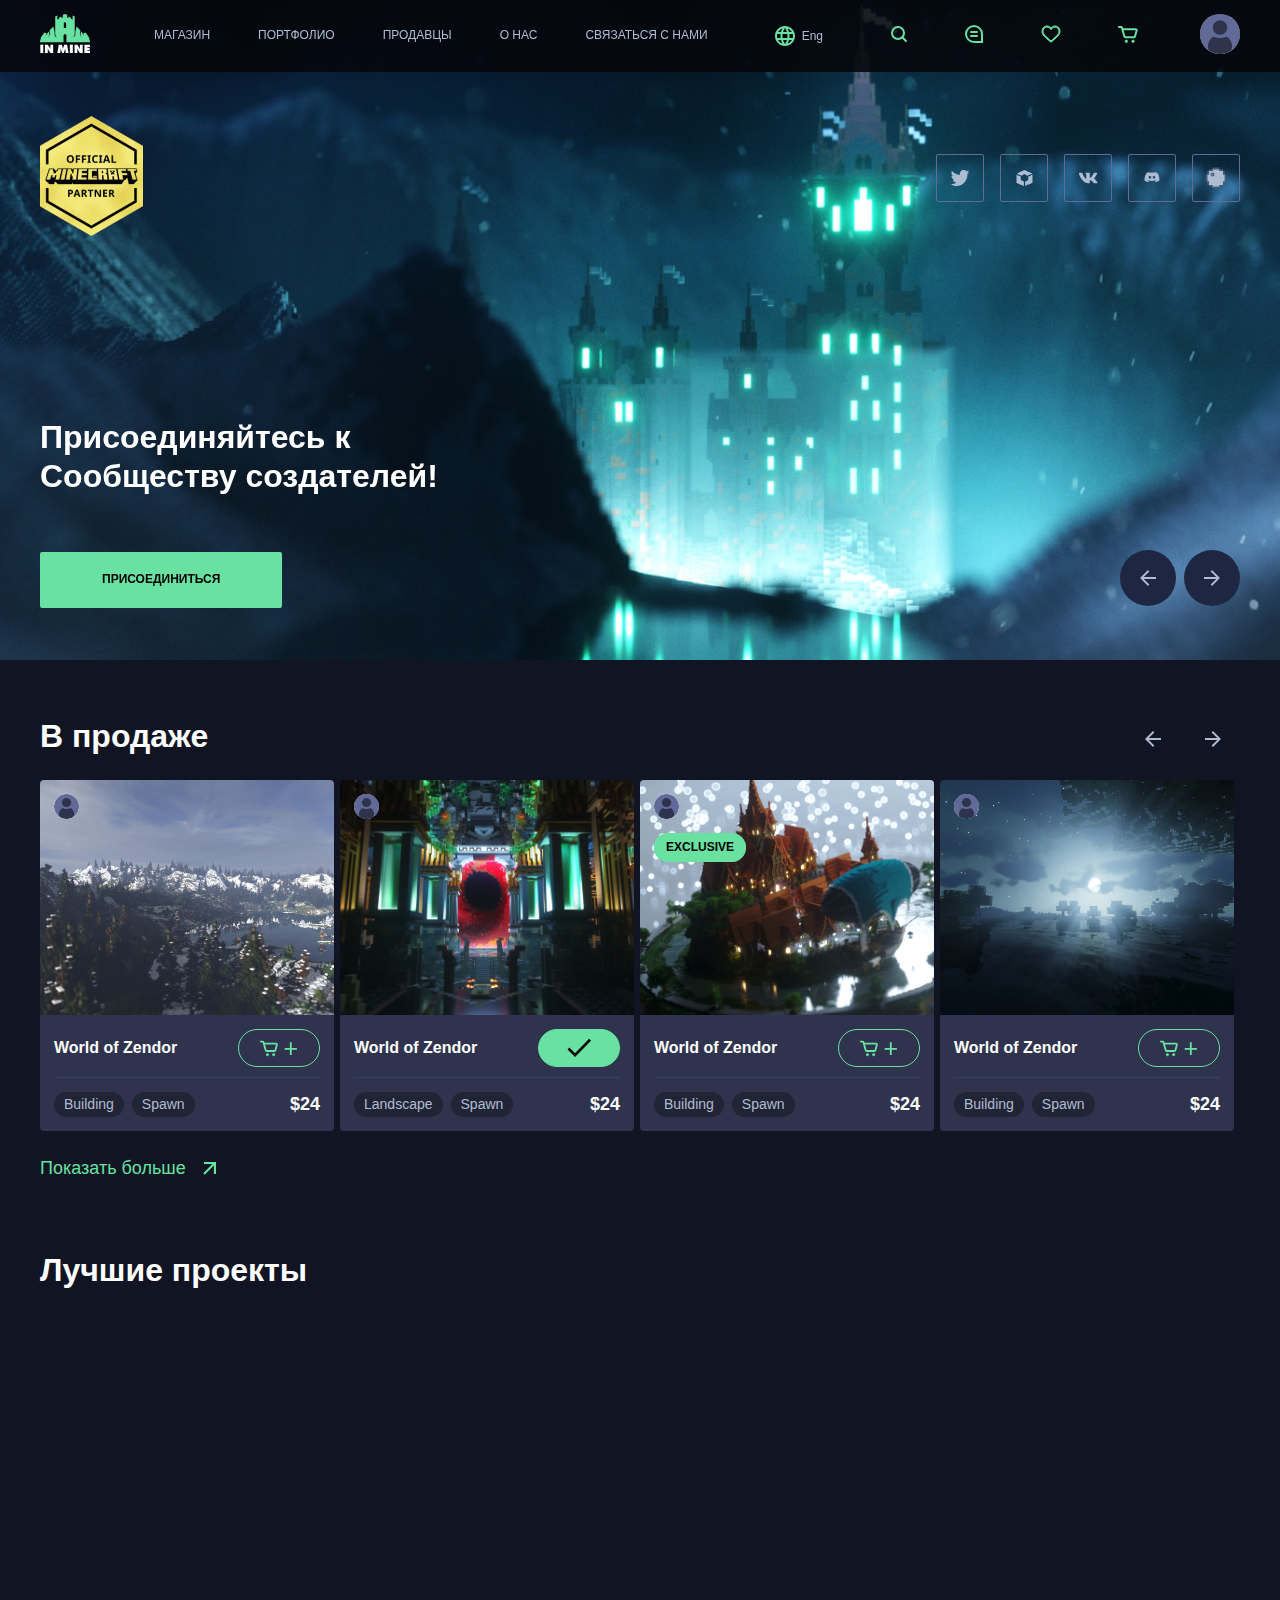
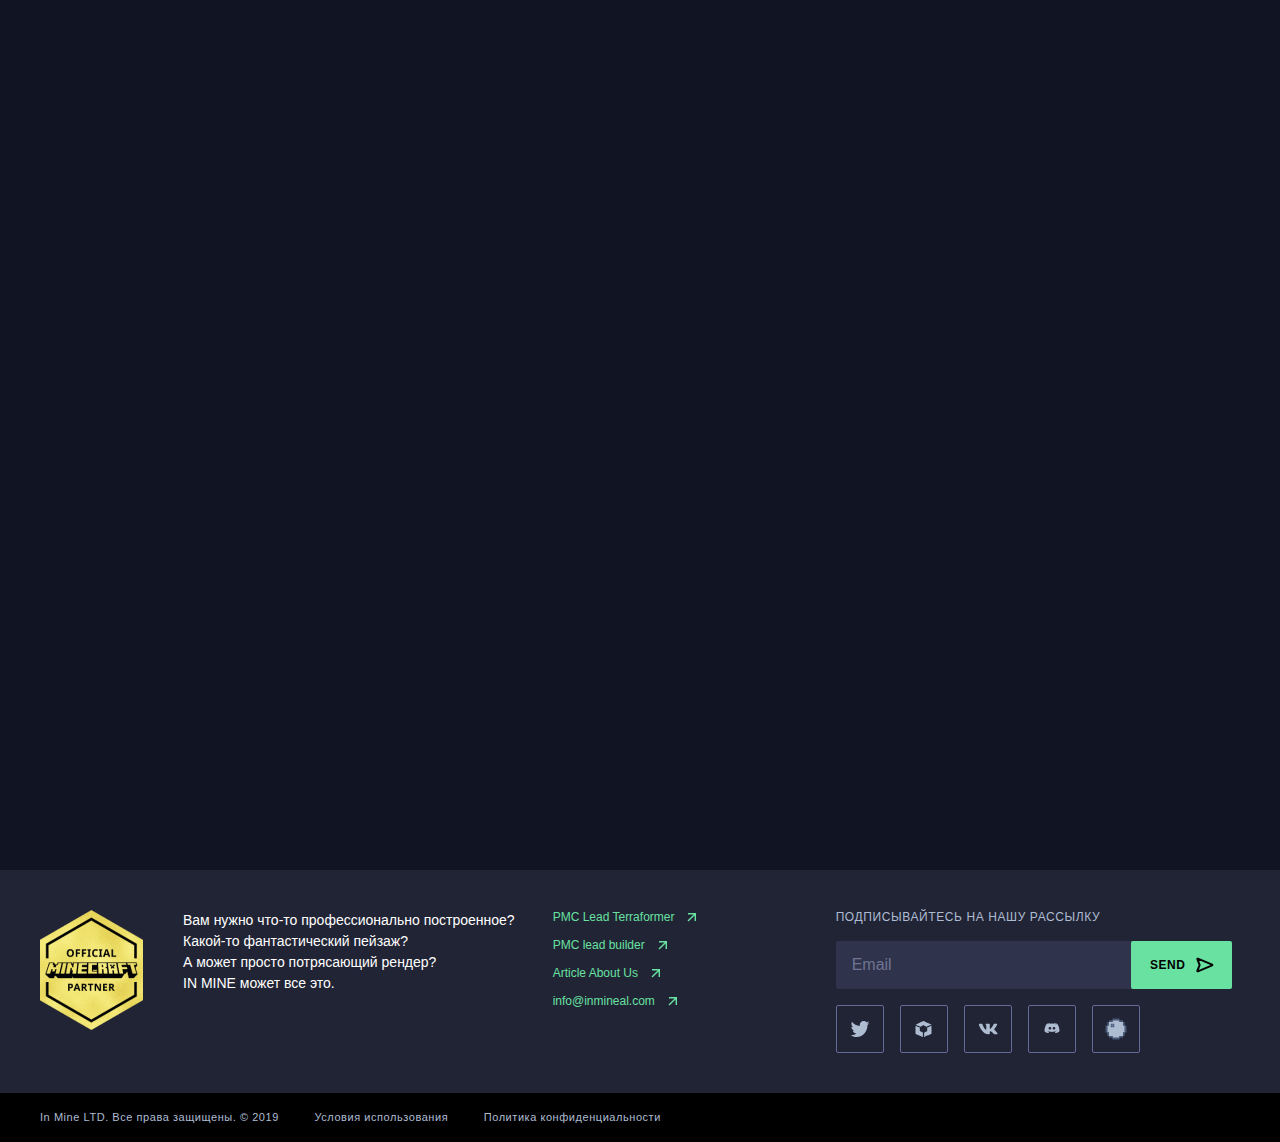
<file: app/index.html>
<!DOCTYPE html>
<html lang="en">

<head>
  <meta charset="UTF-8">
  <meta name="viewport" content="width=device-width, initial-scale=1.0">
  <title>InMine</title>
  <link rel="stylesheet" href="css/libs.min.css">
  <link rel="stylesheet" href="css/style.min.css">
</head>

<body>
  <div class="wrapper">
    <header class="header header-main">
      <div class="header__inner">
        <div class="header__top-wrapper">
          <div class="container">
            <div class="header__inner-top">
              <div class="header__logo">
                <a class="header__logo-link" href="index.html">
                  <img src="images/icons/header-logo-top.svg" alt="">
                </a>
              </div>
              <div class="menu-btn">
                <div class="menu-btn__row"></div>
                <div class="menu-btn__row"></div>
                <div class="menu-btn__row"></div>
              </div>
              <nav class="header__menu">
                <ul class="header__menu-list">
                  <li class="header__menu-item">
                    <a class="header__menu-link" href="store.html">Магазин</a>
                  </li>
                  <li class="header__menu-item">
                    <a class="header__menu-link" href="portfolio.html">Портфолио</a>
                  </li>
                  <li class="header__menu-item">
                    <a class="header__menu-link" href="sellers.html">Продавцы</a>
                  </li>
                  <li class="header__menu-item">
                    <a class="header__menu-link" href="about-us.html">О нас</a>
                  </li>
                  <li class="header__menu-item">
                    <a class="header__menu-link" href="contact.html">Связаться с нами</a>
                  </li>
                </ul>
              </nav>
              <div class="header__lang">
                <button><img src="images/icons/header-language.svg" alt=""></button>
                <span>Eng</span>
              </div>
              <div class="header__top-icons">
                <ul class="header__icons-list">
                  <li><a href="page-404.html"><img src="images/icons/loupe.svg" alt=""></a></li>
                  <li><a href="page-404.html"><img src="images/icons/comments.svg" alt=""></a></li>
                  <li><a href="page-404.html"><img src="images/icons/like.svg" alt=""></a></li>
                  <li><a href="page-404.html"><img src="images/icons/basket.svg" alt=""></a></li>
                </ul>
              </div>
              <div class="header__top-user">
                <a class="header__user-link" href="product.html">
                  <img src="images/content/user.jpg" alt="">
                </a>
              </div>
            </div>
          </div>
        </div>
        <div class="header__inner-content">
          <div class="container">
            <div class="header__content-top">
              <div class="header__content-logo">
                <a href="product.html">
                  <img src="images/header-content-logo.png" alt="">
                </a>
              </div>
              <ul class="social">
                <a href="page-404.html">
                  <li><svg width="20" height="16" viewBox="0 0 20 16" fill="none" xmlns="http://www.w3.org/2000/svg">
                      <path
                        d="M19.3334 1.89305C18.6464 2.21429 17.9092 2.43216 17.1346 2.52942C17.9255 2.02968 18.5309 1.23702 18.8178 0.295398C18.076 0.758193 17.2571 1.09424 16.3846 1.27641C15.6859 0.489895 14.6921 0 13.5898 0C11.475 0 9.76033 1.80937 9.76033 4.03969C9.76033 4.35601 9.79415 4.66496 9.85949 4.96039C6.67742 4.79174 3.85579 3.18301 1.96732 0.738495C1.6372 1.33425 1.44941 2.02842 1.44941 2.76943C1.44941 4.1714 2.12595 5.40841 3.15244 6.13213C2.52488 6.10999 1.93465 5.92782 1.41793 5.62502V5.67549C1.41793 7.63256 2.73836 9.2659 4.48918 9.63764C4.1684 9.72873 3.83014 9.7792 3.4802 9.7792C3.23293 9.7792 2.9938 9.75335 2.75934 9.70411C3.2469 11.3104 4.66066 12.4785 6.33569 12.5105C5.02576 13.5937 3.37406 14.2374 1.58007 14.2374C1.27098 14.2374 0.966513 14.2177 0.666748 14.182C2.3616 15.3304 4.37373 16 6.53633 16C13.5805 16 17.431 9.84321 17.431 4.50374L17.4181 3.98063C18.1705 3.41439 18.8213 2.70297 19.3334 1.89305Z"
                        fill="#AEBCD2" />
                    </svg>
                  </li>
                </a>
                <a href="page-404.html">
                  <li>
                    <svg width="17" height="16" viewBox="0 0 17 16" fill="none" xmlns="http://www.w3.org/2000/svg">
                      <path fill-rule="evenodd" clip-rule="evenodd"
                        d="M4.58316 1.79933C2.50883 2.78802 0.806093 3.61268 0.799347 3.6319C0.792601 3.65113 0.855869 3.69303 0.939934 3.72499C1.024 3.75692 1.46931 3.95323 1.92956 4.16118C2.38976 4.36916 3.26925 4.76526 3.88397 5.04142C4.49869 5.31762 5.07238 5.57562 5.15884 5.61483C5.2453 5.654 5.33212 5.68608 5.35184 5.68608C5.37156 5.68608 5.83068 5.44431 6.3722 5.14881C6.91371 4.85331 7.49147 4.53991 7.65613 4.45239C7.82079 4.36484 8.05059 4.23974 8.16683 4.17441C8.28306 4.10904 8.39264 4.05557 8.41036 4.05557C8.42808 4.05557 8.59346 4.14737 8.77783 4.25961C9.08699 4.44773 10.6678 5.39915 11.0925 5.6526C11.3156 5.78577 11.3511 5.78679 11.617 5.6675C11.8581 5.55936 15.3532 4.13653 16.0287 3.87151C16.2756 3.77463 16.4775 3.68681 16.4773 3.67638C16.4771 3.66596 16.3559 3.60237 16.2079 3.5351C16.06 3.46783 15.6066 3.26113 15.2004 3.07579C14.7943 2.89044 14.2644 2.64909 14.0229 2.53946C13.3914 2.25276 12.9575 2.05505 10.5773 0.969207C9.40669 0.435196 8.42772 -0.000946428 8.40178 1.54242e-06C8.37587 0.000949513 6.65748 0.810668 4.58316 1.79933ZM0.510986 8.75997V12.7818L0.840301 12.9268C1.02144 13.0066 1.50193 13.2173 1.90808 13.3952C2.31424 13.5731 2.82617 13.7986 3.04572 13.8963C3.26526 13.9941 3.63349 14.156 3.86401 14.2561C4.09453 14.3563 4.56156 14.5611 4.90185 14.7114C5.24215 14.8618 5.72714 15.0749 5.97961 15.1851C6.23209 15.2953 6.75193 15.5238 7.13485 15.6927C7.51777 15.8617 7.84573 16 7.86366 16C7.88158 16 7.89164 15.0007 7.88597 13.7793L7.87567 11.5586L6.33284 10.7593L4.79001 9.95991L4.79604 8.27112L4.80206 6.58237L4.3031 6.3671C4.02867 6.24868 3.30118 5.93354 2.68646 5.66674C1.06651 4.96365 0.541603 4.73811 0.525356 4.73811C0.517453 4.73811 0.510986 6.54794 0.510986 8.75997ZM15.6994 5.08253C15.2603 5.27148 14.6943 5.51761 14.4415 5.62951C14.1887 5.74137 13.8385 5.89247 13.6631 5.9652C13.4878 6.03797 13.0928 6.20769 12.7855 6.34242L12.2266 6.58734V8.28052V9.97375L11.9073 10.137C11.4831 10.354 9.47267 11.3995 9.28306 11.5018L9.13365 11.5825L9.13338 13.7912C9.13318 15.0061 9.14795 16 9.16615 16C9.18435 16 9.46728 15.8827 9.79484 15.7393C10.726 15.3317 12.5087 14.5466 12.9052 14.3695C13.1028 14.2812 13.3363 14.1791 13.4241 14.1425C13.5719 14.081 14.2329 13.7901 15.1006 13.4047C15.2982 13.3169 15.6907 13.1452 15.9729 13.0231C16.255 12.9009 16.4931 12.7828 16.5021 12.7605C16.511 12.7382 16.5137 10.9243 16.508 8.72952L16.4977 4.73906L15.6994 5.08253Z"
                        fill="#AEBCD2" />
                    </svg>
                  </li>
                </a>
                <a href="page-404.html">
                  <li>
                    <svg width="20" height="12" viewBox="0 0 20 12" fill="none" xmlns="http://www.w3.org/2000/svg">
                      <path
                        d="M19.1142 1.38897C19.2446 0.972233 19.1142 0.666626 18.4975 0.666626H16.4546C15.9348 0.666626 15.6973 0.931008 15.5668 1.22138C15.5668 1.22138 14.5282 3.65817 13.0563 5.23818C12.5813 5.69794 12.3642 5.84312 12.1052 5.84312C11.9758 5.84312 11.7876 5.69794 11.7876 5.2812V1.38897C11.7876 0.888886 11.6376 0.666626 11.2044 0.666626H7.99434C7.67016 0.666626 7.47454 0.897848 7.47454 1.11831C7.47454 1.59151 8.21046 1.70085 8.28591 3.03441V5.92737C8.28591 6.56098 8.1676 6.6766 7.90677 6.6766C7.21464 6.6766 5.53041 4.23084 4.53086 1.43109C4.33617 0.887093 4.13961 0.667523 3.61795 0.667523H1.57601C0.991931 0.667523 0.875488 0.931904 0.875488 1.22228C0.875488 1.74387 1.56762 4.32495 4.09956 7.7386C5.78751 10.0696 8.16388 11.3333 10.3288 11.3333C11.6264 11.3333 11.7866 11.0528 11.7866 10.5688V8.80688C11.7866 8.24586 11.9105 8.13293 12.3214 8.13293C12.6232 8.13293 13.143 8.27991 14.3549 9.40286C15.7392 10.7346 15.9683 11.3324 16.7462 11.3324H18.7881C19.3713 11.3324 19.6628 11.0519 19.4952 10.498C19.3117 9.94686 18.6503 9.14475 17.7727 8.19567C17.2958 7.65436 16.5832 7.07182 16.3661 6.78056C16.0634 6.40505 16.1509 6.23925 16.3661 5.90586C16.367 5.90675 18.8552 2.53522 19.1142 1.38897Z"
                        fill="#AEBCD2" />
                    </svg>
                  </li>
                </a>
                <a href="page-404.html">
                  <li>
                    <svg width="16" height="12" viewBox="0 0 16 12" fill="none" xmlns="http://www.w3.org/2000/svg">
                      <path fill-rule="evenodd" clip-rule="evenodd"
                        d="M5.95667 0.000485895C5.95667 0.000485895 4.22864 -0.0629029 2.36432 1.25835C2.36432 1.25835 0.5 4.3723 0.5 8.21126C0.5 8.21126 1.53336 9.93463 4.36697 10C4.36697 10 4.78092 9.47209 5.19894 9.00758C3.6072 8.54405 2.9878 7.61699 2.9878 7.61699L3.51973 7.88045C3.62253 7.92109 3.72572 7.96242 3.82966 8.00405L3.82978 8.0041C5.2991 8.5926 6.91646 9.24039 9.65582 8.80751L9.69873 8.79825C10.3039 8.66769 10.91 8.53692 11.5151 8.27762C11.626 8.22307 11.744 8.16853 11.8681 8.11115L11.8683 8.11104C12.1949 7.9601 12.5642 7.7894 12.9583 7.54766C12.9583 7.54766 12.3379 8.47472 10.68 8.93825C11.0218 9.39979 11.5018 9.92869 11.5018 9.92869C13.8244 9.88 14.9834 8.71423 15.3605 8.33495C15.4437 8.25134 15.4888 8.20595 15.5 8.21918C15.5 4.38617 13.6245 1.26627 13.6245 1.26627C11.9483 0.0727876 10.382 0.0193041 10.086 0.0183129L9.89687 0.199564C12.0378 0.793831 13.0742 1.72188 13.0742 1.72188C9.96806 0.232249 6.61269 0.147071 3.54007 1.32372C3.05696 1.52478 2.78031 1.65651 2.78031 1.65651C2.78031 1.65651 3.81469 0.664082 6.09601 0.134195L5.95667 0.000485895ZM10.0921 0.0133609L10.1257 0.00147579H10.1044L10.0921 0.0133609ZM11.3493 5.28263C11.3493 6.01197 10.7422 6.60322 9.99319 6.60322C9.24423 6.60322 8.63708 6.01197 8.63708 5.28263C8.63708 4.55328 9.24423 3.96204 9.99319 3.96204C10.7422 3.96204 11.3493 4.55328 11.3493 5.28263ZM5.92498 6.60322C6.67394 6.60322 7.2811 6.01197 7.2811 5.28263C7.2811 4.55328 6.67394 3.96204 5.92498 3.96204C5.17602 3.96204 4.56887 4.55328 4.56887 5.28263C4.56887 6.01197 5.17602 6.60322 5.92498 6.60322Z"
                        fill="#AEBCD2" />
                    </svg>
                  </li>
                </a>
                <a href="page-404.html">
                  <li>
                    <svg width="22" height="22" viewBox="0 0 22 22" fill="none" xmlns="http://www.w3.org/2000/svg">
                      <path
                        d="M4 7.50024V4.00024H7.5V2.25024H14.5V4.00024H18V7.50024H19.75V14.5002H18V18.0002H14.5V19.7502H7.5V18.0002H4V14.5002H2.25V7.50024H4Z"
                        fill="#AEBCD2" />
                      <rect x="0.5" y="7.50024" width="1.75" height="1.75" fill="#495D7B" />
                      <rect x="0.5" y="9.24976" width="1.75" height="1.75" fill="#495D7B" />
                      <rect x="2.25" y="3.99976" width="1.75" height="1.75" fill="#495D7B" />
                      <rect x="4" y="2.25024" width="1.75" height="1.75" fill="#495D7B" />
                      <rect x="5.75" y="2.25024" width="1.75" height="1.75" fill="#495D7B" />
                      <rect x="14.5" y="2.25024" width="1.75" height="1.75" fill="#495D7B" />
                      <rect x="16.25" y="2.25024" width="1.75" height="1.75" fill="#495D7B" />
                      <rect x="7.5" y="0.5" width="1.75" height="1.75" fill="#495D7B" />
                      <rect x="9.25" y="0.5" width="1.75" height="1.75" fill="#495D7B" />
                      <rect x="11" y="0.5" width="1.75" height="1.75" fill="#495D7B" />
                      <rect x="12.75" y="0.5" width="1.75" height="1.75" fill="#495D7B" />
                      <rect x="2.25" y="5.75" width="1.75" height="1.75" fill="#495D7B" />
                      <rect x="5.75" y="5.75" width="1.75" height="1.75" fill="#495D7B" />
                      <rect x="7.5" y="5.75" width="1.75" height="1.75" fill="#495D7B" />
                      <rect x="5.75" y="7.50024" width="1.75" height="1.75" fill="#495D7B" />
                      <rect x="7.5" y="7.50024" width="1.75" height="1.75" fill="#495D7B" />
                      <rect x="0.5" y="11" width="1.75" height="1.75" fill="#495D7B" />
                      <rect x="0.5" y="12.7502" width="1.75" height="1.75" fill="#495D7B" />
                      <rect width="1.75" height="1.75" transform="matrix(-1 0 0 1 21.5 7.50024)" fill="#495D7B" />
                      <rect width="1.75" height="1.75" transform="matrix(-1 0 0 1 21.5 9.24976)" fill="#495D7B" />
                      <rect width="1.75" height="1.75" transform="matrix(-1 0 0 1 19.75 3.99976)" fill="#495D7B" />
                      <rect width="1.75" height="1.75" transform="matrix(-1 0 0 1 19.75 5.75)" fill="#495D7B" />
                      <rect width="1.75" height="1.75" transform="matrix(1 0 0 -1 2.25 18.0002)" fill="#495D7B" />
                      <rect width="1.75" height="1.75" transform="matrix(1 0 0 -1 4 19.7498)" fill="#495D7B" />
                      <rect width="1.75" height="1.75" transform="matrix(1 0 0 -1 5.75 19.7498)" fill="#495D7B" />
                      <rect width="1.75" height="1.75" transform="matrix(1 0 0 -1 14.5 19.7498)" fill="#495D7B" />
                      <rect width="1.75" height="1.75" transform="matrix(1 0 0 -1 16.25 19.7498)" fill="#495D7B" />
                      <rect width="1.75" height="1.75" transform="matrix(1 0 0 -1 7.5 21.5)" fill="#495D7B" />
                      <rect width="1.75" height="1.75" transform="matrix(1 0 0 -1 9.25 21.5)" fill="#495D7B" />
                      <rect width="1.75" height="1.75" transform="matrix(1 0 0 -1 11 21.5)" fill="#495D7B" />
                      <rect width="1.75" height="1.75" transform="matrix(1 0 0 -1 12.75 21.5)" fill="#495D7B" />
                      <rect width="1.75" height="1.75" transform="matrix(1 0 0 -1 2.25 16.25)" fill="#495D7B" />
                      <rect x="19.75" y="18.0002" width="1.75" height="1.75" transform="rotate(-180 19.75 18.0002)"
                        fill="#495D7B" />
                      <rect x="19.75" y="16.25" width="1.75" height="1.75" transform="rotate(-180 19.75 16.25)"
                        fill="#495D7B" />
                      <rect width="1.75" height="1.75" transform="matrix(-1 0 0 1 21.5 11)" fill="#495D7B" />
                      <rect width="1.75" height="1.75" transform="matrix(-1 0 0 1 21.5 12.7502)" fill="#495D7B" />
                    </svg>
                  </li>
                </a>
              </ul>
            </div>
            <div class="header__content-bottom">
              <h1 class="header__title animate__animated animate__zoomInDown">
                Присоединяйтесь к<br>
                Сообществу создателей!
              </h1>
              <a class="header__bottom-link animate__animated animate__zoomInLeft"
                href="sellers.html">Присоединиться</a>
            </div>
          </div>
        </div>
      </div>
    </header>
    <section class="header-bg">
      <div class="header-bg__inner">
        <div class="header__inner-item" style="background-image: url(images/header-bg.jpg);"></div>
        <div class="header__inner-item" style="background-image: url(images/header-bg-3.jpg);"></div>
        <div class="header__inner-item" style="background-image: url(images/header-bg--3.jpg);"></div>
        <div class="header__inner-item" style="background-image: url(images/header-bg-4.jpg);"></div>
        <div class="header__inner-item" style="background-image: url(images/header-bg-2.jpg);"></div>
      </div>
      <div class="container container-slider">
        <div class="slick-arrows"></div>
      </div>
    </section>
    <section class="on-sale page-bg">
      <div class="container">
        <h3 class="section-title">
          В продаже
        </h3>
        <div class="on-sale__inner">
          <div class="on-sale__item wow animate__animated animate__fadeInUp" data-wow-delay="0.3s">
            <a class="best-projects__item-user" href="product.html">
              <img src="images/content/user.jpg" alt="">
            </a>
            <a class="on-sale__item-img" href="product.html">
              <a class="icons-box" href="product.html">
                <img src="images/icons/like-product.svg" alt="">
              </a>
              <div class="on-sale__item-img--hov on-sale__item-img">
                <img src="images/content/product-img.png" alt="">
              </div>
            </a>
            <div class="on-sale__item-content">
              <div class="on-sale__item-title on-sale__item-title--defualt">
                <div class="on-sale__item-hov">
                  <a class="on-sale__item-name" href="product.html">World of Zendor</a>
                  <div class="product-area">12000 х 12000</div>
                </div>
                <button type="button"><svg width="22" height="22" viewBox="0 0 24 24" fill="none"
                    xmlns="http://www.w3.org/2000/svg">
                    <path
                      d="M6.375 7.28571L5.40397 7.52468L5.4079 7.54064L5.41235 7.55646L6.375 7.28571ZM3 4C2.44772 4 2 4.44772 2 5C2 5.55228 2.44772 6 3 6V4ZM8.4199 14.5565L9.38255 14.2857L8.4199 14.5565ZM20.6426 8.55646L19.68 8.28572L20.6426 8.55646ZM19.9178 14.8272L21.6053 8.82721L19.68 8.28572L17.9925 14.2857L19.9178 14.8272ZM19.68 6.28571H6.375V8.28571H19.68V6.28571ZM5.41235 7.55646L7.45725 14.8272L9.38255 14.2857L7.33765 7.01497L5.41235 7.55646ZM9.38255 16.2857H17.9925V14.2857H9.38255V16.2857ZM7.34603 7.04675L6.97081 5.52207L5.02876 6L5.40397 7.52468L7.34603 7.04675ZM5.02876 4H3V6H5.02876V4ZM6.97081 5.52207C6.75085 4.62826 5.94924 4 5.02876 4V6L5.02876 6L6.97081 5.52207ZM7.45725 14.8272C7.69984 15.6898 8.48652 16.2857 9.38255 16.2857V14.2857L9.38255 14.2857L7.45725 14.8272ZM21.6053 8.82721C21.9641 7.55139 21.0053 6.28571 19.68 6.28571V8.28571V8.28572L21.6053 8.82721ZM17.9925 14.2857V16.2857C18.8885 16.2857 19.6752 15.6898 19.9178 14.8272L17.9925 14.2857Z"
                      fill="#68E1A1" />
                    <path
                      d="M11.5 19.2856C11.5 19.9637 10.9609 20.4999 10.3125 20.4999C9.66406 20.4999 9.125 19.9637 9.125 19.2856C9.125 18.6075 9.66406 18.0713 10.3125 18.0713C10.9609 18.0713 11.5 18.6075 11.5 19.2856Z"
                      fill="#68E1A1" stroke="#68E1A1" />
                    <path
                      d="M18.25 19.2856C18.25 19.9637 17.7109 20.4999 17.0625 20.4999C16.4141 20.4999 15.875 19.9637 15.875 19.2856C15.875 18.6075 16.4141 18.0713 17.0625 18.0713C17.7109 18.0713 18.25 18.6075 18.25 19.2856Z"
                      fill="#68E1A1" stroke="#68E1A1" />
                  </svg>
                </button>
              </div>
              <div class="on-sale__info">
                <a class="on-sale__tag" href="product.html">Building</a>
                <a class="on-sale__tag" href="product.html">Spawn</a>
                <a class="on-sale__tag on-sale__tag--more" href="product.html">more</a>
                <div class="on-sale__price">$24</div>
              </div>
            </div>
          </div>
          <div class="on-sale__item on-sale__item--saled animate__animated animate__fadeInUp wow" data-wow-delay="0.5s">
            <a class="best-projects__item-user" href="product.html">
              <img src="images/content/user.jpg" alt="">
            </a>
            <a class="on-sale__item-img" href="product.html">
              <a class="icons-box" href="product.html">
                <img src="images/icons/like-product.svg" alt="">
              </a>
              <a class="icons-box icons-box--pencil" href="product.html">
                <img src="images/icons/pencil.svg" alt="">
              </a>
              <a class="icons-box icons-box--mess" href="product.html">
                <img src="images/icons/mess.svg" alt="">
              </a>
              <div class="on-sale__item-img--hov on-sale__item-img">
                <img src="images/Component.png" alt="">
              </div>
            </a>
            <div class="on-sale__item-content">
              <div class="on-sale__item-title">
                <a class="on-sale__item-name" href="product.html">World of Zendor</a>
                <button type="button"><img src="images/icons/marker.svg" alt=""></button>
              </div>
              <div class="on-sale__info">
                <a class="on-sale__tag" href="product.html">Landscape</a>
                <a class="on-sale__tag" href="product.html">Spawn</a>
                <div class="on-sale__price">$24</div>
              </div>
            </div>
          </div>
          <div class="on-sale__item on-sale__item--exclusive animate__animated animate__fadeInUp wow"
            data-wow-delay="0.7s">
            <a class="best-projects__item-user" href="product.html">
              <img src="images/content/user.jpg" alt="">
            </a>
            <a class="on-sale__item-img" href="product.html">
              <a class="icons-box" href="product.html">
                <img src="images/icons/like-product.svg" alt="">
              </a>
              <div class="on-sale__item-img--hov on-sale__item-img">
                <img src="images/main.png" alt="">
              </div>
            </a>
            <div class="on-sale__item-content">
              <div class="on-sale__item-title on-sale__item-title--defualt">
                <div class="on-sale__item-hov">
                  <a class="on-sale__item-name" href="product.html">World of Zendor</a>
                  <div class="product-area">12000 х 12000</div>
                </div>
                <button type="button"><svg width="22" height="22" viewBox="0 0 24 24" fill="none"
                    xmlns="http://www.w3.org/2000/svg">
                    <path
                      d="M6.375 7.28571L5.40397 7.52468L5.4079 7.54064L5.41235 7.55646L6.375 7.28571ZM3 4C2.44772 4 2 4.44772 2 5C2 5.55228 2.44772 6 3 6V4ZM8.4199 14.5565L9.38255 14.2857L8.4199 14.5565ZM20.6426 8.55646L19.68 8.28572L20.6426 8.55646ZM19.9178 14.8272L21.6053 8.82721L19.68 8.28572L17.9925 14.2857L19.9178 14.8272ZM19.68 6.28571H6.375V8.28571H19.68V6.28571ZM5.41235 7.55646L7.45725 14.8272L9.38255 14.2857L7.33765 7.01497L5.41235 7.55646ZM9.38255 16.2857H17.9925V14.2857H9.38255V16.2857ZM7.34603 7.04675L6.97081 5.52207L5.02876 6L5.40397 7.52468L7.34603 7.04675ZM5.02876 4H3V6H5.02876V4ZM6.97081 5.52207C6.75085 4.62826 5.94924 4 5.02876 4V6L5.02876 6L6.97081 5.52207ZM7.45725 14.8272C7.69984 15.6898 8.48652 16.2857 9.38255 16.2857V14.2857L9.38255 14.2857L7.45725 14.8272ZM21.6053 8.82721C21.9641 7.55139 21.0053 6.28571 19.68 6.28571V8.28571V8.28572L21.6053 8.82721ZM17.9925 14.2857V16.2857C18.8885 16.2857 19.6752 15.6898 19.9178 14.8272L17.9925 14.2857Z"
                      fill="#68E1A1" />
                    <path
                      d="M11.5 19.2856C11.5 19.9637 10.9609 20.4999 10.3125 20.4999C9.66406 20.4999 9.125 19.9637 9.125 19.2856C9.125 18.6075 9.66406 18.0713 10.3125 18.0713C10.9609 18.0713 11.5 18.6075 11.5 19.2856Z"
                      fill="#68E1A1" stroke="#68E1A1" />
                    <path
                      d="M18.25 19.2856C18.25 19.9637 17.7109 20.4999 17.0625 20.4999C16.4141 20.4999 15.875 19.9637 15.875 19.2856C15.875 18.6075 16.4141 18.0713 17.0625 18.0713C17.7109 18.0713 18.25 18.6075 18.25 19.2856Z"
                      fill="#68E1A1" stroke="#68E1A1" />
                  </svg>
                </button>
              </div>
              <div class="on-sale__info">
                <a class="on-sale__tag" href="product.html">Building</a>
                <a class="on-sale__tag" href="product.html">Spawn</a>
                <a class="on-sale__tag on-sale__tag--more" href="product.html">more</a>
                <div class="on-sale__price">$24</div>
              </div>
            </div>
          </div>
          <div class="on-sale__item animate__animated animate__fadeInUp wow" data-wow-delay="0.9s">
            <a class="best-projects__item-user" href="product.html">
              <img src="images/content/user.jpg" alt="">
            </a>
            <a class="on-sale__item-img" href="product.html">
              <a class="icons-box" href="product.html">
                <img src="images/icons/like-product.svg" alt="">
              </a>
              <div class="on-sale__item-img--hov on-sale__item-img">
                <img src="images/header-bg-2.jpg" alt="">
              </div>
            </a>
            <div class="on-sale__item-content">
              <div class="on-sale__item-title on-sale__item-title--defualt">
                <div class="on-sale__item-hov">
                  <a class="on-sale__item-name" href="product.html">World of Zendor</a>
                  <div class="product-area">12000 х 12000</div>
                </div>
                <button type="button"><svg width="22" height="22" viewBox="0 0 24 24" fill="none"
                    xmlns="http://www.w3.org/2000/svg">
                    <path
                      d="M6.375 7.28571L5.40397 7.52468L5.4079 7.54064L5.41235 7.55646L6.375 7.28571ZM3 4C2.44772 4 2 4.44772 2 5C2 5.55228 2.44772 6 3 6V4ZM8.4199 14.5565L9.38255 14.2857L8.4199 14.5565ZM20.6426 8.55646L19.68 8.28572L20.6426 8.55646ZM19.9178 14.8272L21.6053 8.82721L19.68 8.28572L17.9925 14.2857L19.9178 14.8272ZM19.68 6.28571H6.375V8.28571H19.68V6.28571ZM5.41235 7.55646L7.45725 14.8272L9.38255 14.2857L7.33765 7.01497L5.41235 7.55646ZM9.38255 16.2857H17.9925V14.2857H9.38255V16.2857ZM7.34603 7.04675L6.97081 5.52207L5.02876 6L5.40397 7.52468L7.34603 7.04675ZM5.02876 4H3V6H5.02876V4ZM6.97081 5.52207C6.75085 4.62826 5.94924 4 5.02876 4V6L5.02876 6L6.97081 5.52207ZM7.45725 14.8272C7.69984 15.6898 8.48652 16.2857 9.38255 16.2857V14.2857L9.38255 14.2857L7.45725 14.8272ZM21.6053 8.82721C21.9641 7.55139 21.0053 6.28571 19.68 6.28571V8.28571V8.28572L21.6053 8.82721ZM17.9925 14.2857V16.2857C18.8885 16.2857 19.6752 15.6898 19.9178 14.8272L17.9925 14.2857Z"
                      fill="#68E1A1" />
                    <path
                      d="M11.5 19.2856C11.5 19.9637 10.9609 20.4999 10.3125 20.4999C9.66406 20.4999 9.125 19.9637 9.125 19.2856C9.125 18.6075 9.66406 18.0713 10.3125 18.0713C10.9609 18.0713 11.5 18.6075 11.5 19.2856Z"
                      fill="#68E1A1" stroke="#68E1A1" />
                    <path
                      d="M18.25 19.2856C18.25 19.9637 17.7109 20.4999 17.0625 20.4999C16.4141 20.4999 15.875 19.9637 15.875 19.2856C15.875 18.6075 16.4141 18.0713 17.0625 18.0713C17.7109 18.0713 18.25 18.6075 18.25 19.2856Z"
                      fill="#68E1A1" stroke="#68E1A1" />
                  </svg>
                </button>
              </div>
              <div class="on-sale__info">
                <a class="on-sale__tag" href="product.html">Building</a>
                <a class="on-sale__tag" href="product.html">Spawn</a>
                <a class="on-sale__tag on-sale__tag--more" href="product.html">more</a>
                <div class="on-sale__price">$24</div>
              </div>
            </div>
          </div>
          <div class="on-sale__item">
            <a class="best-projects__item-user" href="product.html">
              <img src="images/content/user.jpg" alt="">
            </a>
            <a class="on-sale__item-img" href="product.html">
              <a class="icons-box" href="product.html">
                <img src="images/icons/like-product.svg" alt="">
              </a>
              <div class="on-sale__item-img--hov on-sale__item-img">
                <img src="images/header-bg-3.jpg" alt="">
              </div>
            </a>
            <div class="on-sale__item-content">
              <div class="on-sale__item-title on-sale__item-title--defualt">
                <div class="on-sale__item-hov">
                  <a class="on-sale__item-name" href="product.html">World of Zendor</a>
                  <div class="product-area">12000 х 12000</div>
                </div>
                <button type="button"><svg width="22" height="22" viewBox="0 0 24 24" fill="none"
                    xmlns="http://www.w3.org/2000/svg">
                    <path
                      d="M6.375 7.28571L5.40397 7.52468L5.4079 7.54064L5.41235 7.55646L6.375 7.28571ZM3 4C2.44772 4 2 4.44772 2 5C2 5.55228 2.44772 6 3 6V4ZM8.4199 14.5565L9.38255 14.2857L8.4199 14.5565ZM20.6426 8.55646L19.68 8.28572L20.6426 8.55646ZM19.9178 14.8272L21.6053 8.82721L19.68 8.28572L17.9925 14.2857L19.9178 14.8272ZM19.68 6.28571H6.375V8.28571H19.68V6.28571ZM5.41235 7.55646L7.45725 14.8272L9.38255 14.2857L7.33765 7.01497L5.41235 7.55646ZM9.38255 16.2857H17.9925V14.2857H9.38255V16.2857ZM7.34603 7.04675L6.97081 5.52207L5.02876 6L5.40397 7.52468L7.34603 7.04675ZM5.02876 4H3V6H5.02876V4ZM6.97081 5.52207C6.75085 4.62826 5.94924 4 5.02876 4V6L5.02876 6L6.97081 5.52207ZM7.45725 14.8272C7.69984 15.6898 8.48652 16.2857 9.38255 16.2857V14.2857L9.38255 14.2857L7.45725 14.8272ZM21.6053 8.82721C21.9641 7.55139 21.0053 6.28571 19.68 6.28571V8.28571V8.28572L21.6053 8.82721ZM17.9925 14.2857V16.2857C18.8885 16.2857 19.6752 15.6898 19.9178 14.8272L17.9925 14.2857Z"
                      fill="#68E1A1" />
                    <path
                      d="M11.5 19.2856C11.5 19.9637 10.9609 20.4999 10.3125 20.4999C9.66406 20.4999 9.125 19.9637 9.125 19.2856C9.125 18.6075 9.66406 18.0713 10.3125 18.0713C10.9609 18.0713 11.5 18.6075 11.5 19.2856Z"
                      fill="#68E1A1" stroke="#68E1A1" />
                    <path
                      d="M18.25 19.2856C18.25 19.9637 17.7109 20.4999 17.0625 20.4999C16.4141 20.4999 15.875 19.9637 15.875 19.2856C15.875 18.6075 16.4141 18.0713 17.0625 18.0713C17.7109 18.0713 18.25 18.6075 18.25 19.2856Z"
                      fill="#68E1A1" stroke="#68E1A1" />
                  </svg>
                </button>
              </div>
              <div class="on-sale__info">
                <a class="on-sale__tag" href="product.html">Building</a>
                <a class="on-sale__tag" href="product.html">Spawn</a>
                <a class="on-sale__tag on-sale__tag--more" href="product.html">more</a>
                <div class="on-sale__price">$24</div>
              </div>
            </div>
          </div>
          <div class="on-sale__item on-sale__item--saled">
            <a class="best-projects__item-user" href="product.html">
              <img src="images/content/user.jpg" alt="">
            </a>
            <a class="on-sale__item-img" href="product.html">
              <a class="icons-box" href="product.html">
                <img src="images/icons/like-product.svg" alt="">
              </a>
              <a class="icons-box icons-box--pencil" href="product.html">
                <img src="images/icons/pencil.svg" alt="">
              </a>
              <a class="icons-box icons-box--mess" href="product.html">
                <img src="images/icons/mess.svg" alt="">
              </a>
              <div class="on-sale__item-img--hov on-sale__item-img">
                <img src="images/header-bg-4.jpg" alt="">
              </div>
            </a>
            <div class="on-sale__item-content">
              <div class="on-sale__item-title">
                <a class="on-sale__item-name" href="product.html">World of Zendor</a>
                <button type="button"><img src="images/icons/marker.svg" alt=""></button>
              </div>
              <div class="on-sale__info">
                <a class="on-sale__tag" href="product.html">Landscape</a>
                <a class="on-sale__tag" href="product.html">Spawn</a>
                <div class="on-sale__price">$24</div>
              </div>
            </div>
          </div>
          <div class="on-sale__item">
            <a class="best-projects__item-user" href="product.html">
              <img src="images/content/user.jpg" alt="">
            </a>
            <a class="on-sale__item-img" href="product.html">
              <a class="icons-box" href="product.html">
                <img src="images/icons/like-product.svg" alt="">
              </a>
              <div class="on-sale__item-img--hov on-sale__item-img">
                <img src="images/slider-bg.jpg" alt="">
              </div>
            </a>
            <div class="on-sale__item-content">
              <div class="on-sale__item-title on-sale__item-title--defualt">
                <div class="on-sale__item-hov">
                  <a class="on-sale__item-name" href="product.html">World of Zendor</a>
                  <div class="product-area">12000 х 12000</div>
                </div>
                <button type="button"><svg width="22" height="22" viewBox="0 0 24 24" fill="none"
                    xmlns="http://www.w3.org/2000/svg">
                    <path
                      d="M6.375 7.28571L5.40397 7.52468L5.4079 7.54064L5.41235 7.55646L6.375 7.28571ZM3 4C2.44772 4 2 4.44772 2 5C2 5.55228 2.44772 6 3 6V4ZM8.4199 14.5565L9.38255 14.2857L8.4199 14.5565ZM20.6426 8.55646L19.68 8.28572L20.6426 8.55646ZM19.9178 14.8272L21.6053 8.82721L19.68 8.28572L17.9925 14.2857L19.9178 14.8272ZM19.68 6.28571H6.375V8.28571H19.68V6.28571ZM5.41235 7.55646L7.45725 14.8272L9.38255 14.2857L7.33765 7.01497L5.41235 7.55646ZM9.38255 16.2857H17.9925V14.2857H9.38255V16.2857ZM7.34603 7.04675L6.97081 5.52207L5.02876 6L5.40397 7.52468L7.34603 7.04675ZM5.02876 4H3V6H5.02876V4ZM6.97081 5.52207C6.75085 4.62826 5.94924 4 5.02876 4V6L5.02876 6L6.97081 5.52207ZM7.45725 14.8272C7.69984 15.6898 8.48652 16.2857 9.38255 16.2857V14.2857L9.38255 14.2857L7.45725 14.8272ZM21.6053 8.82721C21.9641 7.55139 21.0053 6.28571 19.68 6.28571V8.28571V8.28572L21.6053 8.82721ZM17.9925 14.2857V16.2857C18.8885 16.2857 19.6752 15.6898 19.9178 14.8272L17.9925 14.2857Z"
                      fill="#68E1A1" />
                    <path
                      d="M11.5 19.2856C11.5 19.9637 10.9609 20.4999 10.3125 20.4999C9.66406 20.4999 9.125 19.9637 9.125 19.2856C9.125 18.6075 9.66406 18.0713 10.3125 18.0713C10.9609 18.0713 11.5 18.6075 11.5 19.2856Z"
                      fill="#68E1A1" stroke="#68E1A1" />
                    <path
                      d="M18.25 19.2856C18.25 19.9637 17.7109 20.4999 17.0625 20.4999C16.4141 20.4999 15.875 19.9637 15.875 19.2856C15.875 18.6075 16.4141 18.0713 17.0625 18.0713C17.7109 18.0713 18.25 18.6075 18.25 19.2856Z"
                      fill="#68E1A1" stroke="#68E1A1" />
                  </svg>
                </button>
              </div>
              <div class="on-sale__info">
                <a class="on-sale__tag" href="product.html">Building</a>
                <a class="on-sale__tag" href="product.html">Spawn</a>
                <a class="on-sale__tag on-sale__tag--more" href="product.html">more</a>
                <div class="on-sale__price">$24</div>
              </div>
            </div>
          </div>
        </div>
        <a class="on-sale__link" href="store.html">
          Показать больше
        </a>
      </div>
    </section>
    <section class="best-projects">
      <div class="container">
        <div class="section-title">
          Лучшие проекты
        </div>
        <div class="best-projects__inner">
          <a data-wow-delay="0.2s" class="best-projects__item animate__animated animate__rotateInDownLeft wow"
            href="product.html">
            <div class="best-projects__item-user">
              <img src="images/content/user.jpg" alt="">
              <span>Crazyarchitector</span>
            </div>
            <div class="best-projects__item-bg" style="background-image: url(images/content/best-product-1.jpg);"></div>
            <div class="best-projects__item-title">
              World of Zendor
            </div>
          </a>
          <a data-wow-delay="0.3s" class="best-projects__item animate__animated animate__rotateInDownRight wow"
            href="product.html">
            <div class="best-projects__item-user">
              <img src="images/content/user.jpg" alt="">
              <span>Crazyarchitector</span>
            </div>
            <div class="best-projects__item-bg" style="background-image: url(images/header-bg-4.jpg);"></div>
            <div class="best-projects__item-title">
              Super Mega Castle
            </div>
          </a>
          <a data-wow-delay="0.3s" class="best-projects__item animate__animated animate__rotateInDownLeft wow"
            href="product.html">
            <div class="best-projects__item-user">
              <img src="images/content/user.jpg" alt="">
              <span>Crazyarchitector</span>
            </div>
            <div class="best-projects__item-bg" style="background-image: url(images/header-bg-2.jpg);"></div>
            <div class="best-projects__item-title">
              Super Beautiful River
            </div>
          </a>
        </div>
        <a class="on-sale__link animate__animated animate__fadeInLeftBig wow" href="portfolio.html">
          Показать больше
        </a>
      </div>
    </section>
    <footer class="footer">
      <div class="footer__top">
        <div class="container">
          <div class="footer__top-inner">
            <div class="footer__top-info">
              <a class="content-logo" href="product.html">
                <img src="images/header-content-logo.png" alt="">
              </a>
              <p class="header__top-questions">
                Вам нужно что-то профессионально построенное?<br>
                Какой-то фантастический пейзаж?<br>
                А может просто потрясающий рендер?<br>
                IN MINE может все это.
              </p>
              <ul class="header__top-links">
                <li>
                  <a href="page-404.html">PMC Lead Terraformer</a>
                </li>
                <li>
                  <a href="page-404.html">PMC lead builder</a>
                </li>
                <li>
                  <a href="page-404.html">Article About Us</a>
                </li>
                <li>
                  <a class="footer__mail" href="mailto:info@inmineal.com">info@inmineal.com</a>
                </li>
              </ul>
              <div class="header__form">
                <h3 class="header__form-title">
                  подписывайтесь на нашу рассылку
                </h3>
                <form>
                  <input type="text" placeholder="Email">
                  <button type="submit">send</button>
                </form>
                <ul class="social">
                  <a href="product.html">
                    <li><svg width="20" height="16" viewBox="0 0 20 16" fill="none" xmlns="http://www.w3.org/2000/svg">
                        <path
                          d="M19.3334 1.89305C18.6464 2.21429 17.9092 2.43216 17.1346 2.52942C17.9255 2.02968 18.5309 1.23702 18.8178 0.295398C18.076 0.758193 17.2571 1.09424 16.3846 1.27641C15.6859 0.489895 14.6921 0 13.5898 0C11.475 0 9.76033 1.80937 9.76033 4.03969C9.76033 4.35601 9.79415 4.66496 9.85949 4.96039C6.67742 4.79174 3.85579 3.18301 1.96732 0.738495C1.6372 1.33425 1.44941 2.02842 1.44941 2.76943C1.44941 4.1714 2.12595 5.40841 3.15244 6.13213C2.52488 6.10999 1.93465 5.92782 1.41793 5.62502V5.67549C1.41793 7.63256 2.73836 9.2659 4.48918 9.63764C4.1684 9.72873 3.83014 9.7792 3.4802 9.7792C3.23293 9.7792 2.9938 9.75335 2.75934 9.70411C3.2469 11.3104 4.66066 12.4785 6.33569 12.5105C5.02576 13.5937 3.37406 14.2374 1.58007 14.2374C1.27098 14.2374 0.966513 14.2177 0.666748 14.182C2.3616 15.3304 4.37373 16 6.53633 16C13.5805 16 17.431 9.84321 17.431 4.50374L17.4181 3.98063C18.1705 3.41439 18.8213 2.70297 19.3334 1.89305Z"
                          fill="#AEBCD2" />
                      </svg>
                    </li>
                  </a>
                  <a href="product.html">
                    <li>
                      <svg width="17" height="16" viewBox="0 0 17 16" fill="none" xmlns="http://www.w3.org/2000/svg">
                        <path fill-rule="evenodd" clip-rule="evenodd"
                          d="M4.58316 1.79933C2.50883 2.78802 0.806093 3.61268 0.799347 3.6319C0.792601 3.65113 0.855869 3.69303 0.939934 3.72499C1.024 3.75692 1.46931 3.95323 1.92956 4.16118C2.38976 4.36916 3.26925 4.76526 3.88397 5.04142C4.49869 5.31762 5.07238 5.57562 5.15884 5.61483C5.2453 5.654 5.33212 5.68608 5.35184 5.68608C5.37156 5.68608 5.83068 5.44431 6.3722 5.14881C6.91371 4.85331 7.49147 4.53991 7.65613 4.45239C7.82079 4.36484 8.05059 4.23974 8.16683 4.17441C8.28306 4.10904 8.39264 4.05557 8.41036 4.05557C8.42808 4.05557 8.59346 4.14737 8.77783 4.25961C9.08699 4.44773 10.6678 5.39915 11.0925 5.6526C11.3156 5.78577 11.3511 5.78679 11.617 5.6675C11.8581 5.55936 15.3532 4.13653 16.0287 3.87151C16.2756 3.77463 16.4775 3.68681 16.4773 3.67638C16.4771 3.66596 16.3559 3.60237 16.2079 3.5351C16.06 3.46783 15.6066 3.26113 15.2004 3.07579C14.7943 2.89044 14.2644 2.64909 14.0229 2.53946C13.3914 2.25276 12.9575 2.05505 10.5773 0.969207C9.40669 0.435196 8.42772 -0.000946428 8.40178 1.54242e-06C8.37587 0.000949513 6.65748 0.810668 4.58316 1.79933ZM0.510986 8.75997V12.7818L0.840301 12.9268C1.02144 13.0066 1.50193 13.2173 1.90808 13.3952C2.31424 13.5731 2.82617 13.7986 3.04572 13.8963C3.26526 13.9941 3.63349 14.156 3.86401 14.2561C4.09453 14.3563 4.56156 14.5611 4.90185 14.7114C5.24215 14.8618 5.72714 15.0749 5.97961 15.1851C6.23209 15.2953 6.75193 15.5238 7.13485 15.6927C7.51777 15.8617 7.84573 16 7.86366 16C7.88158 16 7.89164 15.0007 7.88597 13.7793L7.87567 11.5586L6.33284 10.7593L4.79001 9.95991L4.79604 8.27112L4.80206 6.58237L4.3031 6.3671C4.02867 6.24868 3.30118 5.93354 2.68646 5.66674C1.06651 4.96365 0.541603 4.73811 0.525356 4.73811C0.517453 4.73811 0.510986 6.54794 0.510986 8.75997ZM15.6994 5.08253C15.2603 5.27148 14.6943 5.51761 14.4415 5.62951C14.1887 5.74137 13.8385 5.89247 13.6631 5.9652C13.4878 6.03797 13.0928 6.20769 12.7855 6.34242L12.2266 6.58734V8.28052V9.97375L11.9073 10.137C11.4831 10.354 9.47267 11.3995 9.28306 11.5018L9.13365 11.5825L9.13338 13.7912C9.13318 15.0061 9.14795 16 9.16615 16C9.18435 16 9.46728 15.8827 9.79484 15.7393C10.726 15.3317 12.5087 14.5466 12.9052 14.3695C13.1028 14.2812 13.3363 14.1791 13.4241 14.1425C13.5719 14.081 14.2329 13.7901 15.1006 13.4047C15.2982 13.3169 15.6907 13.1452 15.9729 13.0231C16.255 12.9009 16.4931 12.7828 16.5021 12.7605C16.511 12.7382 16.5137 10.9243 16.508 8.72952L16.4977 4.73906L15.6994 5.08253Z"
                          fill="#AEBCD2" />
                      </svg>
                    </li>
                  </a>
                  <a href="product.html">
                    <li>
                      <svg width="20" height="12" viewBox="0 0 20 12" fill="none" xmlns="http://www.w3.org/2000/svg">
                        <path
                          d="M19.1142 1.38897C19.2446 0.972233 19.1142 0.666626 18.4975 0.666626H16.4546C15.9348 0.666626 15.6973 0.931008 15.5668 1.22138C15.5668 1.22138 14.5282 3.65817 13.0563 5.23818C12.5813 5.69794 12.3642 5.84312 12.1052 5.84312C11.9758 5.84312 11.7876 5.69794 11.7876 5.2812V1.38897C11.7876 0.888886 11.6376 0.666626 11.2044 0.666626H7.99434C7.67016 0.666626 7.47454 0.897848 7.47454 1.11831C7.47454 1.59151 8.21046 1.70085 8.28591 3.03441V5.92737C8.28591 6.56098 8.1676 6.6766 7.90677 6.6766C7.21464 6.6766 5.53041 4.23084 4.53086 1.43109C4.33617 0.887093 4.13961 0.667523 3.61795 0.667523H1.57601C0.991931 0.667523 0.875488 0.931904 0.875488 1.22228C0.875488 1.74387 1.56762 4.32495 4.09956 7.7386C5.78751 10.0696 8.16388 11.3333 10.3288 11.3333C11.6264 11.3333 11.7866 11.0528 11.7866 10.5688V8.80688C11.7866 8.24586 11.9105 8.13293 12.3214 8.13293C12.6232 8.13293 13.143 8.27991 14.3549 9.40286C15.7392 10.7346 15.9683 11.3324 16.7462 11.3324H18.7881C19.3713 11.3324 19.6628 11.0519 19.4952 10.498C19.3117 9.94686 18.6503 9.14475 17.7727 8.19567C17.2958 7.65436 16.5832 7.07182 16.3661 6.78056C16.0634 6.40505 16.1509 6.23925 16.3661 5.90586C16.367 5.90675 18.8552 2.53522 19.1142 1.38897Z"
                          fill="#AEBCD2" />
                      </svg>
                    </li>
                  </a>
                  <a href="product.html">
                    <li>
                      <svg width="16" height="12" viewBox="0 0 16 12" fill="none" xmlns="http://www.w3.org/2000/svg">
                        <path fill-rule="evenodd" clip-rule="evenodd"
                          d="M5.95667 0.000485895C5.95667 0.000485895 4.22864 -0.0629029 2.36432 1.25835C2.36432 1.25835 0.5 4.3723 0.5 8.21126C0.5 8.21126 1.53336 9.93463 4.36697 10C4.36697 10 4.78092 9.47209 5.19894 9.00758C3.6072 8.54405 2.9878 7.61699 2.9878 7.61699L3.51973 7.88045C3.62253 7.92109 3.72572 7.96242 3.82966 8.00405L3.82978 8.0041C5.2991 8.5926 6.91646 9.24039 9.65582 8.80751L9.69873 8.79825C10.3039 8.66769 10.91 8.53692 11.5151 8.27762C11.626 8.22307 11.744 8.16853 11.8681 8.11115L11.8683 8.11104C12.1949 7.9601 12.5642 7.7894 12.9583 7.54766C12.9583 7.54766 12.3379 8.47472 10.68 8.93825C11.0218 9.39979 11.5018 9.92869 11.5018 9.92869C13.8244 9.88 14.9834 8.71423 15.3605 8.33495C15.4437 8.25134 15.4888 8.20595 15.5 8.21918C15.5 4.38617 13.6245 1.26627 13.6245 1.26627C11.9483 0.0727876 10.382 0.0193041 10.086 0.0183129L9.89687 0.199564C12.0378 0.793831 13.0742 1.72188 13.0742 1.72188C9.96806 0.232249 6.61269 0.147071 3.54007 1.32372C3.05696 1.52478 2.78031 1.65651 2.78031 1.65651C2.78031 1.65651 3.81469 0.664082 6.09601 0.134195L5.95667 0.000485895ZM10.0921 0.0133609L10.1257 0.00147579H10.1044L10.0921 0.0133609ZM11.3493 5.28263C11.3493 6.01197 10.7422 6.60322 9.99319 6.60322C9.24423 6.60322 8.63708 6.01197 8.63708 5.28263C8.63708 4.55328 9.24423 3.96204 9.99319 3.96204C10.7422 3.96204 11.3493 4.55328 11.3493 5.28263ZM5.92498 6.60322C6.67394 6.60322 7.2811 6.01197 7.2811 5.28263C7.2811 4.55328 6.67394 3.96204 5.92498 3.96204C5.17602 3.96204 4.56887 4.55328 4.56887 5.28263C4.56887 6.01197 5.17602 6.60322 5.92498 6.60322Z"
                          fill="#AEBCD2" />
                      </svg>
                    </li>
                  </a>
                  <a href="product.html">
                    <li>
                      <svg width="22" height="22" viewBox="0 0 22 22" fill="none" xmlns="http://www.w3.org/2000/svg">
                        <path
                          d="M4 7.50024V4.00024H7.5V2.25024H14.5V4.00024H18V7.50024H19.75V14.5002H18V18.0002H14.5V19.7502H7.5V18.0002H4V14.5002H2.25V7.50024H4Z"
                          fill="#AEBCD2" />
                        <rect x="0.5" y="7.50024" width="1.75" height="1.75" fill="#495D7B" />
                        <rect x="0.5" y="9.24976" width="1.75" height="1.75" fill="#495D7B" />
                        <rect x="2.25" y="3.99976" width="1.75" height="1.75" fill="#495D7B" />
                        <rect x="4" y="2.25024" width="1.75" height="1.75" fill="#495D7B" />
                        <rect x="5.75" y="2.25024" width="1.75" height="1.75" fill="#495D7B" />
                        <rect x="14.5" y="2.25024" width="1.75" height="1.75" fill="#495D7B" />
                        <rect x="16.25" y="2.25024" width="1.75" height="1.75" fill="#495D7B" />
                        <rect x="7.5" y="0.5" width="1.75" height="1.75" fill="#495D7B" />
                        <rect x="9.25" y="0.5" width="1.75" height="1.75" fill="#495D7B" />
                        <rect x="11" y="0.5" width="1.75" height="1.75" fill="#495D7B" />
                        <rect x="12.75" y="0.5" width="1.75" height="1.75" fill="#495D7B" />
                        <rect x="2.25" y="5.75" width="1.75" height="1.75" fill="#495D7B" />
                        <rect x="5.75" y="5.75" width="1.75" height="1.75" fill="#495D7B" />
                        <rect x="7.5" y="5.75" width="1.75" height="1.75" fill="#495D7B" />
                        <rect x="5.75" y="7.50024" width="1.75" height="1.75" fill="#495D7B" />
                        <rect x="7.5" y="7.50024" width="1.75" height="1.75" fill="#495D7B" />
                        <rect x="0.5" y="11" width="1.75" height="1.75" fill="#495D7B" />
                        <rect x="0.5" y="12.7502" width="1.75" height="1.75" fill="#495D7B" />
                        <rect width="1.75" height="1.75" transform="matrix(-1 0 0 1 21.5 7.50024)" fill="#495D7B" />
                        <rect width="1.75" height="1.75" transform="matrix(-1 0 0 1 21.5 9.24976)" fill="#495D7B" />
                        <rect width="1.75" height="1.75" transform="matrix(-1 0 0 1 19.75 3.99976)" fill="#495D7B" />
                        <rect width="1.75" height="1.75" transform="matrix(-1 0 0 1 19.75 5.75)" fill="#495D7B" />
                        <rect width="1.75" height="1.75" transform="matrix(1 0 0 -1 2.25 18.0002)" fill="#495D7B" />
                        <rect width="1.75" height="1.75" transform="matrix(1 0 0 -1 4 19.7498)" fill="#495D7B" />
                        <rect width="1.75" height="1.75" transform="matrix(1 0 0 -1 5.75 19.7498)" fill="#495D7B" />
                        <rect width="1.75" height="1.75" transform="matrix(1 0 0 -1 14.5 19.7498)" fill="#495D7B" />
                        <rect width="1.75" height="1.75" transform="matrix(1 0 0 -1 16.25 19.7498)" fill="#495D7B" />
                        <rect width="1.75" height="1.75" transform="matrix(1 0 0 -1 7.5 21.5)" fill="#495D7B" />
                        <rect width="1.75" height="1.75" transform="matrix(1 0 0 -1 9.25 21.5)" fill="#495D7B" />
                        <rect width="1.75" height="1.75" transform="matrix(1 0 0 -1 11 21.5)" fill="#495D7B" />
                        <rect width="1.75" height="1.75" transform="matrix(1 0 0 -1 12.75 21.5)" fill="#495D7B" />
                        <rect width="1.75" height="1.75" transform="matrix(1 0 0 -1 2.25 16.25)" fill="#495D7B" />
                        <rect x="19.75" y="18.0002" width="1.75" height="1.75" transform="rotate(-180 19.75 18.0002)"
                          fill="#495D7B" />
                        <rect x="19.75" y="16.25" width="1.75" height="1.75" transform="rotate(-180 19.75 16.25)"
                          fill="#495D7B" />
                        <rect width="1.75" height="1.75" transform="matrix(-1 0 0 1 21.5 11)" fill="#495D7B" />
                        <rect width="1.75" height="1.75" transform="matrix(-1 0 0 1 21.5 12.7502)" fill="#495D7B" />
                      </svg>
                    </li>
                  </a>
                </ul>
              </div>
            </div>
          </div>
        </div>
      </div>
      <div class="footer__bottom">
        <div class="container">
          <div class="footer__bottom-inner">
            <div class="footer__copy">
              In Mine LTD. Все права защищены. © 2019
            </div>
            <div class="header__bottom-links">
              <a href="page-404.html">Условия использования</a>
              <a href="page-404.html">Политика конфиденциальности</a>
            </div>
          </div>
        </div>
      </div>
    </footer>
  </div>





  <script src="https://ajax.googleapis.com/ajax/libs/jquery/3.5.1/jquery.min.js"></script>
  <script src="js/libs.min.js"></script>
  <script src="js/main.js"></script>
</body>

</html>
</file>
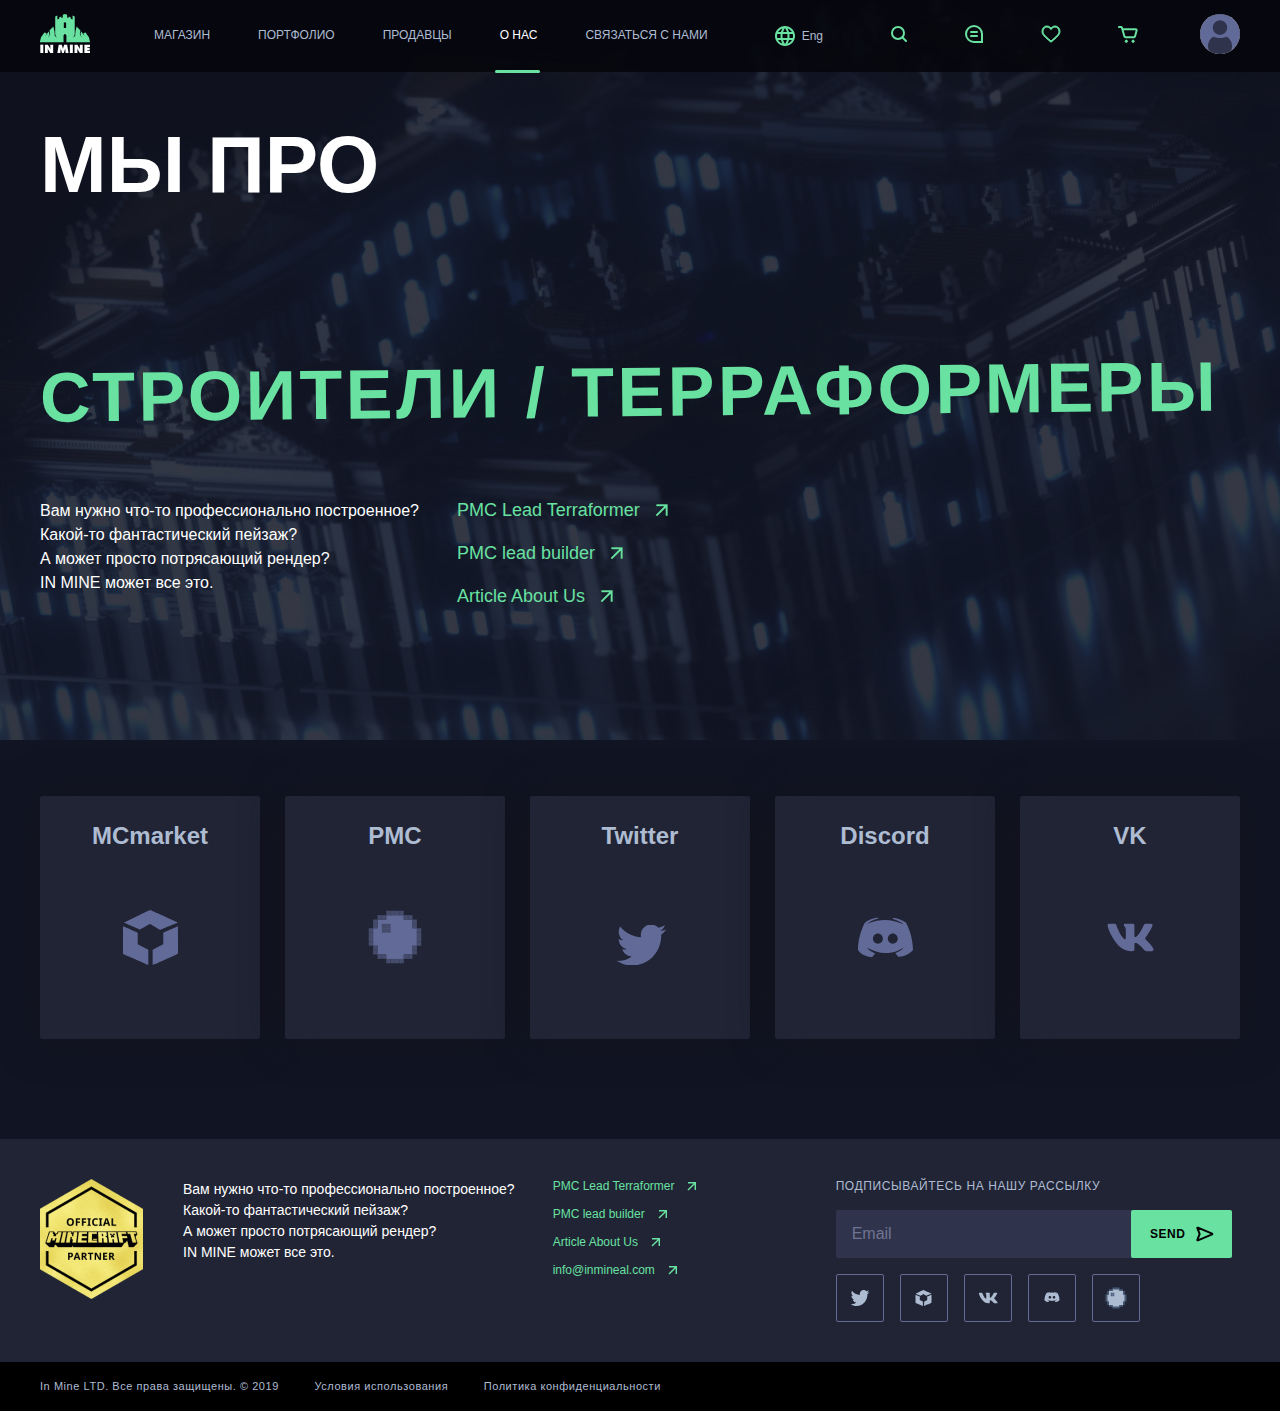
<file: app/about-us.html>
<!DOCTYPE html>
<html lang="en">

<head>
  <meta charset="UTF-8">
  <meta name="viewport" content="width=device-width, initial-scale=1.0">
  <title>InMine</title>
  <link rel="stylesheet" href="css/libs.min.css">
  <link rel="stylesheet" href="css/style.min.css">
</head>

<body>
  <div class="wrapper">
    <div class="content">
      <header class="header header-about-us">
        <div class="header__inner">
          <div class="header__top-wrapper">
            <div class="container">
              <div class="header__inner-top">
                <div class="header__logo">
                  <a class="header__logo-link" href="index.html">
                    <img src="images/icons/header-logo-top.svg" alt="">
                  </a>
                </div>
                <div class="menu-btn">
                  <div class="menu-btn__row"></div>
                  <div class="menu-btn__row"></div>
                  <div class="menu-btn__row"></div>
                </div>
                <nav class="header__menu">
                  <ul class="header__menu-list">
                    <li class="header__menu-item">
                      <a class="header__menu-link" href="store.html">Магазин</a>
                    </li>
                    <li class="header__menu-item">
                      <a class="header__menu-link" href="portfolio.html">Портфолио</a>
                    </li>
                    <li class="header__menu-item">
                      <a class="header__menu-link" href="sellers.html">Продавцы</a>
                    </li>
                    <li class="header__menu-item">
                      <a class="header__menu-link active" href="about-us.html">О нас</a>
                    </li>
                    <li class="header__menu-item">
                      <a class="header__menu-link" href="contact.html">Связаться с нами</a>
                    </li>
                  </ul>
                </nav>
                <div class="header__lang">
                  <button><img src="images/icons/header-language.svg" alt=""></button>
                  <span>Eng</span>
                </div>
                <div class="header__top-icons">
                  <ul class="header__icons-list">
                    <li><a href="page-404.html"><img src="images/icons/loupe.svg" alt=""></a></li>
                    <li><a href="page-404.html"><img src="images/icons/comments.svg" alt=""></a></li>
                    <li><a href="page-404.html"><img src="images/icons/like.svg" alt=""></a></li>
                    <li><a href="page-404.html"><img src="images/icons/basket.svg" alt=""></a></li>
                  </ul>
                </div>
                <div class="header__top-user">
                  <a class="header__user-link" href="product.html">
                    <img src="images/content/user.jpg" alt="">
                  </a>
                </div>
              </div>
            </div>
          </div>
          <div class="about-us__main">
            <div class="container">
              <div class="about-us__main-title animate__animated animate__fadeInDown">
                мы про
              </div>
              <div class="about-us__main-subtitle animate__animated animate__fadeInUp">
                строители / терраформеры
              </div>
              <div class="about-box">
                <p class="header__top-questions">
                  Вам нужно что-то профессионально построенное?<br>
                  Какой-то фантастический пейзаж?<br>
                  А может просто потрясающий рендер?<br>
                  IN MINE может все это.
                </p>
                <ul class="header__top-links">
                  <li>
                    <a href="product.html">PMC Lead Terraformer</a>
                  </li>
                  <li>
                    <a href="product.html">PMC lead builder</a>
                  </li>
                  <li>
                    <a href="product.html">Article About Us</a>
                  </li>
                </ul>
              </div>
            </div>
          </div>
        </div>
      </header>
      <section class="about-us">
        <div class="container">
          <div class="about-us__social">
            <div class="about-us__social-item">
              <a href="page-404.html" class="about-us__social-title">
                MCmarket
              </a>
              <a href="page-404.html" class="about-us__social-img">
                <svg width="55" height="55" viewBox="0 0 48 48" fill="none" xmlns="http://www.w3.org/2000/svg">
                  <path fill-rule="evenodd" clip-rule="evenodd"
                    d="M12.217 5.39798C5.99402 8.36406 0.885807 10.838 0.865569 10.8957C0.845331 10.9534 1.03514 11.0791 1.28733 11.175C1.53953 11.2708 2.87547 11.8597 4.2562 12.4835C5.63681 13.1075 8.27528 14.2958 10.1194 15.1243C11.9636 15.9529 13.6847 16.7269 13.9441 16.8445C14.2034 16.962 14.4639 17.0582 14.523 17.0582C14.5822 17.0582 15.9596 16.3329 17.5841 15.4464C19.2087 14.5599 20.9419 13.6197 21.4359 13.3572C21.9299 13.0945 22.6193 12.7192 22.968 12.5232C23.3167 12.3271 23.6454 12.1667 23.6986 12.1667C23.7518 12.1667 24.2479 12.4421 24.801 12.7788C25.7285 13.3432 30.471 16.1974 31.745 16.9578C32.4142 17.3573 32.5209 17.3604 33.3186 17.0025C34.042 16.6781 44.527 12.4096 46.5536 11.6145C47.2945 11.3239 47.9002 11.0604 47.8996 11.0291C47.899 10.9979 47.5353 10.8071 47.0914 10.6053C46.6474 10.4035 45.2873 9.7834 44.0688 9.22736C42.8504 8.67132 41.2607 7.94726 40.5362 7.61839C38.6416 6.75828 37.3402 6.16515 30.1993 2.90762C26.6876 1.30559 23.7507 -0.00283928 23.6729 4.62725e-06C23.5951 0.00284854 18.44 2.432 12.217 5.39798ZM0.000488281 26.2799V38.3455L0.988434 38.7805C1.53186 39.0197 2.97331 39.652 4.19177 40.1856C5.41024 40.7192 6.94604 41.3958 7.60467 41.689C8.2633 41.9822 9.36801 42.4679 10.0596 42.7683C10.7511 43.0688 12.1522 43.6834 13.1731 44.1343C14.194 44.5853 15.6489 45.2247 16.4064 45.5554C17.1638 45.8859 18.7233 46.5713 19.8721 47.0782C21.0209 47.5852 22.0047 48 22.0585 48C22.1123 48 22.1424 45.0021 22.1254 41.338L22.0945 34.6759L17.466 32.2778L12.8376 29.8797L12.8556 24.8134L12.8737 19.7471L11.3768 19.1013C10.5535 18.746 8.37108 17.8006 6.52692 17.0002C1.66706 14.891 0.0923373 14.2143 0.0435987 14.2143C0.019888 14.2143 0.000488281 19.6438 0.000488281 26.2799ZM45.5657 15.2476C44.2485 15.8144 42.5503 16.5528 41.792 16.8885C41.0338 17.2241 39.9829 17.6774 39.4569 17.8956C38.9308 18.1139 37.746 18.6231 36.8239 19.0273L35.1474 19.762V24.8416V29.9213L34.1894 30.4111C32.9168 31.0619 26.8855 34.1986 26.3167 34.5055L25.8685 34.7474L25.8677 41.3737C25.8671 45.0182 25.9114 48 25.966 48C26.0206 48 26.8694 47.648 27.852 47.2178C30.6455 45.995 35.9936 43.6397 37.1832 43.1085C37.7759 42.8436 38.4765 42.5373 38.7399 42.4276C39.1834 42.2431 41.1662 41.3704 43.7695 40.2141C44.3622 39.9508 45.5397 39.4356 46.3861 39.0692C47.2327 38.7028 47.947 38.3483 47.9738 38.2816C48.0005 38.2147 48.0085 32.7729 47.9916 26.1886L47.9607 14.2172L45.5657 15.2476Z"
                    fill="#626A98" />
                </svg>
              </a>
            </div>
            <div class="about-us__social-item">
              <a href="page-404.html" class="about-us__social-title">
                PMC
              </a>
              <a href="page-404.html" class="about-us__social-img">
                <svg width="54" height="54" viewBox="0 0 54 54" fill="none" xmlns="http://www.w3.org/2000/svg">
                  <path
                    d="M9.50049 18.2502V9.50024H18.2505V5.12524H35.7505V9.50024H44.5005V18.2502H48.8755V35.7502H44.5005V44.5002H35.7505V48.8752H18.2505V44.5002H9.50049V35.7502H5.12549V18.2502H9.50049Z"
                    fill="#626A98" />
                  <rect x="0.75" y="18.2502" width="4.375" height="4.375" fill="#454B6B" />
                  <rect x="0.75" y="22.6248" width="4.375" height="4.375" fill="#454B6B" />
                  <rect x="5.12549" y="9.49976" width="4.375" height="4.375" fill="#454B6B" />
                  <rect x="9.49951" y="5.12524" width="4.375" height="4.375" fill="#454B6B" />
                  <rect x="13.875" y="5.12524" width="4.375" height="4.375" fill="#454B6B" />
                  <rect x="35.7495" y="5.12524" width="4.375" height="4.375" fill="#454B6B" />
                  <rect x="40.125" y="5.12524" width="4.375" height="4.375" fill="#454B6B" />
                  <rect x="18.2505" y="0.75" width="4.375" height="4.375" fill="#454B6B" />
                  <rect x="22.6245" y="0.75" width="4.375" height="4.375" fill="#454B6B" />
                  <rect x="27" y="0.75" width="4.375" height="4.375" fill="#454B6B" />
                  <rect x="31.3755" y="0.75" width="4.375" height="4.375" fill="#454B6B" />
                  <rect x="5.12549" y="13.875" width="4.375" height="4.375" fill="#454B6B" />
                  <rect x="13.875" y="13.875" width="4.375" height="4.375" fill="#454B6B" />
                  <rect x="18.2505" y="13.875" width="4.375" height="4.375" fill="#454B6B" />
                  <rect x="13.875" y="18.2502" width="4.375" height="4.375" fill="#454B6B" />
                  <rect x="18.2505" y="18.2502" width="4.375" height="4.375" fill="#454B6B" />
                  <rect x="0.75" y="27" width="4.375" height="4.375" fill="#454B6B" />
                  <rect x="0.75" y="31.3752" width="4.375" height="4.375" fill="#454B6B" />
                  <rect width="4.375" height="4.375" transform="matrix(-1 0 0 1 53.25 18.2502)" fill="#454B6B" />
                  <rect width="4.375" height="4.375" transform="matrix(-1 0 0 1 53.25 22.6248)" fill="#454B6B" />
                  <rect width="4.375" height="4.375" transform="matrix(-1 0 0 1 48.8745 9.49976)" fill="#454B6B" />
                  <rect width="4.375" height="4.375" transform="matrix(-1 0 0 1 48.8745 13.875)" fill="#454B6B" />
                  <rect width="4.375" height="4.375" transform="matrix(1 0 0 -1 5.12549 44.5002)" fill="#454B6B" />
                  <rect width="4.375" height="4.375" transform="matrix(1 0 0 -1 9.49951 48.8748)" fill="#454B6B" />
                  <rect width="4.375" height="4.375" transform="matrix(1 0 0 -1 13.875 48.8748)" fill="#454B6B" />
                  <rect width="4.375" height="4.375" transform="matrix(1 0 0 -1 35.7495 48.8748)" fill="#454B6B" />
                  <rect width="4.375" height="4.375" transform="matrix(1 0 0 -1 40.125 48.8748)" fill="#454B6B" />
                  <rect width="4.375" height="4.375" transform="matrix(1 0 0 -1 18.2505 53.25)" fill="#454B6B" />
                  <rect width="4.375" height="4.375" transform="matrix(1 0 0 -1 22.6245 53.25)" fill="#454B6B" />
                  <rect width="4.375" height="4.375" transform="matrix(1 0 0 -1 27 53.25)" fill="#454B6B" />
                  <rect width="4.375" height="4.375" transform="matrix(1 0 0 -1 31.3755 53.25)" fill="#454B6B" />
                  <rect width="4.375" height="4.375" transform="matrix(1 0 0 -1 5.12549 40.125)" fill="#454B6B" />
                  <rect x="48.8745" y="44.5002" width="4.375" height="4.375" transform="rotate(-180 48.8745 44.5002)"
                    fill="#454B6B" />
                  <rect x="48.8745" y="40.125" width="4.375" height="4.375" transform="rotate(-180 48.8745 40.125)"
                    fill="#454B6B" />
                  <rect width="4.375" height="4.375" transform="matrix(-1 0 0 1 53.25 27)" fill="#454B6B" />
                  <rect width="4.375" height="4.375" transform="matrix(-1 0 0 1 53.25 31.3752)" fill="#454B6B" />
                </svg>
              </a>
            </div>
            <div class="about-us__social-item">
              <a href="page-404.html" class="about-us__social-title">
                Twitter
              </a>
              <a href="page-404.html" class="about-us__social-img">
                <svg width="70" height="70" viewBox="0 0 72 72" fill="none" xmlns="http://www.w3.org/2000/svg">
                  <path
                    d="M63 19.9693C61.1229 20.8125 59.1088 21.3844 56.9927 21.6397C59.1534 20.3279 60.8074 18.2472 61.5913 15.7754C59.5645 16.9903 57.3272 17.8724 54.9434 18.3506C53.0345 16.286 50.3192 15 47.3076 15C41.5297 15 36.845 19.7496 36.845 25.6042C36.845 26.4345 36.9374 27.2455 37.1159 28.021C28.422 27.5783 20.7129 23.3554 15.5533 16.9385C14.6514 18.5024 14.1383 20.3246 14.1383 22.2698C14.1383 25.9499 15.9868 29.1971 18.7913 31.0969C17.0767 31.0387 15.4641 30.5605 14.0523 29.7657V29.8982C14.0523 35.0355 17.6599 39.323 22.4434 40.2988C21.567 40.5379 20.6428 40.6704 19.6868 40.6704C19.0112 40.6704 18.3578 40.6025 17.7173 40.4733C19.0493 44.6898 22.9119 47.756 27.4884 47.84C23.9094 50.6833 19.3968 52.3732 14.4953 52.3732C13.6508 52.3732 12.819 52.3215 12 52.2278C16.6306 55.2423 22.128 57 28.0365 57C47.2822 57 57.8022 40.8384 57.8022 26.8223L57.7672 25.4492C59.8227 23.9628 61.6009 22.0953 63 19.9693Z"
                    fill="#242635" />
                  <mask id="mask0" mask-type="alpha" maskUnits="userSpaceOnUse" x="12" y="15" width="51" height="42">
                    <path
                      d="M63 19.9693C61.1229 20.8125 59.1088 21.3844 56.9927 21.6397C59.1534 20.3279 60.8074 18.2472 61.5913 15.7754C59.5645 16.9903 57.3272 17.8724 54.9434 18.3506C53.0345 16.286 50.3192 15 47.3076 15C41.5297 15 36.845 19.7496 36.845 25.6042C36.845 26.4345 36.9374 27.2455 37.1159 28.021C28.422 27.5783 20.7129 23.3554 15.5533 16.9385C14.6514 18.5024 14.1383 20.3246 14.1383 22.2698C14.1383 25.9499 15.9868 29.1971 18.7913 31.0969C17.0767 31.0387 15.4641 30.5605 14.0523 29.7657V29.8982C14.0523 35.0355 17.6599 39.323 22.4434 40.2988C21.567 40.5379 20.6428 40.6704 19.6868 40.6704C19.0112 40.6704 18.3578 40.6025 17.7173 40.4733C19.0493 44.6898 22.9119 47.756 27.4884 47.84C23.9094 50.6833 19.3968 52.3732 14.4953 52.3732C13.6508 52.3732 12.819 52.3215 12 52.2278C16.6306 55.2423 22.128 57 28.0365 57C47.2822 57 57.8022 40.8384 57.8022 26.8223L57.7672 25.4492C59.8227 23.9628 61.6009 22.0953 63 19.9693Z"
                      fill="white" />
                  </mask>
                  <g mask="url(#mask0)">
                    <rect x="-54" y="-54" width="180" height="180" fill="#626A98" />
                  </g>
                </svg>
              </a>
            </div>
            <div class="about-us__social-item">
              <a href="page-404.html" class="about-us__social-title">
                Discord
              </a>
              <a href="page-404.html" class="about-us__social-img">
                <svg width="55" height="55" viewBox="0 0 42 30" fill="none" xmlns="http://www.w3.org/2000/svg">
                  <path fill-rule="evenodd" clip-rule="evenodd"
                    d="M15.2782 0.00145769C15.2782 0.00145769 10.4397 -0.188709 5.21961 3.77505C5.21961 3.77505 -0.000488281 13.1169 -0.000488281 24.6338C-0.000488281 24.6338 2.89292 29.8039 10.827 30C10.827 30 11.9861 28.4163 13.1566 27.0227C8.69968 25.6321 6.96534 22.851 6.96534 22.851L8.45476 23.6414C8.74244 23.7632 9.03123 23.8871 9.3221 24.012L9.32289 24.0123C13.437 25.7778 17.9656 27.7212 25.6358 26.4225L25.7559 26.3947C27.4503 26.0031 29.1474 25.6108 30.8417 24.8329C31.1524 24.6691 31.483 24.5054 31.8309 24.3331C32.7452 23.8803 33.7793 23.3682 34.8827 22.643C34.8827 22.643 33.1456 25.4242 28.5036 26.8147C29.4605 28.1994 30.8046 29.7861 30.8046 29.7861C37.3078 29.64 40.5531 26.1427 41.609 25.0049C41.8418 24.754 41.9681 24.6178 41.9995 24.6576C41.9995 13.1585 36.7481 3.79881 36.7481 3.79881C32.0548 0.218363 27.6692 0.0579122 26.8404 0.0549387L26.3107 0.598692C32.3054 2.38149 35.2074 5.16563 35.2074 5.16563C26.5101 0.696748 17.1151 0.441214 8.51171 3.97115C7.15899 4.57433 6.38438 4.96952 6.38438 4.96952C6.38438 4.96952 9.28064 1.99225 15.6683 0.402586L15.2782 0.00145769ZM26.8575 0.0400826L26.9515 0.00442738H26.8917L26.8575 0.0400826ZM30.3775 15.8476C30.3775 18.0356 28.6774 19.8094 26.5803 19.8094C24.4832 19.8094 22.7832 18.0356 22.7832 15.8476C22.7832 13.6596 24.4832 11.8858 26.5803 11.8858C28.6774 11.8858 30.3775 13.6596 30.3775 15.8476ZM15.1897 19.8094C17.2868 19.8094 18.9868 18.0356 18.9868 15.8476C18.9868 13.6596 17.2868 11.8858 15.1897 11.8858C13.0926 11.8858 11.3926 13.6596 11.3926 15.8476C11.3926 18.0356 13.0926 19.8094 15.1897 19.8094Z"
                    fill="#626A98" />
                </svg>
              </a>
            </div>
            <div class="about-us__social-item">
              <a href="page-404.html" class="about-us__social-title">
                VK
              </a>
              <a href="page-404.html" class="about-us__social-img">
                <svg width="55" height="55" viewBox="0 0 60 60" fill="none" xmlns="http://www.w3.org/2000/svg">
                  <path
                    d="M53.948 17.1376C54.298 15.9751 53.948 15.1226 52.293 15.1226H46.8105C45.4155 15.1226 44.778 15.8601 44.428 16.6701C44.428 16.6701 41.6405 23.4676 37.6905 27.8751C36.4155 29.1576 35.833 29.5626 35.138 29.5626C34.7905 29.5626 34.2855 29.1576 34.2855 27.9951V17.1376C34.2855 15.7426 33.883 15.1226 32.7205 15.1226H24.1055C23.2355 15.1226 22.7105 15.7676 22.7105 16.3826C22.7105 17.7026 24.6855 18.0076 24.888 21.7276V29.7976C24.888 31.5651 24.5705 31.8876 23.8705 31.8876C22.013 31.8876 17.493 25.0651 14.8105 17.2551C14.288 15.7376 13.7605 15.1251 12.3605 15.1251H6.88049C5.31299 15.1251 5.00049 15.8626 5.00049 16.6726C5.00049 18.1276 6.85799 25.3276 13.653 34.8501C18.183 41.3526 24.5605 44.8776 30.3705 44.8776C33.853 44.8776 34.283 44.0951 34.283 42.7451V37.8301C34.283 36.2651 34.6155 35.9501 35.718 35.9501C36.528 35.9501 37.923 36.3601 41.1755 39.4926C44.8905 43.2076 45.5055 44.8751 47.593 44.8751H53.073C54.638 44.8751 55.4205 44.0926 54.9705 42.5476C54.478 41.0101 52.703 38.7726 50.348 36.1251C49.068 34.6151 47.1555 32.9901 46.573 32.1776C45.7605 31.1301 45.9955 30.6676 46.573 29.7376C46.5755 29.7401 53.253 20.3351 53.948 17.1376Z"
                    fill="#626A98" />
                </svg>
              </a>
            </div>
          </div>
        </div>
      </section>


    </div>

    <footer class="footer">
      <div class="footer__top">
        <div class="container">
          <div class="footer__top-inner">
            <div class="footer__top-info">
              <a class="content-logo" href="product.html">
                <img src="images/header-content-logo.png" alt="">
              </a>
              <p class="header__top-questions">
                Вам нужно что-то профессионально построенное?<br>
                Какой-то фантастический пейзаж?<br>
                А может просто потрясающий рендер?<br>
                IN MINE может все это.
              </p>
              <ul class="header__top-links">
                <li>
                  <a href="page-404.html">PMC Lead Terraformer</a>
                </li>
                <li>
                  <a href="page-404.html">PMC lead builder</a>
                </li>
                <li>
                  <a href="page-404.html">Article About Us</a>
                </li>
                <li>
                  <a class="footer__mail" href="mailto:info@inmineal.com">info@inmineal.com</a>
                </li>
              </ul>
              <div class="header__form">
                <h3 class="header__form-title">
                  подписывайтесь на нашу рассылку
                </h3>
                <form>
                  <input type="text" placeholder="Email">
                  <button type="submit">send</button>
                </form>
                <ul class="social">
                  <a href="product.html">
                    <li><svg width="20" height="16" viewBox="0 0 20 16" fill="none" xmlns="http://www.w3.org/2000/svg">
                        <path
                          d="M19.3334 1.89305C18.6464 2.21429 17.9092 2.43216 17.1346 2.52942C17.9255 2.02968 18.5309 1.23702 18.8178 0.295398C18.076 0.758193 17.2571 1.09424 16.3846 1.27641C15.6859 0.489895 14.6921 0 13.5898 0C11.475 0 9.76033 1.80937 9.76033 4.03969C9.76033 4.35601 9.79415 4.66496 9.85949 4.96039C6.67742 4.79174 3.85579 3.18301 1.96732 0.738495C1.6372 1.33425 1.44941 2.02842 1.44941 2.76943C1.44941 4.1714 2.12595 5.40841 3.15244 6.13213C2.52488 6.10999 1.93465 5.92782 1.41793 5.62502V5.67549C1.41793 7.63256 2.73836 9.2659 4.48918 9.63764C4.1684 9.72873 3.83014 9.7792 3.4802 9.7792C3.23293 9.7792 2.9938 9.75335 2.75934 9.70411C3.2469 11.3104 4.66066 12.4785 6.33569 12.5105C5.02576 13.5937 3.37406 14.2374 1.58007 14.2374C1.27098 14.2374 0.966513 14.2177 0.666748 14.182C2.3616 15.3304 4.37373 16 6.53633 16C13.5805 16 17.431 9.84321 17.431 4.50374L17.4181 3.98063C18.1705 3.41439 18.8213 2.70297 19.3334 1.89305Z"
                          fill="#AEBCD2" />
                      </svg>
                    </li>
                  </a>
                  <a href="product.html">
                    <li>
                      <svg width="17" height="16" viewBox="0 0 17 16" fill="none" xmlns="http://www.w3.org/2000/svg">
                        <path fill-rule="evenodd" clip-rule="evenodd"
                          d="M4.58316 1.79933C2.50883 2.78802 0.806093 3.61268 0.799347 3.6319C0.792601 3.65113 0.855869 3.69303 0.939934 3.72499C1.024 3.75692 1.46931 3.95323 1.92956 4.16118C2.38976 4.36916 3.26925 4.76526 3.88397 5.04142C4.49869 5.31762 5.07238 5.57562 5.15884 5.61483C5.2453 5.654 5.33212 5.68608 5.35184 5.68608C5.37156 5.68608 5.83068 5.44431 6.3722 5.14881C6.91371 4.85331 7.49147 4.53991 7.65613 4.45239C7.82079 4.36484 8.05059 4.23974 8.16683 4.17441C8.28306 4.10904 8.39264 4.05557 8.41036 4.05557C8.42808 4.05557 8.59346 4.14737 8.77783 4.25961C9.08699 4.44773 10.6678 5.39915 11.0925 5.6526C11.3156 5.78577 11.3511 5.78679 11.617 5.6675C11.8581 5.55936 15.3532 4.13653 16.0287 3.87151C16.2756 3.77463 16.4775 3.68681 16.4773 3.67638C16.4771 3.66596 16.3559 3.60237 16.2079 3.5351C16.06 3.46783 15.6066 3.26113 15.2004 3.07579C14.7943 2.89044 14.2644 2.64909 14.0229 2.53946C13.3914 2.25276 12.9575 2.05505 10.5773 0.969207C9.40669 0.435196 8.42772 -0.000946428 8.40178 1.54242e-06C8.37587 0.000949513 6.65748 0.810668 4.58316 1.79933ZM0.510986 8.75997V12.7818L0.840301 12.9268C1.02144 13.0066 1.50193 13.2173 1.90808 13.3952C2.31424 13.5731 2.82617 13.7986 3.04572 13.8963C3.26526 13.9941 3.63349 14.156 3.86401 14.2561C4.09453 14.3563 4.56156 14.5611 4.90185 14.7114C5.24215 14.8618 5.72714 15.0749 5.97961 15.1851C6.23209 15.2953 6.75193 15.5238 7.13485 15.6927C7.51777 15.8617 7.84573 16 7.86366 16C7.88158 16 7.89164 15.0007 7.88597 13.7793L7.87567 11.5586L6.33284 10.7593L4.79001 9.95991L4.79604 8.27112L4.80206 6.58237L4.3031 6.3671C4.02867 6.24868 3.30118 5.93354 2.68646 5.66674C1.06651 4.96365 0.541603 4.73811 0.525356 4.73811C0.517453 4.73811 0.510986 6.54794 0.510986 8.75997ZM15.6994 5.08253C15.2603 5.27148 14.6943 5.51761 14.4415 5.62951C14.1887 5.74137 13.8385 5.89247 13.6631 5.9652C13.4878 6.03797 13.0928 6.20769 12.7855 6.34242L12.2266 6.58734V8.28052V9.97375L11.9073 10.137C11.4831 10.354 9.47267 11.3995 9.28306 11.5018L9.13365 11.5825L9.13338 13.7912C9.13318 15.0061 9.14795 16 9.16615 16C9.18435 16 9.46728 15.8827 9.79484 15.7393C10.726 15.3317 12.5087 14.5466 12.9052 14.3695C13.1028 14.2812 13.3363 14.1791 13.4241 14.1425C13.5719 14.081 14.2329 13.7901 15.1006 13.4047C15.2982 13.3169 15.6907 13.1452 15.9729 13.0231C16.255 12.9009 16.4931 12.7828 16.5021 12.7605C16.511 12.7382 16.5137 10.9243 16.508 8.72952L16.4977 4.73906L15.6994 5.08253Z"
                          fill="#AEBCD2" />
                      </svg>
                    </li>
                  </a>
                  <a href="product.html">
                    <li>
                      <svg width="20" height="12" viewBox="0 0 20 12" fill="none" xmlns="http://www.w3.org/2000/svg">
                        <path
                          d="M19.1142 1.38897C19.2446 0.972233 19.1142 0.666626 18.4975 0.666626H16.4546C15.9348 0.666626 15.6973 0.931008 15.5668 1.22138C15.5668 1.22138 14.5282 3.65817 13.0563 5.23818C12.5813 5.69794 12.3642 5.84312 12.1052 5.84312C11.9758 5.84312 11.7876 5.69794 11.7876 5.2812V1.38897C11.7876 0.888886 11.6376 0.666626 11.2044 0.666626H7.99434C7.67016 0.666626 7.47454 0.897848 7.47454 1.11831C7.47454 1.59151 8.21046 1.70085 8.28591 3.03441V5.92737C8.28591 6.56098 8.1676 6.6766 7.90677 6.6766C7.21464 6.6766 5.53041 4.23084 4.53086 1.43109C4.33617 0.887093 4.13961 0.667523 3.61795 0.667523H1.57601C0.991931 0.667523 0.875488 0.931904 0.875488 1.22228C0.875488 1.74387 1.56762 4.32495 4.09956 7.7386C5.78751 10.0696 8.16388 11.3333 10.3288 11.3333C11.6264 11.3333 11.7866 11.0528 11.7866 10.5688V8.80688C11.7866 8.24586 11.9105 8.13293 12.3214 8.13293C12.6232 8.13293 13.143 8.27991 14.3549 9.40286C15.7392 10.7346 15.9683 11.3324 16.7462 11.3324H18.7881C19.3713 11.3324 19.6628 11.0519 19.4952 10.498C19.3117 9.94686 18.6503 9.14475 17.7727 8.19567C17.2958 7.65436 16.5832 7.07182 16.3661 6.78056C16.0634 6.40505 16.1509 6.23925 16.3661 5.90586C16.367 5.90675 18.8552 2.53522 19.1142 1.38897Z"
                          fill="#AEBCD2" />
                      </svg>
                    </li>
                  </a>
                  <a href="product.html">
                    <li>
                      <svg width="16" height="12" viewBox="0 0 16 12" fill="none" xmlns="http://www.w3.org/2000/svg">
                        <path fill-rule="evenodd" clip-rule="evenodd"
                          d="M5.95667 0.000485895C5.95667 0.000485895 4.22864 -0.0629029 2.36432 1.25835C2.36432 1.25835 0.5 4.3723 0.5 8.21126C0.5 8.21126 1.53336 9.93463 4.36697 10C4.36697 10 4.78092 9.47209 5.19894 9.00758C3.6072 8.54405 2.9878 7.61699 2.9878 7.61699L3.51973 7.88045C3.62253 7.92109 3.72572 7.96242 3.82966 8.00405L3.82978 8.0041C5.2991 8.5926 6.91646 9.24039 9.65582 8.80751L9.69873 8.79825C10.3039 8.66769 10.91 8.53692 11.5151 8.27762C11.626 8.22307 11.744 8.16853 11.8681 8.11115L11.8683 8.11104C12.1949 7.9601 12.5642 7.7894 12.9583 7.54766C12.9583 7.54766 12.3379 8.47472 10.68 8.93825C11.0218 9.39979 11.5018 9.92869 11.5018 9.92869C13.8244 9.88 14.9834 8.71423 15.3605 8.33495C15.4437 8.25134 15.4888 8.20595 15.5 8.21918C15.5 4.38617 13.6245 1.26627 13.6245 1.26627C11.9483 0.0727876 10.382 0.0193041 10.086 0.0183129L9.89687 0.199564C12.0378 0.793831 13.0742 1.72188 13.0742 1.72188C9.96806 0.232249 6.61269 0.147071 3.54007 1.32372C3.05696 1.52478 2.78031 1.65651 2.78031 1.65651C2.78031 1.65651 3.81469 0.664082 6.09601 0.134195L5.95667 0.000485895ZM10.0921 0.0133609L10.1257 0.00147579H10.1044L10.0921 0.0133609ZM11.3493 5.28263C11.3493 6.01197 10.7422 6.60322 9.99319 6.60322C9.24423 6.60322 8.63708 6.01197 8.63708 5.28263C8.63708 4.55328 9.24423 3.96204 9.99319 3.96204C10.7422 3.96204 11.3493 4.55328 11.3493 5.28263ZM5.92498 6.60322C6.67394 6.60322 7.2811 6.01197 7.2811 5.28263C7.2811 4.55328 6.67394 3.96204 5.92498 3.96204C5.17602 3.96204 4.56887 4.55328 4.56887 5.28263C4.56887 6.01197 5.17602 6.60322 5.92498 6.60322Z"
                          fill="#AEBCD2" />
                      </svg>
                    </li>
                  </a>
                  <a href="product.html">
                    <li>
                      <svg width="22" height="22" viewBox="0 0 22 22" fill="none" xmlns="http://www.w3.org/2000/svg">
                        <path
                          d="M4 7.50024V4.00024H7.5V2.25024H14.5V4.00024H18V7.50024H19.75V14.5002H18V18.0002H14.5V19.7502H7.5V18.0002H4V14.5002H2.25V7.50024H4Z"
                          fill="#AEBCD2" />
                        <rect x="0.5" y="7.50024" width="1.75" height="1.75" fill="#495D7B" />
                        <rect x="0.5" y="9.24976" width="1.75" height="1.75" fill="#495D7B" />
                        <rect x="2.25" y="3.99976" width="1.75" height="1.75" fill="#495D7B" />
                        <rect x="4" y="2.25024" width="1.75" height="1.75" fill="#495D7B" />
                        <rect x="5.75" y="2.25024" width="1.75" height="1.75" fill="#495D7B" />
                        <rect x="14.5" y="2.25024" width="1.75" height="1.75" fill="#495D7B" />
                        <rect x="16.25" y="2.25024" width="1.75" height="1.75" fill="#495D7B" />
                        <rect x="7.5" y="0.5" width="1.75" height="1.75" fill="#495D7B" />
                        <rect x="9.25" y="0.5" width="1.75" height="1.75" fill="#495D7B" />
                        <rect x="11" y="0.5" width="1.75" height="1.75" fill="#495D7B" />
                        <rect x="12.75" y="0.5" width="1.75" height="1.75" fill="#495D7B" />
                        <rect x="2.25" y="5.75" width="1.75" height="1.75" fill="#495D7B" />
                        <rect x="5.75" y="5.75" width="1.75" height="1.75" fill="#495D7B" />
                        <rect x="7.5" y="5.75" width="1.75" height="1.75" fill="#495D7B" />
                        <rect x="5.75" y="7.50024" width="1.75" height="1.75" fill="#495D7B" />
                        <rect x="7.5" y="7.50024" width="1.75" height="1.75" fill="#495D7B" />
                        <rect x="0.5" y="11" width="1.75" height="1.75" fill="#495D7B" />
                        <rect x="0.5" y="12.7502" width="1.75" height="1.75" fill="#495D7B" />
                        <rect width="1.75" height="1.75" transform="matrix(-1 0 0 1 21.5 7.50024)" fill="#495D7B" />
                        <rect width="1.75" height="1.75" transform="matrix(-1 0 0 1 21.5 9.24976)" fill="#495D7B" />
                        <rect width="1.75" height="1.75" transform="matrix(-1 0 0 1 19.75 3.99976)" fill="#495D7B" />
                        <rect width="1.75" height="1.75" transform="matrix(-1 0 0 1 19.75 5.75)" fill="#495D7B" />
                        <rect width="1.75" height="1.75" transform="matrix(1 0 0 -1 2.25 18.0002)" fill="#495D7B" />
                        <rect width="1.75" height="1.75" transform="matrix(1 0 0 -1 4 19.7498)" fill="#495D7B" />
                        <rect width="1.75" height="1.75" transform="matrix(1 0 0 -1 5.75 19.7498)" fill="#495D7B" />
                        <rect width="1.75" height="1.75" transform="matrix(1 0 0 -1 14.5 19.7498)" fill="#495D7B" />
                        <rect width="1.75" height="1.75" transform="matrix(1 0 0 -1 16.25 19.7498)" fill="#495D7B" />
                        <rect width="1.75" height="1.75" transform="matrix(1 0 0 -1 7.5 21.5)" fill="#495D7B" />
                        <rect width="1.75" height="1.75" transform="matrix(1 0 0 -1 9.25 21.5)" fill="#495D7B" />
                        <rect width="1.75" height="1.75" transform="matrix(1 0 0 -1 11 21.5)" fill="#495D7B" />
                        <rect width="1.75" height="1.75" transform="matrix(1 0 0 -1 12.75 21.5)" fill="#495D7B" />
                        <rect width="1.75" height="1.75" transform="matrix(1 0 0 -1 2.25 16.25)" fill="#495D7B" />
                        <rect x="19.75" y="18.0002" width="1.75" height="1.75" transform="rotate(-180 19.75 18.0002)"
                          fill="#495D7B" />
                        <rect x="19.75" y="16.25" width="1.75" height="1.75" transform="rotate(-180 19.75 16.25)"
                          fill="#495D7B" />
                        <rect width="1.75" height="1.75" transform="matrix(-1 0 0 1 21.5 11)" fill="#495D7B" />
                        <rect width="1.75" height="1.75" transform="matrix(-1 0 0 1 21.5 12.7502)" fill="#495D7B" />
                      </svg>
                    </li>
                  </a>
                </ul>
              </div>
            </div>
          </div>
        </div>
      </div>
      <div class="footer__bottom">
        <div class="container">
          <div class="footer__bottom-inner">
            <div class="footer__copy">
              In Mine LTD. Все права защищены. © 2019
            </div>
            <div class="header__bottom-links">
              <a href="page-404.html">Условия использования</a>
              <a href="page-404.html">Политика конфиденциальности</a>
            </div>
          </div>
        </div>
      </div>
    </footer>
  </div>




  <script src="https://ajax.googleapis.com/ajax/libs/jquery/3.5.1/jquery.min.js"></script>
  <script src="js/libs.min.js"></script>
  <script src="js/main.js"></script>
</body>

</html>
</file>
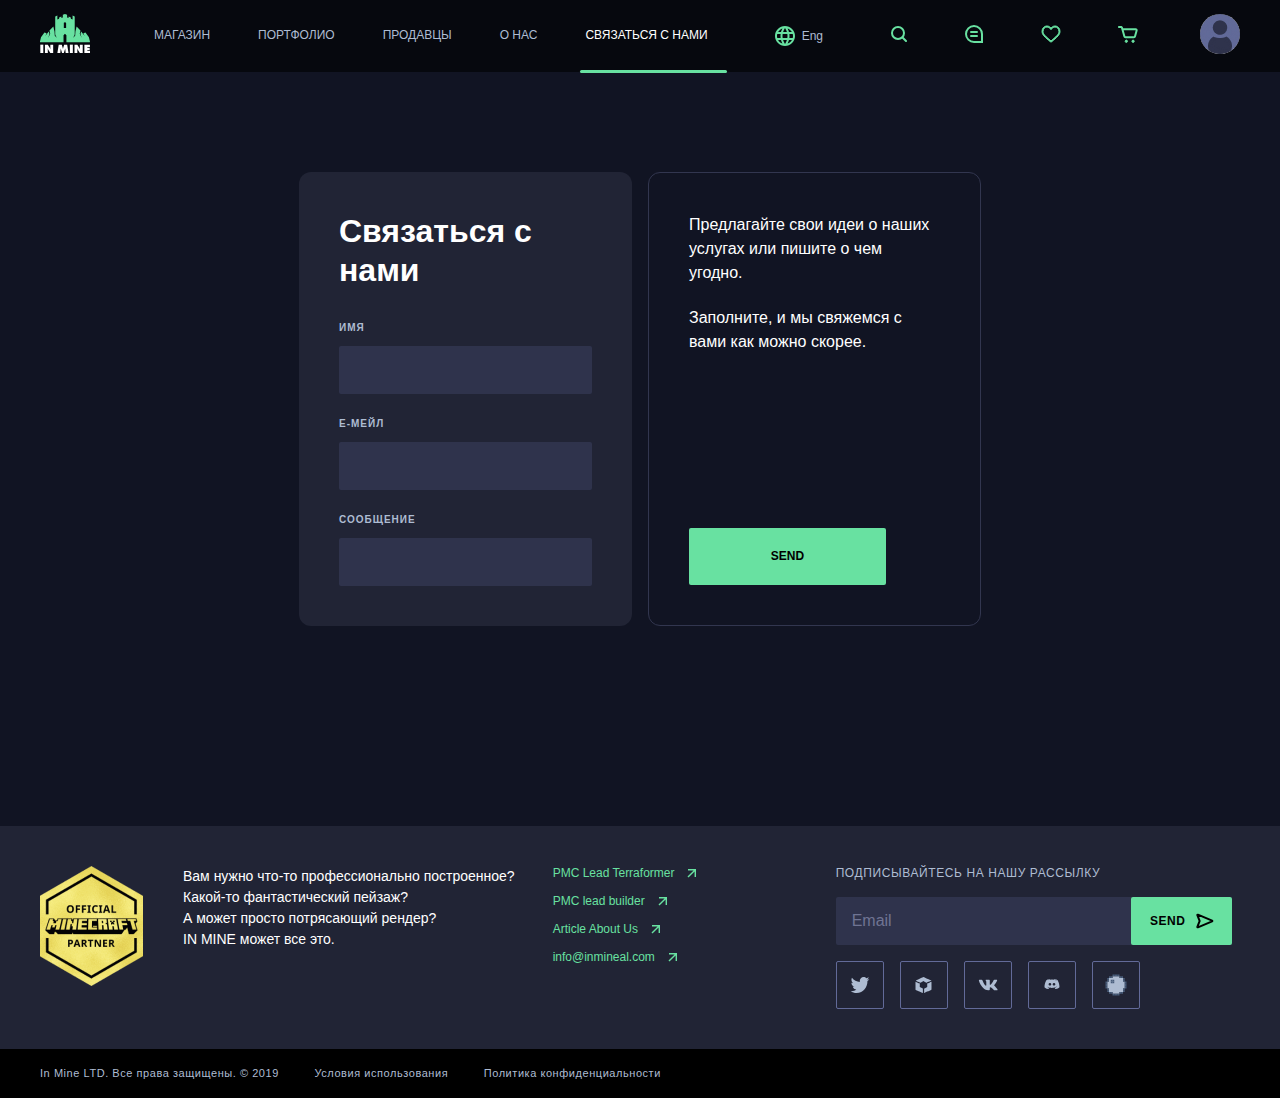
<file: app/contact.html>
<!DOCTYPE html>
<html lang="en">

<head>
  <meta charset="UTF-8">
  <meta name="viewport" content="width=device-width, initial-scale=1.0">
  <title>InMine</title>
  <link rel="stylesheet" href="css/libs.min.css">
  <link rel="stylesheet" href="css/style.min.css">
</head>

<body>
  <div class="wrapper">
    <div class="content">
      <header class="header">
        <div class="header__inner">
          <div class="header__top-wrapper">
            <div class="container">
              <div class="header__inner-top">
                <div class="header__logo">
                  <a class="header__logo-link" href="index.html">
                    <img src="images/icons/header-logo-top.svg" alt="">
                  </a>
                </div>
                <div class="menu-btn">
                  <div class="menu-btn__row"></div>
                  <div class="menu-btn__row"></div>
                  <div class="menu-btn__row"></div>
                </div>
                <nav class="header__menu">
                  <ul class="header__menu-list">
                    <li class="header__menu-item">
                      <a class="header__menu-link" href="store.html">Магазин</a>
                    </li>
                    <li class="header__menu-item">
                      <a class="header__menu-link" href="portfolio.html">Портфолио</a>
                    </li>
                    <li class="header__menu-item">
                      <a class="header__menu-link" href="sellers.html">Продавцы</a>
                    </li>
                    <li class="header__menu-item">
                      <a class="header__menu-link" href="about-us.html">О нас</a>
                    </li>
                    <li class="header__menu-item">
                      <a class="header__menu-link active" href="contact.html">Связаться с нами</a>
                    </li>
                  </ul>
                </nav>
                <div class="header__lang">
                  <button><img src="images/icons/header-language.svg" alt=""></button>
                  <span>Eng</span>
                </div>
                <div class="header__top-icons">
                  <ul class="header__icons-list">
                    <li><a href="page-404.html"><img src="images/icons/loupe.svg" alt=""></a></li>
                    <li><a href="page-404.html"><img src="images/icons/comments.svg" alt=""></a></li>
                    <li><a href="page-404.html"><img src="images/icons/like.svg" alt=""></a></li>
                    <li><a href="page-404.html"><img src="images/icons/basket.svg" alt=""></a></li>
                  </ul>
                </div>
                <div class="header__top-user">
                  <a class="header__user-link" href="product.html">
                    <img src="images/content/user.jpg" alt="">
                  </a>
                </div>
              </div>
            </div>
          </div>
        </div>
      </header>
      <div class="contact-us">
        <div class="container">
          <div class="contact-us__inner">
            <div class="contact-us__form-data wow animate__animated animate__fadeInLeft">
              <div class="contact-us__data-title">
                Связаться с нами
              </div>
              <form class="contact-us__data-form">
                <div class="contact-us__form-item">
                  <label>имя</label>
                  <input type="text">
                </div>
                <div class="contact-us__form-item">
                  <label>е-мейл</label>
                  <input type="text">
                </div>
                <div class="contact-us__form-item">
                  <label>сообщение</label>
                  <input type="text">
                </div>
              </form>
            </div>
            <div class="contact-us__form-send wow animate__animated animate__fadeInRight">
              <p class="contact-us__send-text">
                Предлагайте свои идеи о наших услугах или пишите о чем угодно.
              </p>
              <p class="contact-us__send-text">
                Заполните, и мы
                свяжемся с вами как можно скорее.
              </p>
              <a class="header__bottom-link" href="#">send</a>
            </div>
          </div>
        </div>
      </div>


    </div>

    <footer class="footer">
      <div class="footer__top">
        <div class="container">
          <div class="footer__top-inner">
            <div class="footer__top-info">
              <a class="content-logo" href="product.html">
                <img src="images/header-content-logo.png" alt="">
              </a>
              <p class="header__top-questions">
                Вам нужно что-то профессионально построенное?<br>
                Какой-то фантастический пейзаж?<br>
                А может просто потрясающий рендер?<br>
                IN MINE может все это.
              </p>
              <ul class="header__top-links">
                <li>
                  <a href="page-404.html">PMC Lead Terraformer</a>
                </li>
                <li>
                  <a href="page-404.html">PMC lead builder</a>
                </li>
                <li>
                  <a href="page-404.html">Article About Us</a>
                </li>
                <li>
                  <a class="footer__mail" href="mailto:info@inmineal.com">info@inmineal.com</a>
                </li>
              </ul>
              <div class="header__form">
                <h3 class="header__form-title">
                  подписывайтесь на нашу рассылку
                </h3>
                <form>
                  <input type="text" placeholder="Email">
                  <button type="submit">send</button>
                </form>
                <ul class="social">
                  <a href="product.html">
                    <li><svg width="20" height="16" viewBox="0 0 20 16" fill="none" xmlns="http://www.w3.org/2000/svg">
                        <path
                          d="M19.3334 1.89305C18.6464 2.21429 17.9092 2.43216 17.1346 2.52942C17.9255 2.02968 18.5309 1.23702 18.8178 0.295398C18.076 0.758193 17.2571 1.09424 16.3846 1.27641C15.6859 0.489895 14.6921 0 13.5898 0C11.475 0 9.76033 1.80937 9.76033 4.03969C9.76033 4.35601 9.79415 4.66496 9.85949 4.96039C6.67742 4.79174 3.85579 3.18301 1.96732 0.738495C1.6372 1.33425 1.44941 2.02842 1.44941 2.76943C1.44941 4.1714 2.12595 5.40841 3.15244 6.13213C2.52488 6.10999 1.93465 5.92782 1.41793 5.62502V5.67549C1.41793 7.63256 2.73836 9.2659 4.48918 9.63764C4.1684 9.72873 3.83014 9.7792 3.4802 9.7792C3.23293 9.7792 2.9938 9.75335 2.75934 9.70411C3.2469 11.3104 4.66066 12.4785 6.33569 12.5105C5.02576 13.5937 3.37406 14.2374 1.58007 14.2374C1.27098 14.2374 0.966513 14.2177 0.666748 14.182C2.3616 15.3304 4.37373 16 6.53633 16C13.5805 16 17.431 9.84321 17.431 4.50374L17.4181 3.98063C18.1705 3.41439 18.8213 2.70297 19.3334 1.89305Z"
                          fill="#AEBCD2" />
                      </svg>
                    </li>
                  </a>
                  <a href="product.html">
                    <li>
                      <svg width="17" height="16" viewBox="0 0 17 16" fill="none" xmlns="http://www.w3.org/2000/svg">
                        <path fill-rule="evenodd" clip-rule="evenodd"
                          d="M4.58316 1.79933C2.50883 2.78802 0.806093 3.61268 0.799347 3.6319C0.792601 3.65113 0.855869 3.69303 0.939934 3.72499C1.024 3.75692 1.46931 3.95323 1.92956 4.16118C2.38976 4.36916 3.26925 4.76526 3.88397 5.04142C4.49869 5.31762 5.07238 5.57562 5.15884 5.61483C5.2453 5.654 5.33212 5.68608 5.35184 5.68608C5.37156 5.68608 5.83068 5.44431 6.3722 5.14881C6.91371 4.85331 7.49147 4.53991 7.65613 4.45239C7.82079 4.36484 8.05059 4.23974 8.16683 4.17441C8.28306 4.10904 8.39264 4.05557 8.41036 4.05557C8.42808 4.05557 8.59346 4.14737 8.77783 4.25961C9.08699 4.44773 10.6678 5.39915 11.0925 5.6526C11.3156 5.78577 11.3511 5.78679 11.617 5.6675C11.8581 5.55936 15.3532 4.13653 16.0287 3.87151C16.2756 3.77463 16.4775 3.68681 16.4773 3.67638C16.4771 3.66596 16.3559 3.60237 16.2079 3.5351C16.06 3.46783 15.6066 3.26113 15.2004 3.07579C14.7943 2.89044 14.2644 2.64909 14.0229 2.53946C13.3914 2.25276 12.9575 2.05505 10.5773 0.969207C9.40669 0.435196 8.42772 -0.000946428 8.40178 1.54242e-06C8.37587 0.000949513 6.65748 0.810668 4.58316 1.79933ZM0.510986 8.75997V12.7818L0.840301 12.9268C1.02144 13.0066 1.50193 13.2173 1.90808 13.3952C2.31424 13.5731 2.82617 13.7986 3.04572 13.8963C3.26526 13.9941 3.63349 14.156 3.86401 14.2561C4.09453 14.3563 4.56156 14.5611 4.90185 14.7114C5.24215 14.8618 5.72714 15.0749 5.97961 15.1851C6.23209 15.2953 6.75193 15.5238 7.13485 15.6927C7.51777 15.8617 7.84573 16 7.86366 16C7.88158 16 7.89164 15.0007 7.88597 13.7793L7.87567 11.5586L6.33284 10.7593L4.79001 9.95991L4.79604 8.27112L4.80206 6.58237L4.3031 6.3671C4.02867 6.24868 3.30118 5.93354 2.68646 5.66674C1.06651 4.96365 0.541603 4.73811 0.525356 4.73811C0.517453 4.73811 0.510986 6.54794 0.510986 8.75997ZM15.6994 5.08253C15.2603 5.27148 14.6943 5.51761 14.4415 5.62951C14.1887 5.74137 13.8385 5.89247 13.6631 5.9652C13.4878 6.03797 13.0928 6.20769 12.7855 6.34242L12.2266 6.58734V8.28052V9.97375L11.9073 10.137C11.4831 10.354 9.47267 11.3995 9.28306 11.5018L9.13365 11.5825L9.13338 13.7912C9.13318 15.0061 9.14795 16 9.16615 16C9.18435 16 9.46728 15.8827 9.79484 15.7393C10.726 15.3317 12.5087 14.5466 12.9052 14.3695C13.1028 14.2812 13.3363 14.1791 13.4241 14.1425C13.5719 14.081 14.2329 13.7901 15.1006 13.4047C15.2982 13.3169 15.6907 13.1452 15.9729 13.0231C16.255 12.9009 16.4931 12.7828 16.5021 12.7605C16.511 12.7382 16.5137 10.9243 16.508 8.72952L16.4977 4.73906L15.6994 5.08253Z"
                          fill="#AEBCD2" />
                      </svg>
                    </li>
                  </a>
                  <a href="product.html">
                    <li>
                      <svg width="20" height="12" viewBox="0 0 20 12" fill="none" xmlns="http://www.w3.org/2000/svg">
                        <path
                          d="M19.1142 1.38897C19.2446 0.972233 19.1142 0.666626 18.4975 0.666626H16.4546C15.9348 0.666626 15.6973 0.931008 15.5668 1.22138C15.5668 1.22138 14.5282 3.65817 13.0563 5.23818C12.5813 5.69794 12.3642 5.84312 12.1052 5.84312C11.9758 5.84312 11.7876 5.69794 11.7876 5.2812V1.38897C11.7876 0.888886 11.6376 0.666626 11.2044 0.666626H7.99434C7.67016 0.666626 7.47454 0.897848 7.47454 1.11831C7.47454 1.59151 8.21046 1.70085 8.28591 3.03441V5.92737C8.28591 6.56098 8.1676 6.6766 7.90677 6.6766C7.21464 6.6766 5.53041 4.23084 4.53086 1.43109C4.33617 0.887093 4.13961 0.667523 3.61795 0.667523H1.57601C0.991931 0.667523 0.875488 0.931904 0.875488 1.22228C0.875488 1.74387 1.56762 4.32495 4.09956 7.7386C5.78751 10.0696 8.16388 11.3333 10.3288 11.3333C11.6264 11.3333 11.7866 11.0528 11.7866 10.5688V8.80688C11.7866 8.24586 11.9105 8.13293 12.3214 8.13293C12.6232 8.13293 13.143 8.27991 14.3549 9.40286C15.7392 10.7346 15.9683 11.3324 16.7462 11.3324H18.7881C19.3713 11.3324 19.6628 11.0519 19.4952 10.498C19.3117 9.94686 18.6503 9.14475 17.7727 8.19567C17.2958 7.65436 16.5832 7.07182 16.3661 6.78056C16.0634 6.40505 16.1509 6.23925 16.3661 5.90586C16.367 5.90675 18.8552 2.53522 19.1142 1.38897Z"
                          fill="#AEBCD2" />
                      </svg>
                    </li>
                  </a>
                  <a href="product.html">
                    <li>
                      <svg width="16" height="12" viewBox="0 0 16 12" fill="none" xmlns="http://www.w3.org/2000/svg">
                        <path fill-rule="evenodd" clip-rule="evenodd"
                          d="M5.95667 0.000485895C5.95667 0.000485895 4.22864 -0.0629029 2.36432 1.25835C2.36432 1.25835 0.5 4.3723 0.5 8.21126C0.5 8.21126 1.53336 9.93463 4.36697 10C4.36697 10 4.78092 9.47209 5.19894 9.00758C3.6072 8.54405 2.9878 7.61699 2.9878 7.61699L3.51973 7.88045C3.62253 7.92109 3.72572 7.96242 3.82966 8.00405L3.82978 8.0041C5.2991 8.5926 6.91646 9.24039 9.65582 8.80751L9.69873 8.79825C10.3039 8.66769 10.91 8.53692 11.5151 8.27762C11.626 8.22307 11.744 8.16853 11.8681 8.11115L11.8683 8.11104C12.1949 7.9601 12.5642 7.7894 12.9583 7.54766C12.9583 7.54766 12.3379 8.47472 10.68 8.93825C11.0218 9.39979 11.5018 9.92869 11.5018 9.92869C13.8244 9.88 14.9834 8.71423 15.3605 8.33495C15.4437 8.25134 15.4888 8.20595 15.5 8.21918C15.5 4.38617 13.6245 1.26627 13.6245 1.26627C11.9483 0.0727876 10.382 0.0193041 10.086 0.0183129L9.89687 0.199564C12.0378 0.793831 13.0742 1.72188 13.0742 1.72188C9.96806 0.232249 6.61269 0.147071 3.54007 1.32372C3.05696 1.52478 2.78031 1.65651 2.78031 1.65651C2.78031 1.65651 3.81469 0.664082 6.09601 0.134195L5.95667 0.000485895ZM10.0921 0.0133609L10.1257 0.00147579H10.1044L10.0921 0.0133609ZM11.3493 5.28263C11.3493 6.01197 10.7422 6.60322 9.99319 6.60322C9.24423 6.60322 8.63708 6.01197 8.63708 5.28263C8.63708 4.55328 9.24423 3.96204 9.99319 3.96204C10.7422 3.96204 11.3493 4.55328 11.3493 5.28263ZM5.92498 6.60322C6.67394 6.60322 7.2811 6.01197 7.2811 5.28263C7.2811 4.55328 6.67394 3.96204 5.92498 3.96204C5.17602 3.96204 4.56887 4.55328 4.56887 5.28263C4.56887 6.01197 5.17602 6.60322 5.92498 6.60322Z"
                          fill="#AEBCD2" />
                      </svg>
                    </li>
                  </a>
                  <a href="product.html">
                    <li>
                      <svg width="22" height="22" viewBox="0 0 22 22" fill="none" xmlns="http://www.w3.org/2000/svg">
                        <path
                          d="M4 7.50024V4.00024H7.5V2.25024H14.5V4.00024H18V7.50024H19.75V14.5002H18V18.0002H14.5V19.7502H7.5V18.0002H4V14.5002H2.25V7.50024H4Z"
                          fill="#AEBCD2" />
                        <rect x="0.5" y="7.50024" width="1.75" height="1.75" fill="#495D7B" />
                        <rect x="0.5" y="9.24976" width="1.75" height="1.75" fill="#495D7B" />
                        <rect x="2.25" y="3.99976" width="1.75" height="1.75" fill="#495D7B" />
                        <rect x="4" y="2.25024" width="1.75" height="1.75" fill="#495D7B" />
                        <rect x="5.75" y="2.25024" width="1.75" height="1.75" fill="#495D7B" />
                        <rect x="14.5" y="2.25024" width="1.75" height="1.75" fill="#495D7B" />
                        <rect x="16.25" y="2.25024" width="1.75" height="1.75" fill="#495D7B" />
                        <rect x="7.5" y="0.5" width="1.75" height="1.75" fill="#495D7B" />
                        <rect x="9.25" y="0.5" width="1.75" height="1.75" fill="#495D7B" />
                        <rect x="11" y="0.5" width="1.75" height="1.75" fill="#495D7B" />
                        <rect x="12.75" y="0.5" width="1.75" height="1.75" fill="#495D7B" />
                        <rect x="2.25" y="5.75" width="1.75" height="1.75" fill="#495D7B" />
                        <rect x="5.75" y="5.75" width="1.75" height="1.75" fill="#495D7B" />
                        <rect x="7.5" y="5.75" width="1.75" height="1.75" fill="#495D7B" />
                        <rect x="5.75" y="7.50024" width="1.75" height="1.75" fill="#495D7B" />
                        <rect x="7.5" y="7.50024" width="1.75" height="1.75" fill="#495D7B" />
                        <rect x="0.5" y="11" width="1.75" height="1.75" fill="#495D7B" />
                        <rect x="0.5" y="12.7502" width="1.75" height="1.75" fill="#495D7B" />
                        <rect width="1.75" height="1.75" transform="matrix(-1 0 0 1 21.5 7.50024)" fill="#495D7B" />
                        <rect width="1.75" height="1.75" transform="matrix(-1 0 0 1 21.5 9.24976)" fill="#495D7B" />
                        <rect width="1.75" height="1.75" transform="matrix(-1 0 0 1 19.75 3.99976)" fill="#495D7B" />
                        <rect width="1.75" height="1.75" transform="matrix(-1 0 0 1 19.75 5.75)" fill="#495D7B" />
                        <rect width="1.75" height="1.75" transform="matrix(1 0 0 -1 2.25 18.0002)" fill="#495D7B" />
                        <rect width="1.75" height="1.75" transform="matrix(1 0 0 -1 4 19.7498)" fill="#495D7B" />
                        <rect width="1.75" height="1.75" transform="matrix(1 0 0 -1 5.75 19.7498)" fill="#495D7B" />
                        <rect width="1.75" height="1.75" transform="matrix(1 0 0 -1 14.5 19.7498)" fill="#495D7B" />
                        <rect width="1.75" height="1.75" transform="matrix(1 0 0 -1 16.25 19.7498)" fill="#495D7B" />
                        <rect width="1.75" height="1.75" transform="matrix(1 0 0 -1 7.5 21.5)" fill="#495D7B" />
                        <rect width="1.75" height="1.75" transform="matrix(1 0 0 -1 9.25 21.5)" fill="#495D7B" />
                        <rect width="1.75" height="1.75" transform="matrix(1 0 0 -1 11 21.5)" fill="#495D7B" />
                        <rect width="1.75" height="1.75" transform="matrix(1 0 0 -1 12.75 21.5)" fill="#495D7B" />
                        <rect width="1.75" height="1.75" transform="matrix(1 0 0 -1 2.25 16.25)" fill="#495D7B" />
                        <rect x="19.75" y="18.0002" width="1.75" height="1.75" transform="rotate(-180 19.75 18.0002)"
                          fill="#495D7B" />
                        <rect x="19.75" y="16.25" width="1.75" height="1.75" transform="rotate(-180 19.75 16.25)"
                          fill="#495D7B" />
                        <rect width="1.75" height="1.75" transform="matrix(-1 0 0 1 21.5 11)" fill="#495D7B" />
                        <rect width="1.75" height="1.75" transform="matrix(-1 0 0 1 21.5 12.7502)" fill="#495D7B" />
                      </svg>
                    </li>
                  </a>
                </ul>
              </div>
            </div>
          </div>
        </div>
      </div>
      <div class="footer__bottom">
        <div class="container">
          <div class="footer__bottom-inner">
            <div class="footer__copy">
              In Mine LTD. Все права защищены. © 2019
            </div>
            <div class="header__bottom-links">
              <a href="page-404.html">Условия использования</a>
              <a href="page-404.html">Политика конфиденциальности</a>
            </div>
          </div>
        </div>
      </div>
    </footer>
  </div>




  <script src="https://ajax.googleapis.com/ajax/libs/jquery/3.5.1/jquery.min.js"></script>
  <script src="js/libs.min.js"></script>
  <script src="js/main.js"></script>
</body>

</html>
</file>
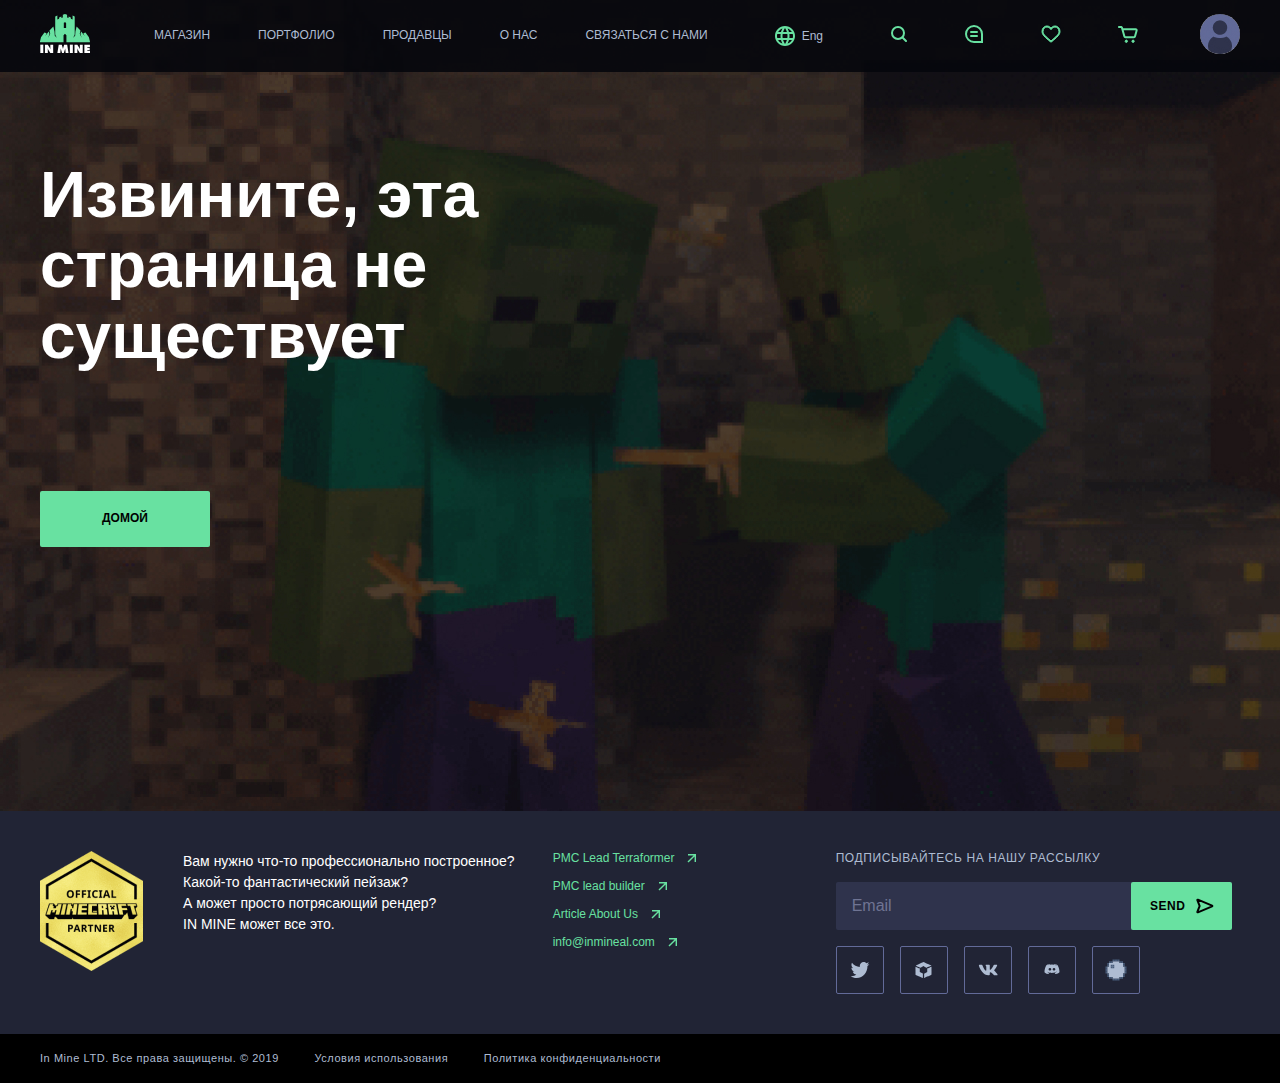
<file: app/page-404.html>
<!DOCTYPE html>
<html lang="en">

<head>
  <meta charset="UTF-8">
  <meta name="viewport" content="width=device-width, initial-scale=1.0">
  <title>InMine</title>
  <link rel="stylesheet" href="css/libs.min.css">
  <link rel="stylesheet" href="css/style.min.css">
</head>

<body>
  <div class="wrapper">
    <div class="content">
      <header class="header header-404">
        <div class="header__inner">
          <div class="header__top-wrapper">
            <div class="container">
              <div class="header__inner-top">
                <div class="header__logo">
                  <a class="header__logo-link" href="index.html">
                    <img src="images/icons/header-logo-top.svg" alt="">
                  </a>
                </div>
                <div class="menu-btn">
                  <div class="menu-btn__row"></div>
                  <div class="menu-btn__row"></div>
                  <div class="menu-btn__row"></div>
                </div>
                <nav class="header__menu">
                  <ul class="header__menu-list">
                    <li class="header__menu-item">
                      <a class="header__menu-link" href="store.html">Магазин</a>
                    </li>
                    <li class="header__menu-item">
                      <a class="header__menu-link" href="portfolio.html">Портфолио</a>
                    </li>
                    <li class="header__menu-item">
                      <a class="header__menu-link" href="sellers.html">Продавцы</a>
                    </li>
                    <li class="header__menu-item">
                      <a class="header__menu-link" href="about-us.html">О нас</a>
                    </li>
                    <li class="header__menu-item">
                      <a class="header__menu-link" href="contact.html">Связаться с нами</a>
                    </li>
                  </ul>
                </nav>
                <div class="header__lang">
                  <button><img src="images/icons/header-language.svg" alt=""></button>
                  <span>Eng</span>
                </div>
                <div class="header__top-icons">
                  <ul class="header__icons-list">
                    <li><a href="page-404.html"><img src="images/icons/loupe.svg" alt=""></a></li>
                    <li><a href="page-404.html"><img src="images/icons/comments.svg" alt=""></a></li>
                    <li><a href="page-404.html"><img src="images/icons/like.svg" alt=""></a></li>
                    <li><a href="page-404.html"><img src="images/icons/basket.svg" alt=""></a></li>
                  </ul>
                </div>
                <div class="header__top-user">
                  <a class="header__user-link" href="product.html">
                    <img src="images/content/user.jpg" alt="">
                  </a>
                </div>
              </div>
            </div>
          </div>
        </div>
      </header>
      <section class="page-404" style="background-image: url(images/page-404.jpg);">
        <div class="container">
          <div class="page-404__title animate__animated animate__flipInX">
            Извините, эта страница
            не существует
          </div>
          <a class="header__bottom-link animate__animated animate__fadeInUp wow" href="index.html">домой</a>
        </div>
      </section>


    </div>

    <footer class="footer">
      <div class="footer__top">
        <div class="container">
          <div class="footer__top-inner">
            <div class="footer__top-info">
              <a class="content-logo" href="product.html">
                <img src="images/header-content-logo.png" alt="">
              </a>
              <p class="header__top-questions">
                Вам нужно что-то профессионально построенное?<br>
                Какой-то фантастический пейзаж?<br>
                А может просто потрясающий рендер?<br>
                IN MINE может все это.
              </p>
              <ul class="header__top-links">
                <li>
                  <a href="page-404.html">PMC Lead Terraformer</a>
                </li>
                <li>
                  <a href="page-404.html">PMC lead builder</a>
                </li>
                <li>
                  <a href="page-404.html">Article About Us</a>
                </li>
                <li>
                  <a class="footer__mail" href="mailto:info@inmineal.com">info@inmineal.com</a>
                </li>
              </ul>
              <div class="header__form">
                <h3 class="header__form-title">
                  подписывайтесь на нашу рассылку
                </h3>
                <form>
                  <input type="text" placeholder="Email">
                  <button type="submit">send</button>
                </form>
                <ul class="social">
                  <a href="product.html">
                    <li><svg width="20" height="16" viewBox="0 0 20 16" fill="none" xmlns="http://www.w3.org/2000/svg">
                        <path
                          d="M19.3334 1.89305C18.6464 2.21429 17.9092 2.43216 17.1346 2.52942C17.9255 2.02968 18.5309 1.23702 18.8178 0.295398C18.076 0.758193 17.2571 1.09424 16.3846 1.27641C15.6859 0.489895 14.6921 0 13.5898 0C11.475 0 9.76033 1.80937 9.76033 4.03969C9.76033 4.35601 9.79415 4.66496 9.85949 4.96039C6.67742 4.79174 3.85579 3.18301 1.96732 0.738495C1.6372 1.33425 1.44941 2.02842 1.44941 2.76943C1.44941 4.1714 2.12595 5.40841 3.15244 6.13213C2.52488 6.10999 1.93465 5.92782 1.41793 5.62502V5.67549C1.41793 7.63256 2.73836 9.2659 4.48918 9.63764C4.1684 9.72873 3.83014 9.7792 3.4802 9.7792C3.23293 9.7792 2.9938 9.75335 2.75934 9.70411C3.2469 11.3104 4.66066 12.4785 6.33569 12.5105C5.02576 13.5937 3.37406 14.2374 1.58007 14.2374C1.27098 14.2374 0.966513 14.2177 0.666748 14.182C2.3616 15.3304 4.37373 16 6.53633 16C13.5805 16 17.431 9.84321 17.431 4.50374L17.4181 3.98063C18.1705 3.41439 18.8213 2.70297 19.3334 1.89305Z"
                          fill="#AEBCD2" />
                      </svg>
                    </li>
                  </a>
                  <a href="product.html">
                    <li>
                      <svg width="17" height="16" viewBox="0 0 17 16" fill="none" xmlns="http://www.w3.org/2000/svg">
                        <path fill-rule="evenodd" clip-rule="evenodd"
                          d="M4.58316 1.79933C2.50883 2.78802 0.806093 3.61268 0.799347 3.6319C0.792601 3.65113 0.855869 3.69303 0.939934 3.72499C1.024 3.75692 1.46931 3.95323 1.92956 4.16118C2.38976 4.36916 3.26925 4.76526 3.88397 5.04142C4.49869 5.31762 5.07238 5.57562 5.15884 5.61483C5.2453 5.654 5.33212 5.68608 5.35184 5.68608C5.37156 5.68608 5.83068 5.44431 6.3722 5.14881C6.91371 4.85331 7.49147 4.53991 7.65613 4.45239C7.82079 4.36484 8.05059 4.23974 8.16683 4.17441C8.28306 4.10904 8.39264 4.05557 8.41036 4.05557C8.42808 4.05557 8.59346 4.14737 8.77783 4.25961C9.08699 4.44773 10.6678 5.39915 11.0925 5.6526C11.3156 5.78577 11.3511 5.78679 11.617 5.6675C11.8581 5.55936 15.3532 4.13653 16.0287 3.87151C16.2756 3.77463 16.4775 3.68681 16.4773 3.67638C16.4771 3.66596 16.3559 3.60237 16.2079 3.5351C16.06 3.46783 15.6066 3.26113 15.2004 3.07579C14.7943 2.89044 14.2644 2.64909 14.0229 2.53946C13.3914 2.25276 12.9575 2.05505 10.5773 0.969207C9.40669 0.435196 8.42772 -0.000946428 8.40178 1.54242e-06C8.37587 0.000949513 6.65748 0.810668 4.58316 1.79933ZM0.510986 8.75997V12.7818L0.840301 12.9268C1.02144 13.0066 1.50193 13.2173 1.90808 13.3952C2.31424 13.5731 2.82617 13.7986 3.04572 13.8963C3.26526 13.9941 3.63349 14.156 3.86401 14.2561C4.09453 14.3563 4.56156 14.5611 4.90185 14.7114C5.24215 14.8618 5.72714 15.0749 5.97961 15.1851C6.23209 15.2953 6.75193 15.5238 7.13485 15.6927C7.51777 15.8617 7.84573 16 7.86366 16C7.88158 16 7.89164 15.0007 7.88597 13.7793L7.87567 11.5586L6.33284 10.7593L4.79001 9.95991L4.79604 8.27112L4.80206 6.58237L4.3031 6.3671C4.02867 6.24868 3.30118 5.93354 2.68646 5.66674C1.06651 4.96365 0.541603 4.73811 0.525356 4.73811C0.517453 4.73811 0.510986 6.54794 0.510986 8.75997ZM15.6994 5.08253C15.2603 5.27148 14.6943 5.51761 14.4415 5.62951C14.1887 5.74137 13.8385 5.89247 13.6631 5.9652C13.4878 6.03797 13.0928 6.20769 12.7855 6.34242L12.2266 6.58734V8.28052V9.97375L11.9073 10.137C11.4831 10.354 9.47267 11.3995 9.28306 11.5018L9.13365 11.5825L9.13338 13.7912C9.13318 15.0061 9.14795 16 9.16615 16C9.18435 16 9.46728 15.8827 9.79484 15.7393C10.726 15.3317 12.5087 14.5466 12.9052 14.3695C13.1028 14.2812 13.3363 14.1791 13.4241 14.1425C13.5719 14.081 14.2329 13.7901 15.1006 13.4047C15.2982 13.3169 15.6907 13.1452 15.9729 13.0231C16.255 12.9009 16.4931 12.7828 16.5021 12.7605C16.511 12.7382 16.5137 10.9243 16.508 8.72952L16.4977 4.73906L15.6994 5.08253Z"
                          fill="#AEBCD2" />
                      </svg>
                    </li>
                  </a>
                  <a href="product.html">
                    <li>
                      <svg width="20" height="12" viewBox="0 0 20 12" fill="none" xmlns="http://www.w3.org/2000/svg">
                        <path
                          d="M19.1142 1.38897C19.2446 0.972233 19.1142 0.666626 18.4975 0.666626H16.4546C15.9348 0.666626 15.6973 0.931008 15.5668 1.22138C15.5668 1.22138 14.5282 3.65817 13.0563 5.23818C12.5813 5.69794 12.3642 5.84312 12.1052 5.84312C11.9758 5.84312 11.7876 5.69794 11.7876 5.2812V1.38897C11.7876 0.888886 11.6376 0.666626 11.2044 0.666626H7.99434C7.67016 0.666626 7.47454 0.897848 7.47454 1.11831C7.47454 1.59151 8.21046 1.70085 8.28591 3.03441V5.92737C8.28591 6.56098 8.1676 6.6766 7.90677 6.6766C7.21464 6.6766 5.53041 4.23084 4.53086 1.43109C4.33617 0.887093 4.13961 0.667523 3.61795 0.667523H1.57601C0.991931 0.667523 0.875488 0.931904 0.875488 1.22228C0.875488 1.74387 1.56762 4.32495 4.09956 7.7386C5.78751 10.0696 8.16388 11.3333 10.3288 11.3333C11.6264 11.3333 11.7866 11.0528 11.7866 10.5688V8.80688C11.7866 8.24586 11.9105 8.13293 12.3214 8.13293C12.6232 8.13293 13.143 8.27991 14.3549 9.40286C15.7392 10.7346 15.9683 11.3324 16.7462 11.3324H18.7881C19.3713 11.3324 19.6628 11.0519 19.4952 10.498C19.3117 9.94686 18.6503 9.14475 17.7727 8.19567C17.2958 7.65436 16.5832 7.07182 16.3661 6.78056C16.0634 6.40505 16.1509 6.23925 16.3661 5.90586C16.367 5.90675 18.8552 2.53522 19.1142 1.38897Z"
                          fill="#AEBCD2" />
                      </svg>
                    </li>
                  </a>
                  <a href="product.html">
                    <li>
                      <svg width="16" height="12" viewBox="0 0 16 12" fill="none" xmlns="http://www.w3.org/2000/svg">
                        <path fill-rule="evenodd" clip-rule="evenodd"
                          d="M5.95667 0.000485895C5.95667 0.000485895 4.22864 -0.0629029 2.36432 1.25835C2.36432 1.25835 0.5 4.3723 0.5 8.21126C0.5 8.21126 1.53336 9.93463 4.36697 10C4.36697 10 4.78092 9.47209 5.19894 9.00758C3.6072 8.54405 2.9878 7.61699 2.9878 7.61699L3.51973 7.88045C3.62253 7.92109 3.72572 7.96242 3.82966 8.00405L3.82978 8.0041C5.2991 8.5926 6.91646 9.24039 9.65582 8.80751L9.69873 8.79825C10.3039 8.66769 10.91 8.53692 11.5151 8.27762C11.626 8.22307 11.744 8.16853 11.8681 8.11115L11.8683 8.11104C12.1949 7.9601 12.5642 7.7894 12.9583 7.54766C12.9583 7.54766 12.3379 8.47472 10.68 8.93825C11.0218 9.39979 11.5018 9.92869 11.5018 9.92869C13.8244 9.88 14.9834 8.71423 15.3605 8.33495C15.4437 8.25134 15.4888 8.20595 15.5 8.21918C15.5 4.38617 13.6245 1.26627 13.6245 1.26627C11.9483 0.0727876 10.382 0.0193041 10.086 0.0183129L9.89687 0.199564C12.0378 0.793831 13.0742 1.72188 13.0742 1.72188C9.96806 0.232249 6.61269 0.147071 3.54007 1.32372C3.05696 1.52478 2.78031 1.65651 2.78031 1.65651C2.78031 1.65651 3.81469 0.664082 6.09601 0.134195L5.95667 0.000485895ZM10.0921 0.0133609L10.1257 0.00147579H10.1044L10.0921 0.0133609ZM11.3493 5.28263C11.3493 6.01197 10.7422 6.60322 9.99319 6.60322C9.24423 6.60322 8.63708 6.01197 8.63708 5.28263C8.63708 4.55328 9.24423 3.96204 9.99319 3.96204C10.7422 3.96204 11.3493 4.55328 11.3493 5.28263ZM5.92498 6.60322C6.67394 6.60322 7.2811 6.01197 7.2811 5.28263C7.2811 4.55328 6.67394 3.96204 5.92498 3.96204C5.17602 3.96204 4.56887 4.55328 4.56887 5.28263C4.56887 6.01197 5.17602 6.60322 5.92498 6.60322Z"
                          fill="#AEBCD2" />
                      </svg>
                    </li>
                  </a>
                  <a href="product.html">
                    <li>
                      <svg width="22" height="22" viewBox="0 0 22 22" fill="none" xmlns="http://www.w3.org/2000/svg">
                        <path
                          d="M4 7.50024V4.00024H7.5V2.25024H14.5V4.00024H18V7.50024H19.75V14.5002H18V18.0002H14.5V19.7502H7.5V18.0002H4V14.5002H2.25V7.50024H4Z"
                          fill="#AEBCD2" />
                        <rect x="0.5" y="7.50024" width="1.75" height="1.75" fill="#495D7B" />
                        <rect x="0.5" y="9.24976" width="1.75" height="1.75" fill="#495D7B" />
                        <rect x="2.25" y="3.99976" width="1.75" height="1.75" fill="#495D7B" />
                        <rect x="4" y="2.25024" width="1.75" height="1.75" fill="#495D7B" />
                        <rect x="5.75" y="2.25024" width="1.75" height="1.75" fill="#495D7B" />
                        <rect x="14.5" y="2.25024" width="1.75" height="1.75" fill="#495D7B" />
                        <rect x="16.25" y="2.25024" width="1.75" height="1.75" fill="#495D7B" />
                        <rect x="7.5" y="0.5" width="1.75" height="1.75" fill="#495D7B" />
                        <rect x="9.25" y="0.5" width="1.75" height="1.75" fill="#495D7B" />
                        <rect x="11" y="0.5" width="1.75" height="1.75" fill="#495D7B" />
                        <rect x="12.75" y="0.5" width="1.75" height="1.75" fill="#495D7B" />
                        <rect x="2.25" y="5.75" width="1.75" height="1.75" fill="#495D7B" />
                        <rect x="5.75" y="5.75" width="1.75" height="1.75" fill="#495D7B" />
                        <rect x="7.5" y="5.75" width="1.75" height="1.75" fill="#495D7B" />
                        <rect x="5.75" y="7.50024" width="1.75" height="1.75" fill="#495D7B" />
                        <rect x="7.5" y="7.50024" width="1.75" height="1.75" fill="#495D7B" />
                        <rect x="0.5" y="11" width="1.75" height="1.75" fill="#495D7B" />
                        <rect x="0.5" y="12.7502" width="1.75" height="1.75" fill="#495D7B" />
                        <rect width="1.75" height="1.75" transform="matrix(-1 0 0 1 21.5 7.50024)" fill="#495D7B" />
                        <rect width="1.75" height="1.75" transform="matrix(-1 0 0 1 21.5 9.24976)" fill="#495D7B" />
                        <rect width="1.75" height="1.75" transform="matrix(-1 0 0 1 19.75 3.99976)" fill="#495D7B" />
                        <rect width="1.75" height="1.75" transform="matrix(-1 0 0 1 19.75 5.75)" fill="#495D7B" />
                        <rect width="1.75" height="1.75" transform="matrix(1 0 0 -1 2.25 18.0002)" fill="#495D7B" />
                        <rect width="1.75" height="1.75" transform="matrix(1 0 0 -1 4 19.7498)" fill="#495D7B" />
                        <rect width="1.75" height="1.75" transform="matrix(1 0 0 -1 5.75 19.7498)" fill="#495D7B" />
                        <rect width="1.75" height="1.75" transform="matrix(1 0 0 -1 14.5 19.7498)" fill="#495D7B" />
                        <rect width="1.75" height="1.75" transform="matrix(1 0 0 -1 16.25 19.7498)" fill="#495D7B" />
                        <rect width="1.75" height="1.75" transform="matrix(1 0 0 -1 7.5 21.5)" fill="#495D7B" />
                        <rect width="1.75" height="1.75" transform="matrix(1 0 0 -1 9.25 21.5)" fill="#495D7B" />
                        <rect width="1.75" height="1.75" transform="matrix(1 0 0 -1 11 21.5)" fill="#495D7B" />
                        <rect width="1.75" height="1.75" transform="matrix(1 0 0 -1 12.75 21.5)" fill="#495D7B" />
                        <rect width="1.75" height="1.75" transform="matrix(1 0 0 -1 2.25 16.25)" fill="#495D7B" />
                        <rect x="19.75" y="18.0002" width="1.75" height="1.75" transform="rotate(-180 19.75 18.0002)"
                          fill="#495D7B" />
                        <rect x="19.75" y="16.25" width="1.75" height="1.75" transform="rotate(-180 19.75 16.25)"
                          fill="#495D7B" />
                        <rect width="1.75" height="1.75" transform="matrix(-1 0 0 1 21.5 11)" fill="#495D7B" />
                        <rect width="1.75" height="1.75" transform="matrix(-1 0 0 1 21.5 12.7502)" fill="#495D7B" />
                      </svg>
                    </li>
                  </a>
                </ul>
              </div>
            </div>
          </div>
        </div>
      </div>
      <div class="footer__bottom">
        <div class="container">
          <div class="footer__bottom-inner">
            <div class="footer__copy">
              In Mine LTD. Все права защищены. © 2019
            </div>
            <div class="header__bottom-links">
              <a href="page-404.html">Условия использования</a>
              <a href="page-404.html">Политика конфиденциальности</a>
            </div>
          </div>
        </div>
      </div>
    </footer>
  </div>




  <script src="https://ajax.googleapis.com/ajax/libs/jquery/3.5.1/jquery.min.js"></script>
  <script src="js/libs.min.js"></script>
  <script src="js/main.js"></script>
</body>

</html>
</file>
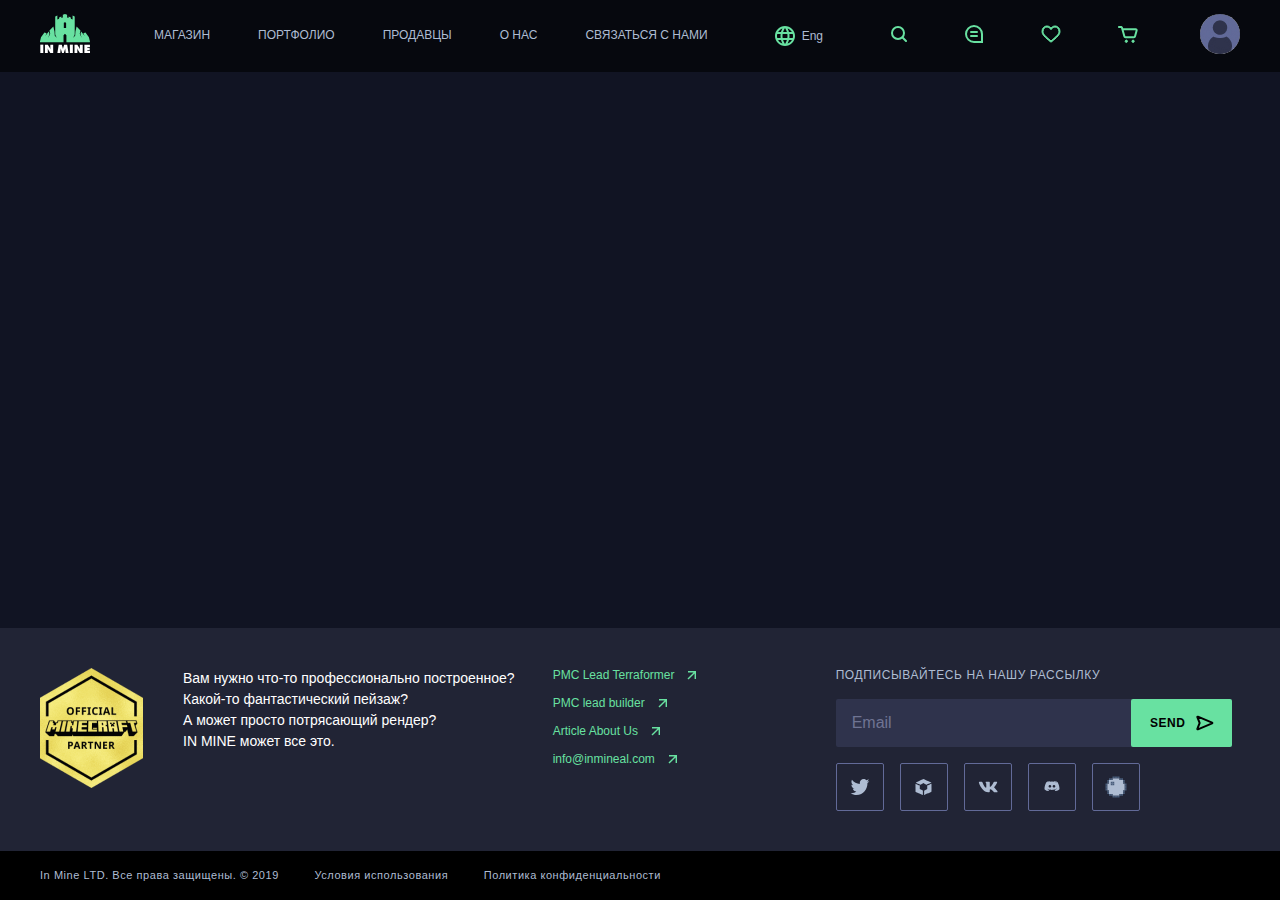
<file: app/page.html>
<!DOCTYPE html>
<html lang="en">

<head>
  <meta charset="UTF-8">
  <meta name="viewport" content="width=device-width, initial-scale=1.0">
  <title>InMine</title>
  <link rel="stylesheet" href="css/libs.min.css">
  <link rel="stylesheet" href="css/style.min.css">
</head>

<body>
  <div class="wrapper">
    <div class="content">
      <header class="header">
        <div class="header__inner">
          <div class="header__top-wrapper">
            <div class="container">
              <div class="header__inner-top">
                <div class="header__logo">
                  <a class="header__logo-link" href="index.html">
                    <img src="images/icons/header-logo-top.svg" alt="">
                  </a>
                </div>
                <div class="menu-btn">
                  <div class="menu-btn__row"></div>
                  <div class="menu-btn__row"></div>
                  <div class="menu-btn__row"></div>
                </div>
                <nav class="header__menu">
                  <ul class="header__menu-list">
                    <li class="header__menu-item">
                      <a class="header__menu-link" href="store.html">Магазин</a>
                    </li>
                    <li class="header__menu-item">
                      <a class="header__menu-link" href="portfolio.html">Портфолио</a>
                    </li>
                    <li class="header__menu-item">
                      <a class="header__menu-link" href="sellers.html">Продавцы</a>
                    </li>
                    <li class="header__menu-item">
                      <a class="header__menu-link" href="about-us.html">О нас</a>
                    </li>
                    <li class="header__menu-item">
                      <a class="header__menu-link" href="contact.html">Связаться с нами</a>
                    </li>
                  </ul>
                </nav>
                <div class="header__lang">
                  <button><img src="images/icons/header-language.svg" alt=""></button>
                  <span>Eng</span>
                </div>
                <div class="header__top-icons">
                  <ul class="header__icons-list">
                    <li><a href="page-404.html"><img src="images/icons/loupe.svg" alt=""></a></li>
                    <li><a href="page-404.html"><img src="images/icons/comments.svg" alt=""></a></li>
                    <li><a href="page-404.html"><img src="images/icons/like.svg" alt=""></a></li>
                    <li><a href="page-404.html"><img src="images/icons/basket.svg" alt=""></a></li>
                  </ul>
                </div>
                <div class="header__top-user">
                  <a class="header__user-link" href="product.html">
                    <img src="images/content/user.jpg" alt="">
                  </a>
                </div>
              </div>
            </div>
          </div>
        </div>
      </header>



    </div>

    <footer class="footer">
      <div class="footer__top">
        <div class="container">
          <div class="footer__top-inner">
            <div class="footer__top-info">
              <a class="content-logo" href="product.html">
                <img src="images/header-content-logo.png" alt="">
              </a>
              <p class="header__top-questions">
                Вам нужно что-то профессионально построенное?<br>
                Какой-то фантастический пейзаж?<br>
                А может просто потрясающий рендер?<br>
                IN MINE может все это.
              </p>
              <ul class="header__top-links">
                <li>
                  <a href="page-404.html">PMC Lead Terraformer</a>
                </li>
                <li>
                  <a href="page-404.html">PMC lead builder</a>
                </li>
                <li>
                  <a href="page-404.html">Article About Us</a>
                </li>
                <li>
                  <a class="footer__mail" href="mailto:info@inmineal.com">info@inmineal.com</a>
                </li>
              </ul>
              <div class="header__form">
                <h3 class="header__form-title">
                  подписывайтесь на нашу рассылку
                </h3>
                <form>
                  <input type="text" placeholder="Email">
                  <button type="submit">send</button>
                </form>
                <ul class="social">
                  <a href="product.html">
                    <li><svg width="20" height="16" viewBox="0 0 20 16" fill="none" xmlns="http://www.w3.org/2000/svg">
                        <path
                          d="M19.3334 1.89305C18.6464 2.21429 17.9092 2.43216 17.1346 2.52942C17.9255 2.02968 18.5309 1.23702 18.8178 0.295398C18.076 0.758193 17.2571 1.09424 16.3846 1.27641C15.6859 0.489895 14.6921 0 13.5898 0C11.475 0 9.76033 1.80937 9.76033 4.03969C9.76033 4.35601 9.79415 4.66496 9.85949 4.96039C6.67742 4.79174 3.85579 3.18301 1.96732 0.738495C1.6372 1.33425 1.44941 2.02842 1.44941 2.76943C1.44941 4.1714 2.12595 5.40841 3.15244 6.13213C2.52488 6.10999 1.93465 5.92782 1.41793 5.62502V5.67549C1.41793 7.63256 2.73836 9.2659 4.48918 9.63764C4.1684 9.72873 3.83014 9.7792 3.4802 9.7792C3.23293 9.7792 2.9938 9.75335 2.75934 9.70411C3.2469 11.3104 4.66066 12.4785 6.33569 12.5105C5.02576 13.5937 3.37406 14.2374 1.58007 14.2374C1.27098 14.2374 0.966513 14.2177 0.666748 14.182C2.3616 15.3304 4.37373 16 6.53633 16C13.5805 16 17.431 9.84321 17.431 4.50374L17.4181 3.98063C18.1705 3.41439 18.8213 2.70297 19.3334 1.89305Z"
                          fill="#AEBCD2" />
                      </svg>
                    </li>
                  </a>
                  <a href="product.html">
                    <li>
                      <svg width="17" height="16" viewBox="0 0 17 16" fill="none" xmlns="http://www.w3.org/2000/svg">
                        <path fill-rule="evenodd" clip-rule="evenodd"
                          d="M4.58316 1.79933C2.50883 2.78802 0.806093 3.61268 0.799347 3.6319C0.792601 3.65113 0.855869 3.69303 0.939934 3.72499C1.024 3.75692 1.46931 3.95323 1.92956 4.16118C2.38976 4.36916 3.26925 4.76526 3.88397 5.04142C4.49869 5.31762 5.07238 5.57562 5.15884 5.61483C5.2453 5.654 5.33212 5.68608 5.35184 5.68608C5.37156 5.68608 5.83068 5.44431 6.3722 5.14881C6.91371 4.85331 7.49147 4.53991 7.65613 4.45239C7.82079 4.36484 8.05059 4.23974 8.16683 4.17441C8.28306 4.10904 8.39264 4.05557 8.41036 4.05557C8.42808 4.05557 8.59346 4.14737 8.77783 4.25961C9.08699 4.44773 10.6678 5.39915 11.0925 5.6526C11.3156 5.78577 11.3511 5.78679 11.617 5.6675C11.8581 5.55936 15.3532 4.13653 16.0287 3.87151C16.2756 3.77463 16.4775 3.68681 16.4773 3.67638C16.4771 3.66596 16.3559 3.60237 16.2079 3.5351C16.06 3.46783 15.6066 3.26113 15.2004 3.07579C14.7943 2.89044 14.2644 2.64909 14.0229 2.53946C13.3914 2.25276 12.9575 2.05505 10.5773 0.969207C9.40669 0.435196 8.42772 -0.000946428 8.40178 1.54242e-06C8.37587 0.000949513 6.65748 0.810668 4.58316 1.79933ZM0.510986 8.75997V12.7818L0.840301 12.9268C1.02144 13.0066 1.50193 13.2173 1.90808 13.3952C2.31424 13.5731 2.82617 13.7986 3.04572 13.8963C3.26526 13.9941 3.63349 14.156 3.86401 14.2561C4.09453 14.3563 4.56156 14.5611 4.90185 14.7114C5.24215 14.8618 5.72714 15.0749 5.97961 15.1851C6.23209 15.2953 6.75193 15.5238 7.13485 15.6927C7.51777 15.8617 7.84573 16 7.86366 16C7.88158 16 7.89164 15.0007 7.88597 13.7793L7.87567 11.5586L6.33284 10.7593L4.79001 9.95991L4.79604 8.27112L4.80206 6.58237L4.3031 6.3671C4.02867 6.24868 3.30118 5.93354 2.68646 5.66674C1.06651 4.96365 0.541603 4.73811 0.525356 4.73811C0.517453 4.73811 0.510986 6.54794 0.510986 8.75997ZM15.6994 5.08253C15.2603 5.27148 14.6943 5.51761 14.4415 5.62951C14.1887 5.74137 13.8385 5.89247 13.6631 5.9652C13.4878 6.03797 13.0928 6.20769 12.7855 6.34242L12.2266 6.58734V8.28052V9.97375L11.9073 10.137C11.4831 10.354 9.47267 11.3995 9.28306 11.5018L9.13365 11.5825L9.13338 13.7912C9.13318 15.0061 9.14795 16 9.16615 16C9.18435 16 9.46728 15.8827 9.79484 15.7393C10.726 15.3317 12.5087 14.5466 12.9052 14.3695C13.1028 14.2812 13.3363 14.1791 13.4241 14.1425C13.5719 14.081 14.2329 13.7901 15.1006 13.4047C15.2982 13.3169 15.6907 13.1452 15.9729 13.0231C16.255 12.9009 16.4931 12.7828 16.5021 12.7605C16.511 12.7382 16.5137 10.9243 16.508 8.72952L16.4977 4.73906L15.6994 5.08253Z"
                          fill="#AEBCD2" />
                      </svg>
                    </li>
                  </a>
                  <a href="product.html">
                    <li>
                      <svg width="20" height="12" viewBox="0 0 20 12" fill="none" xmlns="http://www.w3.org/2000/svg">
                        <path
                          d="M19.1142 1.38897C19.2446 0.972233 19.1142 0.666626 18.4975 0.666626H16.4546C15.9348 0.666626 15.6973 0.931008 15.5668 1.22138C15.5668 1.22138 14.5282 3.65817 13.0563 5.23818C12.5813 5.69794 12.3642 5.84312 12.1052 5.84312C11.9758 5.84312 11.7876 5.69794 11.7876 5.2812V1.38897C11.7876 0.888886 11.6376 0.666626 11.2044 0.666626H7.99434C7.67016 0.666626 7.47454 0.897848 7.47454 1.11831C7.47454 1.59151 8.21046 1.70085 8.28591 3.03441V5.92737C8.28591 6.56098 8.1676 6.6766 7.90677 6.6766C7.21464 6.6766 5.53041 4.23084 4.53086 1.43109C4.33617 0.887093 4.13961 0.667523 3.61795 0.667523H1.57601C0.991931 0.667523 0.875488 0.931904 0.875488 1.22228C0.875488 1.74387 1.56762 4.32495 4.09956 7.7386C5.78751 10.0696 8.16388 11.3333 10.3288 11.3333C11.6264 11.3333 11.7866 11.0528 11.7866 10.5688V8.80688C11.7866 8.24586 11.9105 8.13293 12.3214 8.13293C12.6232 8.13293 13.143 8.27991 14.3549 9.40286C15.7392 10.7346 15.9683 11.3324 16.7462 11.3324H18.7881C19.3713 11.3324 19.6628 11.0519 19.4952 10.498C19.3117 9.94686 18.6503 9.14475 17.7727 8.19567C17.2958 7.65436 16.5832 7.07182 16.3661 6.78056C16.0634 6.40505 16.1509 6.23925 16.3661 5.90586C16.367 5.90675 18.8552 2.53522 19.1142 1.38897Z"
                          fill="#AEBCD2" />
                      </svg>
                    </li>
                  </a>
                  <a href="product.html">
                    <li>
                      <svg width="16" height="12" viewBox="0 0 16 12" fill="none" xmlns="http://www.w3.org/2000/svg">
                        <path fill-rule="evenodd" clip-rule="evenodd"
                          d="M5.95667 0.000485895C5.95667 0.000485895 4.22864 -0.0629029 2.36432 1.25835C2.36432 1.25835 0.5 4.3723 0.5 8.21126C0.5 8.21126 1.53336 9.93463 4.36697 10C4.36697 10 4.78092 9.47209 5.19894 9.00758C3.6072 8.54405 2.9878 7.61699 2.9878 7.61699L3.51973 7.88045C3.62253 7.92109 3.72572 7.96242 3.82966 8.00405L3.82978 8.0041C5.2991 8.5926 6.91646 9.24039 9.65582 8.80751L9.69873 8.79825C10.3039 8.66769 10.91 8.53692 11.5151 8.27762C11.626 8.22307 11.744 8.16853 11.8681 8.11115L11.8683 8.11104C12.1949 7.9601 12.5642 7.7894 12.9583 7.54766C12.9583 7.54766 12.3379 8.47472 10.68 8.93825C11.0218 9.39979 11.5018 9.92869 11.5018 9.92869C13.8244 9.88 14.9834 8.71423 15.3605 8.33495C15.4437 8.25134 15.4888 8.20595 15.5 8.21918C15.5 4.38617 13.6245 1.26627 13.6245 1.26627C11.9483 0.0727876 10.382 0.0193041 10.086 0.0183129L9.89687 0.199564C12.0378 0.793831 13.0742 1.72188 13.0742 1.72188C9.96806 0.232249 6.61269 0.147071 3.54007 1.32372C3.05696 1.52478 2.78031 1.65651 2.78031 1.65651C2.78031 1.65651 3.81469 0.664082 6.09601 0.134195L5.95667 0.000485895ZM10.0921 0.0133609L10.1257 0.00147579H10.1044L10.0921 0.0133609ZM11.3493 5.28263C11.3493 6.01197 10.7422 6.60322 9.99319 6.60322C9.24423 6.60322 8.63708 6.01197 8.63708 5.28263C8.63708 4.55328 9.24423 3.96204 9.99319 3.96204C10.7422 3.96204 11.3493 4.55328 11.3493 5.28263ZM5.92498 6.60322C6.67394 6.60322 7.2811 6.01197 7.2811 5.28263C7.2811 4.55328 6.67394 3.96204 5.92498 3.96204C5.17602 3.96204 4.56887 4.55328 4.56887 5.28263C4.56887 6.01197 5.17602 6.60322 5.92498 6.60322Z"
                          fill="#AEBCD2" />
                      </svg>
                    </li>
                  </a>
                  <a href="product.html">
                    <li>
                      <svg width="22" height="22" viewBox="0 0 22 22" fill="none" xmlns="http://www.w3.org/2000/svg">
                        <path
                          d="M4 7.50024V4.00024H7.5V2.25024H14.5V4.00024H18V7.50024H19.75V14.5002H18V18.0002H14.5V19.7502H7.5V18.0002H4V14.5002H2.25V7.50024H4Z"
                          fill="#AEBCD2" />
                        <rect x="0.5" y="7.50024" width="1.75" height="1.75" fill="#495D7B" />
                        <rect x="0.5" y="9.24976" width="1.75" height="1.75" fill="#495D7B" />
                        <rect x="2.25" y="3.99976" width="1.75" height="1.75" fill="#495D7B" />
                        <rect x="4" y="2.25024" width="1.75" height="1.75" fill="#495D7B" />
                        <rect x="5.75" y="2.25024" width="1.75" height="1.75" fill="#495D7B" />
                        <rect x="14.5" y="2.25024" width="1.75" height="1.75" fill="#495D7B" />
                        <rect x="16.25" y="2.25024" width="1.75" height="1.75" fill="#495D7B" />
                        <rect x="7.5" y="0.5" width="1.75" height="1.75" fill="#495D7B" />
                        <rect x="9.25" y="0.5" width="1.75" height="1.75" fill="#495D7B" />
                        <rect x="11" y="0.5" width="1.75" height="1.75" fill="#495D7B" />
                        <rect x="12.75" y="0.5" width="1.75" height="1.75" fill="#495D7B" />
                        <rect x="2.25" y="5.75" width="1.75" height="1.75" fill="#495D7B" />
                        <rect x="5.75" y="5.75" width="1.75" height="1.75" fill="#495D7B" />
                        <rect x="7.5" y="5.75" width="1.75" height="1.75" fill="#495D7B" />
                        <rect x="5.75" y="7.50024" width="1.75" height="1.75" fill="#495D7B" />
                        <rect x="7.5" y="7.50024" width="1.75" height="1.75" fill="#495D7B" />
                        <rect x="0.5" y="11" width="1.75" height="1.75" fill="#495D7B" />
                        <rect x="0.5" y="12.7502" width="1.75" height="1.75" fill="#495D7B" />
                        <rect width="1.75" height="1.75" transform="matrix(-1 0 0 1 21.5 7.50024)" fill="#495D7B" />
                        <rect width="1.75" height="1.75" transform="matrix(-1 0 0 1 21.5 9.24976)" fill="#495D7B" />
                        <rect width="1.75" height="1.75" transform="matrix(-1 0 0 1 19.75 3.99976)" fill="#495D7B" />
                        <rect width="1.75" height="1.75" transform="matrix(-1 0 0 1 19.75 5.75)" fill="#495D7B" />
                        <rect width="1.75" height="1.75" transform="matrix(1 0 0 -1 2.25 18.0002)" fill="#495D7B" />
                        <rect width="1.75" height="1.75" transform="matrix(1 0 0 -1 4 19.7498)" fill="#495D7B" />
                        <rect width="1.75" height="1.75" transform="matrix(1 0 0 -1 5.75 19.7498)" fill="#495D7B" />
                        <rect width="1.75" height="1.75" transform="matrix(1 0 0 -1 14.5 19.7498)" fill="#495D7B" />
                        <rect width="1.75" height="1.75" transform="matrix(1 0 0 -1 16.25 19.7498)" fill="#495D7B" />
                        <rect width="1.75" height="1.75" transform="matrix(1 0 0 -1 7.5 21.5)" fill="#495D7B" />
                        <rect width="1.75" height="1.75" transform="matrix(1 0 0 -1 9.25 21.5)" fill="#495D7B" />
                        <rect width="1.75" height="1.75" transform="matrix(1 0 0 -1 11 21.5)" fill="#495D7B" />
                        <rect width="1.75" height="1.75" transform="matrix(1 0 0 -1 12.75 21.5)" fill="#495D7B" />
                        <rect width="1.75" height="1.75" transform="matrix(1 0 0 -1 2.25 16.25)" fill="#495D7B" />
                        <rect x="19.75" y="18.0002" width="1.75" height="1.75" transform="rotate(-180 19.75 18.0002)"
                          fill="#495D7B" />
                        <rect x="19.75" y="16.25" width="1.75" height="1.75" transform="rotate(-180 19.75 16.25)"
                          fill="#495D7B" />
                        <rect width="1.75" height="1.75" transform="matrix(-1 0 0 1 21.5 11)" fill="#495D7B" />
                        <rect width="1.75" height="1.75" transform="matrix(-1 0 0 1 21.5 12.7502)" fill="#495D7B" />
                      </svg>
                    </li>
                  </a>
                </ul>
              </div>
            </div>
          </div>
        </div>
      </div>
      <div class="footer__bottom">
        <div class="container">
          <div class="footer__bottom-inner">
            <div class="footer__copy">
              In Mine LTD. Все права защищены. © 2019
            </div>
            <div class="header__bottom-links">
              <a href="page-404.html">Условия использования</a>
              <a href="page-404.html">Политика конфиденциальности</a>
            </div>
          </div>
        </div>
      </div>
    </footer>
  </div>




  <script src="https://ajax.googleapis.com/ajax/libs/jquery/3.5.1/jquery.min.js"></script>
  <script src="js/libs.min.js"></script>
  <script src="js/main.js"></script>
</body>

</html>
</file>
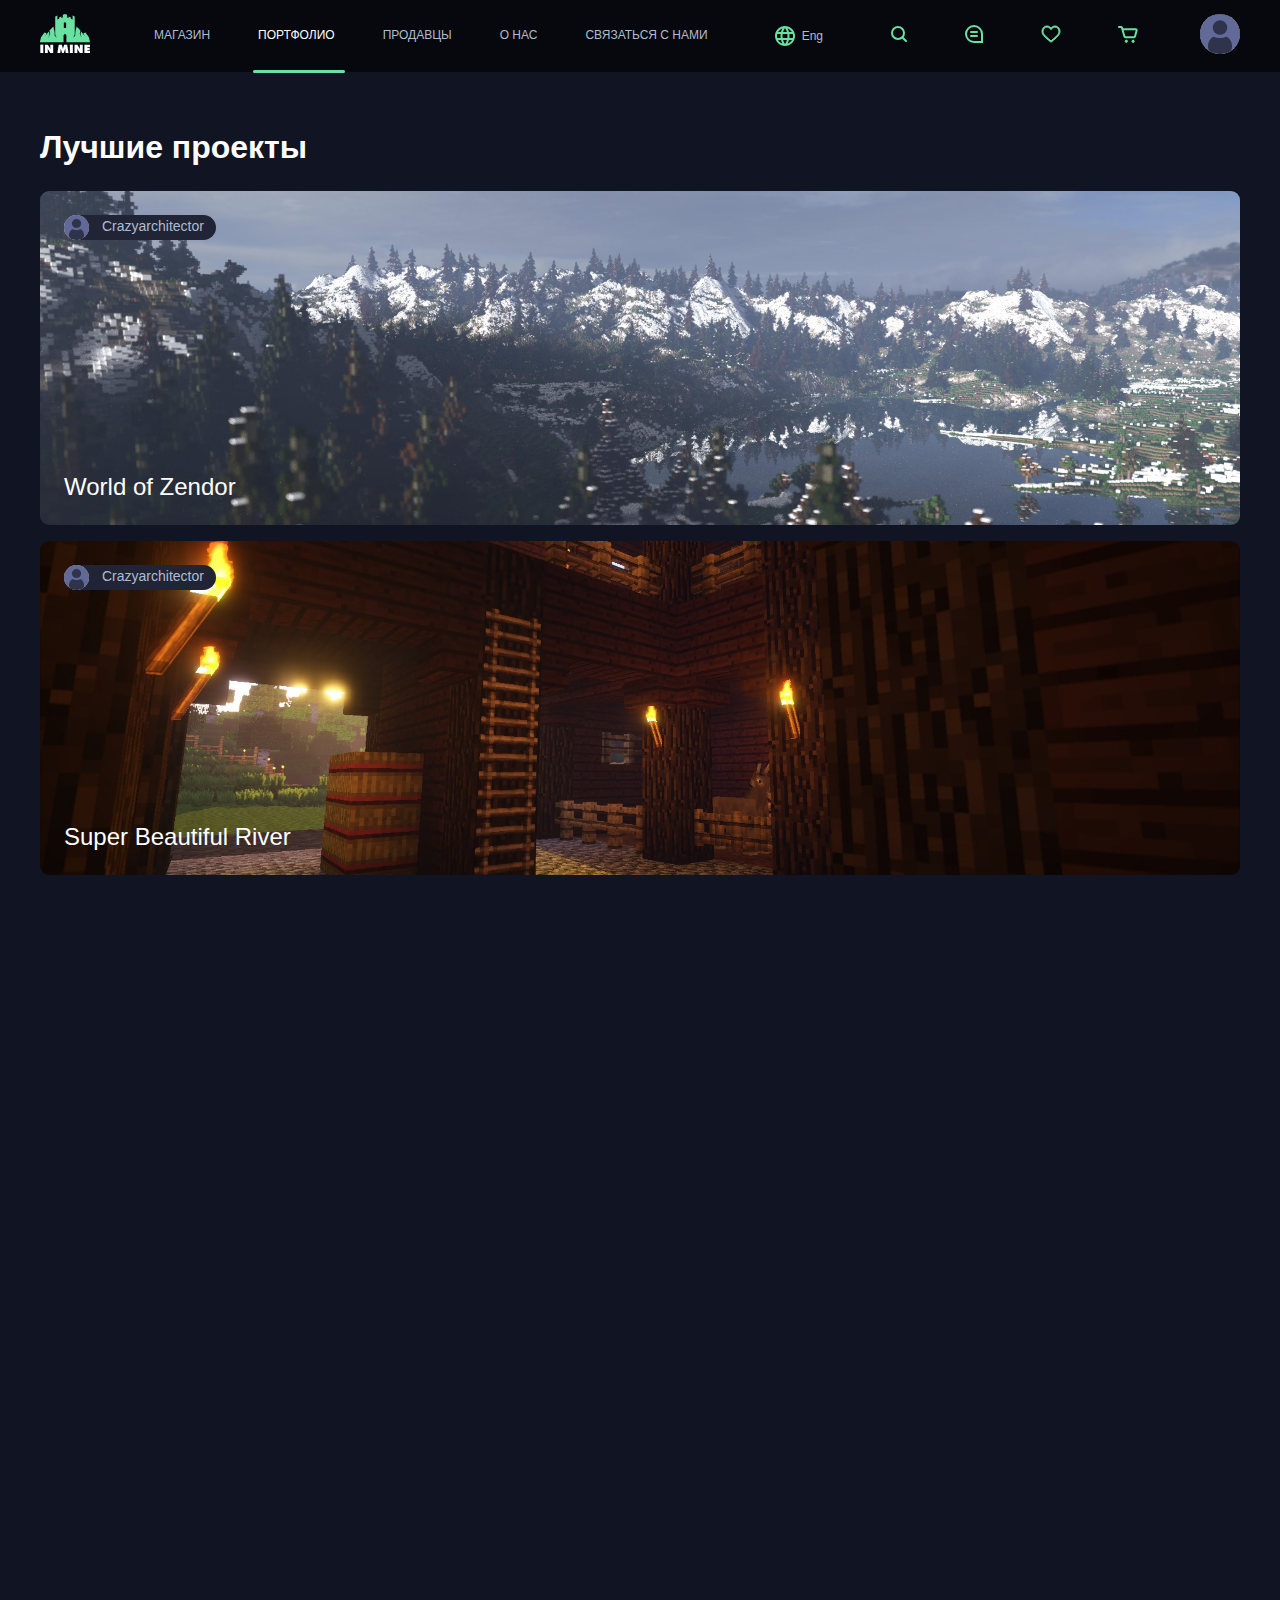
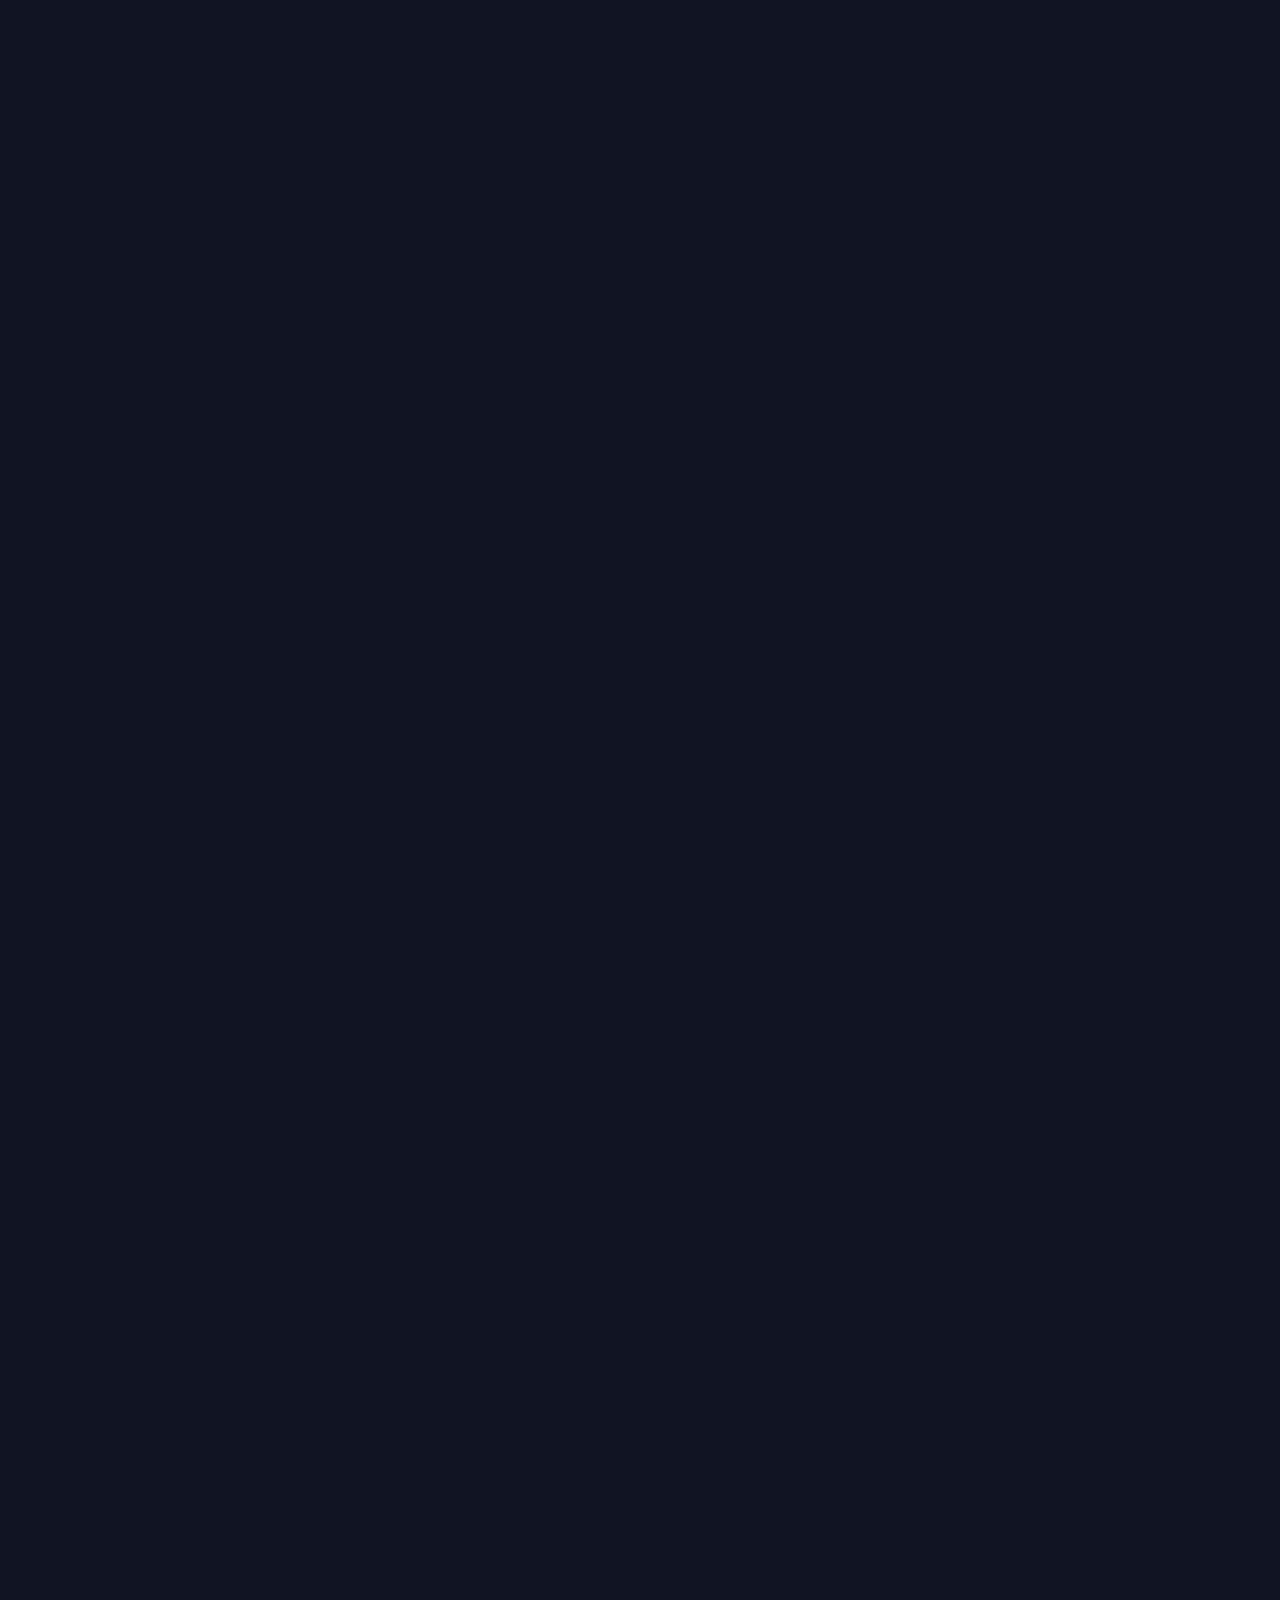
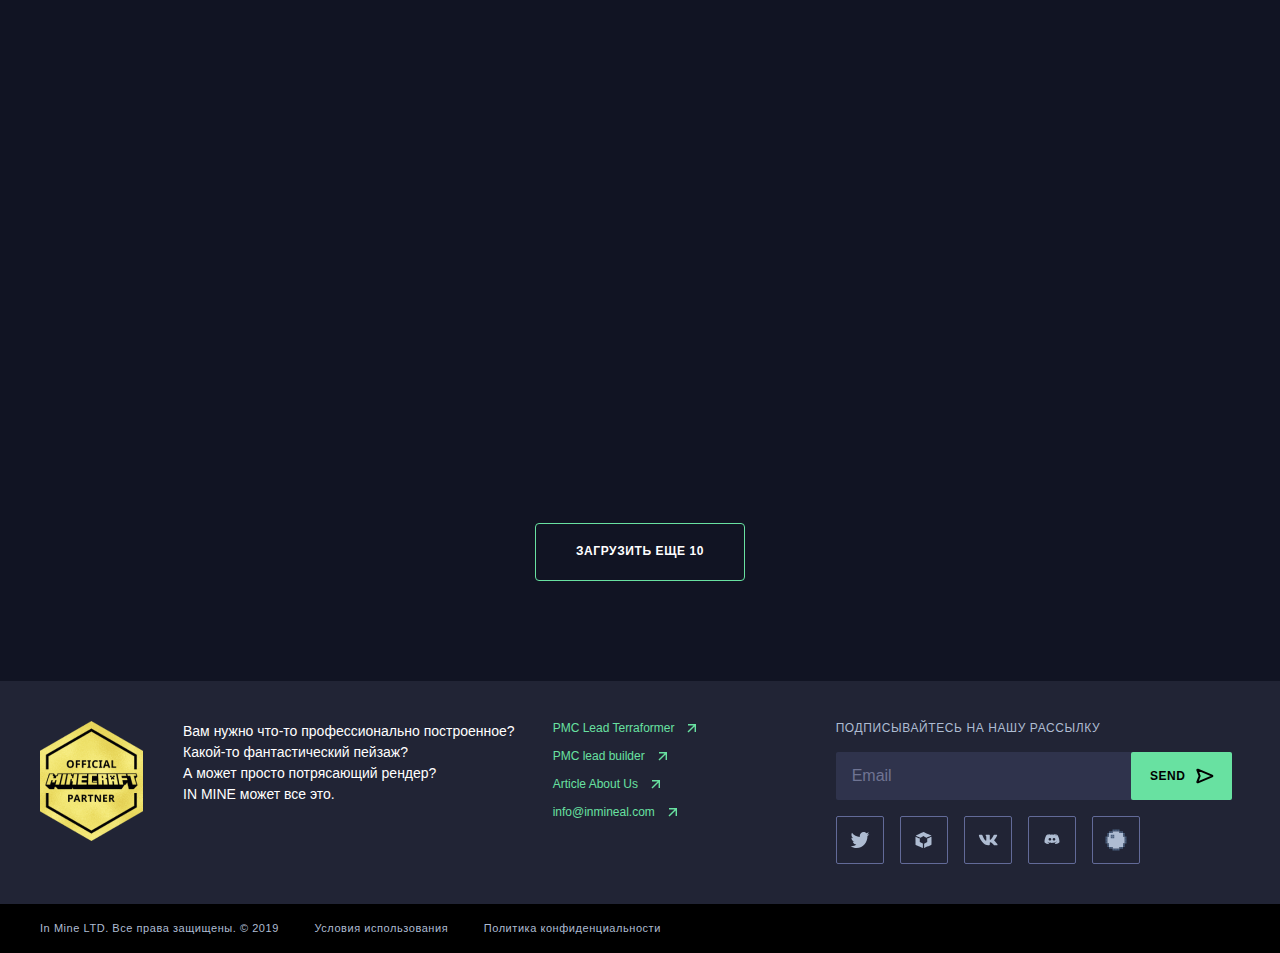
<file: app/portfolio.html>
<!DOCTYPE html>
<html lang="en">

<head>
  <meta charset="UTF-8">
  <meta name="viewport" content="width=device-width, initial-scale=1.0">
  <title>InMine</title>
  <link rel="stylesheet" href="css/libs.min.css">
  <link rel="stylesheet" href="css/style.min.css">
</head>

<body>
  <div class="wrapper">
    <div class="content">
      <header class="header">
        <div class="header__inner">
          <div class="header__top-wrapper">
            <div class="container">
              <div class="header__inner-top">
                <div class="header__logo">
                  <a class="header__logo-link" href="index.html">
                    <img src="images/icons/header-logo-top.svg" alt="">
                  </a>
                </div>
                <div class="menu-btn">
                  <div class="menu-btn__row"></div>
                  <div class="menu-btn__row"></div>
                  <div class="menu-btn__row"></div>
                </div>
                <nav class="header__menu">
                  <ul class="header__menu-list">
                    <li class="header__menu-item">
                      <a class="header__menu-link" href="store.html">Магазин</a>
                    </li>
                    <li class="header__menu-item">
                      <a class="header__menu-link active" href="portfolio.html">Портфолио</a>
                    </li>
                    <li class="header__menu-item">
                      <a class="header__menu-link" href="sellers.html">Продавцы</a>
                    </li>
                    <li class="header__menu-item">
                      <a class="header__menu-link" href="about-us.html">О нас</a>
                    </li>
                    <li class="header__menu-item">
                      <a class="header__menu-link" href="contact.html">Связаться с нами</a>
                    </li>
                  </ul>
                </nav>
                <div class="header__lang">
                  <button><img src="images/icons/header-language.svg" alt=""></button>
                  <span>Eng</span>
                </div>
                <div class="header__top-icons">
                  <ul class="header__icons-list">
                    <li><a href="page-404.html"><img src="images/icons/loupe.svg" alt=""></a></li>
                    <li><a href="page-404.html"><img src="images/icons/comments.svg" alt=""></a></li>
                    <li><a href="page-404.html"><img src="images/icons/like.svg" alt=""></a></li>
                    <li><a href="page-404.html"><img src="images/icons/basket.svg" alt=""></a></li>
                  </ul>
                </div>
                <div class="header__top-user">
                  <a class="header__user-link" href="product.html">
                    <img src="images/content/user.jpg" alt="">
                  </a>
                </div>
              </div>
            </div>
          </div>
        </div>
      </header>
      <section class="portfolio best-projects">
        <div class="container">
          <div class="section-title">
            Лучшие проекты
          </div>
          <div class="best-projects__inner">
            <a class="best-projects__item animate__animated animate__fadeInLeftBig wow"data-wow-delay="0.20s" href="product.html">
              <div class="best-projects__item-user">
                <img src="images/content/user.jpg" alt="">
                <span>Crazyarchitector</span>
              </div>
              <div class="best-projects__item-bg" style="background-image: url(images/content/best-product-1.jpg);">
              </div>
              <div class="best-projects__item-title">
                World of Zendor
              </div>
            </a>
            <a class="best-projects__item animate__animated animate__fadeInRightBig wow" data-wow-delay="0.60s" href="product.html">
              <div class="best-projects__item-user">
                <img src="images/content/user.jpg" alt="">
                <span>Crazyarchitector</span>
              </div>
              <div class="best-projects__item-bg" style="background-image: url(images/slider-bg.jpg);"></div>
              <div class="best-projects__item-title">
                Super Beautiful River
              </div>
            </a>
            <a class="best-projects__item animate__animated animate__fadeInLeftBig wow" data-wow-delay="0.20s" href="product.html">
              <div class="best-projects__item-user">
                <img src="images/content/user.jpg" alt="">
                <span>Crazyarchitector</span>
              </div>
              <div class="best-projects__item-bg" style="background-image: url(images/main.png);"></div>
              <div class="best-projects__item-title">
                Super Mega Castle
              </div>
            </a>
            <a class="best-projects__item animate__animated animate__fadeInRightBig wow" data-wow-delay="0.20s" href="product.html">
              <div class="best-projects__item-user">
                <img src="images/content/user.jpg" alt="">
                <span>Crazyarchitector</span>
              </div>
              <div class="best-projects__item-bg" style="background-image: url(images/header-bg.jpg);">
              </div>
              <div class="best-projects__item-title">
                World of Zendor
              </div>
            </a>
            <a class="best-projects__item animate__animated animate__fadeInLeftBig wow" data-wow-delay="0.20s" href="product.html">
              <div class="best-projects__item-user">
                <img src="images/content/user.jpg" alt="">
                <span>Crazyarchitector</span>
              </div>
              <div class="best-projects__item-bg" style="background-image: url(images/header-bg-4.jpg);"></div>
              <div class="best-projects__item-title">
                Super Mega Castle
              </div>
            </a>
            <a class="best-projects__item animate__animated animate__fadeInRightBig wow" data-wow-delay="0.20s" href="product.html">
              <div class="best-projects__item-user">
                <img src="images/content/user.jpg" alt="">
                <span>Crazyarchitector</span>
              </div>
              <div class="best-projects__item-bg" style="background-image: url(images/header-bg-2.jpg);"></div>
              <div class="best-projects__item-title">
                Super Beautiful River
              </div>
            </a>
            <a class="best-projects__item animate__animated animate__fadeInLeftBig wow" data-wow-delay="0.20s" href="product.html">
              <div class="best-projects__item-user">
                <img src="images/content/user.jpg" alt="">
                <span>Crazyarchitector</span>
              </div>
              <div class="best-projects__item-bg" style="background-image: url(images/content/best-product-1.jpg);">
              </div>
              <div class="best-projects__item-title">
                World of Zendor
              </div>
            </a>
            <a class="best-projects__item animate__animated animate__fadeInRightBig wow" data-wow-delay="0.20s" href="product.html">
              <div class="best-projects__item-user">
                <img src="images/content/user.jpg" alt="">
                <span>Crazyarchitector</span>
              </div>
              <div class="best-projects__item-bg" style="background-image: url(images/header-bg-4.jpg);"></div>
              <div class="best-projects__item-title">
                Super Mega Castle
              </div>
            </a>
            <a class="best-projects__item animate__animated animate__fadeInLeftBig wow" data-wow-delay="0.20s" href="product.html">
              <div class="best-projects__item-user">
                <img src="images/content/user.jpg" alt="">
                <span>Crazyarchitector</span>
              </div>
              <div class="best-projects__item-bg" style="background-image: url(images/header-bg-2.jpg);"></div>
              <div class="best-projects__item-title">
                Super Beautiful River
              </div>
            </a>
            <a class="best-projects__item animate__animated animate__fadeInRightBig wow" data-wow-delay="0.20s" href="product.html">
              <div class="best-projects__item-user">
                <img src="images/content/user.jpg" alt="">
                <span>Crazyarchitector</span>
              </div>
              <div class="best-projects__item-bg" style="background-image: url(images/header-bg-3.jpg);"></div>
              <div class="best-projects__item-title">
                Super Beautiful River
              </div>
            </a>
          </div>
          <div class="more-btn">
            <a href="page-404.html">загрузить еще 10</a>
          </div>
        </div>
      </section>


    </div>

    <footer class="footer">
      <div class="footer__top">
        <div class="container">
          <div class="footer__top-inner">
            <div class="footer__top-info">
              <a class="content-logo" href="product.html">
                <img src="images/header-content-logo.png" alt="">
              </a>
              <p class="header__top-questions">
                Вам нужно что-то профессионально построенное?<br>
                Какой-то фантастический пейзаж?<br>
                А может просто потрясающий рендер?<br>
                IN MINE может все это.
              </p>
              <ul class="header__top-links">
                <li>
                  <a href="page-404.html">PMC Lead Terraformer</a>
                </li>
                <li>
                  <a href="page-404.html">PMC lead builder</a>
                </li>
                <li>
                  <a href="page-404.html">Article About Us</a>
                </li>
                <li>
                  <a class="footer__mail" href="mailto:info@inmineal.com">info@inmineal.com</a>
                </li>
              </ul>
              <div class="header__form">
                <h3 class="header__form-title">
                  подписывайтесь на нашу рассылку
                </h3>
                <form>
                  <input type="text" placeholder="Email">
                  <button type="submit">send</button>
                </form>
                <ul class="social">
                  <a href="product.html">
                    <li><svg width="20" height="16" viewBox="0 0 20 16" fill="none" xmlns="http://www.w3.org/2000/svg">
                        <path
                          d="M19.3334 1.89305C18.6464 2.21429 17.9092 2.43216 17.1346 2.52942C17.9255 2.02968 18.5309 1.23702 18.8178 0.295398C18.076 0.758193 17.2571 1.09424 16.3846 1.27641C15.6859 0.489895 14.6921 0 13.5898 0C11.475 0 9.76033 1.80937 9.76033 4.03969C9.76033 4.35601 9.79415 4.66496 9.85949 4.96039C6.67742 4.79174 3.85579 3.18301 1.96732 0.738495C1.6372 1.33425 1.44941 2.02842 1.44941 2.76943C1.44941 4.1714 2.12595 5.40841 3.15244 6.13213C2.52488 6.10999 1.93465 5.92782 1.41793 5.62502V5.67549C1.41793 7.63256 2.73836 9.2659 4.48918 9.63764C4.1684 9.72873 3.83014 9.7792 3.4802 9.7792C3.23293 9.7792 2.9938 9.75335 2.75934 9.70411C3.2469 11.3104 4.66066 12.4785 6.33569 12.5105C5.02576 13.5937 3.37406 14.2374 1.58007 14.2374C1.27098 14.2374 0.966513 14.2177 0.666748 14.182C2.3616 15.3304 4.37373 16 6.53633 16C13.5805 16 17.431 9.84321 17.431 4.50374L17.4181 3.98063C18.1705 3.41439 18.8213 2.70297 19.3334 1.89305Z"
                          fill="#AEBCD2" />
                      </svg>
                    </li>
                  </a>
                  <a href="product.html">
                    <li>
                      <svg width="17" height="16" viewBox="0 0 17 16" fill="none" xmlns="http://www.w3.org/2000/svg">
                        <path fill-rule="evenodd" clip-rule="evenodd"
                          d="M4.58316 1.79933C2.50883 2.78802 0.806093 3.61268 0.799347 3.6319C0.792601 3.65113 0.855869 3.69303 0.939934 3.72499C1.024 3.75692 1.46931 3.95323 1.92956 4.16118C2.38976 4.36916 3.26925 4.76526 3.88397 5.04142C4.49869 5.31762 5.07238 5.57562 5.15884 5.61483C5.2453 5.654 5.33212 5.68608 5.35184 5.68608C5.37156 5.68608 5.83068 5.44431 6.3722 5.14881C6.91371 4.85331 7.49147 4.53991 7.65613 4.45239C7.82079 4.36484 8.05059 4.23974 8.16683 4.17441C8.28306 4.10904 8.39264 4.05557 8.41036 4.05557C8.42808 4.05557 8.59346 4.14737 8.77783 4.25961C9.08699 4.44773 10.6678 5.39915 11.0925 5.6526C11.3156 5.78577 11.3511 5.78679 11.617 5.6675C11.8581 5.55936 15.3532 4.13653 16.0287 3.87151C16.2756 3.77463 16.4775 3.68681 16.4773 3.67638C16.4771 3.66596 16.3559 3.60237 16.2079 3.5351C16.06 3.46783 15.6066 3.26113 15.2004 3.07579C14.7943 2.89044 14.2644 2.64909 14.0229 2.53946C13.3914 2.25276 12.9575 2.05505 10.5773 0.969207C9.40669 0.435196 8.42772 -0.000946428 8.40178 1.54242e-06C8.37587 0.000949513 6.65748 0.810668 4.58316 1.79933ZM0.510986 8.75997V12.7818L0.840301 12.9268C1.02144 13.0066 1.50193 13.2173 1.90808 13.3952C2.31424 13.5731 2.82617 13.7986 3.04572 13.8963C3.26526 13.9941 3.63349 14.156 3.86401 14.2561C4.09453 14.3563 4.56156 14.5611 4.90185 14.7114C5.24215 14.8618 5.72714 15.0749 5.97961 15.1851C6.23209 15.2953 6.75193 15.5238 7.13485 15.6927C7.51777 15.8617 7.84573 16 7.86366 16C7.88158 16 7.89164 15.0007 7.88597 13.7793L7.87567 11.5586L6.33284 10.7593L4.79001 9.95991L4.79604 8.27112L4.80206 6.58237L4.3031 6.3671C4.02867 6.24868 3.30118 5.93354 2.68646 5.66674C1.06651 4.96365 0.541603 4.73811 0.525356 4.73811C0.517453 4.73811 0.510986 6.54794 0.510986 8.75997ZM15.6994 5.08253C15.2603 5.27148 14.6943 5.51761 14.4415 5.62951C14.1887 5.74137 13.8385 5.89247 13.6631 5.9652C13.4878 6.03797 13.0928 6.20769 12.7855 6.34242L12.2266 6.58734V8.28052V9.97375L11.9073 10.137C11.4831 10.354 9.47267 11.3995 9.28306 11.5018L9.13365 11.5825L9.13338 13.7912C9.13318 15.0061 9.14795 16 9.16615 16C9.18435 16 9.46728 15.8827 9.79484 15.7393C10.726 15.3317 12.5087 14.5466 12.9052 14.3695C13.1028 14.2812 13.3363 14.1791 13.4241 14.1425C13.5719 14.081 14.2329 13.7901 15.1006 13.4047C15.2982 13.3169 15.6907 13.1452 15.9729 13.0231C16.255 12.9009 16.4931 12.7828 16.5021 12.7605C16.511 12.7382 16.5137 10.9243 16.508 8.72952L16.4977 4.73906L15.6994 5.08253Z"
                          fill="#AEBCD2" />
                      </svg>
                    </li>
                  </a>
                  <a href="product.html">
                    <li>
                      <svg width="20" height="12" viewBox="0 0 20 12" fill="none" xmlns="http://www.w3.org/2000/svg">
                        <path
                          d="M19.1142 1.38897C19.2446 0.972233 19.1142 0.666626 18.4975 0.666626H16.4546C15.9348 0.666626 15.6973 0.931008 15.5668 1.22138C15.5668 1.22138 14.5282 3.65817 13.0563 5.23818C12.5813 5.69794 12.3642 5.84312 12.1052 5.84312C11.9758 5.84312 11.7876 5.69794 11.7876 5.2812V1.38897C11.7876 0.888886 11.6376 0.666626 11.2044 0.666626H7.99434C7.67016 0.666626 7.47454 0.897848 7.47454 1.11831C7.47454 1.59151 8.21046 1.70085 8.28591 3.03441V5.92737C8.28591 6.56098 8.1676 6.6766 7.90677 6.6766C7.21464 6.6766 5.53041 4.23084 4.53086 1.43109C4.33617 0.887093 4.13961 0.667523 3.61795 0.667523H1.57601C0.991931 0.667523 0.875488 0.931904 0.875488 1.22228C0.875488 1.74387 1.56762 4.32495 4.09956 7.7386C5.78751 10.0696 8.16388 11.3333 10.3288 11.3333C11.6264 11.3333 11.7866 11.0528 11.7866 10.5688V8.80688C11.7866 8.24586 11.9105 8.13293 12.3214 8.13293C12.6232 8.13293 13.143 8.27991 14.3549 9.40286C15.7392 10.7346 15.9683 11.3324 16.7462 11.3324H18.7881C19.3713 11.3324 19.6628 11.0519 19.4952 10.498C19.3117 9.94686 18.6503 9.14475 17.7727 8.19567C17.2958 7.65436 16.5832 7.07182 16.3661 6.78056C16.0634 6.40505 16.1509 6.23925 16.3661 5.90586C16.367 5.90675 18.8552 2.53522 19.1142 1.38897Z"
                          fill="#AEBCD2" />
                      </svg>
                    </li>
                  </a>
                  <a href="product.html">
                    <li>
                      <svg width="16" height="12" viewBox="0 0 16 12" fill="none" xmlns="http://www.w3.org/2000/svg">
                        <path fill-rule="evenodd" clip-rule="evenodd"
                          d="M5.95667 0.000485895C5.95667 0.000485895 4.22864 -0.0629029 2.36432 1.25835C2.36432 1.25835 0.5 4.3723 0.5 8.21126C0.5 8.21126 1.53336 9.93463 4.36697 10C4.36697 10 4.78092 9.47209 5.19894 9.00758C3.6072 8.54405 2.9878 7.61699 2.9878 7.61699L3.51973 7.88045C3.62253 7.92109 3.72572 7.96242 3.82966 8.00405L3.82978 8.0041C5.2991 8.5926 6.91646 9.24039 9.65582 8.80751L9.69873 8.79825C10.3039 8.66769 10.91 8.53692 11.5151 8.27762C11.626 8.22307 11.744 8.16853 11.8681 8.11115L11.8683 8.11104C12.1949 7.9601 12.5642 7.7894 12.9583 7.54766C12.9583 7.54766 12.3379 8.47472 10.68 8.93825C11.0218 9.39979 11.5018 9.92869 11.5018 9.92869C13.8244 9.88 14.9834 8.71423 15.3605 8.33495C15.4437 8.25134 15.4888 8.20595 15.5 8.21918C15.5 4.38617 13.6245 1.26627 13.6245 1.26627C11.9483 0.0727876 10.382 0.0193041 10.086 0.0183129L9.89687 0.199564C12.0378 0.793831 13.0742 1.72188 13.0742 1.72188C9.96806 0.232249 6.61269 0.147071 3.54007 1.32372C3.05696 1.52478 2.78031 1.65651 2.78031 1.65651C2.78031 1.65651 3.81469 0.664082 6.09601 0.134195L5.95667 0.000485895ZM10.0921 0.0133609L10.1257 0.00147579H10.1044L10.0921 0.0133609ZM11.3493 5.28263C11.3493 6.01197 10.7422 6.60322 9.99319 6.60322C9.24423 6.60322 8.63708 6.01197 8.63708 5.28263C8.63708 4.55328 9.24423 3.96204 9.99319 3.96204C10.7422 3.96204 11.3493 4.55328 11.3493 5.28263ZM5.92498 6.60322C6.67394 6.60322 7.2811 6.01197 7.2811 5.28263C7.2811 4.55328 6.67394 3.96204 5.92498 3.96204C5.17602 3.96204 4.56887 4.55328 4.56887 5.28263C4.56887 6.01197 5.17602 6.60322 5.92498 6.60322Z"
                          fill="#AEBCD2" />
                      </svg>
                    </li>
                  </a>
                  <a href="product.html">
                    <li>
                      <svg width="22" height="22" viewBox="0 0 22 22" fill="none" xmlns="http://www.w3.org/2000/svg">
                        <path
                          d="M4 7.50024V4.00024H7.5V2.25024H14.5V4.00024H18V7.50024H19.75V14.5002H18V18.0002H14.5V19.7502H7.5V18.0002H4V14.5002H2.25V7.50024H4Z"
                          fill="#AEBCD2" />
                        <rect x="0.5" y="7.50024" width="1.75" height="1.75" fill="#495D7B" />
                        <rect x="0.5" y="9.24976" width="1.75" height="1.75" fill="#495D7B" />
                        <rect x="2.25" y="3.99976" width="1.75" height="1.75" fill="#495D7B" />
                        <rect x="4" y="2.25024" width="1.75" height="1.75" fill="#495D7B" />
                        <rect x="5.75" y="2.25024" width="1.75" height="1.75" fill="#495D7B" />
                        <rect x="14.5" y="2.25024" width="1.75" height="1.75" fill="#495D7B" />
                        <rect x="16.25" y="2.25024" width="1.75" height="1.75" fill="#495D7B" />
                        <rect x="7.5" y="0.5" width="1.75" height="1.75" fill="#495D7B" />
                        <rect x="9.25" y="0.5" width="1.75" height="1.75" fill="#495D7B" />
                        <rect x="11" y="0.5" width="1.75" height="1.75" fill="#495D7B" />
                        <rect x="12.75" y="0.5" width="1.75" height="1.75" fill="#495D7B" />
                        <rect x="2.25" y="5.75" width="1.75" height="1.75" fill="#495D7B" />
                        <rect x="5.75" y="5.75" width="1.75" height="1.75" fill="#495D7B" />
                        <rect x="7.5" y="5.75" width="1.75" height="1.75" fill="#495D7B" />
                        <rect x="5.75" y="7.50024" width="1.75" height="1.75" fill="#495D7B" />
                        <rect x="7.5" y="7.50024" width="1.75" height="1.75" fill="#495D7B" />
                        <rect x="0.5" y="11" width="1.75" height="1.75" fill="#495D7B" />
                        <rect x="0.5" y="12.7502" width="1.75" height="1.75" fill="#495D7B" />
                        <rect width="1.75" height="1.75" transform="matrix(-1 0 0 1 21.5 7.50024)" fill="#495D7B" />
                        <rect width="1.75" height="1.75" transform="matrix(-1 0 0 1 21.5 9.24976)" fill="#495D7B" />
                        <rect width="1.75" height="1.75" transform="matrix(-1 0 0 1 19.75 3.99976)" fill="#495D7B" />
                        <rect width="1.75" height="1.75" transform="matrix(-1 0 0 1 19.75 5.75)" fill="#495D7B" />
                        <rect width="1.75" height="1.75" transform="matrix(1 0 0 -1 2.25 18.0002)" fill="#495D7B" />
                        <rect width="1.75" height="1.75" transform="matrix(1 0 0 -1 4 19.7498)" fill="#495D7B" />
                        <rect width="1.75" height="1.75" transform="matrix(1 0 0 -1 5.75 19.7498)" fill="#495D7B" />
                        <rect width="1.75" height="1.75" transform="matrix(1 0 0 -1 14.5 19.7498)" fill="#495D7B" />
                        <rect width="1.75" height="1.75" transform="matrix(1 0 0 -1 16.25 19.7498)" fill="#495D7B" />
                        <rect width="1.75" height="1.75" transform="matrix(1 0 0 -1 7.5 21.5)" fill="#495D7B" />
                        <rect width="1.75" height="1.75" transform="matrix(1 0 0 -1 9.25 21.5)" fill="#495D7B" />
                        <rect width="1.75" height="1.75" transform="matrix(1 0 0 -1 11 21.5)" fill="#495D7B" />
                        <rect width="1.75" height="1.75" transform="matrix(1 0 0 -1 12.75 21.5)" fill="#495D7B" />
                        <rect width="1.75" height="1.75" transform="matrix(1 0 0 -1 2.25 16.25)" fill="#495D7B" />
                        <rect x="19.75" y="18.0002" width="1.75" height="1.75" transform="rotate(-180 19.75 18.0002)"
                          fill="#495D7B" />
                        <rect x="19.75" y="16.25" width="1.75" height="1.75" transform="rotate(-180 19.75 16.25)"
                          fill="#495D7B" />
                        <rect width="1.75" height="1.75" transform="matrix(-1 0 0 1 21.5 11)" fill="#495D7B" />
                        <rect width="1.75" height="1.75" transform="matrix(-1 0 0 1 21.5 12.7502)" fill="#495D7B" />
                      </svg>
                    </li>
                  </a>
                </ul>
              </div>
            </div>
          </div>
        </div>
      </div>
      <div class="footer__bottom">
        <div class="container">
          <div class="footer__bottom-inner">
            <div class="footer__copy">
              In Mine LTD. Все права защищены. © 2019
            </div>
            <div class="header__bottom-links">
              <a href="page-404.html">Условия использования</a>
              <a href="page-404.html">Политика конфиденциальности</a>
            </div>
          </div>
        </div>
      </div>
    </footer>
  </div>




  <script src="https://ajax.googleapis.com/ajax/libs/jquery/3.5.1/jquery.min.js"></script>
  <script src="js/libs.min.js"></script>
  <script src="js/main.js"></script>
</body>

</html>
</file>
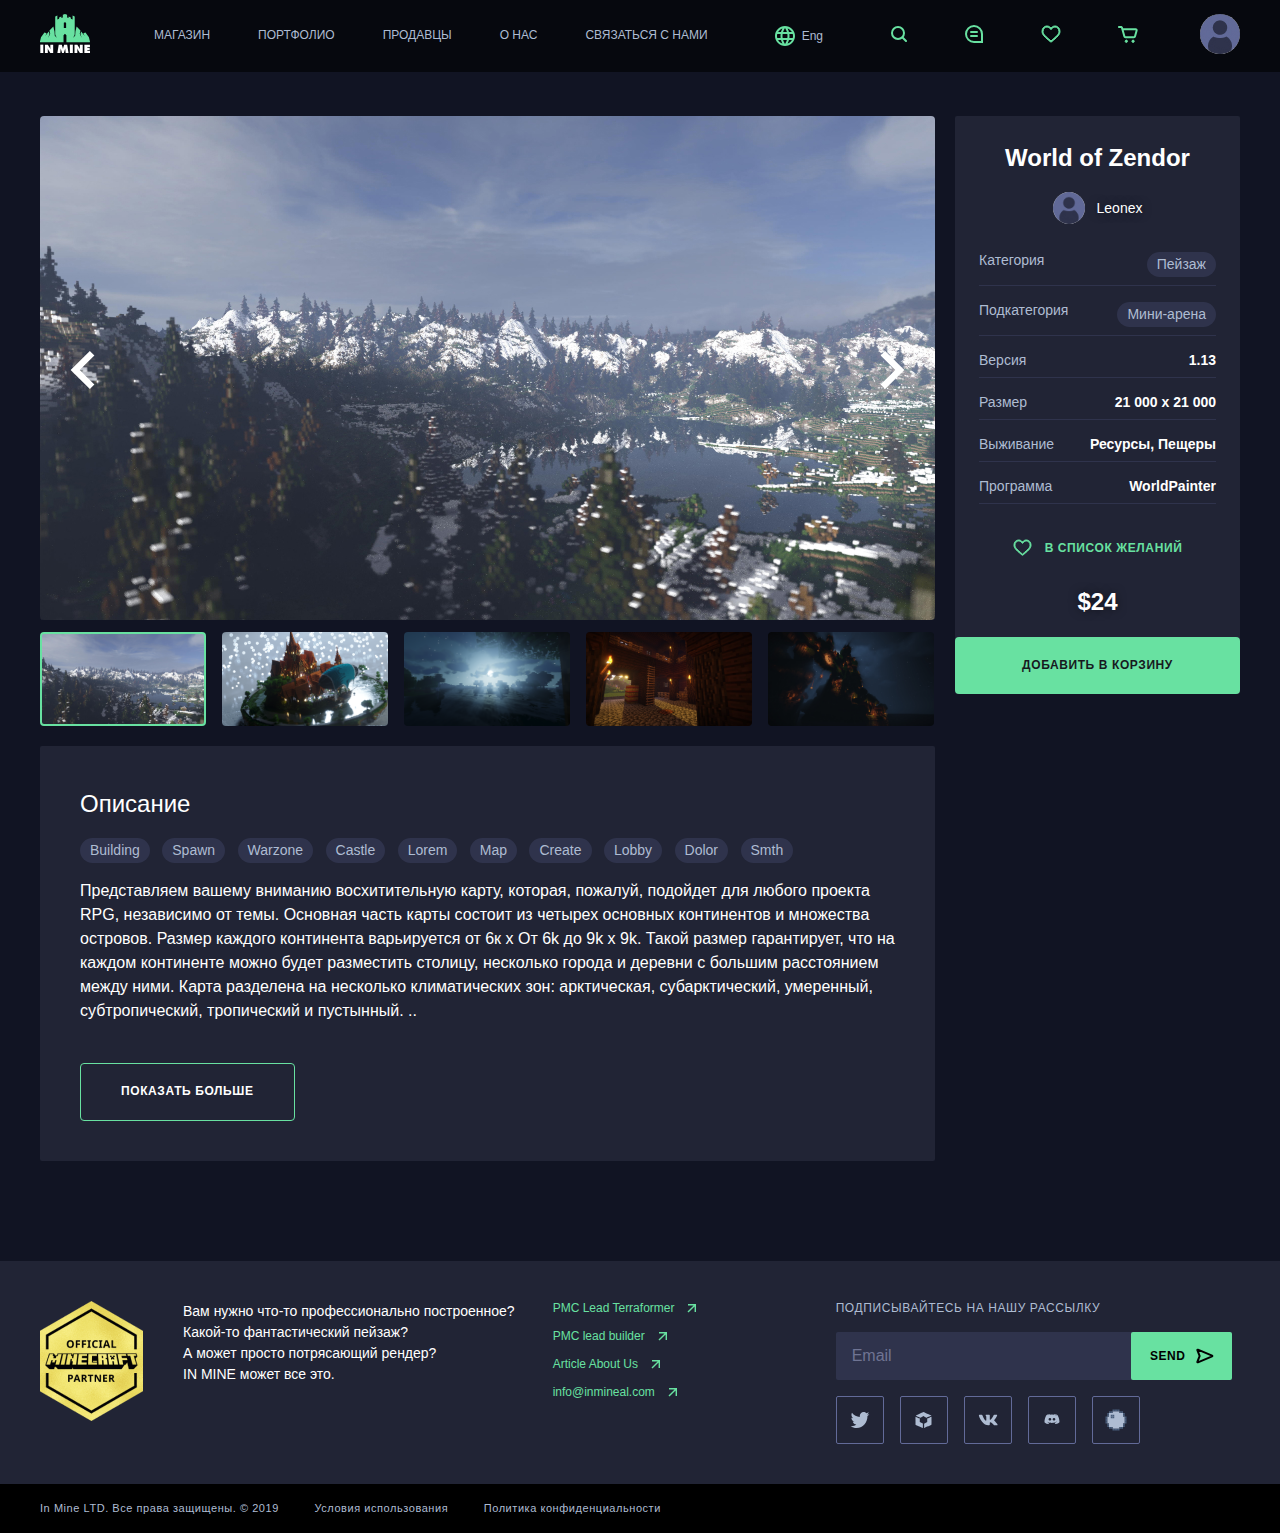
<file: app/product.html>
<!DOCTYPE html>
<html lang="en">

<head>
  <meta charset="UTF-8">
  <meta name="viewport" content="width=device-width, initial-scale=1.0">
  <title>InMine</title>
  <link rel="stylesheet" href="css/libs.min.css">
  <link rel="stylesheet" href="css/style.min.css">
</head>

<body>
  <div class="wrapper">
    <div class="content">
      <header class="header">
        <div class="header__inner">
          <div class="header__top-wrapper">
            <div class="container">
              <div class="header__inner-top">
                <div class="header__logo">
                  <a class="header__logo-link" href="index.html">
                    <img src="images/icons/header-logo-top.svg" alt="">
                  </a>
                </div>
                <div class="menu-btn">
                  <div class="menu-btn__row"></div>
                  <div class="menu-btn__row"></div>
                  <div class="menu-btn__row"></div>
                </div>
                <nav class="header__menu">
                  <ul class="header__menu-list">
                    <li class="header__menu-item">
                      <a class="header__menu-link" href="store.html">Магазин</a>
                    </li>
                    <li class="header__menu-item">
                      <a class="header__menu-link" href="portfolio.html">Портфолио</a>
                    </li>
                    <li class="header__menu-item">
                      <a class="header__menu-link" href="sellers.html">Продавцы</a>
                    </li>
                    <li class="header__menu-item">
                      <a class="header__menu-link" href="about-us.html">О нас</a>
                    </li>
                    <li class="header__menu-item">
                      <a class="header__menu-link" href="contact.html">Связаться с нами</a>
                    </li>
                  </ul>
                </nav>
                <div class="header__lang">
                  <button><img src="images/icons/header-language.svg" alt=""></button>
                  <span>Eng</span>
                </div>
                <div class="header__top-icons">
                  <ul class="header__icons-list">
                    <li><a href="page-404.html"><img src="images/icons/loupe.svg" alt=""></a></li>
                    <li><a href="page-404.html"><img src="images/icons/comments.svg" alt=""></a></li>
                    <li><a href="page-404.html"><img src="images/icons/like.svg" alt=""></a></li>
                    <li><a href="page-404.html"><img src="images/icons/basket.svg" alt=""></a></li>
                  </ul>
                </div>
                <div class="header__top-user">
                  <a class="header__user-link" href="product.html">
                    <img src="images/content/user.jpg" alt="">
                  </a>
                </div>
              </div>
            </div>
          </div>
        </div>
      </header>
      <section class="product">
        <div class="container">
          <div class="product__inner">
            <div class="product__content">
              <div class="product__slider">
                <div class="product-slider-for">
                  <div class="product-slider-for__img" style="background-image: url(images/slider/slider-1.jpg);"></div>
                  <div class="product-slider-for__img" style="background-image: url(images/main.png);"></div>
                  <div class="product-slider-for__img" style="background-image: url(images/header-bg-2.jpg);"></div>
                  <div class="product-slider-for__img" style="background-image: url(images/slider-bg.jpg);"></div>
                  <div class="product-slider-for__img" style="background-image: url(images/header-bg-4.jpg);"></div>
                </div>
                <div class="product-slider-nav">
                  <div class="product-slider-nav__item">
                    <div class="product-slider-nav__img" style="background-image: url(images/slider/slider-1.jpg);">
                    </div>
                  </div>
                  <div class="product-slider-nav__item">
                    <div class="product-slider-nav__img" style="background-image: url(images/main.png);"></div>
                  </div>
                  <div class="product-slider-nav__item">
                    <div class="product-slider-nav__img" style="background-image: url(images/header-bg-2.jpg);"></div>
                  </div>
                  <div class="product-slider-nav__item">
                    <div class="product-slider-nav__img" style="background-image: url(images/slider-bg.jpg);"></div>
                  </div>
                  <div class="product-slider-nav__item">
                    <div class="product-slider-nav__img" style="background-image: url(images/header-bg-4.jpg);"></div>
                  </div>
                </div>
              </div>
              <div class="product__desc">
                <div class="product__desc-title">Описание</div>
                <div class="product__desc-tags">
                  <a class="product__desc-tag" href="page-404.html">Building</a>
                  <a class="product__desc-tag" href="page-404.html">Spawn</a>
                  <a class="product__desc-tag" href="page-404.html">Warzone</a>
                  <a class="product__desc-tag" href="page-404.html">Castle</a>
                  <a class="product__desc-tag" href="page-404.html">Lorem</a>
                  <a class="product__desc-tag" href="page-404.html">Map</a>
                  <a class="product__desc-tag" href="page-404.html">Create</a>
                  <a class="product__desc-tag" href="page-404.html">Lobby</a>
                  <a class="product__desc-tag" href="page-404.html">Dolor</a>
                  <a class="product__desc-tag" href="page-404.html">Smth</a>
                </div>
                <p class="product__desc-text">
                  Представляем вашему вниманию восхитительную карту, которая, пожалуй, подойдет для любого проекта RPG,
                  независимо от темы.
                  Основная часть карты состоит из четырех основных континентов и множества островов. Размер каждого
                  континента
                  варьируется от 6к х
                  От 6k до 9k x 9k. Такой размер гарантирует, что на каждом континенте можно будет разместить столицу,
                  несколько
                  города и
                  деревни с большим расстоянием между ними. Карта разделена на несколько климатических зон: арктическая,
                  субарктический, умеренный,
                  субтропический, тропический и пустынный.
                  ..
                </p>
                <div class="more-btn">
                  <a href="page-404.html">показать больше</a>
                </div>
              </div>
            </div>
            <aside class="product__aside">
              <div class="product__aside-item">
                <a href="page-404.html" class="product__aside-title">World of Zendor</a>
                <a href="page-404.html" class="product__aside-user">
                  <img src="images/content/user.jpg" alt="">
                  <span>Leonex</span>
                </a>
                <div class="product__aside-data">
                  <div class="product__aside-char">Категория<a href="page-404.html"
                      class="product__aside-char--1">Пейзаж</a></div>
                  <div class="product__aside-char">Подкатегория<a href="page-404.html"
                      class="product__aside-char--1">Мини-арена</a></div>
                  <div class="product__aside-char">Версия<span>1.13</span></div>
                  <div class="product__aside-char">Размер<span>21 000 x 21 000</span></div>
                  <div class="product__aside-char">Выживание<span>Ресурсы, Пещеры</span></div>
                  <div class="product__aside-char">Программа<span>WorldPainter</span></div>
                </div>
                <button class="product__aside-btn">В СПИСОК ЖЕЛАНИЙ</button>
                <div class="product__aside-price">$24</div>
                <div class="sellers__aside-link">
                  <a href="page-404.html">ДОБАВИТЬ В КОРЗИНУ</a>
                </div>
              </div>
            </aside>
          </div>
        </div>
      </section>


    </div>

    <footer class="footer">
      <div class="footer__top">
        <div class="container">
          <div class="footer__top-inner">
            <div class="footer__top-info">
              <a class="content-logo" href="product.html">
                <img src="images/header-content-logo.png" alt="">
              </a>
              <p class="header__top-questions">
                Вам нужно что-то профессионально построенное?<br>
                Какой-то фантастический пейзаж?<br>
                А может просто потрясающий рендер?<br>
                IN MINE может все это.
              </p>
              <ul class="header__top-links">
                <li>
                  <a href="page-404.html">PMC Lead Terraformer</a>
                </li>
                <li>
                  <a href="page-404.html">PMC lead builder</a>
                </li>
                <li>
                  <a href="page-404.html">Article About Us</a>
                </li>
                <li>
                  <a class="footer__mail" href="mailto:info@inmineal.com">info@inmineal.com</a>
                </li>
              </ul>
              <div class="header__form">
                <h3 class="header__form-title">
                  подписывайтесь на нашу рассылку
                </h3>
                <form>
                  <input type="text" placeholder="Email">
                  <button type="submit">send</button>
                </form>
                <ul class="social">
                  <a href="product.html">
                    <li><svg width="20" height="16" viewBox="0 0 20 16" fill="none" xmlns="http://www.w3.org/2000/svg">
                        <path
                          d="M19.3334 1.89305C18.6464 2.21429 17.9092 2.43216 17.1346 2.52942C17.9255 2.02968 18.5309 1.23702 18.8178 0.295398C18.076 0.758193 17.2571 1.09424 16.3846 1.27641C15.6859 0.489895 14.6921 0 13.5898 0C11.475 0 9.76033 1.80937 9.76033 4.03969C9.76033 4.35601 9.79415 4.66496 9.85949 4.96039C6.67742 4.79174 3.85579 3.18301 1.96732 0.738495C1.6372 1.33425 1.44941 2.02842 1.44941 2.76943C1.44941 4.1714 2.12595 5.40841 3.15244 6.13213C2.52488 6.10999 1.93465 5.92782 1.41793 5.62502V5.67549C1.41793 7.63256 2.73836 9.2659 4.48918 9.63764C4.1684 9.72873 3.83014 9.7792 3.4802 9.7792C3.23293 9.7792 2.9938 9.75335 2.75934 9.70411C3.2469 11.3104 4.66066 12.4785 6.33569 12.5105C5.02576 13.5937 3.37406 14.2374 1.58007 14.2374C1.27098 14.2374 0.966513 14.2177 0.666748 14.182C2.3616 15.3304 4.37373 16 6.53633 16C13.5805 16 17.431 9.84321 17.431 4.50374L17.4181 3.98063C18.1705 3.41439 18.8213 2.70297 19.3334 1.89305Z"
                          fill="#AEBCD2" />
                      </svg>
                    </li>
                  </a>
                  <a href="product.html">
                    <li>
                      <svg width="17" height="16" viewBox="0 0 17 16" fill="none" xmlns="http://www.w3.org/2000/svg">
                        <path fill-rule="evenodd" clip-rule="evenodd"
                          d="M4.58316 1.79933C2.50883 2.78802 0.806093 3.61268 0.799347 3.6319C0.792601 3.65113 0.855869 3.69303 0.939934 3.72499C1.024 3.75692 1.46931 3.95323 1.92956 4.16118C2.38976 4.36916 3.26925 4.76526 3.88397 5.04142C4.49869 5.31762 5.07238 5.57562 5.15884 5.61483C5.2453 5.654 5.33212 5.68608 5.35184 5.68608C5.37156 5.68608 5.83068 5.44431 6.3722 5.14881C6.91371 4.85331 7.49147 4.53991 7.65613 4.45239C7.82079 4.36484 8.05059 4.23974 8.16683 4.17441C8.28306 4.10904 8.39264 4.05557 8.41036 4.05557C8.42808 4.05557 8.59346 4.14737 8.77783 4.25961C9.08699 4.44773 10.6678 5.39915 11.0925 5.6526C11.3156 5.78577 11.3511 5.78679 11.617 5.6675C11.8581 5.55936 15.3532 4.13653 16.0287 3.87151C16.2756 3.77463 16.4775 3.68681 16.4773 3.67638C16.4771 3.66596 16.3559 3.60237 16.2079 3.5351C16.06 3.46783 15.6066 3.26113 15.2004 3.07579C14.7943 2.89044 14.2644 2.64909 14.0229 2.53946C13.3914 2.25276 12.9575 2.05505 10.5773 0.969207C9.40669 0.435196 8.42772 -0.000946428 8.40178 1.54242e-06C8.37587 0.000949513 6.65748 0.810668 4.58316 1.79933ZM0.510986 8.75997V12.7818L0.840301 12.9268C1.02144 13.0066 1.50193 13.2173 1.90808 13.3952C2.31424 13.5731 2.82617 13.7986 3.04572 13.8963C3.26526 13.9941 3.63349 14.156 3.86401 14.2561C4.09453 14.3563 4.56156 14.5611 4.90185 14.7114C5.24215 14.8618 5.72714 15.0749 5.97961 15.1851C6.23209 15.2953 6.75193 15.5238 7.13485 15.6927C7.51777 15.8617 7.84573 16 7.86366 16C7.88158 16 7.89164 15.0007 7.88597 13.7793L7.87567 11.5586L6.33284 10.7593L4.79001 9.95991L4.79604 8.27112L4.80206 6.58237L4.3031 6.3671C4.02867 6.24868 3.30118 5.93354 2.68646 5.66674C1.06651 4.96365 0.541603 4.73811 0.525356 4.73811C0.517453 4.73811 0.510986 6.54794 0.510986 8.75997ZM15.6994 5.08253C15.2603 5.27148 14.6943 5.51761 14.4415 5.62951C14.1887 5.74137 13.8385 5.89247 13.6631 5.9652C13.4878 6.03797 13.0928 6.20769 12.7855 6.34242L12.2266 6.58734V8.28052V9.97375L11.9073 10.137C11.4831 10.354 9.47267 11.3995 9.28306 11.5018L9.13365 11.5825L9.13338 13.7912C9.13318 15.0061 9.14795 16 9.16615 16C9.18435 16 9.46728 15.8827 9.79484 15.7393C10.726 15.3317 12.5087 14.5466 12.9052 14.3695C13.1028 14.2812 13.3363 14.1791 13.4241 14.1425C13.5719 14.081 14.2329 13.7901 15.1006 13.4047C15.2982 13.3169 15.6907 13.1452 15.9729 13.0231C16.255 12.9009 16.4931 12.7828 16.5021 12.7605C16.511 12.7382 16.5137 10.9243 16.508 8.72952L16.4977 4.73906L15.6994 5.08253Z"
                          fill="#AEBCD2" />
                      </svg>
                    </li>
                  </a>
                  <a href="product.html">
                    <li>
                      <svg width="20" height="12" viewBox="0 0 20 12" fill="none" xmlns="http://www.w3.org/2000/svg">
                        <path
                          d="M19.1142 1.38897C19.2446 0.972233 19.1142 0.666626 18.4975 0.666626H16.4546C15.9348 0.666626 15.6973 0.931008 15.5668 1.22138C15.5668 1.22138 14.5282 3.65817 13.0563 5.23818C12.5813 5.69794 12.3642 5.84312 12.1052 5.84312C11.9758 5.84312 11.7876 5.69794 11.7876 5.2812V1.38897C11.7876 0.888886 11.6376 0.666626 11.2044 0.666626H7.99434C7.67016 0.666626 7.47454 0.897848 7.47454 1.11831C7.47454 1.59151 8.21046 1.70085 8.28591 3.03441V5.92737C8.28591 6.56098 8.1676 6.6766 7.90677 6.6766C7.21464 6.6766 5.53041 4.23084 4.53086 1.43109C4.33617 0.887093 4.13961 0.667523 3.61795 0.667523H1.57601C0.991931 0.667523 0.875488 0.931904 0.875488 1.22228C0.875488 1.74387 1.56762 4.32495 4.09956 7.7386C5.78751 10.0696 8.16388 11.3333 10.3288 11.3333C11.6264 11.3333 11.7866 11.0528 11.7866 10.5688V8.80688C11.7866 8.24586 11.9105 8.13293 12.3214 8.13293C12.6232 8.13293 13.143 8.27991 14.3549 9.40286C15.7392 10.7346 15.9683 11.3324 16.7462 11.3324H18.7881C19.3713 11.3324 19.6628 11.0519 19.4952 10.498C19.3117 9.94686 18.6503 9.14475 17.7727 8.19567C17.2958 7.65436 16.5832 7.07182 16.3661 6.78056C16.0634 6.40505 16.1509 6.23925 16.3661 5.90586C16.367 5.90675 18.8552 2.53522 19.1142 1.38897Z"
                          fill="#AEBCD2" />
                      </svg>
                    </li>
                  </a>
                  <a href="product.html">
                    <li>
                      <svg width="16" height="12" viewBox="0 0 16 12" fill="none" xmlns="http://www.w3.org/2000/svg">
                        <path fill-rule="evenodd" clip-rule="evenodd"
                          d="M5.95667 0.000485895C5.95667 0.000485895 4.22864 -0.0629029 2.36432 1.25835C2.36432 1.25835 0.5 4.3723 0.5 8.21126C0.5 8.21126 1.53336 9.93463 4.36697 10C4.36697 10 4.78092 9.47209 5.19894 9.00758C3.6072 8.54405 2.9878 7.61699 2.9878 7.61699L3.51973 7.88045C3.62253 7.92109 3.72572 7.96242 3.82966 8.00405L3.82978 8.0041C5.2991 8.5926 6.91646 9.24039 9.65582 8.80751L9.69873 8.79825C10.3039 8.66769 10.91 8.53692 11.5151 8.27762C11.626 8.22307 11.744 8.16853 11.8681 8.11115L11.8683 8.11104C12.1949 7.9601 12.5642 7.7894 12.9583 7.54766C12.9583 7.54766 12.3379 8.47472 10.68 8.93825C11.0218 9.39979 11.5018 9.92869 11.5018 9.92869C13.8244 9.88 14.9834 8.71423 15.3605 8.33495C15.4437 8.25134 15.4888 8.20595 15.5 8.21918C15.5 4.38617 13.6245 1.26627 13.6245 1.26627C11.9483 0.0727876 10.382 0.0193041 10.086 0.0183129L9.89687 0.199564C12.0378 0.793831 13.0742 1.72188 13.0742 1.72188C9.96806 0.232249 6.61269 0.147071 3.54007 1.32372C3.05696 1.52478 2.78031 1.65651 2.78031 1.65651C2.78031 1.65651 3.81469 0.664082 6.09601 0.134195L5.95667 0.000485895ZM10.0921 0.0133609L10.1257 0.00147579H10.1044L10.0921 0.0133609ZM11.3493 5.28263C11.3493 6.01197 10.7422 6.60322 9.99319 6.60322C9.24423 6.60322 8.63708 6.01197 8.63708 5.28263C8.63708 4.55328 9.24423 3.96204 9.99319 3.96204C10.7422 3.96204 11.3493 4.55328 11.3493 5.28263ZM5.92498 6.60322C6.67394 6.60322 7.2811 6.01197 7.2811 5.28263C7.2811 4.55328 6.67394 3.96204 5.92498 3.96204C5.17602 3.96204 4.56887 4.55328 4.56887 5.28263C4.56887 6.01197 5.17602 6.60322 5.92498 6.60322Z"
                          fill="#AEBCD2" />
                      </svg>
                    </li>
                  </a>
                  <a href="product.html">
                    <li>
                      <svg width="22" height="22" viewBox="0 0 22 22" fill="none" xmlns="http://www.w3.org/2000/svg">
                        <path
                          d="M4 7.50024V4.00024H7.5V2.25024H14.5V4.00024H18V7.50024H19.75V14.5002H18V18.0002H14.5V19.7502H7.5V18.0002H4V14.5002H2.25V7.50024H4Z"
                          fill="#AEBCD2" />
                        <rect x="0.5" y="7.50024" width="1.75" height="1.75" fill="#495D7B" />
                        <rect x="0.5" y="9.24976" width="1.75" height="1.75" fill="#495D7B" />
                        <rect x="2.25" y="3.99976" width="1.75" height="1.75" fill="#495D7B" />
                        <rect x="4" y="2.25024" width="1.75" height="1.75" fill="#495D7B" />
                        <rect x="5.75" y="2.25024" width="1.75" height="1.75" fill="#495D7B" />
                        <rect x="14.5" y="2.25024" width="1.75" height="1.75" fill="#495D7B" />
                        <rect x="16.25" y="2.25024" width="1.75" height="1.75" fill="#495D7B" />
                        <rect x="7.5" y="0.5" width="1.75" height="1.75" fill="#495D7B" />
                        <rect x="9.25" y="0.5" width="1.75" height="1.75" fill="#495D7B" />
                        <rect x="11" y="0.5" width="1.75" height="1.75" fill="#495D7B" />
                        <rect x="12.75" y="0.5" width="1.75" height="1.75" fill="#495D7B" />
                        <rect x="2.25" y="5.75" width="1.75" height="1.75" fill="#495D7B" />
                        <rect x="5.75" y="5.75" width="1.75" height="1.75" fill="#495D7B" />
                        <rect x="7.5" y="5.75" width="1.75" height="1.75" fill="#495D7B" />
                        <rect x="5.75" y="7.50024" width="1.75" height="1.75" fill="#495D7B" />
                        <rect x="7.5" y="7.50024" width="1.75" height="1.75" fill="#495D7B" />
                        <rect x="0.5" y="11" width="1.75" height="1.75" fill="#495D7B" />
                        <rect x="0.5" y="12.7502" width="1.75" height="1.75" fill="#495D7B" />
                        <rect width="1.75" height="1.75" transform="matrix(-1 0 0 1 21.5 7.50024)" fill="#495D7B" />
                        <rect width="1.75" height="1.75" transform="matrix(-1 0 0 1 21.5 9.24976)" fill="#495D7B" />
                        <rect width="1.75" height="1.75" transform="matrix(-1 0 0 1 19.75 3.99976)" fill="#495D7B" />
                        <rect width="1.75" height="1.75" transform="matrix(-1 0 0 1 19.75 5.75)" fill="#495D7B" />
                        <rect width="1.75" height="1.75" transform="matrix(1 0 0 -1 2.25 18.0002)" fill="#495D7B" />
                        <rect width="1.75" height="1.75" transform="matrix(1 0 0 -1 4 19.7498)" fill="#495D7B" />
                        <rect width="1.75" height="1.75" transform="matrix(1 0 0 -1 5.75 19.7498)" fill="#495D7B" />
                        <rect width="1.75" height="1.75" transform="matrix(1 0 0 -1 14.5 19.7498)" fill="#495D7B" />
                        <rect width="1.75" height="1.75" transform="matrix(1 0 0 -1 16.25 19.7498)" fill="#495D7B" />
                        <rect width="1.75" height="1.75" transform="matrix(1 0 0 -1 7.5 21.5)" fill="#495D7B" />
                        <rect width="1.75" height="1.75" transform="matrix(1 0 0 -1 9.25 21.5)" fill="#495D7B" />
                        <rect width="1.75" height="1.75" transform="matrix(1 0 0 -1 11 21.5)" fill="#495D7B" />
                        <rect width="1.75" height="1.75" transform="matrix(1 0 0 -1 12.75 21.5)" fill="#495D7B" />
                        <rect width="1.75" height="1.75" transform="matrix(1 0 0 -1 2.25 16.25)" fill="#495D7B" />
                        <rect x="19.75" y="18.0002" width="1.75" height="1.75" transform="rotate(-180 19.75 18.0002)"
                          fill="#495D7B" />
                        <rect x="19.75" y="16.25" width="1.75" height="1.75" transform="rotate(-180 19.75 16.25)"
                          fill="#495D7B" />
                        <rect width="1.75" height="1.75" transform="matrix(-1 0 0 1 21.5 11)" fill="#495D7B" />
                        <rect width="1.75" height="1.75" transform="matrix(-1 0 0 1 21.5 12.7502)" fill="#495D7B" />
                      </svg>
                    </li>
                  </a>
                </ul>
              </div>
            </div>
          </div>
        </div>
      </div>
      <div class="footer__bottom">
        <div class="container">
          <div class="footer__bottom-inner">
            <div class="footer__copy">
              In Mine LTD. Все права защищены. © 2019
            </div>
            <div class="header__bottom-links">
              <a href="page-404.html">Условия использования</a>
              <a href="page-404.html">Политика конфиденциальности</a>
            </div>
          </div>
        </div>
      </div>
    </footer>
  </div>




  <script src="https://ajax.googleapis.com/ajax/libs/jquery/3.5.1/jquery.min.js"></script>
  <script src="js/libs.min.js"></script>
  <script src="js/main.js"></script>
</body>

</html>
</file>
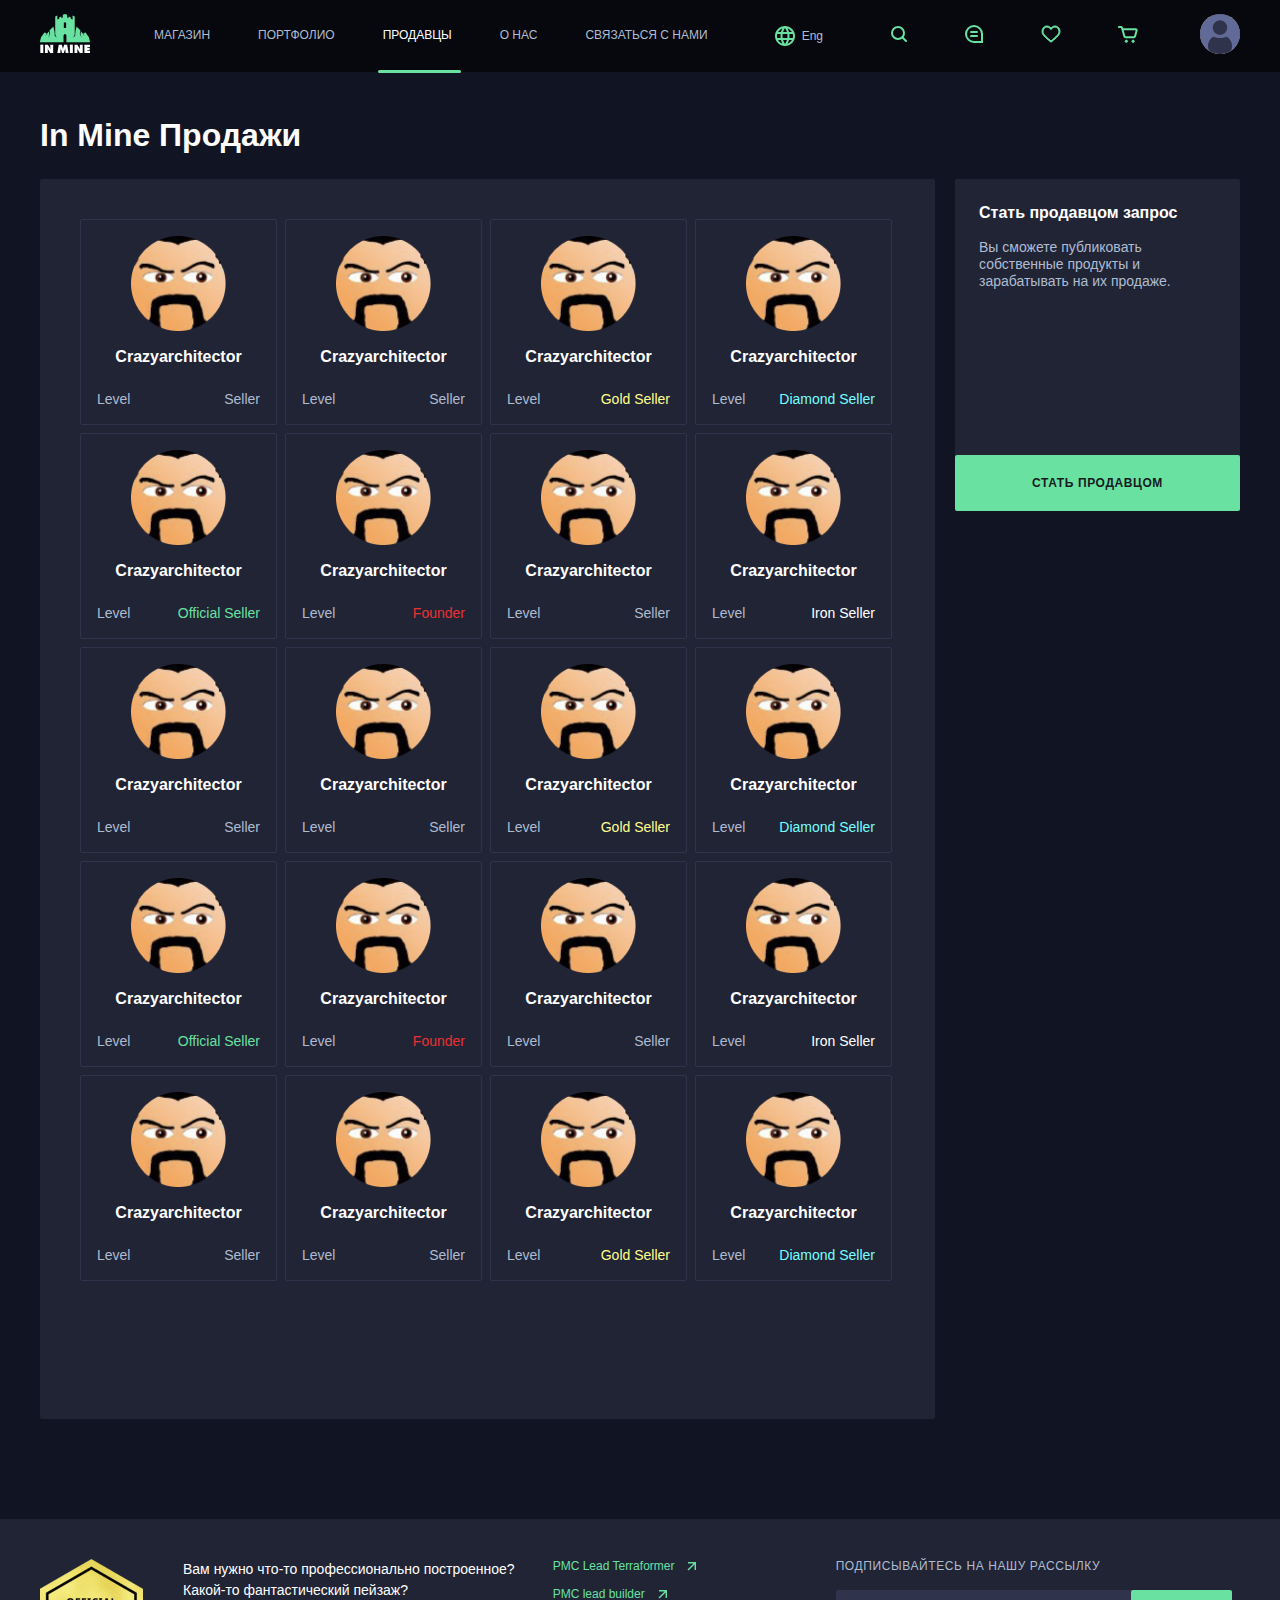
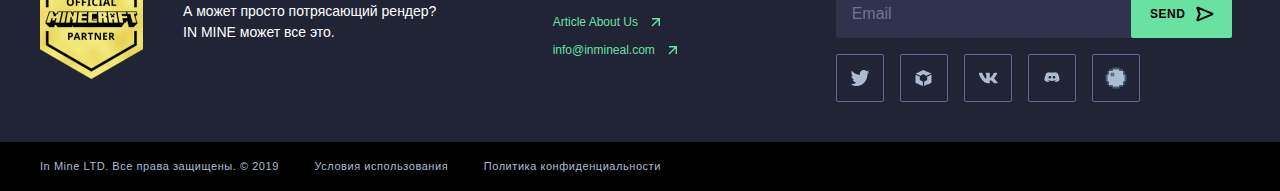
<file: app/sellers.html>
<!DOCTYPE html>
<html lang="en">

<head>
  <meta charset="UTF-8">
  <meta name="viewport" content="width=device-width, initial-scale=1.0">
  <title>InMine</title>
  <link rel="stylesheet" href="css/libs.min.css">
  <link rel="stylesheet" href="css/style.min.css">
</head>

<body>
  <div class="wrapper">
    <div class="content">
      <header class="header">
        <div class="header__inner">
          <div class="header__top-wrapper">
            <div class="container">
              <div class="header__inner-top">
                <div class="header__logo">
                  <a class="header__logo-link" href="index.html">
                    <img src="images/icons/header-logo-top.svg" alt="">
                  </a>
                </div>
                <div class="menu-btn">
                  <div class="menu-btn__row"></div>
                  <div class="menu-btn__row"></div>
                  <div class="menu-btn__row"></div>
                </div>
                <nav class="header__menu">
                  <ul class="header__menu-list">
                    <li class="header__menu-item">
                      <a class="header__menu-link" href="store.html">Магазин</a>
                    </li>
                    <li class="header__menu-item">
                      <a class="header__menu-link" href="portfolio.html">Портфолио</a>
                    </li>
                    <li class="header__menu-item">
                      <a class="header__menu-link active" href="sellers.html">Продавцы</a>
                    </li>
                    <li class="header__menu-item">
                      <a class="header__menu-link" href="about-us.html">О нас</a>
                    </li>
                    <li class="header__menu-item">
                      <a class="header__menu-link" href="contact.html">Связаться с нами</a>
                    </li>
                  </ul>
                </nav>
                <div class="header__lang">
                  <button><img src="images/icons/header-language.svg" alt=""></button>
                  <span>Eng</span>
                </div>
                <div class="header__top-icons">
                  <ul class="header__icons-list">
                    <li><a href="page-404.html"><img src="images/icons/loupe.svg" alt=""></a></li>
                    <li><a href="page-404.html"><img src="images/icons/comments.svg" alt=""></a></li>
                    <li><a href="page-404.html"><img src="images/icons/like.svg" alt=""></a></li>
                    <li><a href="page-404.html"><img src="images/icons/basket.svg" alt=""></a></li>
                  </ul>
                </div>
                <div class="header__top-user">
                  <a class="header__user-link" href="product.html">
                    <img src="images/content/user.jpg" alt="">
                  </a>
                </div>
              </div>
            </div>
          </div>
        </div>
      </header>
      <section class="sellers">
        <div class="container">
          <div class="sellers__title section-title animate__animated animate__fadeInDown">
            In Mine Продажи 
          </div>
          <div class="sellers__box">
            <div class="sellers__content">
              <div class="sellers__items">
                <div class="sellers__item">
                  <a href="product.html" class="sellers__item-img">
                    <img src="images/content/user-img.png" alt="">
                  </a>
                  <a href="product.html" class="sellers__item-name">
                    Crazyarchitector
                  </a>
                  <div class="sellers__item-info">
                    <div class="sellers__info-class">
                      Level
                    </div>
                    <div class="sellers__info-data">
                      Seller
                    </div>
                    <div class="sellers__item-info--hov">
                      <div class="products-num">
                        Products <span>124</span>
                      </div>
                      <div class="sells-num">
                        Sells <span>3455</span>
                      </div>
                    </div>
                  </div>
                </div>
                <div class="sellers__item">
                  <a href="product.html" class="sellers__item-img">
                    <img src="images/content/user-img.png" alt="">
                  </a>
                  <a href="product.html" class="sellers__item-name">
                    Crazyarchitector
                  </a>
                  <div class="sellers__item-info">
                    <div class="sellers__info-class">
                      Level
                    </div>
                    <div class="sellers__info-data">
                      Seller
                    </div>
                    <div class="sellers__item-info--hov">
                      <div class="products-num">
                        Products <span>124</span>
                      </div>
                      <div class="sells-num">
                        Sells <span>3455</span>
                      </div>
                    </div>
                  </div>
                </div>
                <div class="sellers__item">
                  <a href="product.html" class="sellers__item-img">
                    <img src="images/content/user-img.png" alt="">
                  </a>
                  <a href="product.html" class="sellers__item-name">
                    Crazyarchitector
                  </a>
                  <div class="sellers__item-info">
                    <div class="sellers__info-class">
                      Level
                    </div>
                    <div class="sellers__info-data sellers__info-data--gold">
                      Gold Seller
                    </div>
                    <div class="sellers__item-info--hov">
                      <div class="products-num">
                        Products <span>124</span>
                      </div>
                      <div class="sells-num">
                        Sells <span>3455</span>
                      </div>
                    </div>
                  </div>
                </div>
                <div class="sellers__item">
                  <a href="product.html" class="sellers__item-img">
                    <img src="images/content/user-img.png" alt="">
                  </a>
                  <a href="product.html" class="sellers__item-name">
                    Crazyarchitector
                  </a>
                  <div class="sellers__item-info">
                    <div class="sellers__info-class">
                      Level
                    </div>
                    <div class="sellers__info-data sellers__info-data--diamond">
                      Diamond Seller
                    </div>
                    <div class="sellers__item-info--hov">
                      <div class="products-num">
                        Products <span>124</span>
                      </div>
                      <div class="sells-num">
                        Sells <span>3455</span>
                      </div>
                    </div>
                  </div>
                </div>
                <div class="sellers__item">
                  <a href="product.html" class="sellers__item-img">
                    <img src="images/content/user-img.png" alt="">
                  </a>
                  <a href="product.html" class="sellers__item-name">
                    Crazyarchitector
                  </a>
                  <div class="sellers__item-info">
                    <div class="sellers__info-class">
                      Level
                    </div>
                    <div class="sellers__info-data sellers__info-data--oficial">
                      Official Seller
                    </div>
                    <div class="sellers__item-info--hov">
                      <div class="products-num">
                        Products <span>124</span>
                      </div>
                      <div class="sells-num">
                        Sells <span>3455</span>
                      </div>
                    </div>
                  </div>
                </div>
                <div class="sellers__item">
                  <a href="product.html" class="sellers__item-img">
                    <img src="images/content/user-img.png" alt="">
                  </a>
                  <a href="product.html" class="sellers__item-name">
                    Crazyarchitector
                  </a>
                  <div class="sellers__item-info">
                    <div class="sellers__info-class">
                      Level
                    </div>
                    <div class="sellers__info-data sellers__info-data--founder">
                      Founder
                    </div>
                    <div class="sellers__item-info--hov">
                      <div class="products-num">
                        Products <span>124</span>
                      </div>
                      <div class="sells-num">
                        Sells <span>3455</span>
                      </div>
                    </div>
                  </div>
                </div>
                <div class="sellers__item">
                  <a href="product.html" class="sellers__item-img">
                    <img src="images/content/user-img.png" alt="">
                  </a>
                  <a href="product.html" class="sellers__item-name">
                    Crazyarchitector
                  </a>
                  <div class="sellers__item-info">
                    <div class="sellers__info-class">
                      Level
                    </div>
                    <div class="sellers__info-data">
                      Seller
                    </div>
                    <div class="sellers__item-info--hov">
                      <div class="products-num">
                        Products <span>124</span>
                      </div>
                      <div class="sells-num">
                        Sells <span>3455</span>
                      </div>
                    </div>
                  </div>
                </div>
                <div class="sellers__item">
                  <a href="product.html" class="sellers__item-img">
                    <img src="images/content/user-img.png" alt="">
                  </a>
                  <a href="product.html" class="sellers__item-name">
                    Crazyarchitector
                  </a>
                  <div class="sellers__item-info">
                    <div class="sellers__info-class">
                      Level
                    </div>
                    <div class="sellers__info-data sellers__info-data--iron">
                      Iron Seller
                    </div>
                    <div class="sellers__item-info--hov">
                      <div class="products-num">
                        Products <span>124</span>
                      </div>
                      <div class="sells-num">
                        Sells <span>3455</span>
                      </div>
                    </div>
                  </div>
                </div>
                <div class="sellers__item">
                  <a href="product.html" class="sellers__item-img">
                    <img src="images/content/user-img.png" alt="">
                  </a>
                  <a href="product.html" class="sellers__item-name">
                    Crazyarchitector
                  </a>
                  <div class="sellers__item-info">
                    <div class="sellers__info-class">
                      Level
                    </div>
                    <div class="sellers__info-data">
                      Seller
                    </div>
                    <div class="sellers__item-info--hov">
                      <div class="products-num">
                        Products <span>124</span>
                      </div>
                      <div class="sells-num">
                        Sells <span>3455</span>
                      </div>
                    </div>
                  </div>
                </div>
                <div class="sellers__item">
                  <a href="product.html" class="sellers__item-img">
                    <img src="images/content/user-img.png" alt="">
                  </a>
                  <a href="product.html" class="sellers__item-name">
                    Crazyarchitector
                  </a>
                  <div class="sellers__item-info">
                    <div class="sellers__info-class">
                      Level
                    </div>
                    <div class="sellers__info-data">
                      Seller
                    </div>
                    <div class="sellers__item-info--hov">
                      <div class="products-num">
                        Products <span>124</span>
                      </div>
                      <div class="sells-num">
                        Sells <span>3455</span>
                      </div>
                    </div>
                  </div>
                </div>
                <div class="sellers__item">
                  <a href="product.html" class="sellers__item-img">
                    <img src="images/content/user-img.png" alt="">
                  </a>
                  <a href="product.html" class="sellers__item-name">
                    Crazyarchitector
                  </a>
                  <div class="sellers__item-info">
                    <div class="sellers__info-class">
                      Level
                    </div>
                    <div class="sellers__info-data sellers__info-data--gold">
                      Gold Seller
                    </div>
                    <div class="sellers__item-info--hov">
                      <div class="products-num">
                        Products <span>124</span>
                      </div>
                      <div class="sells-num">
                        Sells <span>3455</span>
                      </div>
                    </div>
                  </div>
                </div>
                <div class="sellers__item">
                  <a href="product.html" class="sellers__item-img">
                    <img src="images/content/user-img.png" alt="">
                  </a>
                  <a href="product.html" class="sellers__item-name">
                    Crazyarchitector
                  </a>
                  <div class="sellers__item-info">
                    <div class="sellers__info-class">
                      Level
                    </div>
                    <div class="sellers__info-data sellers__info-data--diamond">
                      Diamond Seller
                    </div>
                    <div class="sellers__item-info--hov">
                      <div class="products-num">
                        Products <span>124</span>
                      </div>
                      <div class="sells-num">
                        Sells <span>3455</span>
                      </div>
                    </div>
                  </div>
                </div>
                <div class="sellers__item">
                  <a href="product.html" class="sellers__item-img">
                    <img src="images/content/user-img.png" alt="">
                  </a>
                  <a href="product.html" class="sellers__item-name">
                    Crazyarchitector
                  </a>
                  <div class="sellers__item-info">
                    <div class="sellers__info-class">
                      Level
                    </div>
                    <div class="sellers__info-data sellers__info-data--oficial">
                      Official Seller
                    </div>
                    <div class="sellers__item-info--hov">
                      <div class="products-num">
                        Products <span>124</span>
                      </div>
                      <div class="sells-num">
                        Sells <span>3455</span>
                      </div>
                    </div>
                  </div>
                </div>
                <div class="sellers__item">
                  <a href="product.html" class="sellers__item-img">
                    <img src="images/content/user-img.png" alt="">
                  </a>
                  <a href="product.html" class="sellers__item-name">
                    Crazyarchitector
                  </a>
                  <div class="sellers__item-info">
                    <div class="sellers__info-class">
                      Level
                    </div>
                    <div class="sellers__info-data sellers__info-data--founder">
                      Founder
                    </div>
                    <div class="sellers__item-info--hov">
                      <div class="products-num">
                        Products <span>124</span>
                      </div>
                      <div class="sells-num">
                        Sells <span>3455</span>
                      </div>
                    </div>
                  </div>
                </div>
                <div class="sellers__item">
                  <a href="product.html" class="sellers__item-img">
                    <img src="images/content/user-img.png" alt="">
                  </a>
                  <a href="product.html" class="sellers__item-name">
                    Crazyarchitector
                  </a>
                  <div class="sellers__item-info">
                    <div class="sellers__info-class">
                      Level
                    </div>
                    <div class="sellers__info-data">
                      Seller
                    </div>
                    <div class="sellers__item-info--hov">
                      <div class="products-num">
                        Products <span>124</span>
                      </div>
                      <div class="sells-num">
                        Sells <span>3455</span>
                      </div>
                    </div>
                  </div>
                </div>
                <div class="sellers__item">
                  <a href="product.html" class="sellers__item-img">
                    <img src="images/content/user-img.png" alt="">
                  </a>
                  <a href="product.html" class="sellers__item-name">
                    Crazyarchitector
                  </a>
                  <div class="sellers__item-info">
                    <div class="sellers__info-class">
                      Level
                    </div>
                    <div class="sellers__info-data sellers__info-data--iron">
                      Iron Seller
                    </div>
                    <div class="sellers__item-info--hov">
                      <div class="products-num">
                        Products <span>124</span>
                      </div>
                      <div class="sells-num">
                        Sells <span>3455</span>
                      </div>
                    </div>
                  </div>
                </div>
                <div class="sellers__item">
                  <a href="product.html" class="sellers__item-img">
                    <img src="images/content/user-img.png" alt="">
                  </a>
                  <a href="product.html" class="sellers__item-name">
                    Crazyarchitector
                  </a>
                  <div class="sellers__item-info">
                    <div class="sellers__info-class">
                      Level
                    </div>
                    <div class="sellers__info-data">
                      Seller
                    </div>
                    <div class="sellers__item-info--hov">
                      <div class="products-num">
                        Products <span>124</span>
                      </div>
                      <div class="sells-num">
                        Sells <span>3455</span>
                      </div>
                    </div>
                  </div>
                </div>
                <div class="sellers__item">
                  <a href="product.html" class="sellers__item-img">
                    <img src="images/content/user-img.png" alt="">
                  </a>
                  <a href="product.html" class="sellers__item-name">
                    Crazyarchitector
                  </a>
                  <div class="sellers__item-info">
                    <div class="sellers__info-class">
                      Level
                    </div>
                    <div class="sellers__info-data">
                      Seller
                      <div class="sellers__item-info--hov">
                        <div class="products-num">
                          Products <span>124</span>
                        </div>
                        <div class="sells-num">
                          Sells <span>3455</span>
                        </div>
                      </div>
                    </div>
                  </div>
                </div>
                <div class="sellers__item">
                  <a href="product.html" class="sellers__item-img">
                    <img src="images/content/user-img.png" alt="">
                  </a>
                  <a href="product.html" class="sellers__item-name">
                    Crazyarchitector
                  </a>
                  <div class="sellers__item-info">
                    <div class="sellers__info-class">
                      Level
                    </div>
                    <div class="sellers__info-data sellers__info-data--gold">
                      Gold Seller
                    </div>
                    <div class="sellers__item-info--hov">
                      <div class="products-num">
                        Products <span>124</span>
                      </div>
                      <div class="sells-num">
                        Sells <span>3455</span>
                      </div>
                    </div>
                  </div>
                </div>
                <div class="sellers__item">
                  <a href="product.html" class="sellers__item-img">
                    <img src="images/content/user-img.png" alt="">
                  </a>
                  <a href="product.html" class="sellers__item-name">
                    Crazyarchitector
                  </a>
                  <div class="sellers__item-info">
                    <div class="sellers__info-class">
                      Level
                    </div>
                    <div class="sellers__info-data sellers__info-data--diamond">
                      Diamond Seller
                    </div>
                    <div class="sellers__item-info--hov">
                      <div class="products-num">
                        Products <span>124</span>
                      </div>
                      <div class="sells-num">
                        Sells <span>3455</span>
                      </div>
                    </div>
                  </div>
                </div>
              </div>
              <div class="more-btn wow animate__animated animate__fadeInDownBig">
                <a href="product.html">загрузить еще 20</a>
              </div>
            </div>
            <aside class="sellers__aside">
              <div class="sellers__aside-item">
                <h4 class="sellers__aside-title">
                  Стать продавцом запрос
                </h4>
                <p class="sellers__aside-text">
                  Вы сможете публиковать собственные продукты и зарабатывать на их продаже.
                </p>
                <div class="sellers__aside-link">
                  <a href="product.html">стать продавцом</a>
                </div>
              </div>
            </aside>
          </div>
        </div>
      </section>


    </div>

    <footer class="footer">
      <div class="footer__top">
        <div class="container">
          <div class="footer__top-inner">
            <div class="footer__top-info">
              <a class="content-logo" href="product.html">
                <img src="images/header-content-logo.png" alt="">
              </a>
              <p class="header__top-questions">
                Вам нужно что-то профессионально построенное?<br>
                Какой-то фантастический пейзаж?<br>
                А может просто потрясающий рендер?<br>
                IN MINE может все это.
              </p>
              <ul class="header__top-links">
                <li>
                  <a href="page-404.html">PMC Lead Terraformer</a>
                </li>
                <li>
                  <a href="page-404.html">PMC lead builder</a>
                </li>
                <li>
                  <a href="page-404.html">Article About Us</a>
                </li>
                <li>
                  <a class="footer__mail" href="mailto:info@inmineal.com">info@inmineal.com</a>
                </li>
              </ul>
              <div class="header__form">
                <h3 class="header__form-title">
                  подписывайтесь на нашу рассылку
                </h3>
                <form>
                  <input type="text" placeholder="Email">
                  <button type="submit">send</button>
                </form>
                <ul class="social">
                  <a href="product.html">
                    <li><svg width="20" height="16" viewBox="0 0 20 16" fill="none" xmlns="http://www.w3.org/2000/svg">
                        <path
                          d="M19.3334 1.89305C18.6464 2.21429 17.9092 2.43216 17.1346 2.52942C17.9255 2.02968 18.5309 1.23702 18.8178 0.295398C18.076 0.758193 17.2571 1.09424 16.3846 1.27641C15.6859 0.489895 14.6921 0 13.5898 0C11.475 0 9.76033 1.80937 9.76033 4.03969C9.76033 4.35601 9.79415 4.66496 9.85949 4.96039C6.67742 4.79174 3.85579 3.18301 1.96732 0.738495C1.6372 1.33425 1.44941 2.02842 1.44941 2.76943C1.44941 4.1714 2.12595 5.40841 3.15244 6.13213C2.52488 6.10999 1.93465 5.92782 1.41793 5.62502V5.67549C1.41793 7.63256 2.73836 9.2659 4.48918 9.63764C4.1684 9.72873 3.83014 9.7792 3.4802 9.7792C3.23293 9.7792 2.9938 9.75335 2.75934 9.70411C3.2469 11.3104 4.66066 12.4785 6.33569 12.5105C5.02576 13.5937 3.37406 14.2374 1.58007 14.2374C1.27098 14.2374 0.966513 14.2177 0.666748 14.182C2.3616 15.3304 4.37373 16 6.53633 16C13.5805 16 17.431 9.84321 17.431 4.50374L17.4181 3.98063C18.1705 3.41439 18.8213 2.70297 19.3334 1.89305Z"
                          fill="#AEBCD2" />
                      </svg>
                    </li>
                  </a>
                  <a href="product.html">
                    <li>
                      <svg width="17" height="16" viewBox="0 0 17 16" fill="none" xmlns="http://www.w3.org/2000/svg">
                        <path fill-rule="evenodd" clip-rule="evenodd"
                          d="M4.58316 1.79933C2.50883 2.78802 0.806093 3.61268 0.799347 3.6319C0.792601 3.65113 0.855869 3.69303 0.939934 3.72499C1.024 3.75692 1.46931 3.95323 1.92956 4.16118C2.38976 4.36916 3.26925 4.76526 3.88397 5.04142C4.49869 5.31762 5.07238 5.57562 5.15884 5.61483C5.2453 5.654 5.33212 5.68608 5.35184 5.68608C5.37156 5.68608 5.83068 5.44431 6.3722 5.14881C6.91371 4.85331 7.49147 4.53991 7.65613 4.45239C7.82079 4.36484 8.05059 4.23974 8.16683 4.17441C8.28306 4.10904 8.39264 4.05557 8.41036 4.05557C8.42808 4.05557 8.59346 4.14737 8.77783 4.25961C9.08699 4.44773 10.6678 5.39915 11.0925 5.6526C11.3156 5.78577 11.3511 5.78679 11.617 5.6675C11.8581 5.55936 15.3532 4.13653 16.0287 3.87151C16.2756 3.77463 16.4775 3.68681 16.4773 3.67638C16.4771 3.66596 16.3559 3.60237 16.2079 3.5351C16.06 3.46783 15.6066 3.26113 15.2004 3.07579C14.7943 2.89044 14.2644 2.64909 14.0229 2.53946C13.3914 2.25276 12.9575 2.05505 10.5773 0.969207C9.40669 0.435196 8.42772 -0.000946428 8.40178 1.54242e-06C8.37587 0.000949513 6.65748 0.810668 4.58316 1.79933ZM0.510986 8.75997V12.7818L0.840301 12.9268C1.02144 13.0066 1.50193 13.2173 1.90808 13.3952C2.31424 13.5731 2.82617 13.7986 3.04572 13.8963C3.26526 13.9941 3.63349 14.156 3.86401 14.2561C4.09453 14.3563 4.56156 14.5611 4.90185 14.7114C5.24215 14.8618 5.72714 15.0749 5.97961 15.1851C6.23209 15.2953 6.75193 15.5238 7.13485 15.6927C7.51777 15.8617 7.84573 16 7.86366 16C7.88158 16 7.89164 15.0007 7.88597 13.7793L7.87567 11.5586L6.33284 10.7593L4.79001 9.95991L4.79604 8.27112L4.80206 6.58237L4.3031 6.3671C4.02867 6.24868 3.30118 5.93354 2.68646 5.66674C1.06651 4.96365 0.541603 4.73811 0.525356 4.73811C0.517453 4.73811 0.510986 6.54794 0.510986 8.75997ZM15.6994 5.08253C15.2603 5.27148 14.6943 5.51761 14.4415 5.62951C14.1887 5.74137 13.8385 5.89247 13.6631 5.9652C13.4878 6.03797 13.0928 6.20769 12.7855 6.34242L12.2266 6.58734V8.28052V9.97375L11.9073 10.137C11.4831 10.354 9.47267 11.3995 9.28306 11.5018L9.13365 11.5825L9.13338 13.7912C9.13318 15.0061 9.14795 16 9.16615 16C9.18435 16 9.46728 15.8827 9.79484 15.7393C10.726 15.3317 12.5087 14.5466 12.9052 14.3695C13.1028 14.2812 13.3363 14.1791 13.4241 14.1425C13.5719 14.081 14.2329 13.7901 15.1006 13.4047C15.2982 13.3169 15.6907 13.1452 15.9729 13.0231C16.255 12.9009 16.4931 12.7828 16.5021 12.7605C16.511 12.7382 16.5137 10.9243 16.508 8.72952L16.4977 4.73906L15.6994 5.08253Z"
                          fill="#AEBCD2" />
                      </svg>
                    </li>
                  </a>
                  <a href="product.html">
                    <li>
                      <svg width="20" height="12" viewBox="0 0 20 12" fill="none" xmlns="http://www.w3.org/2000/svg">
                        <path
                          d="M19.1142 1.38897C19.2446 0.972233 19.1142 0.666626 18.4975 0.666626H16.4546C15.9348 0.666626 15.6973 0.931008 15.5668 1.22138C15.5668 1.22138 14.5282 3.65817 13.0563 5.23818C12.5813 5.69794 12.3642 5.84312 12.1052 5.84312C11.9758 5.84312 11.7876 5.69794 11.7876 5.2812V1.38897C11.7876 0.888886 11.6376 0.666626 11.2044 0.666626H7.99434C7.67016 0.666626 7.47454 0.897848 7.47454 1.11831C7.47454 1.59151 8.21046 1.70085 8.28591 3.03441V5.92737C8.28591 6.56098 8.1676 6.6766 7.90677 6.6766C7.21464 6.6766 5.53041 4.23084 4.53086 1.43109C4.33617 0.887093 4.13961 0.667523 3.61795 0.667523H1.57601C0.991931 0.667523 0.875488 0.931904 0.875488 1.22228C0.875488 1.74387 1.56762 4.32495 4.09956 7.7386C5.78751 10.0696 8.16388 11.3333 10.3288 11.3333C11.6264 11.3333 11.7866 11.0528 11.7866 10.5688V8.80688C11.7866 8.24586 11.9105 8.13293 12.3214 8.13293C12.6232 8.13293 13.143 8.27991 14.3549 9.40286C15.7392 10.7346 15.9683 11.3324 16.7462 11.3324H18.7881C19.3713 11.3324 19.6628 11.0519 19.4952 10.498C19.3117 9.94686 18.6503 9.14475 17.7727 8.19567C17.2958 7.65436 16.5832 7.07182 16.3661 6.78056C16.0634 6.40505 16.1509 6.23925 16.3661 5.90586C16.367 5.90675 18.8552 2.53522 19.1142 1.38897Z"
                          fill="#AEBCD2" />
                      </svg>
                    </li>
                  </a>
                  <a href="product.html">
                    <li>
                      <svg width="16" height="12" viewBox="0 0 16 12" fill="none" xmlns="http://www.w3.org/2000/svg">
                        <path fill-rule="evenodd" clip-rule="evenodd"
                          d="M5.95667 0.000485895C5.95667 0.000485895 4.22864 -0.0629029 2.36432 1.25835C2.36432 1.25835 0.5 4.3723 0.5 8.21126C0.5 8.21126 1.53336 9.93463 4.36697 10C4.36697 10 4.78092 9.47209 5.19894 9.00758C3.6072 8.54405 2.9878 7.61699 2.9878 7.61699L3.51973 7.88045C3.62253 7.92109 3.72572 7.96242 3.82966 8.00405L3.82978 8.0041C5.2991 8.5926 6.91646 9.24039 9.65582 8.80751L9.69873 8.79825C10.3039 8.66769 10.91 8.53692 11.5151 8.27762C11.626 8.22307 11.744 8.16853 11.8681 8.11115L11.8683 8.11104C12.1949 7.9601 12.5642 7.7894 12.9583 7.54766C12.9583 7.54766 12.3379 8.47472 10.68 8.93825C11.0218 9.39979 11.5018 9.92869 11.5018 9.92869C13.8244 9.88 14.9834 8.71423 15.3605 8.33495C15.4437 8.25134 15.4888 8.20595 15.5 8.21918C15.5 4.38617 13.6245 1.26627 13.6245 1.26627C11.9483 0.0727876 10.382 0.0193041 10.086 0.0183129L9.89687 0.199564C12.0378 0.793831 13.0742 1.72188 13.0742 1.72188C9.96806 0.232249 6.61269 0.147071 3.54007 1.32372C3.05696 1.52478 2.78031 1.65651 2.78031 1.65651C2.78031 1.65651 3.81469 0.664082 6.09601 0.134195L5.95667 0.000485895ZM10.0921 0.0133609L10.1257 0.00147579H10.1044L10.0921 0.0133609ZM11.3493 5.28263C11.3493 6.01197 10.7422 6.60322 9.99319 6.60322C9.24423 6.60322 8.63708 6.01197 8.63708 5.28263C8.63708 4.55328 9.24423 3.96204 9.99319 3.96204C10.7422 3.96204 11.3493 4.55328 11.3493 5.28263ZM5.92498 6.60322C6.67394 6.60322 7.2811 6.01197 7.2811 5.28263C7.2811 4.55328 6.67394 3.96204 5.92498 3.96204C5.17602 3.96204 4.56887 4.55328 4.56887 5.28263C4.56887 6.01197 5.17602 6.60322 5.92498 6.60322Z"
                          fill="#AEBCD2" />
                      </svg>
                    </li>
                  </a>
                  <a href="product.html">
                    <li>
                      <svg width="22" height="22" viewBox="0 0 22 22" fill="none" xmlns="http://www.w3.org/2000/svg">
                        <path
                          d="M4 7.50024V4.00024H7.5V2.25024H14.5V4.00024H18V7.50024H19.75V14.5002H18V18.0002H14.5V19.7502H7.5V18.0002H4V14.5002H2.25V7.50024H4Z"
                          fill="#AEBCD2" />
                        <rect x="0.5" y="7.50024" width="1.75" height="1.75" fill="#495D7B" />
                        <rect x="0.5" y="9.24976" width="1.75" height="1.75" fill="#495D7B" />
                        <rect x="2.25" y="3.99976" width="1.75" height="1.75" fill="#495D7B" />
                        <rect x="4" y="2.25024" width="1.75" height="1.75" fill="#495D7B" />
                        <rect x="5.75" y="2.25024" width="1.75" height="1.75" fill="#495D7B" />
                        <rect x="14.5" y="2.25024" width="1.75" height="1.75" fill="#495D7B" />
                        <rect x="16.25" y="2.25024" width="1.75" height="1.75" fill="#495D7B" />
                        <rect x="7.5" y="0.5" width="1.75" height="1.75" fill="#495D7B" />
                        <rect x="9.25" y="0.5" width="1.75" height="1.75" fill="#495D7B" />
                        <rect x="11" y="0.5" width="1.75" height="1.75" fill="#495D7B" />
                        <rect x="12.75" y="0.5" width="1.75" height="1.75" fill="#495D7B" />
                        <rect x="2.25" y="5.75" width="1.75" height="1.75" fill="#495D7B" />
                        <rect x="5.75" y="5.75" width="1.75" height="1.75" fill="#495D7B" />
                        <rect x="7.5" y="5.75" width="1.75" height="1.75" fill="#495D7B" />
                        <rect x="5.75" y="7.50024" width="1.75" height="1.75" fill="#495D7B" />
                        <rect x="7.5" y="7.50024" width="1.75" height="1.75" fill="#495D7B" />
                        <rect x="0.5" y="11" width="1.75" height="1.75" fill="#495D7B" />
                        <rect x="0.5" y="12.7502" width="1.75" height="1.75" fill="#495D7B" />
                        <rect width="1.75" height="1.75" transform="matrix(-1 0 0 1 21.5 7.50024)" fill="#495D7B" />
                        <rect width="1.75" height="1.75" transform="matrix(-1 0 0 1 21.5 9.24976)" fill="#495D7B" />
                        <rect width="1.75" height="1.75" transform="matrix(-1 0 0 1 19.75 3.99976)" fill="#495D7B" />
                        <rect width="1.75" height="1.75" transform="matrix(-1 0 0 1 19.75 5.75)" fill="#495D7B" />
                        <rect width="1.75" height="1.75" transform="matrix(1 0 0 -1 2.25 18.0002)" fill="#495D7B" />
                        <rect width="1.75" height="1.75" transform="matrix(1 0 0 -1 4 19.7498)" fill="#495D7B" />
                        <rect width="1.75" height="1.75" transform="matrix(1 0 0 -1 5.75 19.7498)" fill="#495D7B" />
                        <rect width="1.75" height="1.75" transform="matrix(1 0 0 -1 14.5 19.7498)" fill="#495D7B" />
                        <rect width="1.75" height="1.75" transform="matrix(1 0 0 -1 16.25 19.7498)" fill="#495D7B" />
                        <rect width="1.75" height="1.75" transform="matrix(1 0 0 -1 7.5 21.5)" fill="#495D7B" />
                        <rect width="1.75" height="1.75" transform="matrix(1 0 0 -1 9.25 21.5)" fill="#495D7B" />
                        <rect width="1.75" height="1.75" transform="matrix(1 0 0 -1 11 21.5)" fill="#495D7B" />
                        <rect width="1.75" height="1.75" transform="matrix(1 0 0 -1 12.75 21.5)" fill="#495D7B" />
                        <rect width="1.75" height="1.75" transform="matrix(1 0 0 -1 2.25 16.25)" fill="#495D7B" />
                        <rect x="19.75" y="18.0002" width="1.75" height="1.75" transform="rotate(-180 19.75 18.0002)"
                          fill="#495D7B" />
                        <rect x="19.75" y="16.25" width="1.75" height="1.75" transform="rotate(-180 19.75 16.25)"
                          fill="#495D7B" />
                        <rect width="1.75" height="1.75" transform="matrix(-1 0 0 1 21.5 11)" fill="#495D7B" />
                        <rect width="1.75" height="1.75" transform="matrix(-1 0 0 1 21.5 12.7502)" fill="#495D7B" />
                      </svg>
                    </li>
                  </a>
                </ul>
              </div>
            </div>
          </div>
        </div>
      </div>
      <div class="footer__bottom">
        <div class="container">
          <div class="footer__bottom-inner">
            <div class="footer__copy">
              In Mine LTD. Все права защищены. © 2019
            </div>
            <div class="header__bottom-links">
              <a href="page-404.html">Условия использования</a>
              <a href="page-404.html">Политика конфиденциальности</a>
            </div>
          </div>
        </div>
      </div>
    </footer>
  </div>




  <script src="https://ajax.googleapis.com/ajax/libs/jquery/3.5.1/jquery.min.js"></script>
  <script src="js/libs.min.js"></script>
  <script src="js/main.js"></script>
</body>

</html>
</file>
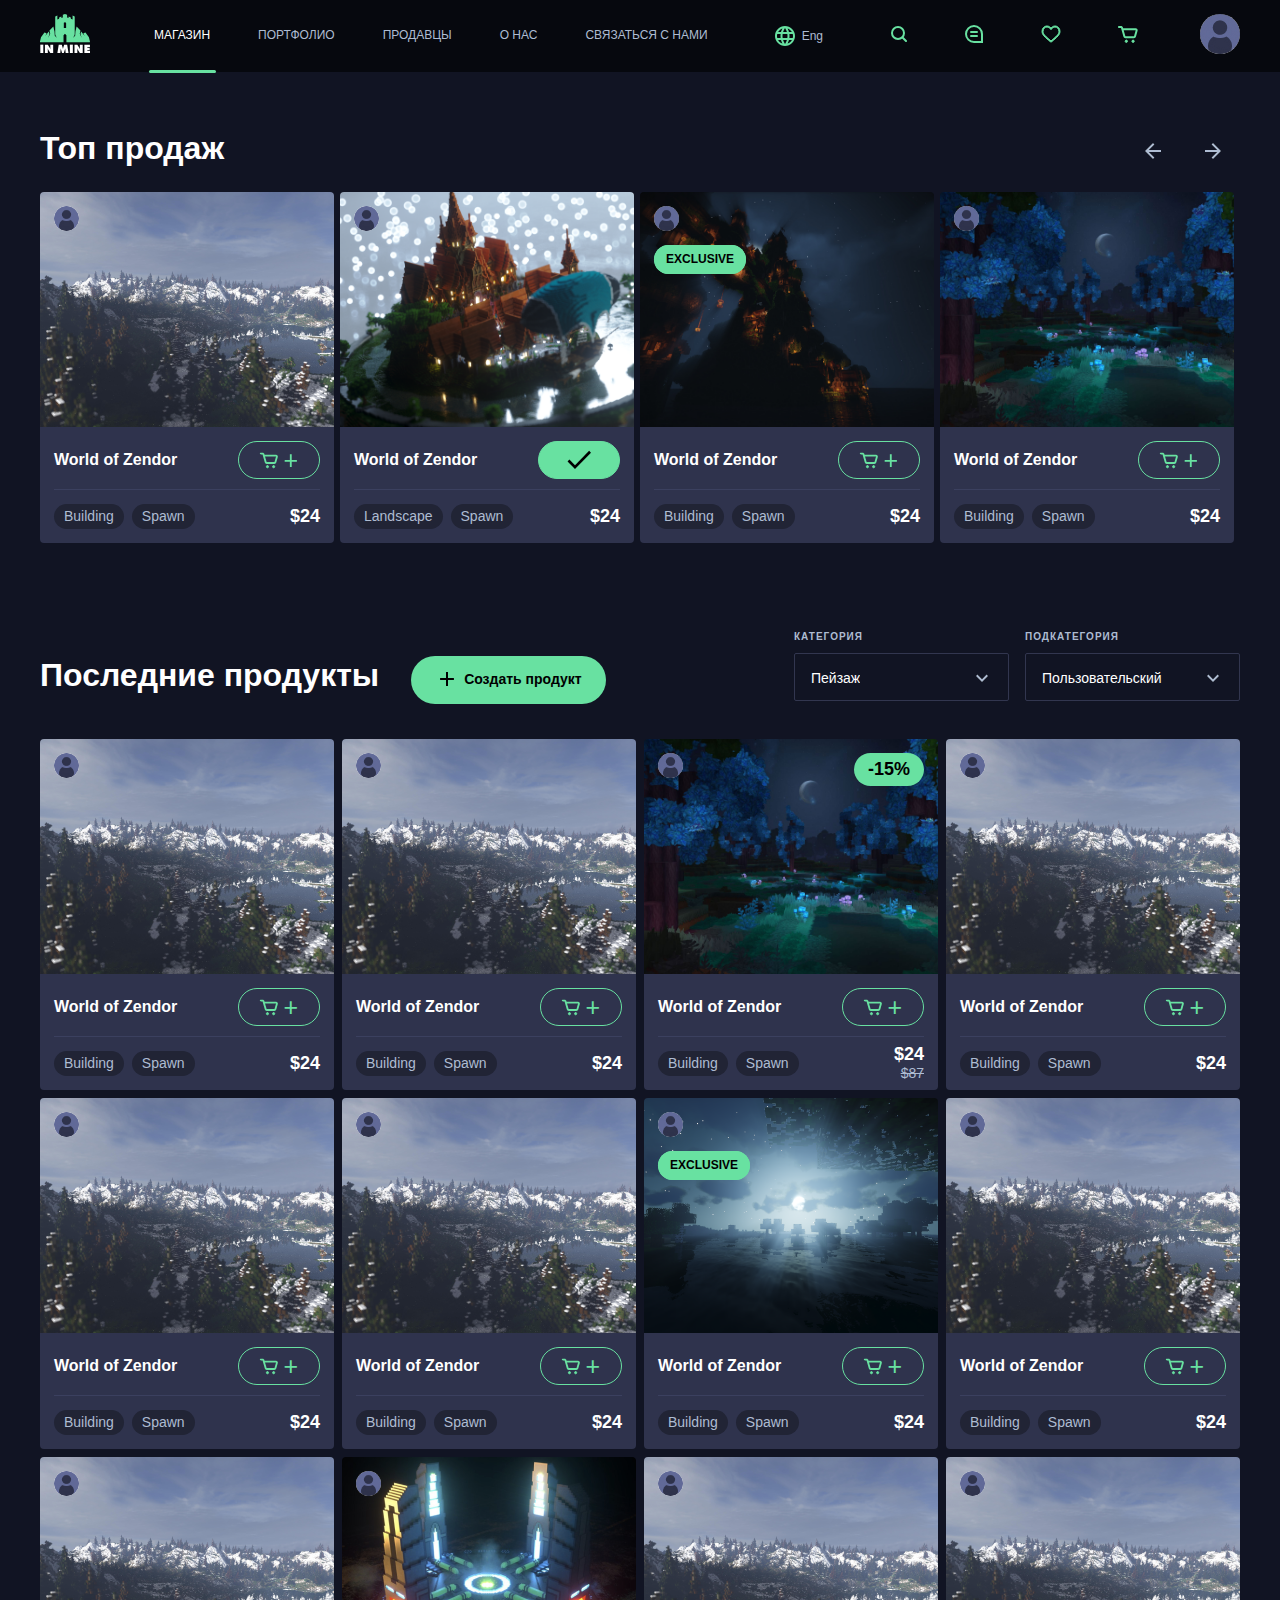
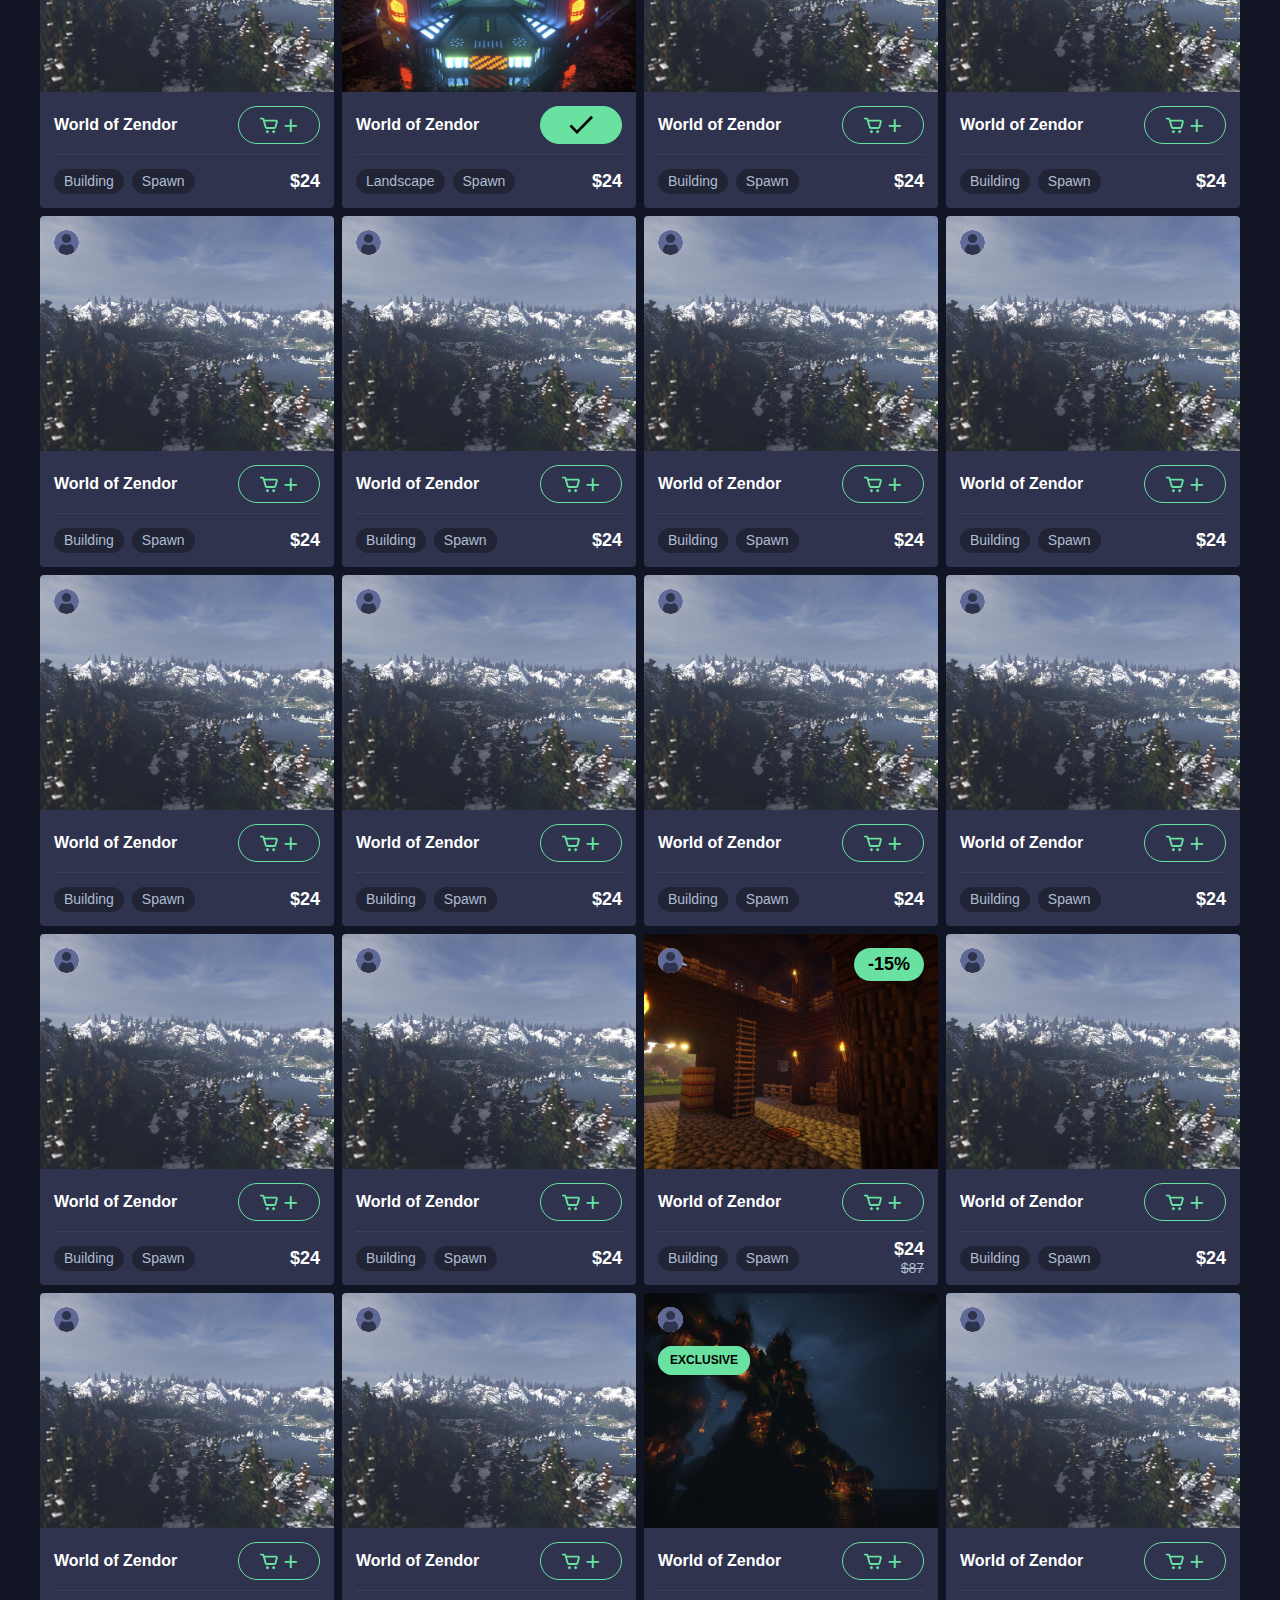
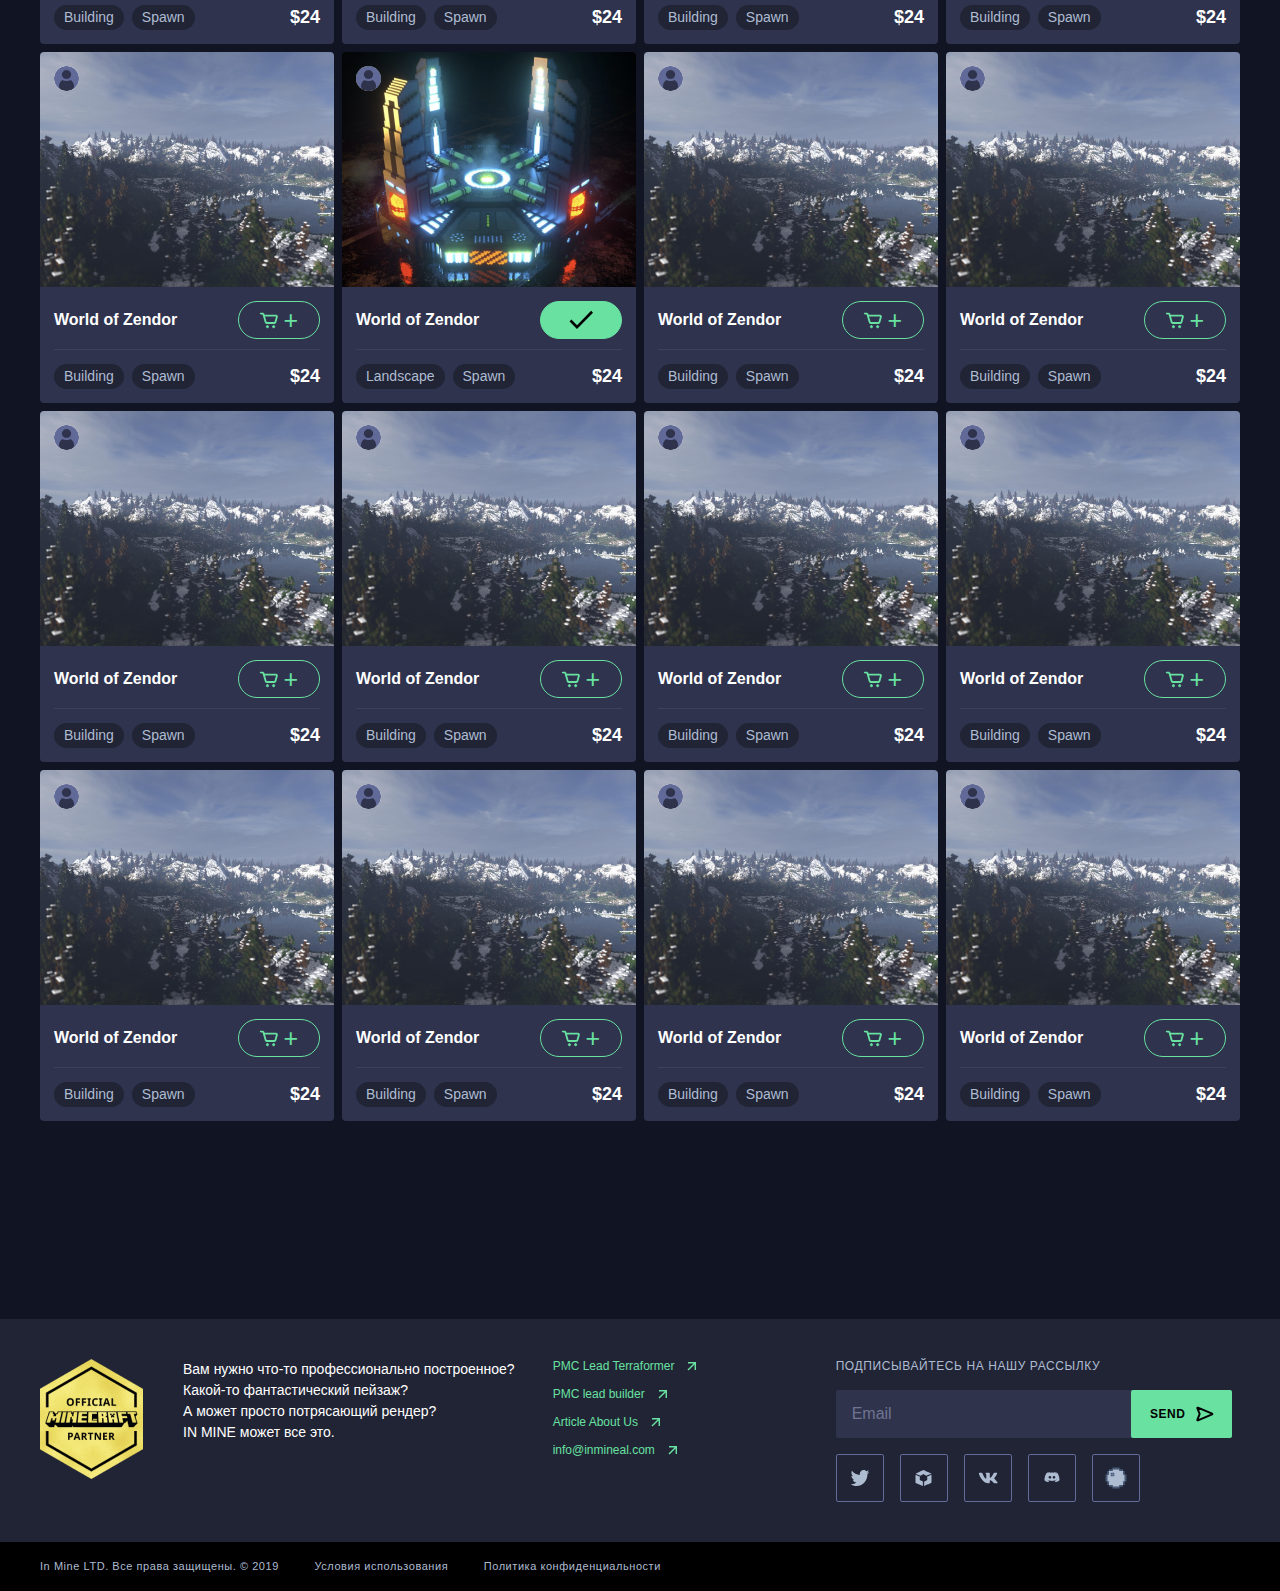
<file: app/store.html>
<!DOCTYPE html>
<html lang="en">

<head>
  <meta charset="UTF-8">
  <meta name="viewport" content="width=device-width, initial-scale=1.0">
  <title>InMine</title>
  <link rel="stylesheet" href="css/libs.min.css">
  <link rel="stylesheet" href="css/style.min.css">
</head>

<body>
  <div class="wrapper">
    <div class="content">
      <header class="header">
        <div class="header__inner">
          <div class="header__top-wrapper">
            <div class="container">
              <div class="header__inner-top">
                <div class="header__logo">
                  <a class="header__logo-link" href="index.html">
                    <img src="images/icons/header-logo-top.svg" alt="">
                  </a>
                </div>
                <div class="menu-btn">
                  <div class="menu-btn__row"></div>
                  <div class="menu-btn__row"></div>
                  <div class="menu-btn__row"></div>
                </div>
                <nav class="header__menu">
                  <ul class="header__menu-list">
                    <li class="header__menu-item">
                      <a class="header__menu-link active" href="store.html">Магазин</a>
                    </li>
                    <li class="header__menu-item">
                      <a class="header__menu-link" href="portfolio.html">Портфолио</a>
                    </li>
                    <li class="header__menu-item">
                      <a class="header__menu-link" href="sellers.html">Продавцы</a>
                    </li>
                    <li class="header__menu-item">
                      <a class="header__menu-link" href="about-us.html">О нас</a>
                    </li>
                    <li class="header__menu-item">
                      <a class="header__menu-link" href="contact.html">Связаться с нами</a>
                    </li>
                  </ul>
                </nav>
                <div class="header__lang">
                  <button><img src="images/icons/header-language.svg" alt=""></button>
                  <span>Eng</span>
                </div>
                <div class="header__top-icons">
                  <ul class="header__icons-list">
                    <li><a href="page-404.html"><img src="images/icons/loupe.svg" alt=""></a></li>
                    <li><a href="page-404.html"><img src="images/icons/comments.svg" alt=""></a></li>
                    <li><a href="page-404.html"><img src="images/icons/like.svg" alt=""></a></li>
                    <li><a href="page-404.html"><img src="images/icons/basket.svg" alt=""></a></li>
                  </ul>
                </div>
                <div class="header__top-user">
                  <a class="header__user-link" href="product.html">
                    <img src="images/content/user.jpg" alt="">
                  </a>
                </div>
              </div>
            </div>
          </div>
        </div>
      </header>
      <section class="hottest">
        <div class="container">
          <h3 class="section-title">
            Топ продаж
          </h3>
          <div class="on-sale__inner animate__animated animate__fadeInLeftBig wow">
            <div class="on-sale__item">
              <a class="best-projects__item-user" href="product.html">
                <img src="images/content/user.jpg" alt="">
              </a>
              <a class="on-sale__item-img" href="product.html">
                <a class="icons-box" href="product.html">
                  <img src="images/icons/like-product.svg" alt="">
                </a>
                <div class="on-sale__item-img--hov on-sale__item-img">
                  <img src="images/content/product-img.png" alt="">
                </div>
              </a>
              <div class="on-sale__item-content">
                <div class="on-sale__item-title on-sale__item-title--defualt">
                  <div class="on-sale__item-hov">
                    <a class="on-sale__item-name" href="product.html">World of Zendor</a>
                    <div class="product-area">12000 х 12000</div>
                  </div>
                  <button type="button"><svg width="22" height="22" viewBox="0 0 24 24" fill="none"
                      xmlns="http://www.w3.org/2000/svg">
                      <path
                        d="M6.375 7.28571L5.40397 7.52468L5.4079 7.54064L5.41235 7.55646L6.375 7.28571ZM3 4C2.44772 4 2 4.44772 2 5C2 5.55228 2.44772 6 3 6V4ZM8.4199 14.5565L9.38255 14.2857L8.4199 14.5565ZM20.6426 8.55646L19.68 8.28572L20.6426 8.55646ZM19.9178 14.8272L21.6053 8.82721L19.68 8.28572L17.9925 14.2857L19.9178 14.8272ZM19.68 6.28571H6.375V8.28571H19.68V6.28571ZM5.41235 7.55646L7.45725 14.8272L9.38255 14.2857L7.33765 7.01497L5.41235 7.55646ZM9.38255 16.2857H17.9925V14.2857H9.38255V16.2857ZM7.34603 7.04675L6.97081 5.52207L5.02876 6L5.40397 7.52468L7.34603 7.04675ZM5.02876 4H3V6H5.02876V4ZM6.97081 5.52207C6.75085 4.62826 5.94924 4 5.02876 4V6L5.02876 6L6.97081 5.52207ZM7.45725 14.8272C7.69984 15.6898 8.48652 16.2857 9.38255 16.2857V14.2857L9.38255 14.2857L7.45725 14.8272ZM21.6053 8.82721C21.9641 7.55139 21.0053 6.28571 19.68 6.28571V8.28571V8.28572L21.6053 8.82721ZM17.9925 14.2857V16.2857C18.8885 16.2857 19.6752 15.6898 19.9178 14.8272L17.9925 14.2857Z"
                        fill="#68E1A1" />
                      <path
                        d="M11.5 19.2856C11.5 19.9637 10.9609 20.4999 10.3125 20.4999C9.66406 20.4999 9.125 19.9637 9.125 19.2856C9.125 18.6075 9.66406 18.0713 10.3125 18.0713C10.9609 18.0713 11.5 18.6075 11.5 19.2856Z"
                        fill="#68E1A1" stroke="#68E1A1" />
                      <path
                        d="M18.25 19.2856C18.25 19.9637 17.7109 20.4999 17.0625 20.4999C16.4141 20.4999 15.875 19.9637 15.875 19.2856C15.875 18.6075 16.4141 18.0713 17.0625 18.0713C17.7109 18.0713 18.25 18.6075 18.25 19.2856Z"
                        fill="#68E1A1" stroke="#68E1A1" />
                    </svg>
                  </button>
                </div>
                <div class="on-sale__info">
                  <a class="on-sale__tag" href="product.html">Building</a>
                  <a class="on-sale__tag" href="product.html">Spawn</a>
                  <a class="on-sale__tag on-sale__tag--more" href="product.html">more</a>
                  <div class="on-sale__price">$24</div>
                </div>
              </div>
            </div>
            <div class="on-sale__item on-sale__item--saled">
              <a class="best-projects__item-user" href="product.html">
                <img src="images/content/user.jpg" alt="">
              </a>
              <a class="on-sale__item-img" href="product.html">
                <a class="icons-box" href="product.html">
                  <img src="images/icons/like-product.svg" alt="">
                </a>
                <a class="icons-box icons-box--pencil" href="product.html">
                  <img src="images/icons/pencil.svg" alt="">
                </a>
                <a class="icons-box icons-box--mess" href="product.html">
                  <img src="images/icons/mess.svg" alt="">
                </a>
                <div class="on-sale__item-img--hov on-sale__item-img">
                  <img src="images/main.png" alt="">
                </div>
              </a>
              <div class="on-sale__item-content">
                <div class="on-sale__item-title">
                  <a class="on-sale__item-name" href="product.html">World of Zendor</a>
                  <button type="button"><img src="images/icons/marker.svg" alt=""></button>
                </div>
                <div class="on-sale__info">
                  <a class="on-sale__tag" href="product.html">Landscape</a>
                  <a class="on-sale__tag" href="product.html">Spawn</a>
                  <div class="on-sale__price">$24</div>
                </div>
              </div>
            </div>
            <div class="on-sale__item on-sale__item--exclusive">
              <a class="best-projects__item-user" href="product.html">
                <img src="images/content/user.jpg" alt="">
              </a>
              <a class="on-sale__item-img" href="product.html">
                <a class="icons-box" href="product.html">
                  <img src="images/icons/like-product.svg" alt="">
                </a>
                <div class="on-sale__item-img--hov on-sale__item-img">
                  <img src="images/header-bg-4.jpg" alt="">
                </div>
              </a>
              <div class="on-sale__item-content">
                <div class="on-sale__item-title on-sale__item-title--defualt">
                  <div class="on-sale__item-hov">
                    <a class="on-sale__item-name" href="product.html">World of Zendor</a>
                    <div class="product-area">12000 х 12000</div>
                  </div>
                  <button type="button"><svg width="22" height="22" viewBox="0 0 24 24" fill="none"
                      xmlns="http://www.w3.org/2000/svg">
                      <path
                        d="M6.375 7.28571L5.40397 7.52468L5.4079 7.54064L5.41235 7.55646L6.375 7.28571ZM3 4C2.44772 4 2 4.44772 2 5C2 5.55228 2.44772 6 3 6V4ZM8.4199 14.5565L9.38255 14.2857L8.4199 14.5565ZM20.6426 8.55646L19.68 8.28572L20.6426 8.55646ZM19.9178 14.8272L21.6053 8.82721L19.68 8.28572L17.9925 14.2857L19.9178 14.8272ZM19.68 6.28571H6.375V8.28571H19.68V6.28571ZM5.41235 7.55646L7.45725 14.8272L9.38255 14.2857L7.33765 7.01497L5.41235 7.55646ZM9.38255 16.2857H17.9925V14.2857H9.38255V16.2857ZM7.34603 7.04675L6.97081 5.52207L5.02876 6L5.40397 7.52468L7.34603 7.04675ZM5.02876 4H3V6H5.02876V4ZM6.97081 5.52207C6.75085 4.62826 5.94924 4 5.02876 4V6L5.02876 6L6.97081 5.52207ZM7.45725 14.8272C7.69984 15.6898 8.48652 16.2857 9.38255 16.2857V14.2857L9.38255 14.2857L7.45725 14.8272ZM21.6053 8.82721C21.9641 7.55139 21.0053 6.28571 19.68 6.28571V8.28571V8.28572L21.6053 8.82721ZM17.9925 14.2857V16.2857C18.8885 16.2857 19.6752 15.6898 19.9178 14.8272L17.9925 14.2857Z"
                        fill="#68E1A1" />
                      <path
                        d="M11.5 19.2856C11.5 19.9637 10.9609 20.4999 10.3125 20.4999C9.66406 20.4999 9.125 19.9637 9.125 19.2856C9.125 18.6075 9.66406 18.0713 10.3125 18.0713C10.9609 18.0713 11.5 18.6075 11.5 19.2856Z"
                        fill="#68E1A1" stroke="#68E1A1" />
                      <path
                        d="M18.25 19.2856C18.25 19.9637 17.7109 20.4999 17.0625 20.4999C16.4141 20.4999 15.875 19.9637 15.875 19.2856C15.875 18.6075 16.4141 18.0713 17.0625 18.0713C17.7109 18.0713 18.25 18.6075 18.25 19.2856Z"
                        fill="#68E1A1" stroke="#68E1A1" />
                    </svg>
                  </button>
                </div>
                <div class="on-sale__info">
                  <a class="on-sale__tag" href="product.html">Building</a>
                  <a class="on-sale__tag" href="product.html">Spawn</a>
                  <a class="on-sale__tag on-sale__tag--more" href="product.html">more</a>
                  <div class="on-sale__price">$24</div>
                </div>
              </div>
            </div>
            <div class="on-sale__item">
              <a class="best-projects__item-user" href="product.html">
                <img src="images/content/user.jpg" alt="">
              </a>
              <a class="on-sale__item-img" href="product.html">
                <a class="icons-box" href="product.html">
                  <img src="images/icons/like-product.svg" alt="">
                </a>
                <div class="on-sale__item-img--hov on-sale__item-img">
                  <img src="images/header-bg-3.jpg" alt="">
                </div>
              </a>
              <div class="on-sale__item-content">
                <div class="on-sale__item-title on-sale__item-title--defualt">
                  <div class="on-sale__item-hov">
                    <a class="on-sale__item-name" href="product.html">World of Zendor</a>
                    <div class="product-area">12000 х 12000</div>
                  </div>
                  <button type="button"><svg width="22" height="22" viewBox="0 0 24 24" fill="none"
                      xmlns="http://www.w3.org/2000/svg">
                      <path
                        d="M6.375 7.28571L5.40397 7.52468L5.4079 7.54064L5.41235 7.55646L6.375 7.28571ZM3 4C2.44772 4 2 4.44772 2 5C2 5.55228 2.44772 6 3 6V4ZM8.4199 14.5565L9.38255 14.2857L8.4199 14.5565ZM20.6426 8.55646L19.68 8.28572L20.6426 8.55646ZM19.9178 14.8272L21.6053 8.82721L19.68 8.28572L17.9925 14.2857L19.9178 14.8272ZM19.68 6.28571H6.375V8.28571H19.68V6.28571ZM5.41235 7.55646L7.45725 14.8272L9.38255 14.2857L7.33765 7.01497L5.41235 7.55646ZM9.38255 16.2857H17.9925V14.2857H9.38255V16.2857ZM7.34603 7.04675L6.97081 5.52207L5.02876 6L5.40397 7.52468L7.34603 7.04675ZM5.02876 4H3V6H5.02876V4ZM6.97081 5.52207C6.75085 4.62826 5.94924 4 5.02876 4V6L5.02876 6L6.97081 5.52207ZM7.45725 14.8272C7.69984 15.6898 8.48652 16.2857 9.38255 16.2857V14.2857L9.38255 14.2857L7.45725 14.8272ZM21.6053 8.82721C21.9641 7.55139 21.0053 6.28571 19.68 6.28571V8.28571V8.28572L21.6053 8.82721ZM17.9925 14.2857V16.2857C18.8885 16.2857 19.6752 15.6898 19.9178 14.8272L17.9925 14.2857Z"
                        fill="#68E1A1" />
                      <path
                        d="M11.5 19.2856C11.5 19.9637 10.9609 20.4999 10.3125 20.4999C9.66406 20.4999 9.125 19.9637 9.125 19.2856C9.125 18.6075 9.66406 18.0713 10.3125 18.0713C10.9609 18.0713 11.5 18.6075 11.5 19.2856Z"
                        fill="#68E1A1" stroke="#68E1A1" />
                      <path
                        d="M18.25 19.2856C18.25 19.9637 17.7109 20.4999 17.0625 20.4999C16.4141 20.4999 15.875 19.9637 15.875 19.2856C15.875 18.6075 16.4141 18.0713 17.0625 18.0713C17.7109 18.0713 18.25 18.6075 18.25 19.2856Z"
                        fill="#68E1A1" stroke="#68E1A1" />
                    </svg>
                  </button>
                </div>
                <div class="on-sale__info">
                  <a class="on-sale__tag" href="product.html">Building</a>
                  <a class="on-sale__tag" href="product.html">Spawn</a>
                  <a class="on-sale__tag on-sale__tag--more" href="product.html">more</a>
                  <div class="on-sale__price">$24</div>
                </div>
              </div>
            </div>
            <div class="on-sale__item">
              <a class="best-projects__item-user" href="product.html">
                <img src="images/content/user.jpg" alt="">
              </a>
              <a class="on-sale__item-img" href="product.html">
                <a class="icons-box" href="product.html">
                  <img src="images/icons/like-product.svg" alt="">
                </a>
                <div class="on-sale__item-img--hov on-sale__item-img">
                  <img src="images/header-bg-2.jpg" alt="">
                </div>
              </a>
              <div class="on-sale__item-content">
                <div class="on-sale__item-title on-sale__item-title--defualt">
                  <div class="on-sale__item-hov">
                    <a class="on-sale__item-name" href="product.html">World of Zendor</a>
                    <div class="product-area">12000 х 12000</div>
                  </div>
                  <button type="button"><svg width="22" height="22" viewBox="0 0 24 24" fill="none"
                      xmlns="http://www.w3.org/2000/svg">
                      <path
                        d="M6.375 7.28571L5.40397 7.52468L5.4079 7.54064L5.41235 7.55646L6.375 7.28571ZM3 4C2.44772 4 2 4.44772 2 5C2 5.55228 2.44772 6 3 6V4ZM8.4199 14.5565L9.38255 14.2857L8.4199 14.5565ZM20.6426 8.55646L19.68 8.28572L20.6426 8.55646ZM19.9178 14.8272L21.6053 8.82721L19.68 8.28572L17.9925 14.2857L19.9178 14.8272ZM19.68 6.28571H6.375V8.28571H19.68V6.28571ZM5.41235 7.55646L7.45725 14.8272L9.38255 14.2857L7.33765 7.01497L5.41235 7.55646ZM9.38255 16.2857H17.9925V14.2857H9.38255V16.2857ZM7.34603 7.04675L6.97081 5.52207L5.02876 6L5.40397 7.52468L7.34603 7.04675ZM5.02876 4H3V6H5.02876V4ZM6.97081 5.52207C6.75085 4.62826 5.94924 4 5.02876 4V6L5.02876 6L6.97081 5.52207ZM7.45725 14.8272C7.69984 15.6898 8.48652 16.2857 9.38255 16.2857V14.2857L9.38255 14.2857L7.45725 14.8272ZM21.6053 8.82721C21.9641 7.55139 21.0053 6.28571 19.68 6.28571V8.28571V8.28572L21.6053 8.82721ZM17.9925 14.2857V16.2857C18.8885 16.2857 19.6752 15.6898 19.9178 14.8272L17.9925 14.2857Z"
                        fill="#68E1A1" />
                      <path
                        d="M11.5 19.2856C11.5 19.9637 10.9609 20.4999 10.3125 20.4999C9.66406 20.4999 9.125 19.9637 9.125 19.2856C9.125 18.6075 9.66406 18.0713 10.3125 18.0713C10.9609 18.0713 11.5 18.6075 11.5 19.2856Z"
                        fill="#68E1A1" stroke="#68E1A1" />
                      <path
                        d="M18.25 19.2856C18.25 19.9637 17.7109 20.4999 17.0625 20.4999C16.4141 20.4999 15.875 19.9637 15.875 19.2856C15.875 18.6075 16.4141 18.0713 17.0625 18.0713C17.7109 18.0713 18.25 18.6075 18.25 19.2856Z"
                        fill="#68E1A1" stroke="#68E1A1" />
                    </svg>
                  </button>
                </div>
                <div class="on-sale__info">
                  <a class="on-sale__tag" href="product.html">Building</a>
                  <a class="on-sale__tag" href="product.html">Spawn</a>
                  <a class="on-sale__tag on-sale__tag--more" href="product.html">more</a>
                  <div class="on-sale__price">$24</div>
                </div>
              </div>
            </div>
            <div class="on-sale__item on-sale__item--saled">
              <a class="best-projects__item-user" href="product.html">
                <img src="images/content/user.jpg" alt="">
              </a>
              <a class="on-sale__item-img" href="product.html">
                <a class="icons-box" href="product.html">
                  <img src="images/icons/like-product.svg" alt="">
                </a>
                <a class="icons-box icons-box--pencil" href="product.html">
                  <img src="images/icons/pencil.svg" alt="">
                </a>
                <a class="icons-box icons-box--mess" href="product.html">
                  <img src="images/icons/mess.svg" alt="">
                </a>
                <div class="on-sale__item-img--hov on-sale__item-img">
                  <img src="images/content/product-img-2.png" alt="">
                </div>
              </a>
              <div class="on-sale__item-content">
                <div class="on-sale__item-title">
                  <a class="on-sale__item-name" href="product.html">World of Zendor</a>
                  <button type="button"><img src="images/icons/marker.svg" alt=""></button>
                </div>
                <div class="on-sale__info">
                  <a class="on-sale__tag" href="product.html">Landscape</a>
                  <a class="on-sale__tag" href="product.html">Spawn</a>
                  <div class="on-sale__price">$24</div>
                </div>
              </div>
            </div>
            <div class="on-sale__item">
              <a class="best-projects__item-user" href="product.html">
                <img src="images/content/user.jpg" alt="">
              </a>
              <a class="on-sale__item-img" href="product.html">
                <a class="icons-box" href="product.html">
                  <img src="images/icons/like-product.svg" alt="">
                </a>
                <div class="on-sale__item-img--hov on-sale__item-img">
                  <img src="images/slider-bg.jpg" alt="">
                </div>
              </a>
              <div class="on-sale__item-content">
                <div class="on-sale__item-title on-sale__item-title--defualt">
                  <div class="on-sale__item-hov">
                    <a class="on-sale__item-name" href="product.html">World of Zendor</a>
                    <div class="product-area">12000 х 12000</div>
                  </div>
                  <button type="button"><svg width="22" height="22" viewBox="0 0 24 24" fill="none"
                      xmlns="http://www.w3.org/2000/svg">
                      <path
                        d="M6.375 7.28571L5.40397 7.52468L5.4079 7.54064L5.41235 7.55646L6.375 7.28571ZM3 4C2.44772 4 2 4.44772 2 5C2 5.55228 2.44772 6 3 6V4ZM8.4199 14.5565L9.38255 14.2857L8.4199 14.5565ZM20.6426 8.55646L19.68 8.28572L20.6426 8.55646ZM19.9178 14.8272L21.6053 8.82721L19.68 8.28572L17.9925 14.2857L19.9178 14.8272ZM19.68 6.28571H6.375V8.28571H19.68V6.28571ZM5.41235 7.55646L7.45725 14.8272L9.38255 14.2857L7.33765 7.01497L5.41235 7.55646ZM9.38255 16.2857H17.9925V14.2857H9.38255V16.2857ZM7.34603 7.04675L6.97081 5.52207L5.02876 6L5.40397 7.52468L7.34603 7.04675ZM5.02876 4H3V6H5.02876V4ZM6.97081 5.52207C6.75085 4.62826 5.94924 4 5.02876 4V6L5.02876 6L6.97081 5.52207ZM7.45725 14.8272C7.69984 15.6898 8.48652 16.2857 9.38255 16.2857V14.2857L9.38255 14.2857L7.45725 14.8272ZM21.6053 8.82721C21.9641 7.55139 21.0053 6.28571 19.68 6.28571V8.28571V8.28572L21.6053 8.82721ZM17.9925 14.2857V16.2857C18.8885 16.2857 19.6752 15.6898 19.9178 14.8272L17.9925 14.2857Z"
                        fill="#68E1A1" />
                      <path
                        d="M11.5 19.2856C11.5 19.9637 10.9609 20.4999 10.3125 20.4999C9.66406 20.4999 9.125 19.9637 9.125 19.2856C9.125 18.6075 9.66406 18.0713 10.3125 18.0713C10.9609 18.0713 11.5 18.6075 11.5 19.2856Z"
                        fill="#68E1A1" stroke="#68E1A1" />
                      <path
                        d="M18.25 19.2856C18.25 19.9637 17.7109 20.4999 17.0625 20.4999C16.4141 20.4999 15.875 19.9637 15.875 19.2856C15.875 18.6075 16.4141 18.0713 17.0625 18.0713C17.7109 18.0713 18.25 18.6075 18.25 19.2856Z"
                        fill="#68E1A1" stroke="#68E1A1" />
                    </svg>
                  </button>
                </div>
                <div class="on-sale__info">
                  <a class="on-sale__tag" href="product.html">Building</a>
                  <a class="on-sale__tag" href="product.html">Spawn</a>
                  <a class="on-sale__tag on-sale__tag--more" href="product.html">more</a>
                  <div class="on-sale__price">$24</div>
                </div>
              </div>
            </div>
          </div>
        </div>
      </section>
      <section class="latest-products">
        <div class="container">
          <div class="latest-products__top">
            <div class="latest-products__top-left">
              <h3 class="section-title">
                Последние продукты
              </h3>
              <div class="create-link">
                <a href="product.html">Создать продукт</a>
              </div>
            </div>
            <div class="products-select">
              <div class="select__title">
                Категория
              </div>
              <select>
                <option>Пейзаж</option>
                <option>Пейзаж</option>
                <option>Пейзаж</option>
                <option>Пейзаж</option>
              </select>
            </div>
            <div class="products-select products-select--2">
              <div class="select__title">
                подкатегория
              </div>
              <select>
                <option>Пользовательский</option>
                <option>Пользовательский</option>
                <option>Пользовательский</option>
                <option>Пользовательский</option>
              </select>
            </div>
            <button type="button" class="filter">
              <img src="images/icons/sort.svg" alt="">
            </button>
          </div>
          <div class="latest-products__items animate__animated animate__fadeInRightBig wow">
            <div class="on-sale__item">
              <a class="best-projects__item-user" href="product.html">
                <img src="images/content/user.jpg" alt="">
              </a>
              <a class="on-sale__item-img" href="product.html">
                <a class="icons-box" href="product.html">
                  <img src="images/icons/like-product.svg" alt="">
                </a>
                <div class="on-sale__item-img--hov on-sale__item-img">
                  <img src="images/content/product-img.png" alt="">
                </div>
              </a>
              <div class="on-sale__item-content">
                <div class="on-sale__item-title on-sale__item-title--defualt">
                  <div class="on-sale__item-hov">
                    <a class="on-sale__item-name" href="product.html">World of Zendor</a>
                    <div class="product-area">12000 х 12000</div>
                  </div>
                  <button type="button"><svg width="22" height="22" viewBox="0 0 24 24" fill="none"
                      xmlns="http://www.w3.org/2000/svg">
                      <path
                        d="M6.375 7.28571L5.40397 7.52468L5.4079 7.54064L5.41235 7.55646L6.375 7.28571ZM3 4C2.44772 4 2 4.44772 2 5C2 5.55228 2.44772 6 3 6V4ZM8.4199 14.5565L9.38255 14.2857L8.4199 14.5565ZM20.6426 8.55646L19.68 8.28572L20.6426 8.55646ZM19.9178 14.8272L21.6053 8.82721L19.68 8.28572L17.9925 14.2857L19.9178 14.8272ZM19.68 6.28571H6.375V8.28571H19.68V6.28571ZM5.41235 7.55646L7.45725 14.8272L9.38255 14.2857L7.33765 7.01497L5.41235 7.55646ZM9.38255 16.2857H17.9925V14.2857H9.38255V16.2857ZM7.34603 7.04675L6.97081 5.52207L5.02876 6L5.40397 7.52468L7.34603 7.04675ZM5.02876 4H3V6H5.02876V4ZM6.97081 5.52207C6.75085 4.62826 5.94924 4 5.02876 4V6L5.02876 6L6.97081 5.52207ZM7.45725 14.8272C7.69984 15.6898 8.48652 16.2857 9.38255 16.2857V14.2857L9.38255 14.2857L7.45725 14.8272ZM21.6053 8.82721C21.9641 7.55139 21.0053 6.28571 19.68 6.28571V8.28571V8.28572L21.6053 8.82721ZM17.9925 14.2857V16.2857C18.8885 16.2857 19.6752 15.6898 19.9178 14.8272L17.9925 14.2857Z"
                        fill="#68E1A1" />
                      <path
                        d="M11.5 19.2856C11.5 19.9637 10.9609 20.4999 10.3125 20.4999C9.66406 20.4999 9.125 19.9637 9.125 19.2856C9.125 18.6075 9.66406 18.0713 10.3125 18.0713C10.9609 18.0713 11.5 18.6075 11.5 19.2856Z"
                        fill="#68E1A1" stroke="#68E1A1" />
                      <path
                        d="M18.25 19.2856C18.25 19.9637 17.7109 20.4999 17.0625 20.4999C16.4141 20.4999 15.875 19.9637 15.875 19.2856C15.875 18.6075 16.4141 18.0713 17.0625 18.0713C17.7109 18.0713 18.25 18.6075 18.25 19.2856Z"
                        fill="#68E1A1" stroke="#68E1A1" />
                    </svg>
                  </button>
                </div>
                <div class="on-sale__info">
                  <a class="on-sale__tag" href="product.html">Building</a>
                  <a class="on-sale__tag" href="product.html">Spawn</a>
                  <a class="on-sale__tag on-sale__tag--more" href="product.html">more</a>
                  <div class="on-sale__price">$24</div>
                </div>
              </div>
            </div>
            <div class="on-sale__item">
              <a class="best-projects__item-user" href="product.html">
                <img src="images/content/user.jpg" alt="">
              </a>
              <a class="on-sale__item-img" href="product.html">
                <a class="icons-box" href="product.html">
                  <img src="images/icons/like-product.svg" alt="">
                </a>
                <div class="on-sale__item-img--hov on-sale__item-img">
                  <img src="images/content/product-img.png" alt="">
                </div>
              </a>
              <div class="on-sale__item-content">
                <div class="on-sale__item-title on-sale__item-title--defualt">
                  <div class="on-sale__item-hov">
                    <a class="on-sale__item-name" href="product.html">World of Zendor</a>
                    <div class="product-area">12000 х 12000</div>
                  </div>
                  <button type="button"><svg width="22" height="22" viewBox="0 0 24 24" fill="none"
                      xmlns="http://www.w3.org/2000/svg">
                      <path
                        d="M6.375 7.28571L5.40397 7.52468L5.4079 7.54064L5.41235 7.55646L6.375 7.28571ZM3 4C2.44772 4 2 4.44772 2 5C2 5.55228 2.44772 6 3 6V4ZM8.4199 14.5565L9.38255 14.2857L8.4199 14.5565ZM20.6426 8.55646L19.68 8.28572L20.6426 8.55646ZM19.9178 14.8272L21.6053 8.82721L19.68 8.28572L17.9925 14.2857L19.9178 14.8272ZM19.68 6.28571H6.375V8.28571H19.68V6.28571ZM5.41235 7.55646L7.45725 14.8272L9.38255 14.2857L7.33765 7.01497L5.41235 7.55646ZM9.38255 16.2857H17.9925V14.2857H9.38255V16.2857ZM7.34603 7.04675L6.97081 5.52207L5.02876 6L5.40397 7.52468L7.34603 7.04675ZM5.02876 4H3V6H5.02876V4ZM6.97081 5.52207C6.75085 4.62826 5.94924 4 5.02876 4V6L5.02876 6L6.97081 5.52207ZM7.45725 14.8272C7.69984 15.6898 8.48652 16.2857 9.38255 16.2857V14.2857L9.38255 14.2857L7.45725 14.8272ZM21.6053 8.82721C21.9641 7.55139 21.0053 6.28571 19.68 6.28571V8.28571V8.28572L21.6053 8.82721ZM17.9925 14.2857V16.2857C18.8885 16.2857 19.6752 15.6898 19.9178 14.8272L17.9925 14.2857Z"
                        fill="#68E1A1" />
                      <path
                        d="M11.5 19.2856C11.5 19.9637 10.9609 20.4999 10.3125 20.4999C9.66406 20.4999 9.125 19.9637 9.125 19.2856C9.125 18.6075 9.66406 18.0713 10.3125 18.0713C10.9609 18.0713 11.5 18.6075 11.5 19.2856Z"
                        fill="#68E1A1" stroke="#68E1A1" />
                      <path
                        d="M18.25 19.2856C18.25 19.9637 17.7109 20.4999 17.0625 20.4999C16.4141 20.4999 15.875 19.9637 15.875 19.2856C15.875 18.6075 16.4141 18.0713 17.0625 18.0713C17.7109 18.0713 18.25 18.6075 18.25 19.2856Z"
                        fill="#68E1A1" stroke="#68E1A1" />
                    </svg>
                  </button>
                </div>
                <div class="on-sale__info">
                  <a class="on-sale__tag" href="product.html">Building</a>
                  <a class="on-sale__tag" href="product.html">Spawn</a>
                  <a class="on-sale__tag on-sale__tag--more" href="product.html">more</a>
                  <div class="on-sale__price">$24</div>
                </div>
              </div>
            </div>
            <div class="on-sale__item on-sale__item--promotion">
              <a class="best-projects__item-user" href="product.html">
                <img src="images/content/user.jpg" alt="">
              </a>
              <span class="promotion">-15%</span>
              <a class="on-sale__item-img" href="product.html">
                <a class="icons-box" href="product.html">
                  <img src="images/icons/like-product.svg" alt="">
                </a>
                <div class="on-sale__item-img--hov on-sale__item-img">
                  <img src="images/header-bg-3.jpg" alt="">
                </div>
              </a>
              <div class="on-sale__item-content">
                <div class="on-sale__item-title on-sale__item-title--defualt">
                  <div class="on-sale__item-hov">
                    <a class="on-sale__item-name" href="product.html">World of Zendor</a>
                    <div class="product-area">12000 х 12000</div>
                  </div>
                  <button type="button"><svg width="22" height="22" viewBox="0 0 24 24" fill="none"
                      xmlns="http://www.w3.org/2000/svg">
                      <path
                        d="M6.375 7.28571L5.40397 7.52468L5.4079 7.54064L5.41235 7.55646L6.375 7.28571ZM3 4C2.44772 4 2 4.44772 2 5C2 5.55228 2.44772 6 3 6V4ZM8.4199 14.5565L9.38255 14.2857L8.4199 14.5565ZM20.6426 8.55646L19.68 8.28572L20.6426 8.55646ZM19.9178 14.8272L21.6053 8.82721L19.68 8.28572L17.9925 14.2857L19.9178 14.8272ZM19.68 6.28571H6.375V8.28571H19.68V6.28571ZM5.41235 7.55646L7.45725 14.8272L9.38255 14.2857L7.33765 7.01497L5.41235 7.55646ZM9.38255 16.2857H17.9925V14.2857H9.38255V16.2857ZM7.34603 7.04675L6.97081 5.52207L5.02876 6L5.40397 7.52468L7.34603 7.04675ZM5.02876 4H3V6H5.02876V4ZM6.97081 5.52207C6.75085 4.62826 5.94924 4 5.02876 4V6L5.02876 6L6.97081 5.52207ZM7.45725 14.8272C7.69984 15.6898 8.48652 16.2857 9.38255 16.2857V14.2857L9.38255 14.2857L7.45725 14.8272ZM21.6053 8.82721C21.9641 7.55139 21.0053 6.28571 19.68 6.28571V8.28571V8.28572L21.6053 8.82721ZM17.9925 14.2857V16.2857C18.8885 16.2857 19.6752 15.6898 19.9178 14.8272L17.9925 14.2857Z"
                        fill="#68E1A1" />
                      <path
                        d="M11.5 19.2856C11.5 19.9637 10.9609 20.4999 10.3125 20.4999C9.66406 20.4999 9.125 19.9637 9.125 19.2856C9.125 18.6075 9.66406 18.0713 10.3125 18.0713C10.9609 18.0713 11.5 18.6075 11.5 19.2856Z"
                        fill="#68E1A1" stroke="#68E1A1" />
                      <path
                        d="M18.25 19.2856C18.25 19.9637 17.7109 20.4999 17.0625 20.4999C16.4141 20.4999 15.875 19.9637 15.875 19.2856C15.875 18.6075 16.4141 18.0713 17.0625 18.0713C17.7109 18.0713 18.25 18.6075 18.25 19.2856Z"
                        fill="#68E1A1" stroke="#68E1A1" />
                    </svg>
                  </button>
                </div>
                <div class="on-sale__info">
                  <a class="on-sale__tag" href="product.html">Building</a>
                  <a class="on-sale__tag" href="product.html">Spawn</a>
                  <a class="on-sale__tag on-sale__tag--more" href="product.html">more</a>
                  <div class="on-sale__price">$24</div>
                  <div class="price-promotion">$87</div>
                </div>
              </div>
            </div>
            <div class="on-sale__item">
              <a class="best-projects__item-user" href="product.html">
                <img src="images/content/user.jpg" alt="">
              </a>
              <a class="on-sale__item-img" href="product.html">
                <a class="icons-box" href="product.html">
                  <img src="images/icons/like-product.svg" alt="">
                </a>
                <div class="on-sale__item-img--hov on-sale__item-img">
                  <img src="images/content/product-img.png" alt="">
                </div>
              </a>
              <div class="on-sale__item-content">
                <div class="on-sale__item-title on-sale__item-title--defualt">
                  <div class="on-sale__item-hov">
                    <a class="on-sale__item-name" href="product.html">World of Zendor</a>
                    <div class="product-area">12000 х 12000</div>
                  </div>
                  <button type="button"><svg width="22" height="22" viewBox="0 0 24 24" fill="none"
                      xmlns="http://www.w3.org/2000/svg">
                      <path
                        d="M6.375 7.28571L5.40397 7.52468L5.4079 7.54064L5.41235 7.55646L6.375 7.28571ZM3 4C2.44772 4 2 4.44772 2 5C2 5.55228 2.44772 6 3 6V4ZM8.4199 14.5565L9.38255 14.2857L8.4199 14.5565ZM20.6426 8.55646L19.68 8.28572L20.6426 8.55646ZM19.9178 14.8272L21.6053 8.82721L19.68 8.28572L17.9925 14.2857L19.9178 14.8272ZM19.68 6.28571H6.375V8.28571H19.68V6.28571ZM5.41235 7.55646L7.45725 14.8272L9.38255 14.2857L7.33765 7.01497L5.41235 7.55646ZM9.38255 16.2857H17.9925V14.2857H9.38255V16.2857ZM7.34603 7.04675L6.97081 5.52207L5.02876 6L5.40397 7.52468L7.34603 7.04675ZM5.02876 4H3V6H5.02876V4ZM6.97081 5.52207C6.75085 4.62826 5.94924 4 5.02876 4V6L5.02876 6L6.97081 5.52207ZM7.45725 14.8272C7.69984 15.6898 8.48652 16.2857 9.38255 16.2857V14.2857L9.38255 14.2857L7.45725 14.8272ZM21.6053 8.82721C21.9641 7.55139 21.0053 6.28571 19.68 6.28571V8.28571V8.28572L21.6053 8.82721ZM17.9925 14.2857V16.2857C18.8885 16.2857 19.6752 15.6898 19.9178 14.8272L17.9925 14.2857Z"
                        fill="#68E1A1" />
                      <path
                        d="M11.5 19.2856C11.5 19.9637 10.9609 20.4999 10.3125 20.4999C9.66406 20.4999 9.125 19.9637 9.125 19.2856C9.125 18.6075 9.66406 18.0713 10.3125 18.0713C10.9609 18.0713 11.5 18.6075 11.5 19.2856Z"
                        fill="#68E1A1" stroke="#68E1A1" />
                      <path
                        d="M18.25 19.2856C18.25 19.9637 17.7109 20.4999 17.0625 20.4999C16.4141 20.4999 15.875 19.9637 15.875 19.2856C15.875 18.6075 16.4141 18.0713 17.0625 18.0713C17.7109 18.0713 18.25 18.6075 18.25 19.2856Z"
                        fill="#68E1A1" stroke="#68E1A1" />
                    </svg>
                  </button>
                </div>
                <div class="on-sale__info">
                  <a class="on-sale__tag" href="product.html">Building</a>
                  <a class="on-sale__tag" href="product.html">Spawn</a>
                  <a class="on-sale__tag on-sale__tag--more" href="product.html">more</a>
                  <div class="on-sale__price">$24</div>
                </div>
              </div>
            </div>
            <div class="on-sale__item">
              <a class="best-projects__item-user" href="product.html">
                <img src="images/content/user.jpg" alt="">
              </a>
              <a class="on-sale__item-img" href="product.html">
                <a class="icons-box" href="product.html">
                  <img src="images/icons/like-product.svg" alt="">
                </a>
                <div class="on-sale__item-img--hov on-sale__item-img">
                  <img src="images/content/product-img.png" alt="">
                </div>
              </a>
              <div class="on-sale__item-content">
                <div class="on-sale__item-title on-sale__item-title--defualt">
                  <div class="on-sale__item-hov">
                    <a class="on-sale__item-name" href="product.html">World of Zendor</a>
                    <div class="product-area">12000 х 12000</div>
                  </div>
                  <button type="button"><svg width="22" height="22" viewBox="0 0 24 24" fill="none"
                      xmlns="http://www.w3.org/2000/svg">
                      <path
                        d="M6.375 7.28571L5.40397 7.52468L5.4079 7.54064L5.41235 7.55646L6.375 7.28571ZM3 4C2.44772 4 2 4.44772 2 5C2 5.55228 2.44772 6 3 6V4ZM8.4199 14.5565L9.38255 14.2857L8.4199 14.5565ZM20.6426 8.55646L19.68 8.28572L20.6426 8.55646ZM19.9178 14.8272L21.6053 8.82721L19.68 8.28572L17.9925 14.2857L19.9178 14.8272ZM19.68 6.28571H6.375V8.28571H19.68V6.28571ZM5.41235 7.55646L7.45725 14.8272L9.38255 14.2857L7.33765 7.01497L5.41235 7.55646ZM9.38255 16.2857H17.9925V14.2857H9.38255V16.2857ZM7.34603 7.04675L6.97081 5.52207L5.02876 6L5.40397 7.52468L7.34603 7.04675ZM5.02876 4H3V6H5.02876V4ZM6.97081 5.52207C6.75085 4.62826 5.94924 4 5.02876 4V6L5.02876 6L6.97081 5.52207ZM7.45725 14.8272C7.69984 15.6898 8.48652 16.2857 9.38255 16.2857V14.2857L9.38255 14.2857L7.45725 14.8272ZM21.6053 8.82721C21.9641 7.55139 21.0053 6.28571 19.68 6.28571V8.28571V8.28572L21.6053 8.82721ZM17.9925 14.2857V16.2857C18.8885 16.2857 19.6752 15.6898 19.9178 14.8272L17.9925 14.2857Z"
                        fill="#68E1A1" />
                      <path
                        d="M11.5 19.2856C11.5 19.9637 10.9609 20.4999 10.3125 20.4999C9.66406 20.4999 9.125 19.9637 9.125 19.2856C9.125 18.6075 9.66406 18.0713 10.3125 18.0713C10.9609 18.0713 11.5 18.6075 11.5 19.2856Z"
                        fill="#68E1A1" stroke="#68E1A1" />
                      <path
                        d="M18.25 19.2856C18.25 19.9637 17.7109 20.4999 17.0625 20.4999C16.4141 20.4999 15.875 19.9637 15.875 19.2856C15.875 18.6075 16.4141 18.0713 17.0625 18.0713C17.7109 18.0713 18.25 18.6075 18.25 19.2856Z"
                        fill="#68E1A1" stroke="#68E1A1" />
                    </svg>
                  </button>
                </div>
                <div class="on-sale__info">
                  <a class="on-sale__tag" href="product.html">Building</a>
                  <a class="on-sale__tag" href="product.html">Spawn</a>
                  <a class="on-sale__tag on-sale__tag--more" href="product.html">more</a>
                  <div class="on-sale__price">$24</div>
                </div>
              </div>
            </div>
            <div class="on-sale__item">
              <a class="best-projects__item-user" href="product.html">
                <img src="images/content/user.jpg" alt="">
              </a>
              <a class="on-sale__item-img" href="product.html">
                <a class="icons-box" href="product.html">
                  <img src="images/icons/like-product.svg" alt="">
                </a>
                <div class="on-sale__item-img--hov on-sale__item-img">
                  <img src="images/content/product-img.png" alt="">
                </div>
              </a>
              <div class="on-sale__item-content">
                <div class="on-sale__item-title on-sale__item-title--defualt">
                  <div class="on-sale__item-hov">
                    <a class="on-sale__item-name" href="product.html">World of Zendor</a>
                    <div class="product-area">12000 х 12000</div>
                  </div>
                  <button type="button"><svg width="22" height="22" viewBox="0 0 24 24" fill="none"
                      xmlns="http://www.w3.org/2000/svg">
                      <path
                        d="M6.375 7.28571L5.40397 7.52468L5.4079 7.54064L5.41235 7.55646L6.375 7.28571ZM3 4C2.44772 4 2 4.44772 2 5C2 5.55228 2.44772 6 3 6V4ZM8.4199 14.5565L9.38255 14.2857L8.4199 14.5565ZM20.6426 8.55646L19.68 8.28572L20.6426 8.55646ZM19.9178 14.8272L21.6053 8.82721L19.68 8.28572L17.9925 14.2857L19.9178 14.8272ZM19.68 6.28571H6.375V8.28571H19.68V6.28571ZM5.41235 7.55646L7.45725 14.8272L9.38255 14.2857L7.33765 7.01497L5.41235 7.55646ZM9.38255 16.2857H17.9925V14.2857H9.38255V16.2857ZM7.34603 7.04675L6.97081 5.52207L5.02876 6L5.40397 7.52468L7.34603 7.04675ZM5.02876 4H3V6H5.02876V4ZM6.97081 5.52207C6.75085 4.62826 5.94924 4 5.02876 4V6L5.02876 6L6.97081 5.52207ZM7.45725 14.8272C7.69984 15.6898 8.48652 16.2857 9.38255 16.2857V14.2857L9.38255 14.2857L7.45725 14.8272ZM21.6053 8.82721C21.9641 7.55139 21.0053 6.28571 19.68 6.28571V8.28571V8.28572L21.6053 8.82721ZM17.9925 14.2857V16.2857C18.8885 16.2857 19.6752 15.6898 19.9178 14.8272L17.9925 14.2857Z"
                        fill="#68E1A1" />
                      <path
                        d="M11.5 19.2856C11.5 19.9637 10.9609 20.4999 10.3125 20.4999C9.66406 20.4999 9.125 19.9637 9.125 19.2856C9.125 18.6075 9.66406 18.0713 10.3125 18.0713C10.9609 18.0713 11.5 18.6075 11.5 19.2856Z"
                        fill="#68E1A1" stroke="#68E1A1" />
                      <path
                        d="M18.25 19.2856C18.25 19.9637 17.7109 20.4999 17.0625 20.4999C16.4141 20.4999 15.875 19.9637 15.875 19.2856C15.875 18.6075 16.4141 18.0713 17.0625 18.0713C17.7109 18.0713 18.25 18.6075 18.25 19.2856Z"
                        fill="#68E1A1" stroke="#68E1A1" />
                    </svg>
                  </button>
                </div>
                <div class="on-sale__info">
                  <a class="on-sale__tag" href="product.html">Building</a>
                  <a class="on-sale__tag" href="product.html">Spawn</a>
                  <a class="on-sale__tag on-sale__tag--more" href="product.html">more</a>
                  <div class="on-sale__price">$24</div>
                </div>
              </div>
            </div>
            <div class="on-sale__item on-sale__item--exclusive">
              <a class="best-projects__item-user" href="product.html">
                <img src="images/content/user.jpg" alt="">
              </a>
              <a class="on-sale__item-img" href="product.html">
                <a class="icons-box" href="product.html">
                  <img src="images/icons/like-product.svg" alt="">
                </a>
                <div class="on-sale__item-img--hov on-sale__item-img">
                  <img src="images/header-bg-2.jpg" alt="">
                </div>
              </a>
              <div class="on-sale__item-content">
                <div class="on-sale__item-title on-sale__item-title--defualt">
                  <div class="on-sale__item-hov">
                    <a class="on-sale__item-name" href="product.html">World of Zendor</a>
                    <div class="product-area">12000 х 12000</div>
                  </div>
                  <button type="button"><svg width="22" height="22" viewBox="0 0 24 24" fill="none"
                      xmlns="http://www.w3.org/2000/svg">
                      <path
                        d="M6.375 7.28571L5.40397 7.52468L5.4079 7.54064L5.41235 7.55646L6.375 7.28571ZM3 4C2.44772 4 2 4.44772 2 5C2 5.55228 2.44772 6 3 6V4ZM8.4199 14.5565L9.38255 14.2857L8.4199 14.5565ZM20.6426 8.55646L19.68 8.28572L20.6426 8.55646ZM19.9178 14.8272L21.6053 8.82721L19.68 8.28572L17.9925 14.2857L19.9178 14.8272ZM19.68 6.28571H6.375V8.28571H19.68V6.28571ZM5.41235 7.55646L7.45725 14.8272L9.38255 14.2857L7.33765 7.01497L5.41235 7.55646ZM9.38255 16.2857H17.9925V14.2857H9.38255V16.2857ZM7.34603 7.04675L6.97081 5.52207L5.02876 6L5.40397 7.52468L7.34603 7.04675ZM5.02876 4H3V6H5.02876V4ZM6.97081 5.52207C6.75085 4.62826 5.94924 4 5.02876 4V6L5.02876 6L6.97081 5.52207ZM7.45725 14.8272C7.69984 15.6898 8.48652 16.2857 9.38255 16.2857V14.2857L9.38255 14.2857L7.45725 14.8272ZM21.6053 8.82721C21.9641 7.55139 21.0053 6.28571 19.68 6.28571V8.28571V8.28572L21.6053 8.82721ZM17.9925 14.2857V16.2857C18.8885 16.2857 19.6752 15.6898 19.9178 14.8272L17.9925 14.2857Z"
                        fill="#68E1A1" />
                      <path
                        d="M11.5 19.2856C11.5 19.9637 10.9609 20.4999 10.3125 20.4999C9.66406 20.4999 9.125 19.9637 9.125 19.2856C9.125 18.6075 9.66406 18.0713 10.3125 18.0713C10.9609 18.0713 11.5 18.6075 11.5 19.2856Z"
                        fill="#68E1A1" stroke="#68E1A1" />
                      <path
                        d="M18.25 19.2856C18.25 19.9637 17.7109 20.4999 17.0625 20.4999C16.4141 20.4999 15.875 19.9637 15.875 19.2856C15.875 18.6075 16.4141 18.0713 17.0625 18.0713C17.7109 18.0713 18.25 18.6075 18.25 19.2856Z"
                        fill="#68E1A1" stroke="#68E1A1" />
                    </svg>
                  </button>
                </div>
                <div class="on-sale__info">
                  <a class="on-sale__tag" href="product.html">Building</a>
                  <a class="on-sale__tag" href="product.html">Spawn</a>
                  <a class="on-sale__tag on-sale__tag--more" href="product.html">more</a>
                  <div class="on-sale__price">$24</div>
                </div>
              </div>
            </div>
            <div class="on-sale__item">
              <a class="best-projects__item-user" href="product.html">
                <img src="images/content/user.jpg" alt="">
              </a>
              <a class="on-sale__item-img" href="product.html">
                <a class="icons-box" href="product.html">
                  <img src="images/icons/like-product.svg" alt="">
                </a>
                <div class="on-sale__item-img--hov on-sale__item-img">
                  <img src="images/content/product-img.png" alt="">
                </div>
              </a>
              <div class="on-sale__item-content">
                <div class="on-sale__item-title on-sale__item-title--defualt">
                  <div class="on-sale__item-hov">
                    <a class="on-sale__item-name" href="product.html">World of Zendor</a>
                    <div class="product-area">12000 х 12000</div>
                  </div>
                  <button type="button"><svg width="22" height="22" viewBox="0 0 24 24" fill="none"
                      xmlns="http://www.w3.org/2000/svg">
                      <path
                        d="M6.375 7.28571L5.40397 7.52468L5.4079 7.54064L5.41235 7.55646L6.375 7.28571ZM3 4C2.44772 4 2 4.44772 2 5C2 5.55228 2.44772 6 3 6V4ZM8.4199 14.5565L9.38255 14.2857L8.4199 14.5565ZM20.6426 8.55646L19.68 8.28572L20.6426 8.55646ZM19.9178 14.8272L21.6053 8.82721L19.68 8.28572L17.9925 14.2857L19.9178 14.8272ZM19.68 6.28571H6.375V8.28571H19.68V6.28571ZM5.41235 7.55646L7.45725 14.8272L9.38255 14.2857L7.33765 7.01497L5.41235 7.55646ZM9.38255 16.2857H17.9925V14.2857H9.38255V16.2857ZM7.34603 7.04675L6.97081 5.52207L5.02876 6L5.40397 7.52468L7.34603 7.04675ZM5.02876 4H3V6H5.02876V4ZM6.97081 5.52207C6.75085 4.62826 5.94924 4 5.02876 4V6L5.02876 6L6.97081 5.52207ZM7.45725 14.8272C7.69984 15.6898 8.48652 16.2857 9.38255 16.2857V14.2857L9.38255 14.2857L7.45725 14.8272ZM21.6053 8.82721C21.9641 7.55139 21.0053 6.28571 19.68 6.28571V8.28571V8.28572L21.6053 8.82721ZM17.9925 14.2857V16.2857C18.8885 16.2857 19.6752 15.6898 19.9178 14.8272L17.9925 14.2857Z"
                        fill="#68E1A1" />
                      <path
                        d="M11.5 19.2856C11.5 19.9637 10.9609 20.4999 10.3125 20.4999C9.66406 20.4999 9.125 19.9637 9.125 19.2856C9.125 18.6075 9.66406 18.0713 10.3125 18.0713C10.9609 18.0713 11.5 18.6075 11.5 19.2856Z"
                        fill="#68E1A1" stroke="#68E1A1" />
                      <path
                        d="M18.25 19.2856C18.25 19.9637 17.7109 20.4999 17.0625 20.4999C16.4141 20.4999 15.875 19.9637 15.875 19.2856C15.875 18.6075 16.4141 18.0713 17.0625 18.0713C17.7109 18.0713 18.25 18.6075 18.25 19.2856Z"
                        fill="#68E1A1" stroke="#68E1A1" />
                    </svg>
                  </button>
                </div>
                <div class="on-sale__info">
                  <a class="on-sale__tag" href="product.html">Building</a>
                  <a class="on-sale__tag" href="product.html">Spawn</a>
                  <a class="on-sale__tag on-sale__tag--more" href="product.html">more</a>
                  <div class="on-sale__price">$24</div>
                </div>
              </div>
            </div>
            <div class="on-sale__item">
              <a class="best-projects__item-user" href="product.html">
                <img src="images/content/user.jpg" alt="">
              </a>
              <a class="on-sale__item-img" href="product.html">
                <a class="icons-box" href="product.html">
                  <img src="images/icons/like-product.svg" alt="">
                </a>
                <div class="on-sale__item-img--hov on-sale__item-img">
                  <img src="images/content/product-img.png" alt="">
                </div>
              </a>
              <div class="on-sale__item-content">
                <div class="on-sale__item-title on-sale__item-title--defualt">
                  <div class="on-sale__item-hov">
                    <a class="on-sale__item-name" href="product.html">World of Zendor</a>
                    <div class="product-area">12000 х 12000</div>
                  </div>
                  <button type="button"><svg width="22" height="22" viewBox="0 0 24 24" fill="none"
                      xmlns="http://www.w3.org/2000/svg">
                      <path
                        d="M6.375 7.28571L5.40397 7.52468L5.4079 7.54064L5.41235 7.55646L6.375 7.28571ZM3 4C2.44772 4 2 4.44772 2 5C2 5.55228 2.44772 6 3 6V4ZM8.4199 14.5565L9.38255 14.2857L8.4199 14.5565ZM20.6426 8.55646L19.68 8.28572L20.6426 8.55646ZM19.9178 14.8272L21.6053 8.82721L19.68 8.28572L17.9925 14.2857L19.9178 14.8272ZM19.68 6.28571H6.375V8.28571H19.68V6.28571ZM5.41235 7.55646L7.45725 14.8272L9.38255 14.2857L7.33765 7.01497L5.41235 7.55646ZM9.38255 16.2857H17.9925V14.2857H9.38255V16.2857ZM7.34603 7.04675L6.97081 5.52207L5.02876 6L5.40397 7.52468L7.34603 7.04675ZM5.02876 4H3V6H5.02876V4ZM6.97081 5.52207C6.75085 4.62826 5.94924 4 5.02876 4V6L5.02876 6L6.97081 5.52207ZM7.45725 14.8272C7.69984 15.6898 8.48652 16.2857 9.38255 16.2857V14.2857L9.38255 14.2857L7.45725 14.8272ZM21.6053 8.82721C21.9641 7.55139 21.0053 6.28571 19.68 6.28571V8.28571V8.28572L21.6053 8.82721ZM17.9925 14.2857V16.2857C18.8885 16.2857 19.6752 15.6898 19.9178 14.8272L17.9925 14.2857Z"
                        fill="#68E1A1" />
                      <path
                        d="M11.5 19.2856C11.5 19.9637 10.9609 20.4999 10.3125 20.4999C9.66406 20.4999 9.125 19.9637 9.125 19.2856C9.125 18.6075 9.66406 18.0713 10.3125 18.0713C10.9609 18.0713 11.5 18.6075 11.5 19.2856Z"
                        fill="#68E1A1" stroke="#68E1A1" />
                      <path
                        d="M18.25 19.2856C18.25 19.9637 17.7109 20.4999 17.0625 20.4999C16.4141 20.4999 15.875 19.9637 15.875 19.2856C15.875 18.6075 16.4141 18.0713 17.0625 18.0713C17.7109 18.0713 18.25 18.6075 18.25 19.2856Z"
                        fill="#68E1A1" stroke="#68E1A1" />
                    </svg>
                  </button>
                </div>
                <div class="on-sale__info">
                  <a class="on-sale__tag" href="product.html">Building</a>
                  <a class="on-sale__tag" href="product.html">Spawn</a>
                  <a class="on-sale__tag on-sale__tag--more" href="product.html">more</a>
                  <div class="on-sale__price">$24</div>
                </div>
              </div>
            </div>
            <div class="on-sale__item on-sale__item--saled">
              <a class="best-projects__item-user" href="product.html">
                <img src="images/content/user.jpg" alt="">
              </a>
              <a class="on-sale__item-img" href="product.html">
                <a class="icons-box" href="product.html">
                  <img src="images/icons/like-product.svg" alt="">
                </a>
                <a class="icons-box icons-box--pencil" href="product.html">
                  <img src="images/icons/pencil.svg" alt="">
                </a>
                <a class="icons-box icons-box--mess" href="product.html">
                  <img src="images/icons/mess.svg" alt="">
                </a>
                <div class="on-sale__item-img--hov on-sale__item-img">
                  <img src="images/content/product-img-2.png" alt="">
                </div>
              </a>
              <div class="on-sale__item-content">
                <div class="on-sale__item-title">
                  <a class="on-sale__item-name" href="product.html">World of Zendor</a>
                  <button type="button"><img src="images/icons/marker.svg" alt=""></button>
                </div>
                <div class="on-sale__info">
                  <a class="on-sale__tag" href="product.html">Landscape</a>
                  <a class="on-sale__tag" href="product.html">Spawn</a>
                  <div class="on-sale__price">$24</div>
                </div>
              </div>
            </div>
            <div class="on-sale__item">
              <a class="best-projects__item-user" href="product.html">
                <img src="images/content/user.jpg" alt="">
              </a>
              <a class="on-sale__item-img" href="product.html">
                <a class="icons-box" href="product.html">
                  <img src="images/icons/like-product.svg" alt="">
                </a>
                <div class="on-sale__item-img--hov on-sale__item-img">
                  <img src="images/content/product-img.png" alt="">
                </div>
              </a>
              <div class="on-sale__item-content">
                <div class="on-sale__item-title on-sale__item-title--defualt">
                  <div class="on-sale__item-hov">
                    <a class="on-sale__item-name" href="product.html">World of Zendor</a>
                    <div class="product-area">12000 х 12000</div>
                  </div>
                  <button type="button"><svg width="22" height="22" viewBox="0 0 24 24" fill="none"
                      xmlns="http://www.w3.org/2000/svg">
                      <path
                        d="M6.375 7.28571L5.40397 7.52468L5.4079 7.54064L5.41235 7.55646L6.375 7.28571ZM3 4C2.44772 4 2 4.44772 2 5C2 5.55228 2.44772 6 3 6V4ZM8.4199 14.5565L9.38255 14.2857L8.4199 14.5565ZM20.6426 8.55646L19.68 8.28572L20.6426 8.55646ZM19.9178 14.8272L21.6053 8.82721L19.68 8.28572L17.9925 14.2857L19.9178 14.8272ZM19.68 6.28571H6.375V8.28571H19.68V6.28571ZM5.41235 7.55646L7.45725 14.8272L9.38255 14.2857L7.33765 7.01497L5.41235 7.55646ZM9.38255 16.2857H17.9925V14.2857H9.38255V16.2857ZM7.34603 7.04675L6.97081 5.52207L5.02876 6L5.40397 7.52468L7.34603 7.04675ZM5.02876 4H3V6H5.02876V4ZM6.97081 5.52207C6.75085 4.62826 5.94924 4 5.02876 4V6L5.02876 6L6.97081 5.52207ZM7.45725 14.8272C7.69984 15.6898 8.48652 16.2857 9.38255 16.2857V14.2857L9.38255 14.2857L7.45725 14.8272ZM21.6053 8.82721C21.9641 7.55139 21.0053 6.28571 19.68 6.28571V8.28571V8.28572L21.6053 8.82721ZM17.9925 14.2857V16.2857C18.8885 16.2857 19.6752 15.6898 19.9178 14.8272L17.9925 14.2857Z"
                        fill="#68E1A1" />
                      <path
                        d="M11.5 19.2856C11.5 19.9637 10.9609 20.4999 10.3125 20.4999C9.66406 20.4999 9.125 19.9637 9.125 19.2856C9.125 18.6075 9.66406 18.0713 10.3125 18.0713C10.9609 18.0713 11.5 18.6075 11.5 19.2856Z"
                        fill="#68E1A1" stroke="#68E1A1" />
                      <path
                        d="M18.25 19.2856C18.25 19.9637 17.7109 20.4999 17.0625 20.4999C16.4141 20.4999 15.875 19.9637 15.875 19.2856C15.875 18.6075 16.4141 18.0713 17.0625 18.0713C17.7109 18.0713 18.25 18.6075 18.25 19.2856Z"
                        fill="#68E1A1" stroke="#68E1A1" />
                    </svg>
                  </button>
                </div>
                <div class="on-sale__info">
                  <a class="on-sale__tag" href="product.html">Building</a>
                  <a class="on-sale__tag" href="product.html">Spawn</a>
                  <a class="on-sale__tag on-sale__tag--more" href="product.html">more</a>
                  <div class="on-sale__price">$24</div>
                </div>
              </div>
            </div>
            <div class="on-sale__item">
              <a class="best-projects__item-user" href="product.html">
                <img src="images/content/user.jpg" alt="">
              </a>
              <a class="on-sale__item-img" href="product.html">
                <a class="icons-box" href="product.html">
                  <img src="images/icons/like-product.svg" alt="">
                </a>
                <div class="on-sale__item-img--hov on-sale__item-img">
                  <img src="images/content/product-img.png" alt="">
                </div>
              </a>
              <div class="on-sale__item-content">
                <div class="on-sale__item-title on-sale__item-title--defualt">
                  <div class="on-sale__item-hov">
                    <a class="on-sale__item-name" href="product.html">World of Zendor</a>
                    <div class="product-area">12000 х 12000</div>
                  </div>
                  <button type="button"><svg width="22" height="22" viewBox="0 0 24 24" fill="none"
                      xmlns="http://www.w3.org/2000/svg">
                      <path
                        d="M6.375 7.28571L5.40397 7.52468L5.4079 7.54064L5.41235 7.55646L6.375 7.28571ZM3 4C2.44772 4 2 4.44772 2 5C2 5.55228 2.44772 6 3 6V4ZM8.4199 14.5565L9.38255 14.2857L8.4199 14.5565ZM20.6426 8.55646L19.68 8.28572L20.6426 8.55646ZM19.9178 14.8272L21.6053 8.82721L19.68 8.28572L17.9925 14.2857L19.9178 14.8272ZM19.68 6.28571H6.375V8.28571H19.68V6.28571ZM5.41235 7.55646L7.45725 14.8272L9.38255 14.2857L7.33765 7.01497L5.41235 7.55646ZM9.38255 16.2857H17.9925V14.2857H9.38255V16.2857ZM7.34603 7.04675L6.97081 5.52207L5.02876 6L5.40397 7.52468L7.34603 7.04675ZM5.02876 4H3V6H5.02876V4ZM6.97081 5.52207C6.75085 4.62826 5.94924 4 5.02876 4V6L5.02876 6L6.97081 5.52207ZM7.45725 14.8272C7.69984 15.6898 8.48652 16.2857 9.38255 16.2857V14.2857L9.38255 14.2857L7.45725 14.8272ZM21.6053 8.82721C21.9641 7.55139 21.0053 6.28571 19.68 6.28571V8.28571V8.28572L21.6053 8.82721ZM17.9925 14.2857V16.2857C18.8885 16.2857 19.6752 15.6898 19.9178 14.8272L17.9925 14.2857Z"
                        fill="#68E1A1" />
                      <path
                        d="M11.5 19.2856C11.5 19.9637 10.9609 20.4999 10.3125 20.4999C9.66406 20.4999 9.125 19.9637 9.125 19.2856C9.125 18.6075 9.66406 18.0713 10.3125 18.0713C10.9609 18.0713 11.5 18.6075 11.5 19.2856Z"
                        fill="#68E1A1" stroke="#68E1A1" />
                      <path
                        d="M18.25 19.2856C18.25 19.9637 17.7109 20.4999 17.0625 20.4999C16.4141 20.4999 15.875 19.9637 15.875 19.2856C15.875 18.6075 16.4141 18.0713 17.0625 18.0713C17.7109 18.0713 18.25 18.6075 18.25 19.2856Z"
                        fill="#68E1A1" stroke="#68E1A1" />
                    </svg>
                  </button>
                </div>
                <div class="on-sale__info">
                  <a class="on-sale__tag" href="product.html">Building</a>
                  <a class="on-sale__tag" href="product.html">Spawn</a>
                  <a class="on-sale__tag on-sale__tag--more" href="product.html">more</a>
                  <div class="on-sale__price">$24</div>
                </div>
              </div>
            </div>
            <div class="on-sale__item">
              <a class="best-projects__item-user" href="product.html">
                <img src="images/content/user.jpg" alt="">
              </a>
              <a class="on-sale__item-img" href="product.html">
                <a class="icons-box" href="product.html">
                  <img src="images/icons/like-product.svg" alt="">
                </a>
                <div class="on-sale__item-img--hov on-sale__item-img">
                  <img src="images/content/product-img.png" alt="">
                </div>
              </a>
              <div class="on-sale__item-content">
                <div class="on-sale__item-title on-sale__item-title--defualt">
                  <div class="on-sale__item-hov">
                    <a class="on-sale__item-name" href="product.html">World of Zendor</a>
                    <div class="product-area">12000 х 12000</div>
                  </div>
                  <button type="button"><svg width="22" height="22" viewBox="0 0 24 24" fill="none"
                      xmlns="http://www.w3.org/2000/svg">
                      <path
                        d="M6.375 7.28571L5.40397 7.52468L5.4079 7.54064L5.41235 7.55646L6.375 7.28571ZM3 4C2.44772 4 2 4.44772 2 5C2 5.55228 2.44772 6 3 6V4ZM8.4199 14.5565L9.38255 14.2857L8.4199 14.5565ZM20.6426 8.55646L19.68 8.28572L20.6426 8.55646ZM19.9178 14.8272L21.6053 8.82721L19.68 8.28572L17.9925 14.2857L19.9178 14.8272ZM19.68 6.28571H6.375V8.28571H19.68V6.28571ZM5.41235 7.55646L7.45725 14.8272L9.38255 14.2857L7.33765 7.01497L5.41235 7.55646ZM9.38255 16.2857H17.9925V14.2857H9.38255V16.2857ZM7.34603 7.04675L6.97081 5.52207L5.02876 6L5.40397 7.52468L7.34603 7.04675ZM5.02876 4H3V6H5.02876V4ZM6.97081 5.52207C6.75085 4.62826 5.94924 4 5.02876 4V6L5.02876 6L6.97081 5.52207ZM7.45725 14.8272C7.69984 15.6898 8.48652 16.2857 9.38255 16.2857V14.2857L9.38255 14.2857L7.45725 14.8272ZM21.6053 8.82721C21.9641 7.55139 21.0053 6.28571 19.68 6.28571V8.28571V8.28572L21.6053 8.82721ZM17.9925 14.2857V16.2857C18.8885 16.2857 19.6752 15.6898 19.9178 14.8272L17.9925 14.2857Z"
                        fill="#68E1A1" />
                      <path
                        d="M11.5 19.2856C11.5 19.9637 10.9609 20.4999 10.3125 20.4999C9.66406 20.4999 9.125 19.9637 9.125 19.2856C9.125 18.6075 9.66406 18.0713 10.3125 18.0713C10.9609 18.0713 11.5 18.6075 11.5 19.2856Z"
                        fill="#68E1A1" stroke="#68E1A1" />
                      <path
                        d="M18.25 19.2856C18.25 19.9637 17.7109 20.4999 17.0625 20.4999C16.4141 20.4999 15.875 19.9637 15.875 19.2856C15.875 18.6075 16.4141 18.0713 17.0625 18.0713C17.7109 18.0713 18.25 18.6075 18.25 19.2856Z"
                        fill="#68E1A1" stroke="#68E1A1" />
                    </svg>
                  </button>
                </div>
                <div class="on-sale__info">
                  <a class="on-sale__tag" href="product.html">Building</a>
                  <a class="on-sale__tag" href="product.html">Spawn</a>
                  <a class="on-sale__tag on-sale__tag--more" href="product.html">more</a>
                  <div class="on-sale__price">$24</div>
                </div>
              </div>
            </div>
            <div class="on-sale__item">
              <a class="best-projects__item-user" href="product.html">
                <img src="images/content/user.jpg" alt="">
              </a>
              <a class="on-sale__item-img" href="product.html">
                <a class="icons-box" href="product.html">
                  <img src="images/icons/like-product.svg" alt="">
                </a>
                <div class="on-sale__item-img--hov on-sale__item-img">
                  <img src="images/content/product-img.png" alt="">
                </div>
              </a>
              <div class="on-sale__item-content">
                <div class="on-sale__item-title on-sale__item-title--defualt">
                  <div class="on-sale__item-hov">
                    <a class="on-sale__item-name" href="product.html">World of Zendor</a>
                    <div class="product-area">12000 х 12000</div>
                  </div>
                  <button type="button"><svg width="22" height="22" viewBox="0 0 24 24" fill="none"
                      xmlns="http://www.w3.org/2000/svg">
                      <path
                        d="M6.375 7.28571L5.40397 7.52468L5.4079 7.54064L5.41235 7.55646L6.375 7.28571ZM3 4C2.44772 4 2 4.44772 2 5C2 5.55228 2.44772 6 3 6V4ZM8.4199 14.5565L9.38255 14.2857L8.4199 14.5565ZM20.6426 8.55646L19.68 8.28572L20.6426 8.55646ZM19.9178 14.8272L21.6053 8.82721L19.68 8.28572L17.9925 14.2857L19.9178 14.8272ZM19.68 6.28571H6.375V8.28571H19.68V6.28571ZM5.41235 7.55646L7.45725 14.8272L9.38255 14.2857L7.33765 7.01497L5.41235 7.55646ZM9.38255 16.2857H17.9925V14.2857H9.38255V16.2857ZM7.34603 7.04675L6.97081 5.52207L5.02876 6L5.40397 7.52468L7.34603 7.04675ZM5.02876 4H3V6H5.02876V4ZM6.97081 5.52207C6.75085 4.62826 5.94924 4 5.02876 4V6L5.02876 6L6.97081 5.52207ZM7.45725 14.8272C7.69984 15.6898 8.48652 16.2857 9.38255 16.2857V14.2857L9.38255 14.2857L7.45725 14.8272ZM21.6053 8.82721C21.9641 7.55139 21.0053 6.28571 19.68 6.28571V8.28571V8.28572L21.6053 8.82721ZM17.9925 14.2857V16.2857C18.8885 16.2857 19.6752 15.6898 19.9178 14.8272L17.9925 14.2857Z"
                        fill="#68E1A1" />
                      <path
                        d="M11.5 19.2856C11.5 19.9637 10.9609 20.4999 10.3125 20.4999C9.66406 20.4999 9.125 19.9637 9.125 19.2856C9.125 18.6075 9.66406 18.0713 10.3125 18.0713C10.9609 18.0713 11.5 18.6075 11.5 19.2856Z"
                        fill="#68E1A1" stroke="#68E1A1" />
                      <path
                        d="M18.25 19.2856C18.25 19.9637 17.7109 20.4999 17.0625 20.4999C16.4141 20.4999 15.875 19.9637 15.875 19.2856C15.875 18.6075 16.4141 18.0713 17.0625 18.0713C17.7109 18.0713 18.25 18.6075 18.25 19.2856Z"
                        fill="#68E1A1" stroke="#68E1A1" />
                    </svg>
                  </button>
                </div>
                <div class="on-sale__info">
                  <a class="on-sale__tag" href="product.html">Building</a>
                  <a class="on-sale__tag" href="product.html">Spawn</a>
                  <a class="on-sale__tag on-sale__tag--more" href="product.html">more</a>
                  <div class="on-sale__price">$24</div>
                </div>
              </div>
            </div>
            <div class="on-sale__item">
              <a class="best-projects__item-user" href="product.html">
                <img src="images/content/user.jpg" alt="">
              </a>
              <a class="on-sale__item-img" href="product.html">
                <a class="icons-box" href="product.html">
                  <img src="images/icons/like-product.svg" alt="">
                </a>
                <div class="on-sale__item-img--hov on-sale__item-img">
                  <img src="images/content/product-img.png" alt="">
                </div>
              </a>
              <div class="on-sale__item-content">
                <div class="on-sale__item-title on-sale__item-title--defualt">
                  <div class="on-sale__item-hov">
                    <a class="on-sale__item-name" href="product.html">World of Zendor</a>
                    <div class="product-area">12000 х 12000</div>
                  </div>
                  <button type="button"><svg width="22" height="22" viewBox="0 0 24 24" fill="none"
                      xmlns="http://www.w3.org/2000/svg">
                      <path
                        d="M6.375 7.28571L5.40397 7.52468L5.4079 7.54064L5.41235 7.55646L6.375 7.28571ZM3 4C2.44772 4 2 4.44772 2 5C2 5.55228 2.44772 6 3 6V4ZM8.4199 14.5565L9.38255 14.2857L8.4199 14.5565ZM20.6426 8.55646L19.68 8.28572L20.6426 8.55646ZM19.9178 14.8272L21.6053 8.82721L19.68 8.28572L17.9925 14.2857L19.9178 14.8272ZM19.68 6.28571H6.375V8.28571H19.68V6.28571ZM5.41235 7.55646L7.45725 14.8272L9.38255 14.2857L7.33765 7.01497L5.41235 7.55646ZM9.38255 16.2857H17.9925V14.2857H9.38255V16.2857ZM7.34603 7.04675L6.97081 5.52207L5.02876 6L5.40397 7.52468L7.34603 7.04675ZM5.02876 4H3V6H5.02876V4ZM6.97081 5.52207C6.75085 4.62826 5.94924 4 5.02876 4V6L5.02876 6L6.97081 5.52207ZM7.45725 14.8272C7.69984 15.6898 8.48652 16.2857 9.38255 16.2857V14.2857L9.38255 14.2857L7.45725 14.8272ZM21.6053 8.82721C21.9641 7.55139 21.0053 6.28571 19.68 6.28571V8.28571V8.28572L21.6053 8.82721ZM17.9925 14.2857V16.2857C18.8885 16.2857 19.6752 15.6898 19.9178 14.8272L17.9925 14.2857Z"
                        fill="#68E1A1" />
                      <path
                        d="M11.5 19.2856C11.5 19.9637 10.9609 20.4999 10.3125 20.4999C9.66406 20.4999 9.125 19.9637 9.125 19.2856C9.125 18.6075 9.66406 18.0713 10.3125 18.0713C10.9609 18.0713 11.5 18.6075 11.5 19.2856Z"
                        fill="#68E1A1" stroke="#68E1A1" />
                      <path
                        d="M18.25 19.2856C18.25 19.9637 17.7109 20.4999 17.0625 20.4999C16.4141 20.4999 15.875 19.9637 15.875 19.2856C15.875 18.6075 16.4141 18.0713 17.0625 18.0713C17.7109 18.0713 18.25 18.6075 18.25 19.2856Z"
                        fill="#68E1A1" stroke="#68E1A1" />
                    </svg>
                  </button>
                </div>
                <div class="on-sale__info">
                  <a class="on-sale__tag" href="product.html">Building</a>
                  <a class="on-sale__tag" href="product.html">Spawn</a>
                  <a class="on-sale__tag on-sale__tag--more" href="product.html">more</a>
                  <div class="on-sale__price">$24</div>
                </div>
              </div>
            </div>
            <div class="on-sale__item">
              <a class="best-projects__item-user" href="product.html">
                <img src="images/content/user.jpg" alt="">
              </a>
              <a class="on-sale__item-img" href="product.html">
                <a class="icons-box" href="product.html">
                  <img src="images/icons/like-product.svg" alt="">
                </a>
                <div class="on-sale__item-img--hov on-sale__item-img">
                  <img src="images/content/product-img.png" alt="">
                </div>
              </a>
              <div class="on-sale__item-content">
                <div class="on-sale__item-title on-sale__item-title--defualt">
                  <div class="on-sale__item-hov">
                    <a class="on-sale__item-name" href="product.html">World of Zendor</a>
                    <div class="product-area">12000 х 12000</div>
                  </div>
                  <button type="button"><svg width="22" height="22" viewBox="0 0 24 24" fill="none"
                      xmlns="http://www.w3.org/2000/svg">
                      <path
                        d="M6.375 7.28571L5.40397 7.52468L5.4079 7.54064L5.41235 7.55646L6.375 7.28571ZM3 4C2.44772 4 2 4.44772 2 5C2 5.55228 2.44772 6 3 6V4ZM8.4199 14.5565L9.38255 14.2857L8.4199 14.5565ZM20.6426 8.55646L19.68 8.28572L20.6426 8.55646ZM19.9178 14.8272L21.6053 8.82721L19.68 8.28572L17.9925 14.2857L19.9178 14.8272ZM19.68 6.28571H6.375V8.28571H19.68V6.28571ZM5.41235 7.55646L7.45725 14.8272L9.38255 14.2857L7.33765 7.01497L5.41235 7.55646ZM9.38255 16.2857H17.9925V14.2857H9.38255V16.2857ZM7.34603 7.04675L6.97081 5.52207L5.02876 6L5.40397 7.52468L7.34603 7.04675ZM5.02876 4H3V6H5.02876V4ZM6.97081 5.52207C6.75085 4.62826 5.94924 4 5.02876 4V6L5.02876 6L6.97081 5.52207ZM7.45725 14.8272C7.69984 15.6898 8.48652 16.2857 9.38255 16.2857V14.2857L9.38255 14.2857L7.45725 14.8272ZM21.6053 8.82721C21.9641 7.55139 21.0053 6.28571 19.68 6.28571V8.28571V8.28572L21.6053 8.82721ZM17.9925 14.2857V16.2857C18.8885 16.2857 19.6752 15.6898 19.9178 14.8272L17.9925 14.2857Z"
                        fill="#68E1A1" />
                      <path
                        d="M11.5 19.2856C11.5 19.9637 10.9609 20.4999 10.3125 20.4999C9.66406 20.4999 9.125 19.9637 9.125 19.2856C9.125 18.6075 9.66406 18.0713 10.3125 18.0713C10.9609 18.0713 11.5 18.6075 11.5 19.2856Z"
                        fill="#68E1A1" stroke="#68E1A1" />
                      <path
                        d="M18.25 19.2856C18.25 19.9637 17.7109 20.4999 17.0625 20.4999C16.4141 20.4999 15.875 19.9637 15.875 19.2856C15.875 18.6075 16.4141 18.0713 17.0625 18.0713C17.7109 18.0713 18.25 18.6075 18.25 19.2856Z"
                        fill="#68E1A1" stroke="#68E1A1" />
                    </svg>
                  </button>
                </div>
                <div class="on-sale__info">
                  <a class="on-sale__tag" href="product.html">Building</a>
                  <a class="on-sale__tag" href="product.html">Spawn</a>
                  <a class="on-sale__tag on-sale__tag--more" href="product.html">more</a>
                  <div class="on-sale__price">$24</div>
                </div>
              </div>
            </div>
            <div class="on-sale__item">
              <a class="best-projects__item-user" href="product.html">
                <img src="images/content/user.jpg" alt="">
              </a>
              <a class="on-sale__item-img" href="product.html">
                <a class="icons-box" href="product.html">
                  <img src="images/icons/like-product.svg" alt="">
                </a>
                <div class="on-sale__item-img--hov on-sale__item-img">
                  <img src="images/content/product-img.png" alt="">
                </div>
              </a>
              <div class="on-sale__item-content">
                <div class="on-sale__item-title on-sale__item-title--defualt">
                  <div class="on-sale__item-hov">
                    <a class="on-sale__item-name" href="product.html">World of Zendor</a>
                    <div class="product-area">12000 х 12000</div>
                  </div>
                  <button type="button"><svg width="22" height="22" viewBox="0 0 24 24" fill="none"
                      xmlns="http://www.w3.org/2000/svg">
                      <path
                        d="M6.375 7.28571L5.40397 7.52468L5.4079 7.54064L5.41235 7.55646L6.375 7.28571ZM3 4C2.44772 4 2 4.44772 2 5C2 5.55228 2.44772 6 3 6V4ZM8.4199 14.5565L9.38255 14.2857L8.4199 14.5565ZM20.6426 8.55646L19.68 8.28572L20.6426 8.55646ZM19.9178 14.8272L21.6053 8.82721L19.68 8.28572L17.9925 14.2857L19.9178 14.8272ZM19.68 6.28571H6.375V8.28571H19.68V6.28571ZM5.41235 7.55646L7.45725 14.8272L9.38255 14.2857L7.33765 7.01497L5.41235 7.55646ZM9.38255 16.2857H17.9925V14.2857H9.38255V16.2857ZM7.34603 7.04675L6.97081 5.52207L5.02876 6L5.40397 7.52468L7.34603 7.04675ZM5.02876 4H3V6H5.02876V4ZM6.97081 5.52207C6.75085 4.62826 5.94924 4 5.02876 4V6L5.02876 6L6.97081 5.52207ZM7.45725 14.8272C7.69984 15.6898 8.48652 16.2857 9.38255 16.2857V14.2857L9.38255 14.2857L7.45725 14.8272ZM21.6053 8.82721C21.9641 7.55139 21.0053 6.28571 19.68 6.28571V8.28571V8.28572L21.6053 8.82721ZM17.9925 14.2857V16.2857C18.8885 16.2857 19.6752 15.6898 19.9178 14.8272L17.9925 14.2857Z"
                        fill="#68E1A1" />
                      <path
                        d="M11.5 19.2856C11.5 19.9637 10.9609 20.4999 10.3125 20.4999C9.66406 20.4999 9.125 19.9637 9.125 19.2856C9.125 18.6075 9.66406 18.0713 10.3125 18.0713C10.9609 18.0713 11.5 18.6075 11.5 19.2856Z"
                        fill="#68E1A1" stroke="#68E1A1" />
                      <path
                        d="M18.25 19.2856C18.25 19.9637 17.7109 20.4999 17.0625 20.4999C16.4141 20.4999 15.875 19.9637 15.875 19.2856C15.875 18.6075 16.4141 18.0713 17.0625 18.0713C17.7109 18.0713 18.25 18.6075 18.25 19.2856Z"
                        fill="#68E1A1" stroke="#68E1A1" />
                    </svg>
                  </button>
                </div>
                <div class="on-sale__info">
                  <a class="on-sale__tag" href="product.html">Building</a>
                  <a class="on-sale__tag" href="product.html">Spawn</a>
                  <a class="on-sale__tag on-sale__tag--more" href="product.html">more</a>
                  <div class="on-sale__price">$24</div>
                </div>
              </div>
            </div>
            <div class="on-sale__item">
              <a class="best-projects__item-user" href="product.html">
                <img src="images/content/user.jpg" alt="">
              </a>
              <a class="on-sale__item-img" href="product.html">
                <a class="icons-box" href="product.html">
                  <img src="images/icons/like-product.svg" alt="">
                </a>
                <div class="on-sale__item-img--hov on-sale__item-img">
                  <img src="images/content/product-img.png" alt="">
                </div>
              </a>
              <div class="on-sale__item-content">
                <div class="on-sale__item-title on-sale__item-title--defualt">
                  <div class="on-sale__item-hov">
                    <a class="on-sale__item-name" href="product.html">World of Zendor</a>
                    <div class="product-area">12000 х 12000</div>
                  </div>
                  <button type="button"><svg width="22" height="22" viewBox="0 0 24 24" fill="none"
                      xmlns="http://www.w3.org/2000/svg">
                      <path
                        d="M6.375 7.28571L5.40397 7.52468L5.4079 7.54064L5.41235 7.55646L6.375 7.28571ZM3 4C2.44772 4 2 4.44772 2 5C2 5.55228 2.44772 6 3 6V4ZM8.4199 14.5565L9.38255 14.2857L8.4199 14.5565ZM20.6426 8.55646L19.68 8.28572L20.6426 8.55646ZM19.9178 14.8272L21.6053 8.82721L19.68 8.28572L17.9925 14.2857L19.9178 14.8272ZM19.68 6.28571H6.375V8.28571H19.68V6.28571ZM5.41235 7.55646L7.45725 14.8272L9.38255 14.2857L7.33765 7.01497L5.41235 7.55646ZM9.38255 16.2857H17.9925V14.2857H9.38255V16.2857ZM7.34603 7.04675L6.97081 5.52207L5.02876 6L5.40397 7.52468L7.34603 7.04675ZM5.02876 4H3V6H5.02876V4ZM6.97081 5.52207C6.75085 4.62826 5.94924 4 5.02876 4V6L5.02876 6L6.97081 5.52207ZM7.45725 14.8272C7.69984 15.6898 8.48652 16.2857 9.38255 16.2857V14.2857L9.38255 14.2857L7.45725 14.8272ZM21.6053 8.82721C21.9641 7.55139 21.0053 6.28571 19.68 6.28571V8.28571V8.28572L21.6053 8.82721ZM17.9925 14.2857V16.2857C18.8885 16.2857 19.6752 15.6898 19.9178 14.8272L17.9925 14.2857Z"
                        fill="#68E1A1" />
                      <path
                        d="M11.5 19.2856C11.5 19.9637 10.9609 20.4999 10.3125 20.4999C9.66406 20.4999 9.125 19.9637 9.125 19.2856C9.125 18.6075 9.66406 18.0713 10.3125 18.0713C10.9609 18.0713 11.5 18.6075 11.5 19.2856Z"
                        fill="#68E1A1" stroke="#68E1A1" />
                      <path
                        d="M18.25 19.2856C18.25 19.9637 17.7109 20.4999 17.0625 20.4999C16.4141 20.4999 15.875 19.9637 15.875 19.2856C15.875 18.6075 16.4141 18.0713 17.0625 18.0713C17.7109 18.0713 18.25 18.6075 18.25 19.2856Z"
                        fill="#68E1A1" stroke="#68E1A1" />
                    </svg>
                  </button>
                </div>
                <div class="on-sale__info">
                  <a class="on-sale__tag" href="product.html">Building</a>
                  <a class="on-sale__tag" href="product.html">Spawn</a>
                  <a class="on-sale__tag on-sale__tag--more" href="product.html">more</a>
                  <div class="on-sale__price">$24</div>
                </div>
              </div>
            </div>
            <div class="on-sale__item">
              <a class="best-projects__item-user" href="product.html">
                <img src="images/content/user.jpg" alt="">
              </a>
              <a class="on-sale__item-img" href="product.html">
                <a class="icons-box" href="product.html">
                  <img src="images/icons/like-product.svg" alt="">
                </a>
                <div class="on-sale__item-img--hov on-sale__item-img">
                  <img src="images/content/product-img.png" alt="">
                </div>
              </a>
              <div class="on-sale__item-content">
                <div class="on-sale__item-title on-sale__item-title--defualt">
                  <div class="on-sale__item-hov">
                    <a class="on-sale__item-name" href="product.html">World of Zendor</a>
                    <div class="product-area">12000 х 12000</div>
                  </div>
                  <button type="button"><svg width="22" height="22" viewBox="0 0 24 24" fill="none"
                      xmlns="http://www.w3.org/2000/svg">
                      <path
                        d="M6.375 7.28571L5.40397 7.52468L5.4079 7.54064L5.41235 7.55646L6.375 7.28571ZM3 4C2.44772 4 2 4.44772 2 5C2 5.55228 2.44772 6 3 6V4ZM8.4199 14.5565L9.38255 14.2857L8.4199 14.5565ZM20.6426 8.55646L19.68 8.28572L20.6426 8.55646ZM19.9178 14.8272L21.6053 8.82721L19.68 8.28572L17.9925 14.2857L19.9178 14.8272ZM19.68 6.28571H6.375V8.28571H19.68V6.28571ZM5.41235 7.55646L7.45725 14.8272L9.38255 14.2857L7.33765 7.01497L5.41235 7.55646ZM9.38255 16.2857H17.9925V14.2857H9.38255V16.2857ZM7.34603 7.04675L6.97081 5.52207L5.02876 6L5.40397 7.52468L7.34603 7.04675ZM5.02876 4H3V6H5.02876V4ZM6.97081 5.52207C6.75085 4.62826 5.94924 4 5.02876 4V6L5.02876 6L6.97081 5.52207ZM7.45725 14.8272C7.69984 15.6898 8.48652 16.2857 9.38255 16.2857V14.2857L9.38255 14.2857L7.45725 14.8272ZM21.6053 8.82721C21.9641 7.55139 21.0053 6.28571 19.68 6.28571V8.28571V8.28572L21.6053 8.82721ZM17.9925 14.2857V16.2857C18.8885 16.2857 19.6752 15.6898 19.9178 14.8272L17.9925 14.2857Z"
                        fill="#68E1A1" />
                      <path
                        d="M11.5 19.2856C11.5 19.9637 10.9609 20.4999 10.3125 20.4999C9.66406 20.4999 9.125 19.9637 9.125 19.2856C9.125 18.6075 9.66406 18.0713 10.3125 18.0713C10.9609 18.0713 11.5 18.6075 11.5 19.2856Z"
                        fill="#68E1A1" stroke="#68E1A1" />
                      <path
                        d="M18.25 19.2856C18.25 19.9637 17.7109 20.4999 17.0625 20.4999C16.4141 20.4999 15.875 19.9637 15.875 19.2856C15.875 18.6075 16.4141 18.0713 17.0625 18.0713C17.7109 18.0713 18.25 18.6075 18.25 19.2856Z"
                        fill="#68E1A1" stroke="#68E1A1" />
                    </svg>
                  </button>
                </div>
                <div class="on-sale__info">
                  <a class="on-sale__tag" href="product.html">Building</a>
                  <a class="on-sale__tag" href="product.html">Spawn</a>
                  <a class="on-sale__tag on-sale__tag--more" href="product.html">more</a>
                  <div class="on-sale__price">$24</div>
                </div>
              </div>
            </div>
            <div class="on-sale__item">
              <a class="best-projects__item-user" href="product.html">
                <img src="images/content/user.jpg" alt="">
              </a>
              <a class="on-sale__item-img" href="product.html">
                <a class="icons-box" href="product.html">
                  <img src="images/icons/like-product.svg" alt="">
                </a>
                <div class="on-sale__item-img--hov on-sale__item-img">
                  <img src="images/content/product-img.png" alt="">
                </div>
              </a>
              <div class="on-sale__item-content">
                <div class="on-sale__item-title on-sale__item-title--defualt">
                  <div class="on-sale__item-hov">
                    <a class="on-sale__item-name" href="product.html">World of Zendor</a>
                    <div class="product-area">12000 х 12000</div>
                  </div>
                  <button type="button"><svg width="22" height="22" viewBox="0 0 24 24" fill="none"
                      xmlns="http://www.w3.org/2000/svg">
                      <path
                        d="M6.375 7.28571L5.40397 7.52468L5.4079 7.54064L5.41235 7.55646L6.375 7.28571ZM3 4C2.44772 4 2 4.44772 2 5C2 5.55228 2.44772 6 3 6V4ZM8.4199 14.5565L9.38255 14.2857L8.4199 14.5565ZM20.6426 8.55646L19.68 8.28572L20.6426 8.55646ZM19.9178 14.8272L21.6053 8.82721L19.68 8.28572L17.9925 14.2857L19.9178 14.8272ZM19.68 6.28571H6.375V8.28571H19.68V6.28571ZM5.41235 7.55646L7.45725 14.8272L9.38255 14.2857L7.33765 7.01497L5.41235 7.55646ZM9.38255 16.2857H17.9925V14.2857H9.38255V16.2857ZM7.34603 7.04675L6.97081 5.52207L5.02876 6L5.40397 7.52468L7.34603 7.04675ZM5.02876 4H3V6H5.02876V4ZM6.97081 5.52207C6.75085 4.62826 5.94924 4 5.02876 4V6L5.02876 6L6.97081 5.52207ZM7.45725 14.8272C7.69984 15.6898 8.48652 16.2857 9.38255 16.2857V14.2857L9.38255 14.2857L7.45725 14.8272ZM21.6053 8.82721C21.9641 7.55139 21.0053 6.28571 19.68 6.28571V8.28571V8.28572L21.6053 8.82721ZM17.9925 14.2857V16.2857C18.8885 16.2857 19.6752 15.6898 19.9178 14.8272L17.9925 14.2857Z"
                        fill="#68E1A1" />
                      <path
                        d="M11.5 19.2856C11.5 19.9637 10.9609 20.4999 10.3125 20.4999C9.66406 20.4999 9.125 19.9637 9.125 19.2856C9.125 18.6075 9.66406 18.0713 10.3125 18.0713C10.9609 18.0713 11.5 18.6075 11.5 19.2856Z"
                        fill="#68E1A1" stroke="#68E1A1" />
                      <path
                        d="M18.25 19.2856C18.25 19.9637 17.7109 20.4999 17.0625 20.4999C16.4141 20.4999 15.875 19.9637 15.875 19.2856C15.875 18.6075 16.4141 18.0713 17.0625 18.0713C17.7109 18.0713 18.25 18.6075 18.25 19.2856Z"
                        fill="#68E1A1" stroke="#68E1A1" />
                    </svg>
                  </button>
                </div>
                <div class="on-sale__info">
                  <a class="on-sale__tag" href="product.html">Building</a>
                  <a class="on-sale__tag" href="product.html">Spawn</a>
                  <a class="on-sale__tag on-sale__tag--more" href="product.html">more</a>
                  <div class="on-sale__price">$24</div>
                </div>
              </div>
            </div>
            <div class="on-sale__item">
              <a class="best-projects__item-user" href="product.html">
                <img src="images/content/user.jpg" alt="">
              </a>
              <a class="on-sale__item-img" href="product.html">
                <a class="icons-box" href="product.html">
                  <img src="images/icons/like-product.svg" alt="">
                </a>
                <div class="on-sale__item-img--hov on-sale__item-img">
                  <img src="images/content/product-img.png" alt="">
                </div>
              </a>
              <div class="on-sale__item-content">
                <div class="on-sale__item-title on-sale__item-title--defualt">
                  <div class="on-sale__item-hov">
                    <a class="on-sale__item-name" href="product.html">World of Zendor</a>
                    <div class="product-area">12000 х 12000</div>
                  </div>
                  <button type="button"><svg width="22" height="22" viewBox="0 0 24 24" fill="none"
                      xmlns="http://www.w3.org/2000/svg">
                      <path
                        d="M6.375 7.28571L5.40397 7.52468L5.4079 7.54064L5.41235 7.55646L6.375 7.28571ZM3 4C2.44772 4 2 4.44772 2 5C2 5.55228 2.44772 6 3 6V4ZM8.4199 14.5565L9.38255 14.2857L8.4199 14.5565ZM20.6426 8.55646L19.68 8.28572L20.6426 8.55646ZM19.9178 14.8272L21.6053 8.82721L19.68 8.28572L17.9925 14.2857L19.9178 14.8272ZM19.68 6.28571H6.375V8.28571H19.68V6.28571ZM5.41235 7.55646L7.45725 14.8272L9.38255 14.2857L7.33765 7.01497L5.41235 7.55646ZM9.38255 16.2857H17.9925V14.2857H9.38255V16.2857ZM7.34603 7.04675L6.97081 5.52207L5.02876 6L5.40397 7.52468L7.34603 7.04675ZM5.02876 4H3V6H5.02876V4ZM6.97081 5.52207C6.75085 4.62826 5.94924 4 5.02876 4V6L5.02876 6L6.97081 5.52207ZM7.45725 14.8272C7.69984 15.6898 8.48652 16.2857 9.38255 16.2857V14.2857L9.38255 14.2857L7.45725 14.8272ZM21.6053 8.82721C21.9641 7.55139 21.0053 6.28571 19.68 6.28571V8.28571V8.28572L21.6053 8.82721ZM17.9925 14.2857V16.2857C18.8885 16.2857 19.6752 15.6898 19.9178 14.8272L17.9925 14.2857Z"
                        fill="#68E1A1" />
                      <path
                        d="M11.5 19.2856C11.5 19.9637 10.9609 20.4999 10.3125 20.4999C9.66406 20.4999 9.125 19.9637 9.125 19.2856C9.125 18.6075 9.66406 18.0713 10.3125 18.0713C10.9609 18.0713 11.5 18.6075 11.5 19.2856Z"
                        fill="#68E1A1" stroke="#68E1A1" />
                      <path
                        d="M18.25 19.2856C18.25 19.9637 17.7109 20.4999 17.0625 20.4999C16.4141 20.4999 15.875 19.9637 15.875 19.2856C15.875 18.6075 16.4141 18.0713 17.0625 18.0713C17.7109 18.0713 18.25 18.6075 18.25 19.2856Z"
                        fill="#68E1A1" stroke="#68E1A1" />
                    </svg>
                  </button>
                </div>
                <div class="on-sale__info">
                  <a class="on-sale__tag" href="product.html">Building</a>
                  <a class="on-sale__tag" href="product.html">Spawn</a>
                  <a class="on-sale__tag on-sale__tag--more" href="product.html">more</a>
                  <div class="on-sale__price">$24</div>
                </div>
              </div>
            </div>
            <div class="on-sale__item">
              <a class="best-projects__item-user" href="product.html">
                <img src="images/content/user.jpg" alt="">
              </a>
              <a class="on-sale__item-img" href="product.html">
                <a class="icons-box" href="product.html">
                  <img src="images/icons/like-product.svg" alt="">
                </a>
                <div class="on-sale__item-img--hov on-sale__item-img">
                  <img src="images/content/product-img.png" alt="">
                </div>
              </a>
              <div class="on-sale__item-content">
                <div class="on-sale__item-title on-sale__item-title--defualt">
                  <div class="on-sale__item-hov">
                    <a class="on-sale__item-name" href="product.html">World of Zendor</a>
                    <div class="product-area">12000 х 12000</div>
                  </div>
                  <button type="button"><svg width="22" height="22" viewBox="0 0 24 24" fill="none"
                      xmlns="http://www.w3.org/2000/svg">
                      <path
                        d="M6.375 7.28571L5.40397 7.52468L5.4079 7.54064L5.41235 7.55646L6.375 7.28571ZM3 4C2.44772 4 2 4.44772 2 5C2 5.55228 2.44772 6 3 6V4ZM8.4199 14.5565L9.38255 14.2857L8.4199 14.5565ZM20.6426 8.55646L19.68 8.28572L20.6426 8.55646ZM19.9178 14.8272L21.6053 8.82721L19.68 8.28572L17.9925 14.2857L19.9178 14.8272ZM19.68 6.28571H6.375V8.28571H19.68V6.28571ZM5.41235 7.55646L7.45725 14.8272L9.38255 14.2857L7.33765 7.01497L5.41235 7.55646ZM9.38255 16.2857H17.9925V14.2857H9.38255V16.2857ZM7.34603 7.04675L6.97081 5.52207L5.02876 6L5.40397 7.52468L7.34603 7.04675ZM5.02876 4H3V6H5.02876V4ZM6.97081 5.52207C6.75085 4.62826 5.94924 4 5.02876 4V6L5.02876 6L6.97081 5.52207ZM7.45725 14.8272C7.69984 15.6898 8.48652 16.2857 9.38255 16.2857V14.2857L9.38255 14.2857L7.45725 14.8272ZM21.6053 8.82721C21.9641 7.55139 21.0053 6.28571 19.68 6.28571V8.28571V8.28572L21.6053 8.82721ZM17.9925 14.2857V16.2857C18.8885 16.2857 19.6752 15.6898 19.9178 14.8272L17.9925 14.2857Z"
                        fill="#68E1A1" />
                      <path
                        d="M11.5 19.2856C11.5 19.9637 10.9609 20.4999 10.3125 20.4999C9.66406 20.4999 9.125 19.9637 9.125 19.2856C9.125 18.6075 9.66406 18.0713 10.3125 18.0713C10.9609 18.0713 11.5 18.6075 11.5 19.2856Z"
                        fill="#68E1A1" stroke="#68E1A1" />
                      <path
                        d="M18.25 19.2856C18.25 19.9637 17.7109 20.4999 17.0625 20.4999C16.4141 20.4999 15.875 19.9637 15.875 19.2856C15.875 18.6075 16.4141 18.0713 17.0625 18.0713C17.7109 18.0713 18.25 18.6075 18.25 19.2856Z"
                        fill="#68E1A1" stroke="#68E1A1" />
                    </svg>
                  </button>
                </div>
                <div class="on-sale__info">
                  <a class="on-sale__tag" href="product.html">Building</a>
                  <a class="on-sale__tag" href="product.html">Spawn</a>
                  <a class="on-sale__tag on-sale__tag--more" href="product.html">more</a>
                  <div class="on-sale__price">$24</div>
                </div>
              </div>
            </div>
            <div class="on-sale__item on-sale__item--promotion">
              <a class="best-projects__item-user" href="product.html">
                <img src="images/content/user.jpg" alt="">
              </a>
              <span class="promotion">-15%</span>
              <a class="on-sale__item-img" href="product.html">
                <a class="icons-box" href="product.html">
                  <img src="images/icons/like-product.svg" alt="">
                </a>
                <div class="on-sale__item-img--hov on-sale__item-img">
                  <img src="images/slider-bg.jpg" alt="">
                </div>
              </a>
              <div class="on-sale__item-content">
                <div class="on-sale__item-title on-sale__item-title--defualt">
                  <div class="on-sale__item-hov">
                    <a class="on-sale__item-name" href="product.html">World of Zendor</a>
                    <div class="product-area">12000 х 12000</div>
                  </div>
                  <button type="button"><svg width="22" height="22" viewBox="0 0 24 24" fill="none"
                      xmlns="http://www.w3.org/2000/svg">
                      <path
                        d="M6.375 7.28571L5.40397 7.52468L5.4079 7.54064L5.41235 7.55646L6.375 7.28571ZM3 4C2.44772 4 2 4.44772 2 5C2 5.55228 2.44772 6 3 6V4ZM8.4199 14.5565L9.38255 14.2857L8.4199 14.5565ZM20.6426 8.55646L19.68 8.28572L20.6426 8.55646ZM19.9178 14.8272L21.6053 8.82721L19.68 8.28572L17.9925 14.2857L19.9178 14.8272ZM19.68 6.28571H6.375V8.28571H19.68V6.28571ZM5.41235 7.55646L7.45725 14.8272L9.38255 14.2857L7.33765 7.01497L5.41235 7.55646ZM9.38255 16.2857H17.9925V14.2857H9.38255V16.2857ZM7.34603 7.04675L6.97081 5.52207L5.02876 6L5.40397 7.52468L7.34603 7.04675ZM5.02876 4H3V6H5.02876V4ZM6.97081 5.52207C6.75085 4.62826 5.94924 4 5.02876 4V6L5.02876 6L6.97081 5.52207ZM7.45725 14.8272C7.69984 15.6898 8.48652 16.2857 9.38255 16.2857V14.2857L9.38255 14.2857L7.45725 14.8272ZM21.6053 8.82721C21.9641 7.55139 21.0053 6.28571 19.68 6.28571V8.28571V8.28572L21.6053 8.82721ZM17.9925 14.2857V16.2857C18.8885 16.2857 19.6752 15.6898 19.9178 14.8272L17.9925 14.2857Z"
                        fill="#68E1A1" />
                      <path
                        d="M11.5 19.2856C11.5 19.9637 10.9609 20.4999 10.3125 20.4999C9.66406 20.4999 9.125 19.9637 9.125 19.2856C9.125 18.6075 9.66406 18.0713 10.3125 18.0713C10.9609 18.0713 11.5 18.6075 11.5 19.2856Z"
                        fill="#68E1A1" stroke="#68E1A1" />
                      <path
                        d="M18.25 19.2856C18.25 19.9637 17.7109 20.4999 17.0625 20.4999C16.4141 20.4999 15.875 19.9637 15.875 19.2856C15.875 18.6075 16.4141 18.0713 17.0625 18.0713C17.7109 18.0713 18.25 18.6075 18.25 19.2856Z"
                        fill="#68E1A1" stroke="#68E1A1" />
                    </svg>
                  </button>
                </div>
                <div class="on-sale__info">
                  <a class="on-sale__tag" href="product.html">Building</a>
                  <a class="on-sale__tag" href="product.html">Spawn</a>
                  <a class="on-sale__tag on-sale__tag--more" href="product.html">more</a>
                  <div class="on-sale__price">$24</div>
                  <div class="price-promotion">$87</div>
                </div>
              </div>
            </div>
            <div class="on-sale__item">
              <a class="best-projects__item-user" href="product.html">
                <img src="images/content/user.jpg" alt="">
              </a>
              <a class="on-sale__item-img" href="product.html">
                <a class="icons-box" href="product.html">
                  <img src="images/icons/like-product.svg" alt="">
                </a>
                <div class="on-sale__item-img--hov on-sale__item-img">
                  <img src="images/content/product-img.png" alt="">
                </div>
              </a>
              <div class="on-sale__item-content">
                <div class="on-sale__item-title on-sale__item-title--defualt">
                  <div class="on-sale__item-hov">
                    <a class="on-sale__item-name" href="product.html">World of Zendor</a>
                    <div class="product-area">12000 х 12000</div>
                  </div>
                  <button type="button"><svg width="22" height="22" viewBox="0 0 24 24" fill="none"
                      xmlns="http://www.w3.org/2000/svg">
                      <path
                        d="M6.375 7.28571L5.40397 7.52468L5.4079 7.54064L5.41235 7.55646L6.375 7.28571ZM3 4C2.44772 4 2 4.44772 2 5C2 5.55228 2.44772 6 3 6V4ZM8.4199 14.5565L9.38255 14.2857L8.4199 14.5565ZM20.6426 8.55646L19.68 8.28572L20.6426 8.55646ZM19.9178 14.8272L21.6053 8.82721L19.68 8.28572L17.9925 14.2857L19.9178 14.8272ZM19.68 6.28571H6.375V8.28571H19.68V6.28571ZM5.41235 7.55646L7.45725 14.8272L9.38255 14.2857L7.33765 7.01497L5.41235 7.55646ZM9.38255 16.2857H17.9925V14.2857H9.38255V16.2857ZM7.34603 7.04675L6.97081 5.52207L5.02876 6L5.40397 7.52468L7.34603 7.04675ZM5.02876 4H3V6H5.02876V4ZM6.97081 5.52207C6.75085 4.62826 5.94924 4 5.02876 4V6L5.02876 6L6.97081 5.52207ZM7.45725 14.8272C7.69984 15.6898 8.48652 16.2857 9.38255 16.2857V14.2857L9.38255 14.2857L7.45725 14.8272ZM21.6053 8.82721C21.9641 7.55139 21.0053 6.28571 19.68 6.28571V8.28571V8.28572L21.6053 8.82721ZM17.9925 14.2857V16.2857C18.8885 16.2857 19.6752 15.6898 19.9178 14.8272L17.9925 14.2857Z"
                        fill="#68E1A1" />
                      <path
                        d="M11.5 19.2856C11.5 19.9637 10.9609 20.4999 10.3125 20.4999C9.66406 20.4999 9.125 19.9637 9.125 19.2856C9.125 18.6075 9.66406 18.0713 10.3125 18.0713C10.9609 18.0713 11.5 18.6075 11.5 19.2856Z"
                        fill="#68E1A1" stroke="#68E1A1" />
                      <path
                        d="M18.25 19.2856C18.25 19.9637 17.7109 20.4999 17.0625 20.4999C16.4141 20.4999 15.875 19.9637 15.875 19.2856C15.875 18.6075 16.4141 18.0713 17.0625 18.0713C17.7109 18.0713 18.25 18.6075 18.25 19.2856Z"
                        fill="#68E1A1" stroke="#68E1A1" />
                    </svg>
                  </button>
                </div>
                <div class="on-sale__info">
                  <a class="on-sale__tag" href="product.html">Building</a>
                  <a class="on-sale__tag" href="product.html">Spawn</a>
                  <a class="on-sale__tag on-sale__tag--more" href="product.html">more</a>
                  <div class="on-sale__price">$24</div>
                </div>
              </div>
            </div>
            <div class="on-sale__item">
              <a class="best-projects__item-user" href="product.html">
                <img src="images/content/user.jpg" alt="">
              </a>
              <a class="on-sale__item-img" href="product.html">
                <a class="icons-box" href="product.html">
                  <img src="images/icons/like-product.svg" alt="">
                </a>
                <div class="on-sale__item-img--hov on-sale__item-img">
                  <img src="images/content/product-img.png" alt="">
                </div>
              </a>
              <div class="on-sale__item-content">
                <div class="on-sale__item-title on-sale__item-title--defualt">
                  <div class="on-sale__item-hov">
                    <a class="on-sale__item-name" href="product.html">World of Zendor</a>
                    <div class="product-area">12000 х 12000</div>
                  </div>
                  <button type="button"><svg width="22" height="22" viewBox="0 0 24 24" fill="none"
                      xmlns="http://www.w3.org/2000/svg">
                      <path
                        d="M6.375 7.28571L5.40397 7.52468L5.4079 7.54064L5.41235 7.55646L6.375 7.28571ZM3 4C2.44772 4 2 4.44772 2 5C2 5.55228 2.44772 6 3 6V4ZM8.4199 14.5565L9.38255 14.2857L8.4199 14.5565ZM20.6426 8.55646L19.68 8.28572L20.6426 8.55646ZM19.9178 14.8272L21.6053 8.82721L19.68 8.28572L17.9925 14.2857L19.9178 14.8272ZM19.68 6.28571H6.375V8.28571H19.68V6.28571ZM5.41235 7.55646L7.45725 14.8272L9.38255 14.2857L7.33765 7.01497L5.41235 7.55646ZM9.38255 16.2857H17.9925V14.2857H9.38255V16.2857ZM7.34603 7.04675L6.97081 5.52207L5.02876 6L5.40397 7.52468L7.34603 7.04675ZM5.02876 4H3V6H5.02876V4ZM6.97081 5.52207C6.75085 4.62826 5.94924 4 5.02876 4V6L5.02876 6L6.97081 5.52207ZM7.45725 14.8272C7.69984 15.6898 8.48652 16.2857 9.38255 16.2857V14.2857L9.38255 14.2857L7.45725 14.8272ZM21.6053 8.82721C21.9641 7.55139 21.0053 6.28571 19.68 6.28571V8.28571V8.28572L21.6053 8.82721ZM17.9925 14.2857V16.2857C18.8885 16.2857 19.6752 15.6898 19.9178 14.8272L17.9925 14.2857Z"
                        fill="#68E1A1" />
                      <path
                        d="M11.5 19.2856C11.5 19.9637 10.9609 20.4999 10.3125 20.4999C9.66406 20.4999 9.125 19.9637 9.125 19.2856C9.125 18.6075 9.66406 18.0713 10.3125 18.0713C10.9609 18.0713 11.5 18.6075 11.5 19.2856Z"
                        fill="#68E1A1" stroke="#68E1A1" />
                      <path
                        d="M18.25 19.2856C18.25 19.9637 17.7109 20.4999 17.0625 20.4999C16.4141 20.4999 15.875 19.9637 15.875 19.2856C15.875 18.6075 16.4141 18.0713 17.0625 18.0713C17.7109 18.0713 18.25 18.6075 18.25 19.2856Z"
                        fill="#68E1A1" stroke="#68E1A1" />
                    </svg>
                  </button>
                </div>
                <div class="on-sale__info">
                  <a class="on-sale__tag" href="product.html">Building</a>
                  <a class="on-sale__tag" href="product.html">Spawn</a>
                  <a class="on-sale__tag on-sale__tag--more" href="product.html">more</a>
                  <div class="on-sale__price">$24</div>
                </div>
              </div>
            </div>
            <div class="on-sale__item">
              <a class="best-projects__item-user" href="product.html">
                <img src="images/content/user.jpg" alt="">
              </a>
              <a class="on-sale__item-img" href="product.html">
                <a class="icons-box" href="product.html">
                  <img src="images/icons/like-product.svg" alt="">
                </a>
                <div class="on-sale__item-img--hov on-sale__item-img">
                  <img src="images/content/product-img.png" alt="">
                </div>
              </a>
              <div class="on-sale__item-content">
                <div class="on-sale__item-title on-sale__item-title--defualt">
                  <div class="on-sale__item-hov">
                    <a class="on-sale__item-name" href="product.html">World of Zendor</a>
                    <div class="product-area">12000 х 12000</div>
                  </div>
                  <button type="button"><svg width="22" height="22" viewBox="0 0 24 24" fill="none"
                      xmlns="http://www.w3.org/2000/svg">
                      <path
                        d="M6.375 7.28571L5.40397 7.52468L5.4079 7.54064L5.41235 7.55646L6.375 7.28571ZM3 4C2.44772 4 2 4.44772 2 5C2 5.55228 2.44772 6 3 6V4ZM8.4199 14.5565L9.38255 14.2857L8.4199 14.5565ZM20.6426 8.55646L19.68 8.28572L20.6426 8.55646ZM19.9178 14.8272L21.6053 8.82721L19.68 8.28572L17.9925 14.2857L19.9178 14.8272ZM19.68 6.28571H6.375V8.28571H19.68V6.28571ZM5.41235 7.55646L7.45725 14.8272L9.38255 14.2857L7.33765 7.01497L5.41235 7.55646ZM9.38255 16.2857H17.9925V14.2857H9.38255V16.2857ZM7.34603 7.04675L6.97081 5.52207L5.02876 6L5.40397 7.52468L7.34603 7.04675ZM5.02876 4H3V6H5.02876V4ZM6.97081 5.52207C6.75085 4.62826 5.94924 4 5.02876 4V6L5.02876 6L6.97081 5.52207ZM7.45725 14.8272C7.69984 15.6898 8.48652 16.2857 9.38255 16.2857V14.2857L9.38255 14.2857L7.45725 14.8272ZM21.6053 8.82721C21.9641 7.55139 21.0053 6.28571 19.68 6.28571V8.28571V8.28572L21.6053 8.82721ZM17.9925 14.2857V16.2857C18.8885 16.2857 19.6752 15.6898 19.9178 14.8272L17.9925 14.2857Z"
                        fill="#68E1A1" />
                      <path
                        d="M11.5 19.2856C11.5 19.9637 10.9609 20.4999 10.3125 20.4999C9.66406 20.4999 9.125 19.9637 9.125 19.2856C9.125 18.6075 9.66406 18.0713 10.3125 18.0713C10.9609 18.0713 11.5 18.6075 11.5 19.2856Z"
                        fill="#68E1A1" stroke="#68E1A1" />
                      <path
                        d="M18.25 19.2856C18.25 19.9637 17.7109 20.4999 17.0625 20.4999C16.4141 20.4999 15.875 19.9637 15.875 19.2856C15.875 18.6075 16.4141 18.0713 17.0625 18.0713C17.7109 18.0713 18.25 18.6075 18.25 19.2856Z"
                        fill="#68E1A1" stroke="#68E1A1" />
                    </svg>
                  </button>
                </div>
                <div class="on-sale__info">
                  <a class="on-sale__tag" href="product.html">Building</a>
                  <a class="on-sale__tag" href="product.html">Spawn</a>
                  <a class="on-sale__tag on-sale__tag--more" href="product.html">more</a>
                  <div class="on-sale__price">$24</div>
                </div>
              </div>
            </div>
            <div class="on-sale__item on-sale__item--exclusive">
              <a class="best-projects__item-user" href="product.html">
                <img src="images/content/user.jpg" alt="">
              </a>
              <a class="on-sale__item-img" href="product.html">
                <a class="icons-box" href="product.html">
                  <img src="images/icons/like-product.svg" alt="">
                </a>
                <div class="on-sale__item-img--hov on-sale__item-img">
                  <img src="images/header-bg-4.jpg" alt="">
                </div>
              </a>
              <div class="on-sale__item-content">
                <div class="on-sale__item-title on-sale__item-title--defualt">
                  <div class="on-sale__item-hov">
                    <a class="on-sale__item-name" href="product.html">World of Zendor</a>
                    <div class="product-area">12000 х 12000</div>
                  </div>
                  <button type="button"><svg width="22" height="22" viewBox="0 0 24 24" fill="none"
                      xmlns="http://www.w3.org/2000/svg">
                      <path
                        d="M6.375 7.28571L5.40397 7.52468L5.4079 7.54064L5.41235 7.55646L6.375 7.28571ZM3 4C2.44772 4 2 4.44772 2 5C2 5.55228 2.44772 6 3 6V4ZM8.4199 14.5565L9.38255 14.2857L8.4199 14.5565ZM20.6426 8.55646L19.68 8.28572L20.6426 8.55646ZM19.9178 14.8272L21.6053 8.82721L19.68 8.28572L17.9925 14.2857L19.9178 14.8272ZM19.68 6.28571H6.375V8.28571H19.68V6.28571ZM5.41235 7.55646L7.45725 14.8272L9.38255 14.2857L7.33765 7.01497L5.41235 7.55646ZM9.38255 16.2857H17.9925V14.2857H9.38255V16.2857ZM7.34603 7.04675L6.97081 5.52207L5.02876 6L5.40397 7.52468L7.34603 7.04675ZM5.02876 4H3V6H5.02876V4ZM6.97081 5.52207C6.75085 4.62826 5.94924 4 5.02876 4V6L5.02876 6L6.97081 5.52207ZM7.45725 14.8272C7.69984 15.6898 8.48652 16.2857 9.38255 16.2857V14.2857L9.38255 14.2857L7.45725 14.8272ZM21.6053 8.82721C21.9641 7.55139 21.0053 6.28571 19.68 6.28571V8.28571V8.28572L21.6053 8.82721ZM17.9925 14.2857V16.2857C18.8885 16.2857 19.6752 15.6898 19.9178 14.8272L17.9925 14.2857Z"
                        fill="#68E1A1" />
                      <path
                        d="M11.5 19.2856C11.5 19.9637 10.9609 20.4999 10.3125 20.4999C9.66406 20.4999 9.125 19.9637 9.125 19.2856C9.125 18.6075 9.66406 18.0713 10.3125 18.0713C10.9609 18.0713 11.5 18.6075 11.5 19.2856Z"
                        fill="#68E1A1" stroke="#68E1A1" />
                      <path
                        d="M18.25 19.2856C18.25 19.9637 17.7109 20.4999 17.0625 20.4999C16.4141 20.4999 15.875 19.9637 15.875 19.2856C15.875 18.6075 16.4141 18.0713 17.0625 18.0713C17.7109 18.0713 18.25 18.6075 18.25 19.2856Z"
                        fill="#68E1A1" stroke="#68E1A1" />
                    </svg>
                  </button>
                </div>
                <div class="on-sale__info">
                  <a class="on-sale__tag" href="product.html">Building</a>
                  <a class="on-sale__tag" href="product.html">Spawn</a>
                  <a class="on-sale__tag on-sale__tag--more" href="product.html">more</a>
                  <div class="on-sale__price">$24</div>
                </div>
              </div>
            </div>
            <div class="on-sale__item">
              <a class="best-projects__item-user" href="product.html">
                <img src="images/content/user.jpg" alt="">
              </a>
              <a class="on-sale__item-img" href="product.html">
                <a class="icons-box" href="product.html">
                  <img src="images/icons/like-product.svg" alt="">
                </a>
                <div class="on-sale__item-img--hov on-sale__item-img">
                  <img src="images/content/product-img.png" alt="">
                </div>
              </a>
              <div class="on-sale__item-content">
                <div class="on-sale__item-title on-sale__item-title--defualt">
                  <div class="on-sale__item-hov">
                    <a class="on-sale__item-name" href="product.html">World of Zendor</a>
                    <div class="product-area">12000 х 12000</div>
                  </div>
                  <button type="button"><svg width="22" height="22" viewBox="0 0 24 24" fill="none"
                      xmlns="http://www.w3.org/2000/svg">
                      <path
                        d="M6.375 7.28571L5.40397 7.52468L5.4079 7.54064L5.41235 7.55646L6.375 7.28571ZM3 4C2.44772 4 2 4.44772 2 5C2 5.55228 2.44772 6 3 6V4ZM8.4199 14.5565L9.38255 14.2857L8.4199 14.5565ZM20.6426 8.55646L19.68 8.28572L20.6426 8.55646ZM19.9178 14.8272L21.6053 8.82721L19.68 8.28572L17.9925 14.2857L19.9178 14.8272ZM19.68 6.28571H6.375V8.28571H19.68V6.28571ZM5.41235 7.55646L7.45725 14.8272L9.38255 14.2857L7.33765 7.01497L5.41235 7.55646ZM9.38255 16.2857H17.9925V14.2857H9.38255V16.2857ZM7.34603 7.04675L6.97081 5.52207L5.02876 6L5.40397 7.52468L7.34603 7.04675ZM5.02876 4H3V6H5.02876V4ZM6.97081 5.52207C6.75085 4.62826 5.94924 4 5.02876 4V6L5.02876 6L6.97081 5.52207ZM7.45725 14.8272C7.69984 15.6898 8.48652 16.2857 9.38255 16.2857V14.2857L9.38255 14.2857L7.45725 14.8272ZM21.6053 8.82721C21.9641 7.55139 21.0053 6.28571 19.68 6.28571V8.28571V8.28572L21.6053 8.82721ZM17.9925 14.2857V16.2857C18.8885 16.2857 19.6752 15.6898 19.9178 14.8272L17.9925 14.2857Z"
                        fill="#68E1A1" />
                      <path
                        d="M11.5 19.2856C11.5 19.9637 10.9609 20.4999 10.3125 20.4999C9.66406 20.4999 9.125 19.9637 9.125 19.2856C9.125 18.6075 9.66406 18.0713 10.3125 18.0713C10.9609 18.0713 11.5 18.6075 11.5 19.2856Z"
                        fill="#68E1A1" stroke="#68E1A1" />
                      <path
                        d="M18.25 19.2856C18.25 19.9637 17.7109 20.4999 17.0625 20.4999C16.4141 20.4999 15.875 19.9637 15.875 19.2856C15.875 18.6075 16.4141 18.0713 17.0625 18.0713C17.7109 18.0713 18.25 18.6075 18.25 19.2856Z"
                        fill="#68E1A1" stroke="#68E1A1" />
                    </svg>
                  </button>
                </div>
                <div class="on-sale__info">
                  <a class="on-sale__tag" href="product.html">Building</a>
                  <a class="on-sale__tag" href="product.html">Spawn</a>
                  <a class="on-sale__tag on-sale__tag--more" href="product.html">more</a>
                  <div class="on-sale__price">$24</div>
                </div>
              </div>
            </div>
            <div class="on-sale__item">
              <a class="best-projects__item-user" href="product.html">
                <img src="images/content/user.jpg" alt="">
              </a>
              <a class="on-sale__item-img" href="product.html">
                <a class="icons-box" href="product.html">
                  <img src="images/icons/like-product.svg" alt="">
                </a>
                <div class="on-sale__item-img--hov on-sale__item-img">
                  <img src="images/content/product-img.png" alt="">
                </div>
              </a>
              <div class="on-sale__item-content">
                <div class="on-sale__item-title on-sale__item-title--defualt">
                  <div class="on-sale__item-hov">
                    <a class="on-sale__item-name" href="product.html">World of Zendor</a>
                    <div class="product-area">12000 х 12000</div>
                  </div>
                  <button type="button"><svg width="22" height="22" viewBox="0 0 24 24" fill="none"
                      xmlns="http://www.w3.org/2000/svg">
                      <path
                        d="M6.375 7.28571L5.40397 7.52468L5.4079 7.54064L5.41235 7.55646L6.375 7.28571ZM3 4C2.44772 4 2 4.44772 2 5C2 5.55228 2.44772 6 3 6V4ZM8.4199 14.5565L9.38255 14.2857L8.4199 14.5565ZM20.6426 8.55646L19.68 8.28572L20.6426 8.55646ZM19.9178 14.8272L21.6053 8.82721L19.68 8.28572L17.9925 14.2857L19.9178 14.8272ZM19.68 6.28571H6.375V8.28571H19.68V6.28571ZM5.41235 7.55646L7.45725 14.8272L9.38255 14.2857L7.33765 7.01497L5.41235 7.55646ZM9.38255 16.2857H17.9925V14.2857H9.38255V16.2857ZM7.34603 7.04675L6.97081 5.52207L5.02876 6L5.40397 7.52468L7.34603 7.04675ZM5.02876 4H3V6H5.02876V4ZM6.97081 5.52207C6.75085 4.62826 5.94924 4 5.02876 4V6L5.02876 6L6.97081 5.52207ZM7.45725 14.8272C7.69984 15.6898 8.48652 16.2857 9.38255 16.2857V14.2857L9.38255 14.2857L7.45725 14.8272ZM21.6053 8.82721C21.9641 7.55139 21.0053 6.28571 19.68 6.28571V8.28571V8.28572L21.6053 8.82721ZM17.9925 14.2857V16.2857C18.8885 16.2857 19.6752 15.6898 19.9178 14.8272L17.9925 14.2857Z"
                        fill="#68E1A1" />
                      <path
                        d="M11.5 19.2856C11.5 19.9637 10.9609 20.4999 10.3125 20.4999C9.66406 20.4999 9.125 19.9637 9.125 19.2856C9.125 18.6075 9.66406 18.0713 10.3125 18.0713C10.9609 18.0713 11.5 18.6075 11.5 19.2856Z"
                        fill="#68E1A1" stroke="#68E1A1" />
                      <path
                        d="M18.25 19.2856C18.25 19.9637 17.7109 20.4999 17.0625 20.4999C16.4141 20.4999 15.875 19.9637 15.875 19.2856C15.875 18.6075 16.4141 18.0713 17.0625 18.0713C17.7109 18.0713 18.25 18.6075 18.25 19.2856Z"
                        fill="#68E1A1" stroke="#68E1A1" />
                    </svg>
                  </button>
                </div>
                <div class="on-sale__info">
                  <a class="on-sale__tag" href="product.html">Building</a>
                  <a class="on-sale__tag" href="product.html">Spawn</a>
                  <a class="on-sale__tag on-sale__tag--more" href="product.html">more</a>
                  <div class="on-sale__price">$24</div>
                </div>
              </div>
            </div>
            <div class="on-sale__item on-sale__item--saled">
              <a class="best-projects__item-user" href="product.html">
                <img src="images/content/user.jpg" alt="">
              </a>
              <a class="on-sale__item-img" href="product.html">
                <a class="icons-box" href="product.html">
                  <img src="images/icons/like-product.svg" alt="">
                </a>
                <a class="icons-box icons-box--pencil" href="product.html">
                  <img src="images/icons/pencil.svg" alt="">
                </a>
                <a class="icons-box icons-box--mess" href="product.html">
                  <img src="images/icons/mess.svg" alt="">
                </a>
                <div class="on-sale__item-img--hov on-sale__item-img">
                  <img src="images/content/product-img-2.png" alt="">
                </div>
              </a>
              <div class="on-sale__item-content">
                <div class="on-sale__item-title">
                  <a class="on-sale__item-name" href="product.html">World of Zendor</a>
                  <button type="button"><img src="images/icons/marker.svg" alt=""></button>
                </div>
                <div class="on-sale__info">
                  <a class="on-sale__tag" href="product.html">Landscape</a>
                  <a class="on-sale__tag" href="product.html">Spawn</a>
                  <div class="on-sale__price">$24</div>
                </div>
              </div>
            </div>
            <div class="on-sale__item">
              <a class="best-projects__item-user" href="product.html">
                <img src="images/content/user.jpg" alt="">
              </a>
              <a class="on-sale__item-img" href="product.html">
                <a class="icons-box" href="product.html">
                  <img src="images/icons/like-product.svg" alt="">
                </a>
                <div class="on-sale__item-img--hov on-sale__item-img">
                  <img src="images/content/product-img.png" alt="">
                </div>
              </a>
              <div class="on-sale__item-content">
                <div class="on-sale__item-title on-sale__item-title--defualt">
                  <div class="on-sale__item-hov">
                    <a class="on-sale__item-name" href="product.html">World of Zendor</a>
                    <div class="product-area">12000 х 12000</div>
                  </div>
                  <button type="button"><svg width="22" height="22" viewBox="0 0 24 24" fill="none"
                      xmlns="http://www.w3.org/2000/svg">
                      <path
                        d="M6.375 7.28571L5.40397 7.52468L5.4079 7.54064L5.41235 7.55646L6.375 7.28571ZM3 4C2.44772 4 2 4.44772 2 5C2 5.55228 2.44772 6 3 6V4ZM8.4199 14.5565L9.38255 14.2857L8.4199 14.5565ZM20.6426 8.55646L19.68 8.28572L20.6426 8.55646ZM19.9178 14.8272L21.6053 8.82721L19.68 8.28572L17.9925 14.2857L19.9178 14.8272ZM19.68 6.28571H6.375V8.28571H19.68V6.28571ZM5.41235 7.55646L7.45725 14.8272L9.38255 14.2857L7.33765 7.01497L5.41235 7.55646ZM9.38255 16.2857H17.9925V14.2857H9.38255V16.2857ZM7.34603 7.04675L6.97081 5.52207L5.02876 6L5.40397 7.52468L7.34603 7.04675ZM5.02876 4H3V6H5.02876V4ZM6.97081 5.52207C6.75085 4.62826 5.94924 4 5.02876 4V6L5.02876 6L6.97081 5.52207ZM7.45725 14.8272C7.69984 15.6898 8.48652 16.2857 9.38255 16.2857V14.2857L9.38255 14.2857L7.45725 14.8272ZM21.6053 8.82721C21.9641 7.55139 21.0053 6.28571 19.68 6.28571V8.28571V8.28572L21.6053 8.82721ZM17.9925 14.2857V16.2857C18.8885 16.2857 19.6752 15.6898 19.9178 14.8272L17.9925 14.2857Z"
                        fill="#68E1A1" />
                      <path
                        d="M11.5 19.2856C11.5 19.9637 10.9609 20.4999 10.3125 20.4999C9.66406 20.4999 9.125 19.9637 9.125 19.2856C9.125 18.6075 9.66406 18.0713 10.3125 18.0713C10.9609 18.0713 11.5 18.6075 11.5 19.2856Z"
                        fill="#68E1A1" stroke="#68E1A1" />
                      <path
                        d="M18.25 19.2856C18.25 19.9637 17.7109 20.4999 17.0625 20.4999C16.4141 20.4999 15.875 19.9637 15.875 19.2856C15.875 18.6075 16.4141 18.0713 17.0625 18.0713C17.7109 18.0713 18.25 18.6075 18.25 19.2856Z"
                        fill="#68E1A1" stroke="#68E1A1" />
                    </svg>
                  </button>
                </div>
                <div class="on-sale__info">
                  <a class="on-sale__tag" href="product.html">Building</a>
                  <a class="on-sale__tag" href="product.html">Spawn</a>
                  <a class="on-sale__tag on-sale__tag--more" href="product.html">more</a>
                  <div class="on-sale__price">$24</div>
                </div>
              </div>
            </div>
            <div class="on-sale__item">
              <a class="best-projects__item-user" href="product.html">
                <img src="images/content/user.jpg" alt="">
              </a>
              <a class="on-sale__item-img" href="product.html">
                <a class="icons-box" href="product.html">
                  <img src="images/icons/like-product.svg" alt="">
                </a>
                <div class="on-sale__item-img--hov on-sale__item-img">
                  <img src="images/content/product-img.png" alt="">
                </div>
              </a>
              <div class="on-sale__item-content">
                <div class="on-sale__item-title on-sale__item-title--defualt">
                  <div class="on-sale__item-hov">
                    <a class="on-sale__item-name" href="product.html">World of Zendor</a>
                    <div class="product-area">12000 х 12000</div>
                  </div>
                  <button type="button"><svg width="22" height="22" viewBox="0 0 24 24" fill="none"
                      xmlns="http://www.w3.org/2000/svg">
                      <path
                        d="M6.375 7.28571L5.40397 7.52468L5.4079 7.54064L5.41235 7.55646L6.375 7.28571ZM3 4C2.44772 4 2 4.44772 2 5C2 5.55228 2.44772 6 3 6V4ZM8.4199 14.5565L9.38255 14.2857L8.4199 14.5565ZM20.6426 8.55646L19.68 8.28572L20.6426 8.55646ZM19.9178 14.8272L21.6053 8.82721L19.68 8.28572L17.9925 14.2857L19.9178 14.8272ZM19.68 6.28571H6.375V8.28571H19.68V6.28571ZM5.41235 7.55646L7.45725 14.8272L9.38255 14.2857L7.33765 7.01497L5.41235 7.55646ZM9.38255 16.2857H17.9925V14.2857H9.38255V16.2857ZM7.34603 7.04675L6.97081 5.52207L5.02876 6L5.40397 7.52468L7.34603 7.04675ZM5.02876 4H3V6H5.02876V4ZM6.97081 5.52207C6.75085 4.62826 5.94924 4 5.02876 4V6L5.02876 6L6.97081 5.52207ZM7.45725 14.8272C7.69984 15.6898 8.48652 16.2857 9.38255 16.2857V14.2857L9.38255 14.2857L7.45725 14.8272ZM21.6053 8.82721C21.9641 7.55139 21.0053 6.28571 19.68 6.28571V8.28571V8.28572L21.6053 8.82721ZM17.9925 14.2857V16.2857C18.8885 16.2857 19.6752 15.6898 19.9178 14.8272L17.9925 14.2857Z"
                        fill="#68E1A1" />
                      <path
                        d="M11.5 19.2856C11.5 19.9637 10.9609 20.4999 10.3125 20.4999C9.66406 20.4999 9.125 19.9637 9.125 19.2856C9.125 18.6075 9.66406 18.0713 10.3125 18.0713C10.9609 18.0713 11.5 18.6075 11.5 19.2856Z"
                        fill="#68E1A1" stroke="#68E1A1" />
                      <path
                        d="M18.25 19.2856C18.25 19.9637 17.7109 20.4999 17.0625 20.4999C16.4141 20.4999 15.875 19.9637 15.875 19.2856C15.875 18.6075 16.4141 18.0713 17.0625 18.0713C17.7109 18.0713 18.25 18.6075 18.25 19.2856Z"
                        fill="#68E1A1" stroke="#68E1A1" />
                    </svg>
                  </button>
                </div>
                <div class="on-sale__info">
                  <a class="on-sale__tag" href="product.html">Building</a>
                  <a class="on-sale__tag" href="product.html">Spawn</a>
                  <a class="on-sale__tag on-sale__tag--more" href="product.html">more</a>
                  <div class="on-sale__price">$24</div>
                </div>
              </div>
            </div>
            <div class="on-sale__item">
              <a class="best-projects__item-user" href="product.html">
                <img src="images/content/user.jpg" alt="">
              </a>
              <a class="on-sale__item-img" href="product.html">
                <a class="icons-box" href="product.html">
                  <img src="images/icons/like-product.svg" alt="">
                </a>
                <div class="on-sale__item-img--hov on-sale__item-img">
                  <img src="images/content/product-img.png" alt="">
                </div>
              </a>
              <div class="on-sale__item-content">
                <div class="on-sale__item-title on-sale__item-title--defualt">
                  <div class="on-sale__item-hov">
                    <a class="on-sale__item-name" href="product.html">World of Zendor</a>
                    <div class="product-area">12000 х 12000</div>
                  </div>
                  <button type="button"><svg width="22" height="22" viewBox="0 0 24 24" fill="none"
                      xmlns="http://www.w3.org/2000/svg">
                      <path
                        d="M6.375 7.28571L5.40397 7.52468L5.4079 7.54064L5.41235 7.55646L6.375 7.28571ZM3 4C2.44772 4 2 4.44772 2 5C2 5.55228 2.44772 6 3 6V4ZM8.4199 14.5565L9.38255 14.2857L8.4199 14.5565ZM20.6426 8.55646L19.68 8.28572L20.6426 8.55646ZM19.9178 14.8272L21.6053 8.82721L19.68 8.28572L17.9925 14.2857L19.9178 14.8272ZM19.68 6.28571H6.375V8.28571H19.68V6.28571ZM5.41235 7.55646L7.45725 14.8272L9.38255 14.2857L7.33765 7.01497L5.41235 7.55646ZM9.38255 16.2857H17.9925V14.2857H9.38255V16.2857ZM7.34603 7.04675L6.97081 5.52207L5.02876 6L5.40397 7.52468L7.34603 7.04675ZM5.02876 4H3V6H5.02876V4ZM6.97081 5.52207C6.75085 4.62826 5.94924 4 5.02876 4V6L5.02876 6L6.97081 5.52207ZM7.45725 14.8272C7.69984 15.6898 8.48652 16.2857 9.38255 16.2857V14.2857L9.38255 14.2857L7.45725 14.8272ZM21.6053 8.82721C21.9641 7.55139 21.0053 6.28571 19.68 6.28571V8.28571V8.28572L21.6053 8.82721ZM17.9925 14.2857V16.2857C18.8885 16.2857 19.6752 15.6898 19.9178 14.8272L17.9925 14.2857Z"
                        fill="#68E1A1" />
                      <path
                        d="M11.5 19.2856C11.5 19.9637 10.9609 20.4999 10.3125 20.4999C9.66406 20.4999 9.125 19.9637 9.125 19.2856C9.125 18.6075 9.66406 18.0713 10.3125 18.0713C10.9609 18.0713 11.5 18.6075 11.5 19.2856Z"
                        fill="#68E1A1" stroke="#68E1A1" />
                      <path
                        d="M18.25 19.2856C18.25 19.9637 17.7109 20.4999 17.0625 20.4999C16.4141 20.4999 15.875 19.9637 15.875 19.2856C15.875 18.6075 16.4141 18.0713 17.0625 18.0713C17.7109 18.0713 18.25 18.6075 18.25 19.2856Z"
                        fill="#68E1A1" stroke="#68E1A1" />
                    </svg>
                  </button>
                </div>
                <div class="on-sale__info">
                  <a class="on-sale__tag" href="product.html">Building</a>
                  <a class="on-sale__tag" href="product.html">Spawn</a>
                  <a class="on-sale__tag on-sale__tag--more" href="product.html">more</a>
                  <div class="on-sale__price">$24</div>
                </div>
              </div>
            </div>
            <div class="on-sale__item">
              <a class="best-projects__item-user" href="product.html">
                <img src="images/content/user.jpg" alt="">
              </a>
              <a class="on-sale__item-img" href="product.html">
                <a class="icons-box" href="product.html">
                  <img src="images/icons/like-product.svg" alt="">
                </a>
                <div class="on-sale__item-img--hov on-sale__item-img">
                  <img src="images/content/product-img.png" alt="">
                </div>
              </a>
              <div class="on-sale__item-content">
                <div class="on-sale__item-title on-sale__item-title--defualt">
                  <div class="on-sale__item-hov">
                    <a class="on-sale__item-name" href="product.html">World of Zendor</a>
                    <div class="product-area">12000 х 12000</div>
                  </div>
                  <button type="button"><svg width="22" height="22" viewBox="0 0 24 24" fill="none"
                      xmlns="http://www.w3.org/2000/svg">
                      <path
                        d="M6.375 7.28571L5.40397 7.52468L5.4079 7.54064L5.41235 7.55646L6.375 7.28571ZM3 4C2.44772 4 2 4.44772 2 5C2 5.55228 2.44772 6 3 6V4ZM8.4199 14.5565L9.38255 14.2857L8.4199 14.5565ZM20.6426 8.55646L19.68 8.28572L20.6426 8.55646ZM19.9178 14.8272L21.6053 8.82721L19.68 8.28572L17.9925 14.2857L19.9178 14.8272ZM19.68 6.28571H6.375V8.28571H19.68V6.28571ZM5.41235 7.55646L7.45725 14.8272L9.38255 14.2857L7.33765 7.01497L5.41235 7.55646ZM9.38255 16.2857H17.9925V14.2857H9.38255V16.2857ZM7.34603 7.04675L6.97081 5.52207L5.02876 6L5.40397 7.52468L7.34603 7.04675ZM5.02876 4H3V6H5.02876V4ZM6.97081 5.52207C6.75085 4.62826 5.94924 4 5.02876 4V6L5.02876 6L6.97081 5.52207ZM7.45725 14.8272C7.69984 15.6898 8.48652 16.2857 9.38255 16.2857V14.2857L9.38255 14.2857L7.45725 14.8272ZM21.6053 8.82721C21.9641 7.55139 21.0053 6.28571 19.68 6.28571V8.28571V8.28572L21.6053 8.82721ZM17.9925 14.2857V16.2857C18.8885 16.2857 19.6752 15.6898 19.9178 14.8272L17.9925 14.2857Z"
                        fill="#68E1A1" />
                      <path
                        d="M11.5 19.2856C11.5 19.9637 10.9609 20.4999 10.3125 20.4999C9.66406 20.4999 9.125 19.9637 9.125 19.2856C9.125 18.6075 9.66406 18.0713 10.3125 18.0713C10.9609 18.0713 11.5 18.6075 11.5 19.2856Z"
                        fill="#68E1A1" stroke="#68E1A1" />
                      <path
                        d="M18.25 19.2856C18.25 19.9637 17.7109 20.4999 17.0625 20.4999C16.4141 20.4999 15.875 19.9637 15.875 19.2856C15.875 18.6075 16.4141 18.0713 17.0625 18.0713C17.7109 18.0713 18.25 18.6075 18.25 19.2856Z"
                        fill="#68E1A1" stroke="#68E1A1" />
                    </svg>
                  </button>
                </div>
                <div class="on-sale__info">
                  <a class="on-sale__tag" href="product.html">Building</a>
                  <a class="on-sale__tag" href="product.html">Spawn</a>
                  <a class="on-sale__tag on-sale__tag--more" href="product.html">more</a>
                  <div class="on-sale__price">$24</div>
                </div>
              </div>
            </div>
            <div class="on-sale__item">
              <a class="best-projects__item-user" href="product.html">
                <img src="images/content/user.jpg" alt="">
              </a>
              <a class="on-sale__item-img" href="product.html">
                <a class="icons-box" href="product.html">
                  <img src="images/icons/like-product.svg" alt="">
                </a>
                <div class="on-sale__item-img--hov on-sale__item-img">
                  <img src="images/content/product-img.png" alt="">
                </div>
              </a>
              <div class="on-sale__item-content">
                <div class="on-sale__item-title on-sale__item-title--defualt">
                  <div class="on-sale__item-hov">
                    <a class="on-sale__item-name" href="product.html">World of Zendor</a>
                    <div class="product-area">12000 х 12000</div>
                  </div>
                  <button type="button"><svg width="22" height="22" viewBox="0 0 24 24" fill="none"
                      xmlns="http://www.w3.org/2000/svg">
                      <path
                        d="M6.375 7.28571L5.40397 7.52468L5.4079 7.54064L5.41235 7.55646L6.375 7.28571ZM3 4C2.44772 4 2 4.44772 2 5C2 5.55228 2.44772 6 3 6V4ZM8.4199 14.5565L9.38255 14.2857L8.4199 14.5565ZM20.6426 8.55646L19.68 8.28572L20.6426 8.55646ZM19.9178 14.8272L21.6053 8.82721L19.68 8.28572L17.9925 14.2857L19.9178 14.8272ZM19.68 6.28571H6.375V8.28571H19.68V6.28571ZM5.41235 7.55646L7.45725 14.8272L9.38255 14.2857L7.33765 7.01497L5.41235 7.55646ZM9.38255 16.2857H17.9925V14.2857H9.38255V16.2857ZM7.34603 7.04675L6.97081 5.52207L5.02876 6L5.40397 7.52468L7.34603 7.04675ZM5.02876 4H3V6H5.02876V4ZM6.97081 5.52207C6.75085 4.62826 5.94924 4 5.02876 4V6L5.02876 6L6.97081 5.52207ZM7.45725 14.8272C7.69984 15.6898 8.48652 16.2857 9.38255 16.2857V14.2857L9.38255 14.2857L7.45725 14.8272ZM21.6053 8.82721C21.9641 7.55139 21.0053 6.28571 19.68 6.28571V8.28571V8.28572L21.6053 8.82721ZM17.9925 14.2857V16.2857C18.8885 16.2857 19.6752 15.6898 19.9178 14.8272L17.9925 14.2857Z"
                        fill="#68E1A1" />
                      <path
                        d="M11.5 19.2856C11.5 19.9637 10.9609 20.4999 10.3125 20.4999C9.66406 20.4999 9.125 19.9637 9.125 19.2856C9.125 18.6075 9.66406 18.0713 10.3125 18.0713C10.9609 18.0713 11.5 18.6075 11.5 19.2856Z"
                        fill="#68E1A1" stroke="#68E1A1" />
                      <path
                        d="M18.25 19.2856C18.25 19.9637 17.7109 20.4999 17.0625 20.4999C16.4141 20.4999 15.875 19.9637 15.875 19.2856C15.875 18.6075 16.4141 18.0713 17.0625 18.0713C17.7109 18.0713 18.25 18.6075 18.25 19.2856Z"
                        fill="#68E1A1" stroke="#68E1A1" />
                    </svg>
                  </button>
                </div>
                <div class="on-sale__info">
                  <a class="on-sale__tag" href="product.html">Building</a>
                  <a class="on-sale__tag" href="product.html">Spawn</a>
                  <a class="on-sale__tag on-sale__tag--more" href="product.html">more</a>
                  <div class="on-sale__price">$24</div>
                </div>
              </div>
            </div>
            <div class="on-sale__item">
              <a class="best-projects__item-user" href="product.html">
                <img src="images/content/user.jpg" alt="">
              </a>
              <a class="on-sale__item-img" href="product.html">
                <a class="icons-box" href="product.html">
                  <img src="images/icons/like-product.svg" alt="">
                </a>
                <div class="on-sale__item-img--hov on-sale__item-img">
                  <img src="images/content/product-img.png" alt="">
                </div>
              </a>
              <div class="on-sale__item-content">
                <div class="on-sale__item-title on-sale__item-title--defualt">
                  <div class="on-sale__item-hov">
                    <a class="on-sale__item-name" href="product.html">World of Zendor</a>
                    <div class="product-area">12000 х 12000</div>
                  </div>
                  <button type="button"><svg width="22" height="22" viewBox="0 0 24 24" fill="none"
                      xmlns="http://www.w3.org/2000/svg">
                      <path
                        d="M6.375 7.28571L5.40397 7.52468L5.4079 7.54064L5.41235 7.55646L6.375 7.28571ZM3 4C2.44772 4 2 4.44772 2 5C2 5.55228 2.44772 6 3 6V4ZM8.4199 14.5565L9.38255 14.2857L8.4199 14.5565ZM20.6426 8.55646L19.68 8.28572L20.6426 8.55646ZM19.9178 14.8272L21.6053 8.82721L19.68 8.28572L17.9925 14.2857L19.9178 14.8272ZM19.68 6.28571H6.375V8.28571H19.68V6.28571ZM5.41235 7.55646L7.45725 14.8272L9.38255 14.2857L7.33765 7.01497L5.41235 7.55646ZM9.38255 16.2857H17.9925V14.2857H9.38255V16.2857ZM7.34603 7.04675L6.97081 5.52207L5.02876 6L5.40397 7.52468L7.34603 7.04675ZM5.02876 4H3V6H5.02876V4ZM6.97081 5.52207C6.75085 4.62826 5.94924 4 5.02876 4V6L5.02876 6L6.97081 5.52207ZM7.45725 14.8272C7.69984 15.6898 8.48652 16.2857 9.38255 16.2857V14.2857L9.38255 14.2857L7.45725 14.8272ZM21.6053 8.82721C21.9641 7.55139 21.0053 6.28571 19.68 6.28571V8.28571V8.28572L21.6053 8.82721ZM17.9925 14.2857V16.2857C18.8885 16.2857 19.6752 15.6898 19.9178 14.8272L17.9925 14.2857Z"
                        fill="#68E1A1" />
                      <path
                        d="M11.5 19.2856C11.5 19.9637 10.9609 20.4999 10.3125 20.4999C9.66406 20.4999 9.125 19.9637 9.125 19.2856C9.125 18.6075 9.66406 18.0713 10.3125 18.0713C10.9609 18.0713 11.5 18.6075 11.5 19.2856Z"
                        fill="#68E1A1" stroke="#68E1A1" />
                      <path
                        d="M18.25 19.2856C18.25 19.9637 17.7109 20.4999 17.0625 20.4999C16.4141 20.4999 15.875 19.9637 15.875 19.2856C15.875 18.6075 16.4141 18.0713 17.0625 18.0713C17.7109 18.0713 18.25 18.6075 18.25 19.2856Z"
                        fill="#68E1A1" stroke="#68E1A1" />
                    </svg>
                  </button>
                </div>
                <div class="on-sale__info">
                  <a class="on-sale__tag" href="product.html">Building</a>
                  <a class="on-sale__tag" href="product.html">Spawn</a>
                  <a class="on-sale__tag on-sale__tag--more" href="product.html">more</a>
                  <div class="on-sale__price">$24</div>
                </div>
              </div>
            </div>
            <div class="on-sale__item">
              <a class="best-projects__item-user" href="product.html">
                <img src="images/content/user.jpg" alt="">
              </a>
              <a class="on-sale__item-img" href="product.html">
                <a class="icons-box" href="product.html">
                  <img src="images/icons/like-product.svg" alt="">
                </a>
                <div class="on-sale__item-img--hov on-sale__item-img">
                  <img src="images/content/product-img.png" alt="">
                </div>
              </a>
              <div class="on-sale__item-content">
                <div class="on-sale__item-title on-sale__item-title--defualt">
                  <div class="on-sale__item-hov">
                    <a class="on-sale__item-name" href="product.html">World of Zendor</a>
                    <div class="product-area">12000 х 12000</div>
                  </div>
                  <button type="button"><svg width="22" height="22" viewBox="0 0 24 24" fill="none"
                      xmlns="http://www.w3.org/2000/svg">
                      <path
                        d="M6.375 7.28571L5.40397 7.52468L5.4079 7.54064L5.41235 7.55646L6.375 7.28571ZM3 4C2.44772 4 2 4.44772 2 5C2 5.55228 2.44772 6 3 6V4ZM8.4199 14.5565L9.38255 14.2857L8.4199 14.5565ZM20.6426 8.55646L19.68 8.28572L20.6426 8.55646ZM19.9178 14.8272L21.6053 8.82721L19.68 8.28572L17.9925 14.2857L19.9178 14.8272ZM19.68 6.28571H6.375V8.28571H19.68V6.28571ZM5.41235 7.55646L7.45725 14.8272L9.38255 14.2857L7.33765 7.01497L5.41235 7.55646ZM9.38255 16.2857H17.9925V14.2857H9.38255V16.2857ZM7.34603 7.04675L6.97081 5.52207L5.02876 6L5.40397 7.52468L7.34603 7.04675ZM5.02876 4H3V6H5.02876V4ZM6.97081 5.52207C6.75085 4.62826 5.94924 4 5.02876 4V6L5.02876 6L6.97081 5.52207ZM7.45725 14.8272C7.69984 15.6898 8.48652 16.2857 9.38255 16.2857V14.2857L9.38255 14.2857L7.45725 14.8272ZM21.6053 8.82721C21.9641 7.55139 21.0053 6.28571 19.68 6.28571V8.28571V8.28572L21.6053 8.82721ZM17.9925 14.2857V16.2857C18.8885 16.2857 19.6752 15.6898 19.9178 14.8272L17.9925 14.2857Z"
                        fill="#68E1A1" />
                      <path
                        d="M11.5 19.2856C11.5 19.9637 10.9609 20.4999 10.3125 20.4999C9.66406 20.4999 9.125 19.9637 9.125 19.2856C9.125 18.6075 9.66406 18.0713 10.3125 18.0713C10.9609 18.0713 11.5 18.6075 11.5 19.2856Z"
                        fill="#68E1A1" stroke="#68E1A1" />
                      <path
                        d="M18.25 19.2856C18.25 19.9637 17.7109 20.4999 17.0625 20.4999C16.4141 20.4999 15.875 19.9637 15.875 19.2856C15.875 18.6075 16.4141 18.0713 17.0625 18.0713C17.7109 18.0713 18.25 18.6075 18.25 19.2856Z"
                        fill="#68E1A1" stroke="#68E1A1" />
                    </svg>
                  </button>
                </div>
                <div class="on-sale__info">
                  <a class="on-sale__tag" href="product.html">Building</a>
                  <a class="on-sale__tag" href="product.html">Spawn</a>
                  <a class="on-sale__tag on-sale__tag--more" href="product.html">more</a>
                  <div class="on-sale__price">$24</div>
                </div>
              </div>
            </div>
            <div class="on-sale__item">
              <a class="best-projects__item-user" href="product.html">
                <img src="images/content/user.jpg" alt="">
              </a>
              <a class="on-sale__item-img" href="product.html">
                <a class="icons-box" href="product.html">
                  <img src="images/icons/like-product.svg" alt="">
                </a>
                <div class="on-sale__item-img--hov on-sale__item-img">
                  <img src="images/content/product-img.png" alt="">
                </div>
              </a>
              <div class="on-sale__item-content">
                <div class="on-sale__item-title on-sale__item-title--defualt">
                  <div class="on-sale__item-hov">
                    <a class="on-sale__item-name" href="product.html">World of Zendor</a>
                    <div class="product-area">12000 х 12000</div>
                  </div>
                  <button type="button"><svg width="22" height="22" viewBox="0 0 24 24" fill="none"
                      xmlns="http://www.w3.org/2000/svg">
                      <path
                        d="M6.375 7.28571L5.40397 7.52468L5.4079 7.54064L5.41235 7.55646L6.375 7.28571ZM3 4C2.44772 4 2 4.44772 2 5C2 5.55228 2.44772 6 3 6V4ZM8.4199 14.5565L9.38255 14.2857L8.4199 14.5565ZM20.6426 8.55646L19.68 8.28572L20.6426 8.55646ZM19.9178 14.8272L21.6053 8.82721L19.68 8.28572L17.9925 14.2857L19.9178 14.8272ZM19.68 6.28571H6.375V8.28571H19.68V6.28571ZM5.41235 7.55646L7.45725 14.8272L9.38255 14.2857L7.33765 7.01497L5.41235 7.55646ZM9.38255 16.2857H17.9925V14.2857H9.38255V16.2857ZM7.34603 7.04675L6.97081 5.52207L5.02876 6L5.40397 7.52468L7.34603 7.04675ZM5.02876 4H3V6H5.02876V4ZM6.97081 5.52207C6.75085 4.62826 5.94924 4 5.02876 4V6L5.02876 6L6.97081 5.52207ZM7.45725 14.8272C7.69984 15.6898 8.48652 16.2857 9.38255 16.2857V14.2857L9.38255 14.2857L7.45725 14.8272ZM21.6053 8.82721C21.9641 7.55139 21.0053 6.28571 19.68 6.28571V8.28571V8.28572L21.6053 8.82721ZM17.9925 14.2857V16.2857C18.8885 16.2857 19.6752 15.6898 19.9178 14.8272L17.9925 14.2857Z"
                        fill="#68E1A1" />
                      <path
                        d="M11.5 19.2856C11.5 19.9637 10.9609 20.4999 10.3125 20.4999C9.66406 20.4999 9.125 19.9637 9.125 19.2856C9.125 18.6075 9.66406 18.0713 10.3125 18.0713C10.9609 18.0713 11.5 18.6075 11.5 19.2856Z"
                        fill="#68E1A1" stroke="#68E1A1" />
                      <path
                        d="M18.25 19.2856C18.25 19.9637 17.7109 20.4999 17.0625 20.4999C16.4141 20.4999 15.875 19.9637 15.875 19.2856C15.875 18.6075 16.4141 18.0713 17.0625 18.0713C17.7109 18.0713 18.25 18.6075 18.25 19.2856Z"
                        fill="#68E1A1" stroke="#68E1A1" />
                    </svg>
                  </button>
                </div>
                <div class="on-sale__info">
                  <a class="on-sale__tag" href="product.html">Building</a>
                  <a class="on-sale__tag" href="product.html">Spawn</a>
                  <a class="on-sale__tag on-sale__tag--more" href="product.html">more</a>
                  <div class="on-sale__price">$24</div>
                </div>
              </div>
            </div>
            <div class="on-sale__item">
              <a class="best-projects__item-user" href="product.html">
                <img src="images/content/user.jpg" alt="">
              </a>
              <a class="on-sale__item-img" href=product.html#">
                <a class="icons-box" href="product.html">
                  <img src="images/icons/like-product.svg" alt="">
                </a>
                <div class="on-sale__item-img--hov on-sale__item-img">
                  <img src="images/content/product-img.png" alt="">
                </div>
              </a>
              <div class="on-sale__item-content">
                <div class="on-sale__item-title on-sale__item-title--defualt">
                  <div class="on-sale__item-hov">
                    <a class="on-sale__item-name" href="product.html">World of Zendor</a>
                    <div class="product-area">12000 х 12000</div>
                  </div>
                  <button type="button"><svg width="22" height="22" viewBox="0 0 24 24" fill="none"
                      xmlns="http://www.w3.org/2000/svg">
                      <path
                        d="M6.375 7.28571L5.40397 7.52468L5.4079 7.54064L5.41235 7.55646L6.375 7.28571ZM3 4C2.44772 4 2 4.44772 2 5C2 5.55228 2.44772 6 3 6V4ZM8.4199 14.5565L9.38255 14.2857L8.4199 14.5565ZM20.6426 8.55646L19.68 8.28572L20.6426 8.55646ZM19.9178 14.8272L21.6053 8.82721L19.68 8.28572L17.9925 14.2857L19.9178 14.8272ZM19.68 6.28571H6.375V8.28571H19.68V6.28571ZM5.41235 7.55646L7.45725 14.8272L9.38255 14.2857L7.33765 7.01497L5.41235 7.55646ZM9.38255 16.2857H17.9925V14.2857H9.38255V16.2857ZM7.34603 7.04675L6.97081 5.52207L5.02876 6L5.40397 7.52468L7.34603 7.04675ZM5.02876 4H3V6H5.02876V4ZM6.97081 5.52207C6.75085 4.62826 5.94924 4 5.02876 4V6L5.02876 6L6.97081 5.52207ZM7.45725 14.8272C7.69984 15.6898 8.48652 16.2857 9.38255 16.2857V14.2857L9.38255 14.2857L7.45725 14.8272ZM21.6053 8.82721C21.9641 7.55139 21.0053 6.28571 19.68 6.28571V8.28571V8.28572L21.6053 8.82721ZM17.9925 14.2857V16.2857C18.8885 16.2857 19.6752 15.6898 19.9178 14.8272L17.9925 14.2857Z"
                        fill="#68E1A1" />
                      <path
                        d="M11.5 19.2856C11.5 19.9637 10.9609 20.4999 10.3125 20.4999C9.66406 20.4999 9.125 19.9637 9.125 19.2856C9.125 18.6075 9.66406 18.0713 10.3125 18.0713C10.9609 18.0713 11.5 18.6075 11.5 19.2856Z"
                        fill="#68E1A1" stroke="#68E1A1" />
                      <path
                        d="M18.25 19.2856C18.25 19.9637 17.7109 20.4999 17.0625 20.4999C16.4141 20.4999 15.875 19.9637 15.875 19.2856C15.875 18.6075 16.4141 18.0713 17.0625 18.0713C17.7109 18.0713 18.25 18.6075 18.25 19.2856Z"
                        fill="#68E1A1" stroke="#68E1A1" />
                    </svg>
                  </button>
                </div>
                <div class="on-sale__info">
                  <a class="on-sale__tag" href="product.html">Building</a>
                  <a class="on-sale__tag" href="product.html">Spawn</a>
                  <a class="on-sale__tag on-sale__tag--more" href="product.html">more</a>
                  <div class="on-sale__price">$24</div>
                </div>
              </div>
            </div>
            <div class="on-sale__item">
              <a class="best-projects__item-user" href="product.html">
                <img src="images/content/user.jpg" alt="">
              </a>
              <a class="on-sale__item-img" href="product.html">
                <a class="icons-box" href="product.html">
                  <img src="images/icons/like-product.svg" alt="">
                </a>
                <div class="on-sale__item-img--hov on-sale__item-img">
                  <img src="images/content/product-img.png" alt="">
                </div>
              </a>
              <div class="on-sale__item-content">
                <div class="on-sale__item-title on-sale__item-title--defualt">
                  <div class="on-sale__item-hov">
                    <a class="on-sale__item-name" href="product.html">World of Zendor</a>
                    <div class="product-area">12000 х 12000</div>
                  </div>
                  <button type="button"><svg width="22" height="22" viewBox="0 0 24 24" fill="none"
                      xmlns="http://www.w3.org/2000/svg">
                      <path
                        d="M6.375 7.28571L5.40397 7.52468L5.4079 7.54064L5.41235 7.55646L6.375 7.28571ZM3 4C2.44772 4 2 4.44772 2 5C2 5.55228 2.44772 6 3 6V4ZM8.4199 14.5565L9.38255 14.2857L8.4199 14.5565ZM20.6426 8.55646L19.68 8.28572L20.6426 8.55646ZM19.9178 14.8272L21.6053 8.82721L19.68 8.28572L17.9925 14.2857L19.9178 14.8272ZM19.68 6.28571H6.375V8.28571H19.68V6.28571ZM5.41235 7.55646L7.45725 14.8272L9.38255 14.2857L7.33765 7.01497L5.41235 7.55646ZM9.38255 16.2857H17.9925V14.2857H9.38255V16.2857ZM7.34603 7.04675L6.97081 5.52207L5.02876 6L5.40397 7.52468L7.34603 7.04675ZM5.02876 4H3V6H5.02876V4ZM6.97081 5.52207C6.75085 4.62826 5.94924 4 5.02876 4V6L5.02876 6L6.97081 5.52207ZM7.45725 14.8272C7.69984 15.6898 8.48652 16.2857 9.38255 16.2857V14.2857L9.38255 14.2857L7.45725 14.8272ZM21.6053 8.82721C21.9641 7.55139 21.0053 6.28571 19.68 6.28571V8.28571V8.28572L21.6053 8.82721ZM17.9925 14.2857V16.2857C18.8885 16.2857 19.6752 15.6898 19.9178 14.8272L17.9925 14.2857Z"
                        fill="#68E1A1" />
                      <path
                        d="M11.5 19.2856C11.5 19.9637 10.9609 20.4999 10.3125 20.4999C9.66406 20.4999 9.125 19.9637 9.125 19.2856C9.125 18.6075 9.66406 18.0713 10.3125 18.0713C10.9609 18.0713 11.5 18.6075 11.5 19.2856Z"
                        fill="#68E1A1" stroke="#68E1A1" />
                      <path
                        d="M18.25 19.2856C18.25 19.9637 17.7109 20.4999 17.0625 20.4999C16.4141 20.4999 15.875 19.9637 15.875 19.2856C15.875 18.6075 16.4141 18.0713 17.0625 18.0713C17.7109 18.0713 18.25 18.6075 18.25 19.2856Z"
                        fill="#68E1A1" stroke="#68E1A1" />
                    </svg>
                  </button>
                </div>
                <div class="on-sale__info">
                  <a class="on-sale__tag" href="product.html">Building</a>
                  <a class="on-sale__tag" href="product.html">Spawn</a>
                  <a class="on-sale__tag on-sale__tag--more" href="product.html">more</a>
                  <div class="on-sale__price">$24</div>
                </div>
              </div>
            </div>
          </div>
          <div class="more-btn animate__animated animate__bounceInDown wow">
            <a href="page-404.html">загрузить еще 40</a>
          </div>
        </div>
      </section>


    </div>

    <footer class="footer">
      <div class="footer__top">
        <div class="container">
          <div class="footer__top-inner">
            <div class="footer__top-info">
              <a class="content-logo" href="product.html">
                <img src="images/header-content-logo.png" alt="">
              </a>
              <p class="header__top-questions">
                Вам нужно что-то профессионально построенное?<br>
                Какой-то фантастический пейзаж?<br>
                А может просто потрясающий рендер?<br>
                IN MINE может все это.
              </p>
              <ul class="header__top-links">
                <li>
                  <a href="page-404.html">PMC Lead Terraformer</a>
                </li>
                <li>
                  <a href="page-404.html">PMC lead builder</a>
                </li>
                <li>
                  <a href="page-404.html">Article About Us</a>
                </li>
                <li>
                  <a class="footer__mail" href="mailto:info@inmineal.com">info@inmineal.com</a>
                </li>
              </ul>
              <div class="header__form">
                <h3 class="header__form-title">
                  подписывайтесь на нашу рассылку
                </h3>
                <form>
                  <input type="text" placeholder="Email">
                  <button type="submit">send</button>
                </form>
                <ul class="social">
                  <a href="product.html">
                    <li><svg width="20" height="16" viewBox="0 0 20 16" fill="none" xmlns="http://www.w3.org/2000/svg">
                        <path
                          d="M19.3334 1.89305C18.6464 2.21429 17.9092 2.43216 17.1346 2.52942C17.9255 2.02968 18.5309 1.23702 18.8178 0.295398C18.076 0.758193 17.2571 1.09424 16.3846 1.27641C15.6859 0.489895 14.6921 0 13.5898 0C11.475 0 9.76033 1.80937 9.76033 4.03969C9.76033 4.35601 9.79415 4.66496 9.85949 4.96039C6.67742 4.79174 3.85579 3.18301 1.96732 0.738495C1.6372 1.33425 1.44941 2.02842 1.44941 2.76943C1.44941 4.1714 2.12595 5.40841 3.15244 6.13213C2.52488 6.10999 1.93465 5.92782 1.41793 5.62502V5.67549C1.41793 7.63256 2.73836 9.2659 4.48918 9.63764C4.1684 9.72873 3.83014 9.7792 3.4802 9.7792C3.23293 9.7792 2.9938 9.75335 2.75934 9.70411C3.2469 11.3104 4.66066 12.4785 6.33569 12.5105C5.02576 13.5937 3.37406 14.2374 1.58007 14.2374C1.27098 14.2374 0.966513 14.2177 0.666748 14.182C2.3616 15.3304 4.37373 16 6.53633 16C13.5805 16 17.431 9.84321 17.431 4.50374L17.4181 3.98063C18.1705 3.41439 18.8213 2.70297 19.3334 1.89305Z"
                          fill="#AEBCD2" />
                      </svg>
                    </li>
                  </a>
                  <a href="product.html">
                    <li>
                      <svg width="17" height="16" viewBox="0 0 17 16" fill="none" xmlns="http://www.w3.org/2000/svg">
                        <path fill-rule="evenodd" clip-rule="evenodd"
                          d="M4.58316 1.79933C2.50883 2.78802 0.806093 3.61268 0.799347 3.6319C0.792601 3.65113 0.855869 3.69303 0.939934 3.72499C1.024 3.75692 1.46931 3.95323 1.92956 4.16118C2.38976 4.36916 3.26925 4.76526 3.88397 5.04142C4.49869 5.31762 5.07238 5.57562 5.15884 5.61483C5.2453 5.654 5.33212 5.68608 5.35184 5.68608C5.37156 5.68608 5.83068 5.44431 6.3722 5.14881C6.91371 4.85331 7.49147 4.53991 7.65613 4.45239C7.82079 4.36484 8.05059 4.23974 8.16683 4.17441C8.28306 4.10904 8.39264 4.05557 8.41036 4.05557C8.42808 4.05557 8.59346 4.14737 8.77783 4.25961C9.08699 4.44773 10.6678 5.39915 11.0925 5.6526C11.3156 5.78577 11.3511 5.78679 11.617 5.6675C11.8581 5.55936 15.3532 4.13653 16.0287 3.87151C16.2756 3.77463 16.4775 3.68681 16.4773 3.67638C16.4771 3.66596 16.3559 3.60237 16.2079 3.5351C16.06 3.46783 15.6066 3.26113 15.2004 3.07579C14.7943 2.89044 14.2644 2.64909 14.0229 2.53946C13.3914 2.25276 12.9575 2.05505 10.5773 0.969207C9.40669 0.435196 8.42772 -0.000946428 8.40178 1.54242e-06C8.37587 0.000949513 6.65748 0.810668 4.58316 1.79933ZM0.510986 8.75997V12.7818L0.840301 12.9268C1.02144 13.0066 1.50193 13.2173 1.90808 13.3952C2.31424 13.5731 2.82617 13.7986 3.04572 13.8963C3.26526 13.9941 3.63349 14.156 3.86401 14.2561C4.09453 14.3563 4.56156 14.5611 4.90185 14.7114C5.24215 14.8618 5.72714 15.0749 5.97961 15.1851C6.23209 15.2953 6.75193 15.5238 7.13485 15.6927C7.51777 15.8617 7.84573 16 7.86366 16C7.88158 16 7.89164 15.0007 7.88597 13.7793L7.87567 11.5586L6.33284 10.7593L4.79001 9.95991L4.79604 8.27112L4.80206 6.58237L4.3031 6.3671C4.02867 6.24868 3.30118 5.93354 2.68646 5.66674C1.06651 4.96365 0.541603 4.73811 0.525356 4.73811C0.517453 4.73811 0.510986 6.54794 0.510986 8.75997ZM15.6994 5.08253C15.2603 5.27148 14.6943 5.51761 14.4415 5.62951C14.1887 5.74137 13.8385 5.89247 13.6631 5.9652C13.4878 6.03797 13.0928 6.20769 12.7855 6.34242L12.2266 6.58734V8.28052V9.97375L11.9073 10.137C11.4831 10.354 9.47267 11.3995 9.28306 11.5018L9.13365 11.5825L9.13338 13.7912C9.13318 15.0061 9.14795 16 9.16615 16C9.18435 16 9.46728 15.8827 9.79484 15.7393C10.726 15.3317 12.5087 14.5466 12.9052 14.3695C13.1028 14.2812 13.3363 14.1791 13.4241 14.1425C13.5719 14.081 14.2329 13.7901 15.1006 13.4047C15.2982 13.3169 15.6907 13.1452 15.9729 13.0231C16.255 12.9009 16.4931 12.7828 16.5021 12.7605C16.511 12.7382 16.5137 10.9243 16.508 8.72952L16.4977 4.73906L15.6994 5.08253Z"
                          fill="#AEBCD2" />
                      </svg>
                    </li>
                  </a>
                  <a href="product.html">
                    <li>
                      <svg width="20" height="12" viewBox="0 0 20 12" fill="none" xmlns="http://www.w3.org/2000/svg">
                        <path
                          d="M19.1142 1.38897C19.2446 0.972233 19.1142 0.666626 18.4975 0.666626H16.4546C15.9348 0.666626 15.6973 0.931008 15.5668 1.22138C15.5668 1.22138 14.5282 3.65817 13.0563 5.23818C12.5813 5.69794 12.3642 5.84312 12.1052 5.84312C11.9758 5.84312 11.7876 5.69794 11.7876 5.2812V1.38897C11.7876 0.888886 11.6376 0.666626 11.2044 0.666626H7.99434C7.67016 0.666626 7.47454 0.897848 7.47454 1.11831C7.47454 1.59151 8.21046 1.70085 8.28591 3.03441V5.92737C8.28591 6.56098 8.1676 6.6766 7.90677 6.6766C7.21464 6.6766 5.53041 4.23084 4.53086 1.43109C4.33617 0.887093 4.13961 0.667523 3.61795 0.667523H1.57601C0.991931 0.667523 0.875488 0.931904 0.875488 1.22228C0.875488 1.74387 1.56762 4.32495 4.09956 7.7386C5.78751 10.0696 8.16388 11.3333 10.3288 11.3333C11.6264 11.3333 11.7866 11.0528 11.7866 10.5688V8.80688C11.7866 8.24586 11.9105 8.13293 12.3214 8.13293C12.6232 8.13293 13.143 8.27991 14.3549 9.40286C15.7392 10.7346 15.9683 11.3324 16.7462 11.3324H18.7881C19.3713 11.3324 19.6628 11.0519 19.4952 10.498C19.3117 9.94686 18.6503 9.14475 17.7727 8.19567C17.2958 7.65436 16.5832 7.07182 16.3661 6.78056C16.0634 6.40505 16.1509 6.23925 16.3661 5.90586C16.367 5.90675 18.8552 2.53522 19.1142 1.38897Z"
                          fill="#AEBCD2" />
                      </svg>
                    </li>
                  </a>
                  <a href="product.html">
                    <li>
                      <svg width="16" height="12" viewBox="0 0 16 12" fill="none" xmlns="http://www.w3.org/2000/svg">
                        <path fill-rule="evenodd" clip-rule="evenodd"
                          d="M5.95667 0.000485895C5.95667 0.000485895 4.22864 -0.0629029 2.36432 1.25835C2.36432 1.25835 0.5 4.3723 0.5 8.21126C0.5 8.21126 1.53336 9.93463 4.36697 10C4.36697 10 4.78092 9.47209 5.19894 9.00758C3.6072 8.54405 2.9878 7.61699 2.9878 7.61699L3.51973 7.88045C3.62253 7.92109 3.72572 7.96242 3.82966 8.00405L3.82978 8.0041C5.2991 8.5926 6.91646 9.24039 9.65582 8.80751L9.69873 8.79825C10.3039 8.66769 10.91 8.53692 11.5151 8.27762C11.626 8.22307 11.744 8.16853 11.8681 8.11115L11.8683 8.11104C12.1949 7.9601 12.5642 7.7894 12.9583 7.54766C12.9583 7.54766 12.3379 8.47472 10.68 8.93825C11.0218 9.39979 11.5018 9.92869 11.5018 9.92869C13.8244 9.88 14.9834 8.71423 15.3605 8.33495C15.4437 8.25134 15.4888 8.20595 15.5 8.21918C15.5 4.38617 13.6245 1.26627 13.6245 1.26627C11.9483 0.0727876 10.382 0.0193041 10.086 0.0183129L9.89687 0.199564C12.0378 0.793831 13.0742 1.72188 13.0742 1.72188C9.96806 0.232249 6.61269 0.147071 3.54007 1.32372C3.05696 1.52478 2.78031 1.65651 2.78031 1.65651C2.78031 1.65651 3.81469 0.664082 6.09601 0.134195L5.95667 0.000485895ZM10.0921 0.0133609L10.1257 0.00147579H10.1044L10.0921 0.0133609ZM11.3493 5.28263C11.3493 6.01197 10.7422 6.60322 9.99319 6.60322C9.24423 6.60322 8.63708 6.01197 8.63708 5.28263C8.63708 4.55328 9.24423 3.96204 9.99319 3.96204C10.7422 3.96204 11.3493 4.55328 11.3493 5.28263ZM5.92498 6.60322C6.67394 6.60322 7.2811 6.01197 7.2811 5.28263C7.2811 4.55328 6.67394 3.96204 5.92498 3.96204C5.17602 3.96204 4.56887 4.55328 4.56887 5.28263C4.56887 6.01197 5.17602 6.60322 5.92498 6.60322Z"
                          fill="#AEBCD2" />
                      </svg>
                    </li>
                  </a>
                  <a href="product.html">
                    <li>
                      <svg width="22" height="22" viewBox="0 0 22 22" fill="none" xmlns="http://www.w3.org/2000/svg">
                        <path
                          d="M4 7.50024V4.00024H7.5V2.25024H14.5V4.00024H18V7.50024H19.75V14.5002H18V18.0002H14.5V19.7502H7.5V18.0002H4V14.5002H2.25V7.50024H4Z"
                          fill="#AEBCD2" />
                        <rect x="0.5" y="7.50024" width="1.75" height="1.75" fill="#495D7B" />
                        <rect x="0.5" y="9.24976" width="1.75" height="1.75" fill="#495D7B" />
                        <rect x="2.25" y="3.99976" width="1.75" height="1.75" fill="#495D7B" />
                        <rect x="4" y="2.25024" width="1.75" height="1.75" fill="#495D7B" />
                        <rect x="5.75" y="2.25024" width="1.75" height="1.75" fill="#495D7B" />
                        <rect x="14.5" y="2.25024" width="1.75" height="1.75" fill="#495D7B" />
                        <rect x="16.25" y="2.25024" width="1.75" height="1.75" fill="#495D7B" />
                        <rect x="7.5" y="0.5" width="1.75" height="1.75" fill="#495D7B" />
                        <rect x="9.25" y="0.5" width="1.75" height="1.75" fill="#495D7B" />
                        <rect x="11" y="0.5" width="1.75" height="1.75" fill="#495D7B" />
                        <rect x="12.75" y="0.5" width="1.75" height="1.75" fill="#495D7B" />
                        <rect x="2.25" y="5.75" width="1.75" height="1.75" fill="#495D7B" />
                        <rect x="5.75" y="5.75" width="1.75" height="1.75" fill="#495D7B" />
                        <rect x="7.5" y="5.75" width="1.75" height="1.75" fill="#495D7B" />
                        <rect x="5.75" y="7.50024" width="1.75" height="1.75" fill="#495D7B" />
                        <rect x="7.5" y="7.50024" width="1.75" height="1.75" fill="#495D7B" />
                        <rect x="0.5" y="11" width="1.75" height="1.75" fill="#495D7B" />
                        <rect x="0.5" y="12.7502" width="1.75" height="1.75" fill="#495D7B" />
                        <rect width="1.75" height="1.75" transform="matrix(-1 0 0 1 21.5 7.50024)" fill="#495D7B" />
                        <rect width="1.75" height="1.75" transform="matrix(-1 0 0 1 21.5 9.24976)" fill="#495D7B" />
                        <rect width="1.75" height="1.75" transform="matrix(-1 0 0 1 19.75 3.99976)" fill="#495D7B" />
                        <rect width="1.75" height="1.75" transform="matrix(-1 0 0 1 19.75 5.75)" fill="#495D7B" />
                        <rect width="1.75" height="1.75" transform="matrix(1 0 0 -1 2.25 18.0002)" fill="#495D7B" />
                        <rect width="1.75" height="1.75" transform="matrix(1 0 0 -1 4 19.7498)" fill="#495D7B" />
                        <rect width="1.75" height="1.75" transform="matrix(1 0 0 -1 5.75 19.7498)" fill="#495D7B" />
                        <rect width="1.75" height="1.75" transform="matrix(1 0 0 -1 14.5 19.7498)" fill="#495D7B" />
                        <rect width="1.75" height="1.75" transform="matrix(1 0 0 -1 16.25 19.7498)" fill="#495D7B" />
                        <rect width="1.75" height="1.75" transform="matrix(1 0 0 -1 7.5 21.5)" fill="#495D7B" />
                        <rect width="1.75" height="1.75" transform="matrix(1 0 0 -1 9.25 21.5)" fill="#495D7B" />
                        <rect width="1.75" height="1.75" transform="matrix(1 0 0 -1 11 21.5)" fill="#495D7B" />
                        <rect width="1.75" height="1.75" transform="matrix(1 0 0 -1 12.75 21.5)" fill="#495D7B" />
                        <rect width="1.75" height="1.75" transform="matrix(1 0 0 -1 2.25 16.25)" fill="#495D7B" />
                        <rect x="19.75" y="18.0002" width="1.75" height="1.75" transform="rotate(-180 19.75 18.0002)"
                          fill="#495D7B" />
                        <rect x="19.75" y="16.25" width="1.75" height="1.75" transform="rotate(-180 19.75 16.25)"
                          fill="#495D7B" />
                        <rect width="1.75" height="1.75" transform="matrix(-1 0 0 1 21.5 11)" fill="#495D7B" />
                        <rect width="1.75" height="1.75" transform="matrix(-1 0 0 1 21.5 12.7502)" fill="#495D7B" />
                      </svg>
                    </li>
                  </a>
                </ul>
              </div>
            </div>
          </div>
        </div>
      </div>
      <div class="footer__bottom">
        <div class="container">
          <div class="footer__bottom-inner">
            <div class="footer__copy">
              In Mine LTD. Все права защищены. © 2019
            </div>
            <div class="header__bottom-links">
              <a href="page-404.html">Условия использования</a>
              <a href="page-404.html">Политика конфиденциальности</a>
            </div>
          </div>
        </div>
      </div>
    </footer>
  </div>




  <script src="https://ajax.googleapis.com/ajax/libs/jquery/3.5.1/jquery.min.js"></script>
  <script src="js/libs.min.js"></script>
  <script src="js/main.js"></script>
</body>

</html>
</file>
<file: app/css/libs.min.css>
@charset "UTF-8";/*! normalize.css v8.0.1 | MIT License | github.com/necolas/normalize.css */.fancybox-content,.mfp-image-holder .mfp-content,img.mfp-img,legend{max-width:100%}progress,sub,sup{vertical-align:baseline}.irs,.slick-slider{-khtml-user-select:none;-webkit-touch-callout:none;-moz-user-select:none;-ms-user-select:none}.fancybox-container,.fancybox-thumbs,.fancybox-thumbs__list a,.mfp-arrow,.slick-slider{-webkit-tap-highlight-color:transparent}.fancybox-container,.mfp-wrap{-webkit-backface-visibility:hidden}.mfp-arrow:after,.mfp-arrow:before,.mfp-container:before,.mfp-figure:after,.slick-track:after,.slick-track:before{content:''}html{line-height:1.15;-webkit-text-size-adjust:100%}body{margin:0}details,main{display:block}h1{font-size:2em;margin:.67em 0}hr{box-sizing:content-box;height:0;overflow:visible}code,kbd,pre,samp{font-family:monospace,monospace;font-size:1em}a{background-color:transparent}abbr[title]{border-bottom:none;text-decoration:underline;text-decoration:underline dotted}b,strong{font-weight:bolder}small{font-size:80%}sub,sup{font-size:75%;line-height:0;position:relative}sub{bottom:-.25em}sup{top:-.5em}img{border-style:none}button,input,optgroup,select,textarea{font-family:inherit;font-size:100%;line-height:1.15;margin:0}button,input{overflow:visible}button,select{text-transform:none}[type=button],[type=reset],[type=submit],button{-webkit-appearance:button}[type=button]::-moz-focus-inner,[type=reset]::-moz-focus-inner,[type=submit]::-moz-focus-inner,button::-moz-focus-inner{border-style:none;padding:0}[type=button]:-moz-focusring,[type=reset]:-moz-focusring,[type=submit]:-moz-focusring,button:-moz-focusring{outline:ButtonText dotted 1px}fieldset{padding:.35em .75em .625em}legend{box-sizing:border-box;color:inherit;display:table;padding:0;white-space:normal}.fancybox-content,.fancybox-share__button svg,.fancybox-slide::before,.jq-number,.jq-selectbox,.mfp-container:before,.mfp-content{vertical-align:middle}textarea{overflow:auto}[type=checkbox],[type=radio]{box-sizing:border-box;padding:0}[type=number]::-webkit-inner-spin-button,[type=number]::-webkit-outer-spin-button{height:auto}[type=search]{-webkit-appearance:textfield;outline-offset:-2px}[type=search]::-webkit-search-decoration{-webkit-appearance:none}::-webkit-file-upload-button{-webkit-appearance:button;font:inherit}summary{display:list-item}[hidden],template{display:none}.slick-list,.slick-slider,.slick-track{position:relative;display:block}.slick-slider{box-sizing:border-box;-webkit-user-select:none;user-select:none;-ms-touch-action:pan-y;touch-action:pan-y}.slick-list{overflow:hidden;margin:0;padding:0}.slick-list:focus{outline:0}.slick-list.dragging{cursor:pointer;cursor:hand}.slick-slider .slick-list,.slick-slider .slick-track{-webkit-transform:translate3d(0,0,0);-moz-transform:translate3d(0,0,0);-ms-transform:translate3d(0,0,0);-o-transform:translate3d(0,0,0);transform:translate3d(0,0,0)}.slick-track{top:0;left:0;margin-left:auto;margin-right:auto}.mfp-bg,.mfp-wrap{position:fixed;top:0;width:100%;left:0}.slick-track:after,.slick-track:before{display:table}.slick-track:after{clear:both}.slick-loading .slick-track{visibility:hidden}.slick-slide{display:none;float:left;height:100%;min-height:1px}[dir=rtl] .slick-slide{float:right}.slick-slide img{display:block}.slick-slide.slick-loading img{display:none}.slick-slide.dragging img{pointer-events:none}.slick-initialized .slick-slide{display:block}.slick-loading .slick-slide{visibility:hidden}.slick-vertical .slick-slide{display:block;height:auto;border:1px solid transparent}.slick-arrow.slick-hidden{display:none}.mfp-bg{height:100%;z-index:1042;overflow:hidden;background:#0b0b0b;opacity:.8}.mfp-wrap{height:100%;z-index:1043;outline:0!important}.mfp-container{text-align:center;position:absolute;width:100%;height:100%;left:0;top:0;padding:0 8px;box-sizing:border-box}.mfp-container:before{display:inline-block;height:100%}.mfp-align-top .mfp-container:before{display:none}.mfp-content{position:relative;display:inline-block;margin:0 auto;text-align:left;z-index:1045}.mfp-ajax-holder .mfp-content,.mfp-inline-holder .mfp-content{width:100%;cursor:auto}.mfp-ajax-cur{cursor:progress}.mfp-zoom-out-cur,.mfp-zoom-out-cur .mfp-image-holder .mfp-close{cursor:-moz-zoom-out;cursor:-webkit-zoom-out;cursor:zoom-out}.mfp-zoom{cursor:pointer;cursor:-webkit-zoom-in;cursor:-moz-zoom-in;cursor:zoom-in}.mfp-auto-cursor .mfp-content{cursor:auto}.mfp-arrow,.mfp-close,.mfp-counter,.mfp-preloader{-webkit-user-select:none;-moz-user-select:none;user-select:none}.mfp-loading.mfp-figure{display:none}.mfp-hide{display:none!important}.mfp-preloader{color:#CCC;position:absolute;top:50%;width:auto;text-align:center;margin-top:-.8em;left:8px;right:8px;z-index:1044}.mfp-preloader a{color:#CCC}.mfp-close,.mfp-preloader a:hover{color:#FFF}.mfp-s-error .mfp-content,.mfp-s-ready .mfp-preloader{display:none}button.mfp-arrow,button.mfp-close{overflow:visible;cursor:pointer;background:0 0;border:0;-webkit-appearance:none;display:block;outline:0;padding:0;z-index:1046;box-shadow:none;touch-action:manipulation}button::-moz-focus-inner{padding:0;border:0}.mfp-close{width:44px;height:44px;line-height:44px;position:absolute;right:0;top:0;text-decoration:none;text-align:center;opacity:.65;padding:0 0 18px 10px;font-style:normal;font-size:28px;font-family:Arial,Baskerville,monospace}.mfp-close:focus,.mfp-close:hover{opacity:1}.mfp-close:active{top:1px}.mfp-close-btn-in .mfp-close{color:#333}.mfp-iframe-holder .mfp-close,.mfp-image-holder .mfp-close{color:#FFF;right:-6px;text-align:right;padding-right:6px;width:100%}.mfp-counter{position:absolute;top:0;right:0;color:#CCC;font-size:12px;line-height:18px;white-space:nowrap}.mfp-arrow{position:absolute;opacity:.65;margin:-55px 0 0;top:50%;padding:0;width:90px;height:110px}.mfp-arrow:active{margin-top:-54px}.mfp-arrow:focus,.mfp-arrow:hover{opacity:1}.mfp-arrow:after,.mfp-arrow:before{display:block;width:0;height:0;position:absolute;left:0;top:0;margin-top:35px;margin-left:35px;border:inset transparent}.mfp-arrow:after{border-top-width:13px;border-bottom-width:13px;top:8px}.mfp-arrow:before{border-top-width:21px;border-bottom-width:21px;opacity:.7}.mfp-arrow-left{left:0}.mfp-arrow-left:after{border-right:17px solid #FFF;margin-left:31px}.mfp-arrow-left:before{margin-left:25px;border-right:27px solid #3F3F3F}.mfp-arrow-right{right:0}.mfp-arrow-right:after{border-left:17px solid #FFF;margin-left:39px}.mfp-arrow-right:before{border-left:27px solid #3F3F3F}.mfp-iframe-holder{padding-top:40px;padding-bottom:40px}.mfp-iframe-holder .mfp-content{line-height:0;width:100%;max-width:900px}.mfp-iframe-holder .mfp-close{top:-40px}.mfp-iframe-scaler{width:100%;height:0;overflow:hidden;padding-top:56.25%}.mfp-iframe-scaler iframe{position:absolute;display:block;top:0;left:0;width:100%;height:100%;box-shadow:0 0 8px rgba(0,0,0,.6);background:#000}.mfp-figure:after,img.mfp-img{width:auto;height:auto;display:block}img.mfp-img{line-height:0;box-sizing:border-box;padding:40px 0;margin:0 auto}.mfp-figure{line-height:0}.mfp-figure:after{position:absolute;left:0;top:40px;bottom:40px;right:0;z-index:-1;box-shadow:0 0 8px rgba(0,0,0,.6);background:#444}.mfp-figure small{color:#BDBDBD;display:block;font-size:12px;line-height:14px}.mfp-figure figure{margin:0}.mfp-bottom-bar{margin-top:-36px;position:absolute;top:100%;left:0;width:100%;cursor:auto}.mfp-title{text-align:left;line-height:18px;color:#F3F3F3;word-wrap:break-word;padding-right:36px}.mfp-gallery .mfp-image-holder .mfp-figure{cursor:pointer}@media screen and (max-width:800px) and (orientation:landscape),screen and (max-height:300px){.mfp-img-mobile .mfp-image-holder{padding-left:0;padding-right:0}.mfp-img-mobile img.mfp-img{padding:0}.mfp-img-mobile .mfp-figure:after{top:0;bottom:0}.mfp-img-mobile .mfp-figure small{display:inline;margin-left:5px}.mfp-img-mobile .mfp-bottom-bar{background:rgba(0,0,0,.6);bottom:0;margin:0;top:auto;padding:3px 5px;position:fixed;box-sizing:border-box}.mfp-img-mobile .mfp-bottom-bar:empty{padding:0}.mfp-img-mobile .mfp-counter{right:5px;top:3px}.mfp-img-mobile .mfp-close{top:0;right:0;width:35px;height:35px;line-height:35px;background:rgba(0,0,0,.6);position:fixed;text-align:center;padding:0}}@media all and (max-width:900px){.mfp-arrow{-webkit-transform:scale(.75);transform:scale(.75)}.mfp-arrow-left{-webkit-transform-origin:0;transform-origin:0}.mfp-arrow-right{-webkit-transform-origin:100%;transform-origin:100%}.mfp-container{padding-left:6px;padding-right:6px}}.jq-ry-container{position:relative;padding:0 5px;line-height:0;display:block;cursor:pointer;-webkit-box-sizing:content-box;-moz-box-sizing:content-box;box-sizing:content-box;direction:ltr}.jq-ry-container[readonly=readonly]{cursor:default}.jq-ry-container>.jq-ry-group-wrapper{position:relative;width:100%}.jq-ry-container>.jq-ry-group-wrapper>.jq-ry-group{position:relative;line-height:0;z-index:10;white-space:nowrap}.jq-ry-container>.jq-ry-group-wrapper>.jq-ry-group>svg{display:inline-block}.irs,.irs-bar,.irs-line{display:block}.jq-ry-container>.jq-ry-group-wrapper>.jq-ry-group.jq-ry-normal-group{width:100%}.jq-ry-container>.jq-ry-group-wrapper>.jq-ry-group.jq-ry-rated-group{width:0;z-index:11;position:absolute;top:0;left:0;overflow:hidden}.fancybox-content,.irs,.irs-line{position:relative}.irs{-webkit-user-select:none;user-select:none;font-size:12px;font-family:Arial,sans-serif}.irs-line{overflow:hidden;outline:0!important}.irs-bar,.irs-shadow{position:absolute;width:0;left:0}.irs-shadow{display:none}.irs-from,.irs-handle,.irs-max,.irs-min,.irs-single,.irs-to{display:block;cursor:default;position:absolute}.irs-handle{box-sizing:border-box;z-index:1}.irs-handle.type_last{z-index:2}.irs-min{left:0}.irs-max{right:0}.irs-from,.irs-single,.irs-to{top:0;left:0;white-space:nowrap}.irs-grid{position:absolute;display:none;bottom:0;left:0;width:100%;height:20px}.irs-with-grid .irs-grid{display:block}.irs-grid-pol{position:absolute;top:0;left:0;width:1px;height:8px;background:#000}.irs-grid-pol.small{height:4px}.irs-grid-text{position:absolute;bottom:0;left:0;white-space:nowrap;text-align:center;font-size:9px;line-height:9px;padding:0 3px;color:#000}.irs-disable-mask{position:absolute;display:block;top:0;left:-1%;width:102%;height:100%;cursor:default;background:rgba(0,0,0,0);z-index:2}.lt-ie9 .irs-disable-mask{background:#000;filter:alpha(opacity=0);cursor:not-allowed}.irs-disabled{opacity:.4}.irs-hidden-input{position:absolute!important;display:block!important;top:0!important;left:0!important;width:0!important;height:0!important;font-size:0!important;line-height:0!important;padding:0!important;margin:0!important;overflow:hidden;outline:0!important;z-index:-9999!important;background:0 0!important;border-style:solid!important;border-color:transparent!important}.irs--flat{height:40px}.irs--flat.irs-with-grid{height:60px}.irs--flat .irs-line{top:25px;height:12px;background-color:#e1e4e9;border-radius:4px}.irs--flat .irs-bar{top:25px;height:12px;background-color:#ed5565}.irs--flat .irs-bar--single{border-radius:4px 0 0 4px}.irs--flat .irs-shadow{height:1px;bottom:16px;background-color:#e1e4e9}.irs--flat .irs-handle{top:22px;width:16px;height:18px;background-color:transparent}.irs--flat .irs-handle>i:first-child{position:absolute;display:block;top:0;left:50%;width:2px;height:100%;margin-left:-1px;background-color:#da4453}.irs--flat .irs-handle.state_hover>i:first-child,.irs--flat .irs-handle:hover>i:first-child{background-color:#a43540}.irs--flat .irs-max,.irs--flat .irs-min{top:0;padding:1px 3px;color:#999;font-size:10px;line-height:1.333;text-shadow:none;background-color:#e1e4e9;border-radius:4px}.irs--flat .irs-from,.irs--flat .irs-single,.irs--flat .irs-to{color:#fff;font-size:10px;line-height:1.333;text-shadow:none;padding:1px 5px;background-color:#ed5565;border-radius:4px}.irs--flat .irs-from:before,.irs--flat .irs-single:before,.irs--flat .irs-to:before{position:absolute;display:block;content:"";bottom:-6px;left:50%;width:0;height:0;margin-left:-3px;overflow:hidden;border:3px solid transparent;border-top-color:#ed5565}.irs--big,.irs--modern,.irs--modern.irs-with-grid{height:55px}.irs--flat .irs-grid-pol{background-color:#e1e4e9}.irs--flat .irs-grid-text{color:#999}.irs--big.irs-with-grid{height:70px}.irs--big .irs-line{top:33px;height:12px;background-color:#fff;background:linear-gradient(to bottom,#ddd -50%,#fff 150%);border:1px solid #ccc;border-radius:12px}.irs--big .irs-bar{top:33px;height:12px;background-color:#92bce0;border:1px solid #428bca;background:linear-gradient(to bottom,#fff 0,#428bca 30%,#b9d4ec 100%);box-shadow:inset 0 0 1px 1px rgba(255,255,255,.5)}.irs--big .irs-bar--single{border-radius:12px 0 0 12px}.irs--big .irs-shadow{height:1px;bottom:16px;background-color:rgba(66,139,202,.5)}.irs--big .irs-handle{top:25px;width:30px;height:30px;border:1px solid rgba(0,0,0,.3);background-color:#cbcfd5;background:linear-gradient(to bottom,#fff 0,#B4B9BE 30%,#fff 100%);box-shadow:1px 1px 2px rgba(0,0,0,.2),inset 0 0 3px 1px #fff;border-radius:30px}.irs--big .irs-handle.state_hover,.irs--big .irs-handle:hover{border-color:rgba(0,0,0,.45);background-color:#939ba7;background:linear-gradient(to bottom,#fff 0,#919BA5 30%,#fff 100%)}.irs--big .irs-max,.irs--big .irs-min{top:0;padding:1px 5px;color:#fff;text-shadow:none;background-color:#9f9f9f;border-radius:3px}.irs--big .irs-from,.irs--big .irs-single,.irs--big .irs-to{color:#fff;text-shadow:none;padding:1px 5px;background-color:#428bca;background:linear-gradient(to bottom,#428bca 0,#3071a9 100%);border-radius:3px}.irs--big .irs-grid-pol{background-color:#428bca}.irs--big .irs-grid-text{color:#428bca}.irs--modern .irs-line{top:25px;height:5px;background-color:#d1d6e0;background:linear-gradient(to bottom,#e0e4ea 0,#d1d6e0 100%);border:1px solid #a3adc1;border-bottom-width:0;border-radius:5px}.irs--modern .irs-bar{top:25px;height:5px;background:#20b426;background:linear-gradient(to bottom,#20b426 0,#18891d 100%)}.irs--modern .irs-bar--single{border-radius:5px 0 0 5px}.irs--modern .irs-shadow{height:1px;bottom:21px;background-color:rgba(209,214,224,.5)}.irs--modern .irs-handle{top:37px;width:12px;height:13px;border:1px solid #a3adc1;border-top-width:0;box-shadow:1px 1px 1px rgba(0,0,0,.1);border-radius:0 0 3px 3px}.irs--modern .irs-handle>i:nth-child(1){position:absolute;display:block;top:-4px;left:1px;width:6px;height:6px;border:1px solid #a3adc1;background:#fff;transform:rotate(45deg)}.irs--modern .irs-handle>i:nth-child(2){position:absolute;display:block;box-sizing:border-box;top:0;left:0;width:10px;height:12px;background:#e9e6e6;background:linear-gradient(to bottom,#fff 0,#e9e6e6 100%);border-radius:0 0 3px 3px}.irs--modern .irs-handle>i:nth-child(3){position:absolute;display:block;box-sizing:border-box;top:3px;left:3px;width:4px;height:5px;border-left:1px solid #a3adc1;border-right:1px solid #a3adc1}.irs--modern .irs-handle.state_hover,.irs--modern .irs-handle:hover{border-color:#7685a2;background:#c3c7cd;background:linear-gradient(to bottom,#fff 0,#919ba5 30%,#fff 100%)}.irs--modern .irs-handle.state_hover>i:nth-child(1),.irs--modern .irs-handle:hover>i:nth-child(1){border-color:#7685a2}.irs--modern .irs-handle.state_hover>i:nth-child(3),.irs--modern .irs-handle:hover>i:nth-child(3){border-color:#48536a}.irs--modern .irs-max,.irs--modern .irs-min{top:0;font-size:10px;line-height:1.333;text-shadow:none;padding:1px 5px;color:#fff;background-color:#d1d6e0;border-radius:5px}.irs--modern .irs-from,.irs--modern .irs-single,.irs--modern .irs-to{font-size:10px;line-height:1.333;text-shadow:none;padding:1px 5px;background-color:#20b426;color:#fff;border-radius:5px}.irs--modern .irs-from:before,.irs--modern .irs-single:before,.irs--modern .irs-to:before{position:absolute;display:block;content:"";bottom:-6px;left:50%;width:0;height:0;margin-left:-3px;overflow:hidden;border:3px solid transparent;border-top-color:#20b426}.irs--modern .irs-grid{height:25px}.irs--modern .irs-grid-pol{background-color:#dedede}.irs--modern .irs-grid-text{color:silver;font-size:13px}.irs--sharp{height:50px;font-size:12px;line-height:1}.irs--sharp.irs-with-grid{height:57px}.irs--sharp .irs-line{top:30px;height:2px;background-color:#000;border-radius:2px}.irs--sharp .irs-bar{top:30px;height:2px;background-color:#ee22fa}.irs--sharp .irs-bar--single{border-radius:2px 0 0 2px}.irs--sharp .irs-shadow{height:1px;bottom:21px;background-color:rgba(0,0,0,.5)}.irs--sharp .irs-handle{top:25px;width:10px;height:10px;background-color:#a804b2}.irs--sharp .irs-handle>i:first-child{position:absolute;display:block;top:100%;left:0;width:0;height:0;border:5px solid transparent;border-top-color:#a804b2}.irs--sharp .irs-handle.state_hover,.irs--sharp .irs-handle:hover{background-color:#000}.irs--sharp .irs-handle.state_hover>i:first-child,.irs--sharp .irs-handle:hover>i:first-child{border-top-color:#000}.irs--sharp .irs-max,.irs--sharp .irs-min{color:#fff;font-size:14px;line-height:1;top:0;padding:3px 4px;opacity:.4;background-color:#a804b2;border-radius:2px}.irs--sharp .irs-from,.irs--sharp .irs-single,.irs--sharp .irs-to{font-size:14px;line-height:1;text-shadow:none;padding:3px 4px;background-color:#a804b2;color:#fff;border-radius:2px}.irs--sharp .irs-from:before,.irs--sharp .irs-single:before,.irs--sharp .irs-to:before{position:absolute;display:block;content:"";bottom:-6px;left:50%;width:0;height:0;margin-left:-3px;overflow:hidden;border:3px solid transparent;border-top-color:#a804b2}.irs--sharp .irs-grid{height:25px}.irs--sharp .irs-grid-pol{background-color:#dedede}.irs--sharp .irs-grid-text{color:silver;font-size:13px}.irs--round{height:50px}.irs--round.irs-with-grid{height:65px}.irs--round .irs-line{top:36px;height:4px;background-color:#dee4ec;border-radius:4px}.irs--round .irs-bar{top:36px;height:4px;background-color:#006cfa}.irs--round .irs-bar--single{border-radius:4px 0 0 4px}.irs--round .irs-shadow{height:4px;bottom:21px;background-color:rgba(222,228,236,.5)}.irs--round .irs-handle{top:26px;width:24px;height:24px;border:4px solid #006cfa;background-color:#fff;border-radius:24px;box-shadow:0 1px 3px rgba(0,0,255,.3)}.irs--round .irs-handle.state_hover,.irs--round .irs-handle:hover{background-color:#f0f6ff}.irs--round .irs-max,.irs--round .irs-min{color:#333;font-size:14px;line-height:1;top:0;padding:3px 5px;background-color:rgba(0,0,0,.1);border-radius:4px}.irs--round .irs-from,.irs--round .irs-single,.irs--round .irs-to{font-size:14px;line-height:1;text-shadow:none;padding:3px 5px;background-color:#006cfa;color:#fff;border-radius:4px}.irs--round .irs-grid-pol,.irs--square .irs-line{background-color:#dedede}.irs--round .irs-from:before,.irs--round .irs-single:before,.irs--round .irs-to:before{position:absolute;display:block;content:"";bottom:-6px;left:50%;width:0;height:0;margin-left:-3px;overflow:hidden;border:3px solid transparent;border-top-color:#006cfa}.fancybox-slide::before,.fancybox-thumbs__list a::before,.jq-number__spin:after{content:''}.irs--round .irs-grid{height:25px}.irs--round .irs-grid-text{color:silver;font-size:13px}.irs--square{height:50px}.irs--square.irs-with-grid{height:60px}.irs--square .irs-line{top:31px;height:4px}.irs--square .irs-bar{top:31px;height:4px;background-color:#000}.irs--square .irs-shadow{height:2px;bottom:21px;background-color:#dedede}.irs--square .irs-handle{top:25px;width:16px;height:16px;border:3px solid #000;background-color:#fff;-webkit-transform:rotate(45deg);-ms-transform:rotate(45deg);transform:rotate(45deg)}.irs--square .irs-handle.state_hover,.irs--square .irs-handle:hover{background-color:#f0f6ff}.irs--square .irs-max,.irs--square .irs-min{color:#333;font-size:14px;line-height:1;top:0;padding:3px 5px;background-color:rgba(0,0,0,.1)}.irs--square .irs-from,.irs--square .irs-single,.irs--square .irs-to{font-size:14px;line-height:1;text-shadow:none;padding:3px 5px;background-color:#000;color:#fff}.irs--square .irs-grid{height:25px}.irs--square .irs-grid-pol{background-color:#dedede}.irs--square .irs-grid-text{color:silver;font-size:11px}body.compensate-for-scrollbar{overflow:hidden}.fancybox-outer,.fancybox-thumbs{-webkit-overflow-scrolling:touch}.fancybox-active{height:auto}.fancybox-is-hidden{left:-9999px;margin:0;position:absolute!important;top:-9999px;visibility:hidden}.fancybox-container{height:100%;left:0;outline:0;position:fixed;top:0;-ms-touch-action:manipulation;touch-action:manipulation;transform:translateZ(0);width:100%;z-index:99992}.fancybox-container *{box-sizing:border-box}.fancybox-bg,.fancybox-inner,.fancybox-outer,.fancybox-stage{bottom:0;left:0;position:absolute;right:0;top:0}.fancybox-outer{overflow-y:auto}.fancybox-bg{background:#1e1e1e;opacity:0;transition-duration:inherit;transition-property:opacity;transition-timing-function:cubic-bezier(.47,0,.74,.71)}.fancybox-is-open .fancybox-bg{opacity:.9;transition-timing-function:cubic-bezier(.22,.61,.36,1)}.fancybox-caption,.fancybox-infobar,.fancybox-navigation .fancybox-button,.fancybox-toolbar{direction:ltr;opacity:0;position:absolute;transition:opacity .25s ease,visibility 0s ease .25s;visibility:hidden;z-index:99997}.fancybox-show-caption .fancybox-caption,.fancybox-show-infobar .fancybox-infobar,.fancybox-show-nav .fancybox-navigation .fancybox-button,.fancybox-show-toolbar .fancybox-toolbar{opacity:1;transition:opacity .25s ease 0s,visibility 0s ease 0s;visibility:visible}.fancybox-slide,.fancybox-slide--image .fancybox-content{transition-property:transform,opacity;top:0;left:0;-webkit-backface-visibility:hidden}.fancybox-infobar{color:#ccc;font-size:13px;-webkit-font-smoothing:subpixel-antialiased;height:44px;left:0;line-height:44px;min-width:44px;mix-blend-mode:difference;padding:0 10px;pointer-events:none;top:0;-webkit-touch-callout:none;-webkit-user-select:none;-moz-user-select:none;-ms-user-select:none;user-select:none}.fancybox-toolbar{right:0;top:0}.fancybox-stage{direction:ltr;overflow:visible;transform:translateZ(0);z-index:99994}.fancybox-is-open .fancybox-stage{overflow:hidden}.fancybox-slide{display:none;height:100%;outline:0;overflow:auto;-webkit-overflow-scrolling:touch;padding:44px;position:absolute;text-align:center;white-space:normal;width:100%;z-index:99994}.fancybox-slide::before{display:inline-block;font-size:0;height:100%;width:0}.fancybox-is-sliding .fancybox-slide,.fancybox-slide--current,.fancybox-slide--next,.fancybox-slide--previous{display:block}.fancybox-slide--image{overflow:hidden;padding:44px 0}.fancybox-slide--image::before{display:none}.fancybox-slide--html{padding:6px}.fancybox-content{background:#fff;display:inline-block;margin:0;overflow:auto;-webkit-overflow-scrolling:touch;padding:44px;text-align:left}.fancybox-slide--image .fancybox-content{animation-timing-function:cubic-bezier(.5,0,.14,1);background:no-repeat;background-size:100% 100%;max-width:none;overflow:visible;padding:0;position:absolute;-ms-transform-origin:top left;transform-origin:top left;-webkit-user-select:none;-moz-user-select:none;-ms-user-select:none;user-select:none;z-index:99995}.fancybox-image,.fancybox-share__button,.fancybox-spaceball{-moz-user-select:none;-ms-user-select:none;-webkit-user-select:none}.fancybox-can-zoomOut .fancybox-content{cursor:zoom-out}.fancybox-can-zoomIn .fancybox-content{cursor:zoom-in}.fancybox-can-pan .fancybox-content,.fancybox-can-swipe .fancybox-content{cursor:-webkit-grab;cursor:grab}.fancybox-is-grabbing .fancybox-content{cursor:-webkit-grabbing;cursor:grabbing}.fancybox-container [data-selectable=true]{cursor:text}.fancybox-image,.fancybox-spaceball{background:0 0;border:0;height:100%;left:0;margin:0;max-height:none;max-width:none;padding:0;position:absolute;top:0;user-select:none;width:100%}.fancybox-spaceball{z-index:1}.fancybox-slide--iframe .fancybox-content,.fancybox-slide--map .fancybox-content,.fancybox-slide--pdf .fancybox-content,.fancybox-slide--video .fancybox-content{height:100%;overflow:visible;padding:0;width:100%}.fancybox-slide--video .fancybox-content{background:#000}.fancybox-slide--map .fancybox-content{background:#e5e3df}.fancybox-slide--iframe .fancybox-content{background:#fff}.fancybox-iframe,.fancybox-video{background:0 0;border:0;display:block;height:100%;margin:0;overflow:hidden;padding:0;width:100%}.fancybox-iframe{left:0;position:absolute;top:0}.fancybox-error{background:#fff;cursor:default;max-width:400px;padding:40px;width:100%}.fancybox-error p{color:#444;font-size:16px;line-height:20px;margin:0;padding:0}.fancybox-button{background:rgba(30,30,30,.6);border:0;border-radius:0;box-shadow:none;cursor:pointer;display:inline-block;height:44px;margin:0;padding:10px;position:relative;transition:color .2s;vertical-align:top;visibility:inherit;width:44px}.fancybox-button,.fancybox-button:link,.fancybox-button:visited{color:#ccc}.fancybox-button:hover{color:#fff}.fancybox-button:focus{outline:0}.fancybox-button.fancybox-focus{outline:dotted 1px}.fancybox-button[disabled],.fancybox-button[disabled]:hover{color:#888;cursor:default;outline:0}.fancybox-button div{height:100%}.fancybox-button svg{display:block;height:100%;overflow:visible;position:relative;width:100%}.fancybox-button--fsenter svg:nth-child(2),.fancybox-button--fsexit svg:nth-child(1),.fancybox-button--pause svg:nth-child(1),.fancybox-button--play svg:nth-child(2),.fancybox-is-scaling .fancybox-close-small,.fancybox-is-zoomable.fancybox-can-pan .fancybox-close-small,.fancybox-thumbs{display:none}.fancybox-button svg path{fill:currentColor;stroke-width:0}.fancybox-progress{background:#ff5268;height:2px;left:0;position:absolute;right:0;top:0;-ms-transform:scaleX(0);transform:scaleX(0);-ms-transform-origin:0;transform-origin:0;transition-property:transform;transition-timing-function:linear;z-index:99998}.fancybox-close-small{background:0 0;border:0;border-radius:0;color:#ccc;cursor:pointer;opacity:.8;padding:8px;position:absolute;right:-12px;top:-44px;z-index:401}.fancybox-close-small:hover{color:#fff;opacity:1}.fancybox-slide--html .fancybox-close-small{color:currentColor;padding:10px;right:0;top:0}.fancybox-slide--image.fancybox-is-scaling .fancybox-content{overflow:hidden}.fancybox-navigation .fancybox-button{background-clip:content-box;height:100px;opacity:0;position:absolute;top:calc(50% - 50px);width:70px}.fancybox-navigation .fancybox-button div{padding:7px}.fancybox-navigation .fancybox-button--arrow_left{left:0;left:env(safe-area-inset-left);padding:31px 26px 31px 6px}.fancybox-navigation .fancybox-button--arrow_right{padding:31px 6px 31px 26px;right:0;right:env(safe-area-inset-right)}.fancybox-caption{background:linear-gradient(to top,rgba(0,0,0,.85) 0,rgba(0,0,0,.3) 50%,rgba(0,0,0,.15) 65%,rgba(0,0,0,.075) 75.5%,rgba(0,0,0,.037) 82.85%,rgba(0,0,0,.019) 88%,rgba(0,0,0,0) 100%);bottom:0;color:#eee;font-size:14px;font-weight:400;left:0;line-height:1.5;padding:75px 44px 25px;pointer-events:none;right:0;text-align:center;z-index:99996}@supports (padding:max(0px)){.fancybox-caption{padding:75px max(44px,env(safe-area-inset-right)) max(25px,env(safe-area-inset-bottom)) max(44px,env(safe-area-inset-left))}}.fancybox-caption--separate{margin-top:-50px}.fancybox-caption__body{max-height:50vh;overflow:auto;pointer-events:all}.fancybox-caption a,.fancybox-caption a:link,.fancybox-caption a:visited{color:#ccc;text-decoration:none}.fancybox-caption a:hover{color:#fff;text-decoration:underline}.fancybox-loading{animation:fancybox-rotate 1s linear infinite;background:0 0;border:4px solid #888;border-bottom-color:#fff;border-radius:50%;height:50px;left:50%;margin:-25px 0 0 -25px;opacity:.7;padding:0;position:absolute;top:50%;width:50px;z-index:99999}@keyframes fancybox-rotate{100%{transform:rotate(360deg)}}.fancybox-animated{transition-timing-function:cubic-bezier(0,0,.25,1)}.fancybox-fx-slide.fancybox-slide--previous{opacity:0;transform:translate3d(-100%,0,0)}.fancybox-fx-slide.fancybox-slide--next{opacity:0;transform:translate3d(100%,0,0)}.fancybox-fx-slide.fancybox-slide--current{opacity:1;transform:translate3d(0,0,0)}.fancybox-fx-fade.fancybox-slide--next,.fancybox-fx-fade.fancybox-slide--previous{opacity:0;transition-timing-function:cubic-bezier(.19,1,.22,1)}.fancybox-fx-fade.fancybox-slide--current{opacity:1}.fancybox-fx-zoom-in-out.fancybox-slide--previous{opacity:0;transform:scale3d(1.5,1.5,1.5)}.fancybox-fx-zoom-in-out.fancybox-slide--next{opacity:0;transform:scale3d(.5,.5,.5)}.fancybox-fx-zoom-in-out.fancybox-slide--current{opacity:1;transform:scale3d(1,1,1)}.fancybox-fx-rotate.fancybox-slide--previous{opacity:0;-ms-transform:rotate(-360deg);transform:rotate(-360deg)}.fancybox-fx-rotate.fancybox-slide--next{opacity:0;-ms-transform:rotate(360deg);transform:rotate(360deg)}.fancybox-fx-rotate.fancybox-slide--current{opacity:1;-ms-transform:rotate(0);transform:rotate(0)}.fancybox-fx-circular.fancybox-slide--previous{opacity:0;transform:scale3d(0,0,0) translate3d(-100%,0,0)}.fancybox-fx-circular.fancybox-slide--next{opacity:0;transform:scale3d(0,0,0) translate3d(100%,0,0)}.fancybox-fx-circular.fancybox-slide--current{opacity:1;transform:scale3d(1,1,1) translate3d(0,0,0)}.fancybox-fx-tube.fancybox-slide--previous{transform:translate3d(-100%,0,0) scale(.1) skew(-10deg)}.fancybox-fx-tube.fancybox-slide--next{transform:translate3d(100%,0,0) scale(.1) skew(10deg)}.fancybox-fx-tube.fancybox-slide--current{transform:translate3d(0,0,0) scale(1)}@media all and (max-height:576px){.fancybox-slide{padding-left:6px;padding-right:6px}.fancybox-slide--image{padding:6px 0}.fancybox-close-small{right:-6px}.fancybox-slide--image .fancybox-close-small{background:#4e4e4e;color:#f2f4f6;height:36px;opacity:1;padding:6px;right:0;top:0;width:36px}.fancybox-caption{padding-left:12px;padding-right:12px}@supports (padding:max(0px)){.fancybox-caption{padding-left:max(12px,env(safe-area-inset-left));padding-right:max(12px,env(safe-area-inset-right))}}}.fancybox-share{background:#f4f4f4;border-radius:3px;max-width:90%;padding:30px;text-align:center}.fancybox-share h1{color:#222;font-size:35px;font-weight:700;margin:0 0 20px}.fancybox-share p{margin:0;padding:0}.fancybox-share__button{border:0;border-radius:3px;display:inline-block;font-size:14px;font-weight:700;line-height:40px;margin:0 5px 10px;min-width:130px;padding:0 15px;text-decoration:none;transition:all .2s;user-select:none;white-space:nowrap}.fancybox-share__button:link,.fancybox-share__button:visited{color:#fff}.fancybox-share__button:hover{text-decoration:none}.fancybox-share__button--fb{background:#3b5998}.fancybox-share__button--fb:hover{background:#344e86}.fancybox-share__button--pt{background:#bd081d}.fancybox-share__button--pt:hover{background:#aa0719}.fancybox-share__button--tw{background:#1da1f2}.fancybox-share__button--tw:hover{background:#0d95e8}.fancybox-share__button svg{height:25px;margin-right:7px;position:relative;top:-1px;width:25px}.fancybox-share__button svg path{fill:#fff}.fancybox-share__input{background:0 0;border:0;border-bottom:1px solid #d7d7d7;border-radius:0;color:#5d5b5b;font-size:14px;margin:10px 0 0;outline:0;padding:10px 15px;width:100%}.fancybox-thumbs{background:#ddd;bottom:0;margin:0;-ms-overflow-style:-ms-autohiding-scrollbar;padding:2px 2px 4px;position:absolute;right:0;top:0;width:212px;z-index:99995}.fancybox-thumbs-x{overflow-x:auto;overflow-y:hidden}.fancybox-show-thumbs .fancybox-thumbs{display:block}.fancybox-show-thumbs .fancybox-inner{right:212px}.fancybox-thumbs__list{font-size:0;height:100%;list-style:none;margin:0;overflow-x:hidden;overflow-y:auto;padding:0;position:absolute;position:relative;white-space:nowrap;width:100%}.fancybox-thumbs-x .fancybox-thumbs__list{overflow:hidden}.fancybox-thumbs-y .fancybox-thumbs__list::-webkit-scrollbar{width:7px}.fancybox-thumbs-y .fancybox-thumbs__list::-webkit-scrollbar-track{background:#fff;border-radius:10px;box-shadow:inset 0 0 6px rgba(0,0,0,.3)}.fancybox-thumbs-y .fancybox-thumbs__list::-webkit-scrollbar-thumb{background:#2a2a2a;border-radius:10px}.fancybox-thumbs__list a{-webkit-backface-visibility:hidden;backface-visibility:hidden;background-color:rgba(0,0,0,.1);background-position:center center;background-repeat:no-repeat;background-size:cover;cursor:pointer;float:left;height:75px;margin:2px;max-height:calc(100% - 8px);max-width:calc(50% - 4px);outline:0;overflow:hidden;padding:0;position:relative;width:100px}.fancybox-thumbs__list a::before{border:6px solid #ff5268;bottom:0;left:0;opacity:0;position:absolute;right:0;top:0;transition:all .2s cubic-bezier(.25,.46,.45,.94);z-index:99991}.fancybox-thumbs__list a:focus::before{opacity:.5}.fancybox-thumbs__list a.fancybox-thumbs-active::before{opacity:1}@media all and (max-width:576px){.fancybox-thumbs{width:110px}.fancybox-show-thumbs .fancybox-inner{right:110px}.fancybox-thumbs__list a{max-width:calc(100% - 10px)}}.jq-checkbox,.jq-radio{position:relative;display:inline-block;overflow:hidden;-webkit-user-select:none;-moz-user-select:none;-ms-user-select:none;user-select:none}.jq-checkbox input,.jq-radio input{position:absolute;z-index:-1;margin:0;padding:0;opacity:0}.jq-file{position:relative;display:inline-block;overflow:hidden}.jq-file input{position:absolute;top:0;right:0;height:auto;margin:0;padding:0;opacity:0;font-size:100px;line-height:1em;cursor:pointer}.jq-file__browse,.jq-file__name{font:14px/32px Arial,sans-serif;color:#333}.jq-file__name{overflow:hidden;white-space:nowrap;text-overflow:ellipsis}.jq-select-multiple,.jq-selectbox{position:relative;display:inline-block}.jq-select-multiple select,.jq-selectbox select{position:absolute;top:0;left:0;width:100%;height:100%;margin:0;padding:0;opacity:0}.jq-select-multiple li,.jq-selectbox li{-webkit-user-select:none;-moz-user-select:none;-ms-user-select:none;user-select:none;white-space:nowrap}.jq-number__spin,.jq-selectbox__select-text{-webkit-user-select:none;-moz-user-select:none;-ms-user-select:none}.jq-selectbox__select{position:relative}.jq-file__browse,.jq-selectbox__dropdown{position:absolute}.jq-selectbox__select-text{overflow:hidden;user-select:none;white-space:nowrap;text-overflow:ellipsis}.jq-selectbox__search input{-webkit-appearance:textfield}.jq-selectbox__search input::-webkit-search-cancel-button,.jq-selectbox__search input::-webkit-search-decoration{-webkit-appearance:none}.jq-selectbox__dropdown ul{position:relative;overflow:auto;overflow-x:hidden;list-style:none;-webkit-overflow-scrolling:touch}.jq-select-multiple ul{position:relative;overflow-x:hidden;-webkit-overflow-scrolling:touch}.jq-number__field input::-webkit-inner-spin-button,.jq-number__field input::-webkit-outer-spin-button{margin:0;-webkit-appearance:none}.jq-checkbox,.jq-radio{vertical-align:-4px;width:16px;height:16px;margin:0 4px 0 0;border:1px solid #C3C3C3;background:linear-gradient(#FFF,#E6E6E6);box-shadow:0 1px 1px rgba(0,0,0,.05),inset -1px -1px #FFF,inset 1px -1px #FFF;cursor:pointer}.jq-checkbox.focused,.jq-radio.focused{border:1px solid #08C}.jq-checkbox.disabled,.jq-radio.disabled{opacity:.55}.jq-checkbox{border-radius:3px}.jq-checkbox.checked .jq-checkbox__div{width:8px;height:4px;margin:3px 0 0 3px;border-bottom:2px solid #666;border-left:2px solid #666;-webkit-transform:rotate(-50deg);transform:rotate(-50deg)}.jq-radio{border-radius:50%}.jq-radio.checked .jq-radio__div{width:10px;height:10px;margin:3px 0 0 3px;border-radius:50%;background:#777;box-shadow:inset 1px 1px 1px rgba(0,0,0,.7)}.jq-file{width:270px;border-radius:4px;box-shadow:0 1px 2px rgba(0,0,0,.1)}.jq-file__name{box-sizing:border-box;width:100%;height:34px;padding:0 80px 0 10px;border:1px solid #CCC;border-bottom-color:#B3B3B3;border-radius:4px;background:#FFF;box-shadow:inset 1px 1px #F1F1F1}.jq-file__browse{top:1px;right:1px;padding:0 10px;border-left:1px solid #CCC;border-radius:0 4px 4px 0;background:linear-gradient(#FFF,#E6E6E6);box-shadow:inset 1px -1px #F1F1F1,inset -1px 0 #F1F1F1,0 1px 2px rgba(0,0,0,.1);text-shadow:1px 1px #FFF}.jq-file:hover .jq-file__browse{background:linear-gradient(#F6F6F6,#E6E6E6)}.jq-file:active .jq-file__browse{background:#F5F5F5;box-shadow:inset 1px 1px 3px #DDD}.jq-file.focused .jq-file__name{border:1px solid #5794BF}.jq-file.disabled,.jq-file.disabled .jq-file__browse,.jq-file.disabled .jq-file__name{border-color:#CCC;background:#F5F5F5;box-shadow:none;color:#888}.jq-number{display:inline-block;position:relative;padding:0 36px 0 0}.jq-number__field{width:100px;border:1px solid #CCC;border-bottom-color:#B3B3B3;border-radius:4px;box-shadow:inset 1px 1px #F1F1F1,0 1px 2px rgba(0,0,0,.1)}.jq-number__field:hover{border-color:#B3B3B3}.jq-number__field input{-moz-appearance:textfield;text-align:left;box-sizing:border-box;width:100%;padding:8px 9px;border:none;outline:0;background:0 0;font:14px Arial,sans-serif;color:#333}.jq-number__spin{position:absolute;top:0;right:0;width:32px;height:14px;border:1px solid #CCC;border-bottom-color:#B3B3B3;border-radius:4px;background:linear-gradient(#FFF,#E6E6E6);box-shadow:0 1px 2px rgba(0,0,0,.1);box-shadow:inset 1px -1px #F1F1F1,inset -1px 0 #F1F1F1,0 1px 2px rgba(0,0,0,.1);user-select:none;text-shadow:1px 1px #FFF;cursor:pointer}.jq-number__spin.minus:after,.jq-number__spin:after{border-right:5px solid transparent;border-left:5px solid transparent}.jq-number__spin.minus{top:auto;bottom:0}.jq-number__spin:hover{background:linear-gradient(#F6F6F6,#E6E6E6)}.jq-number__spin:active{background:#F5F5F5;box-shadow:inset 1px 1px 3px #DDD}.jq-number__spin:after{position:absolute;top:4px;left:11px;width:0;height:0;border-bottom:5px solid #999}.jq-number__spin.minus:after{top:5px;border-top:5px solid #999;border-bottom:none}.jq-number__spin.minus:hover:after{border-top-color:#000}.jq-number__spin.plus:hover:after{border-bottom-color:#000}.jq-number.focused .jq-number__field{border:1px solid #5794BF}.jq-number.disabled .jq-number__field,.jq-number.disabled .jq-number__spin{border-color:#CCC;background:#F5F5F5;box-shadow:none;color:#888}.jq-number.disabled .jq-number__spin:after{border-bottom-color:#AAA}.jq-number.disabled .jq-number__spin.minus:after{border-top-color:#AAA}.jq-selectbox{z-index:10;cursor:pointer}.jq-selectbox__select{height:32px;padding:0 45px 0 10px;border:1px solid #CCC;border-bottom-color:#B3B3B3;border-radius:4px;background:linear-gradient(#FFF,#E6E6E6);box-shadow:inset 1px -1px #F1F1F1,inset -1px 0 #F1F1F1,0 1px 2px rgba(0,0,0,.1);font:14px/32px Arial,sans-serif;color:#333;text-shadow:1px 1px #FFF}.jq-selectbox__select:hover{background:linear-gradient(#F6F6F6,#E6E6E6)}.jq-selectbox__select:active{background:#F5F5F5;box-shadow:inset 1px 1px 3px #DDD}.jq-selectbox.focused .jq-selectbox__select{border:1px solid #5794BF}.jq-selectbox.disabled .jq-selectbox__select{border-color:#CCC;background:#F5F5F5;box-shadow:none;color:#888}.jq-selectbox__select-text{display:block;width:100%}.jq-selectbox .placeholder{color:#888}.jq-selectbox__trigger{position:absolute;top:0;right:0;width:34px;height:100%;border-left:1px solid #CCC}.jq-selectbox__trigger-arrow{position:absolute;top:14px;right:12px;width:0;height:0;border-top:5px solid #999;border-right:5px solid transparent;border-left:5px solid transparent}.jq-selectbox:hover .jq-selectbox__trigger-arrow{border-top-color:#000}.jq-selectbox.disabled .jq-selectbox__trigger-arrow{border-top-color:#AAA}.jq-selectbox__dropdown{box-sizing:border-box;width:100%;margin:2px 0 0;padding:0;border:1px solid #CCC;border-radius:4px;background:#FFF;box-shadow:0 2px 10px rgba(0,0,0,.2);font:14px/18px Arial,sans-serif}.jq-selectbox__search{margin:5px}.jq-selectbox__search input{box-sizing:border-box;width:100%;margin:0;padding:5px 27px 6px 8px;border:1px solid #CCC;border-radius:3px;outline:0;background:url([data-uri]) 100% 50% no-repeat;box-shadow:inset 1px 1px #F1F1F1;color:#333}.jq-selectbox__not-found{margin:5px;padding:5px 8px 6px;background:#F0F0F0;font-size:13px}.jq-selectbox ul{margin:0;padding:0}.jq-selectbox li{min-height:18px;padding:5px 10px 6px;color:#231F20}.jq-selectbox li.selected{background-color:#A3ABB1;color:#FFF}.jq-selectbox li:hover{background-color:#08C;color:#FFF}.jq-selectbox li.disabled{color:#AAA}.jq-selectbox li.disabled:hover{background:0 0}.jq-selectbox li.optgroup{font-weight:700}.jq-selectbox li.optgroup:hover{background:0 0;color:#231F20;cursor:default}.jq-selectbox li.option{padding-left:25px}.jq-select-multiple{box-sizing:border-box;padding:1px;border:1px solid #CCC;border-bottom-color:#B3B3B3;border-radius:4px;background:#FFF;box-shadow:inset 1px 1px #F1F1F1,0 1px 2px rgba(0,0,0,.1);font:14px/18px Arial,sans-serif;color:#333;cursor:default}.jq-select-multiple.focused{border:1px solid #5794BF}.jq-select-multiple.disabled{border-color:#CCC;background:#F5F5F5;box-shadow:none;color:#888}.jq-select-multiple ul{margin:0;padding:0}.jq-select-multiple li{padding:3px 9px 4px;list-style:none}.jq-select-multiple li:first-child{border-radius:3px 3px 0 0}.jq-select-multiple li:last-child{border-radius:0 0 3px 3px}.jq-select-multiple li.selected{background:#08C;color:#FFF}.jq-select-multiple li.disabled{color:#AAA}.jq-select-multiple li.optgroup{font-weight:700}.jq-select-multiple li.option{padding-left:25px}.jq-select-multiple li.selected.disabled,.jq-select-multiple.disabled li.selected{background:#CCC;color:#FFF}input[type=email].styler,input[type=password].styler,input[type=search].styler,input[type=tel].styler,input[type=text].styler,input[type=url].styler,textarea.styler{padding:8px 9px;border:1px solid #CCC;border-bottom-color:#B3B3B3;border-radius:4px;box-shadow:inset 1px 1px #F1F1F1,0 1px 2px rgba(0,0,0,.1);font:14px Arial,sans-serif;color:#333}input[type=search].styler{-webkit-appearance:none;-moz-appearance:none;appearance:none}textarea.styler{overflow:auto}input[type=email].styler:hover,input[type=password].styler:hover,input[type=search].styler:hover,input[type=tel].styler:hover,input[type=text].styler:hover,input[type=url].styler:hover,textarea.styler:hover{border-color:#B3B3B3}input[type=email].styler:hover:focus,input[type=password].styler:hover:focus,input[type=search].styler:hover:focus,input[type=tel].styler:hover:focus,input[type=text].styler:hover:focus,input[type=url].styler:hover:focus,textarea.styler:hover:focus{border-color:#B3B3B3 #CCC #CCC;outline:0;box-shadow:inset 0 1px 2px rgba(0,0,0,.1)}button.styler,input[type=button].styler,input[type=submit].styler,input[type=reset].styler{overflow:visible;padding:8px 11px;border:1px solid #CCC;border-bottom-color:#B3B3B3;border-radius:4px;outline:0;background:linear-gradient(#FFF,#E6E6E6);box-shadow:inset 1px -1px #F1F1F1,inset -1px 0 #F1F1F1,0 1px 2px rgba(0,0,0,.1);font:14px Arial,sans-serif;color:#333;text-shadow:1px 1px #FFF;cursor:pointer}button.styler.styler::-moz-focus-inner,input[type=button].styler.styler::-moz-focus-inner,input[type=submit].styler.styler::-moz-focus-inner,input[type=reset].styler.styler::-moz-focus-inner{padding:0;border:0}button.styler:not([disabled]):hover,input[type=button].styler:not([disabled]):hover,input[type=submit].styler:not([disabled]):hover,input[type=reset].styler:hover,input[type=reset].styler:not([disabled]):hover{background:linear-gradient(#F6F6F6,#E6E6E6)}button.styler:active,input[type=button].styler:active,input[type=submit].styler:active,input[type=reset].styler:active{background:#F5F5F5;box-shadow:inset 1px 1px 3px #DDD}button.styler[disabled],input[type=button].styler[disabled],input[type=submit].styler[disabled]{border-color:#CCC;background:#F5F5F5;box-shadow:none;color:#888}/*!
 * animate.css - https://animate.style/
 * Version - 4.1.1
 * Licensed under the MIT license - http://opensource.org/licenses/MIT
 *
 * Copyright (c) 2020 Animate.css
 */:root{--animate-duration:1s;--animate-delay:1s;--animate-repeat:1}.animate__animated{-webkit-animation-duration:var(--animate-duration);animation-duration:var(--animate-duration);-webkit-animation-fill-mode:both;animation-fill-mode:both}.animate__animated.animate__infinite{-webkit-animation-iteration-count:infinite;animation-iteration-count:infinite}.animate__animated.animate__repeat-1{-webkit-animation-iteration-count:var(--animate-repeat);animation-iteration-count:var(--animate-repeat)}.animate__animated.animate__repeat-2{-webkit-animation-iteration-count:calc(var(--animate-repeat) * 2);animation-iteration-count:calc(var(--animate-repeat) * 2)}.animate__animated.animate__repeat-3{-webkit-animation-iteration-count:calc(var(--animate-repeat) * 3);animation-iteration-count:calc(var(--animate-repeat) * 3)}.animate__animated.animate__delay-1s{-webkit-animation-delay:var(--animate-delay);animation-delay:var(--animate-delay)}.animate__animated.animate__delay-2s{-webkit-animation-delay:calc(var(--animate-delay) * 2);animation-delay:calc(var(--animate-delay) * 2)}.animate__animated.animate__delay-3s{-webkit-animation-delay:calc(var(--animate-delay) * 3);animation-delay:calc(var(--animate-delay) * 3)}.animate__animated.animate__delay-4s{-webkit-animation-delay:calc(var(--animate-delay) * 4);animation-delay:calc(var(--animate-delay) * 4)}.animate__animated.animate__delay-5s{-webkit-animation-delay:calc(var(--animate-delay) * 5);animation-delay:calc(var(--animate-delay) * 5)}.animate__animated.animate__faster{-webkit-animation-duration:calc(var(--animate-duration)/ 2);animation-duration:calc(var(--animate-duration)/ 2)}.animate__animated.animate__fast{-webkit-animation-duration:calc(var(--animate-duration) * .8);animation-duration:calc(var(--animate-duration) * .8)}.animate__animated.animate__slow{-webkit-animation-duration:calc(var(--animate-duration) * 2);animation-duration:calc(var(--animate-duration) * 2)}.animate__animated.animate__slower{-webkit-animation-duration:calc(var(--animate-duration) * 3);animation-duration:calc(var(--animate-duration) * 3)}@media print,(prefers-reduced-motion:reduce){.animate__animated{-webkit-animation-duration:1ms!important;animation-duration:1ms!important;-webkit-transition-duration:1ms!important;transition-duration:1ms!important;-webkit-animation-iteration-count:1!important;animation-iteration-count:1!important}.animate__animated[class*=Out]{opacity:0}}@-webkit-keyframes bounce{20%,53%,from,to{-webkit-animation-timing-function:cubic-bezier(.215,.61,.355,1);animation-timing-function:cubic-bezier(.215,.61,.355,1);-webkit-transform:translate3d(0,0,0);transform:translate3d(0,0,0)}40%,43%{-webkit-animation-timing-function:cubic-bezier(.755,.05,.855,.06);animation-timing-function:cubic-bezier(.755,.05,.855,.06);-webkit-transform:translate3d(0,-30px,0) scaleY(1.1);transform:translate3d(0,-30px,0) scaleY(1.1)}70%{-webkit-animation-timing-function:cubic-bezier(.755,.05,.855,.06);animation-timing-function:cubic-bezier(.755,.05,.855,.06);-webkit-transform:translate3d(0,-15px,0) scaleY(1.05);transform:translate3d(0,-15px,0) scaleY(1.05)}80%{-webkit-transition-timing-function:cubic-bezier(.215,.61,.355,1);transition-timing-function:cubic-bezier(.215,.61,.355,1);-webkit-transform:translate3d(0,0,0) scaleY(.95);transform:translate3d(0,0,0) scaleY(.95)}90%{-webkit-transform:translate3d(0,-4px,0) scaleY(1.02);transform:translate3d(0,-4px,0) scaleY(1.02)}}@keyframes bounce{20%,53%,from,to{-webkit-animation-timing-function:cubic-bezier(.215,.61,.355,1);animation-timing-function:cubic-bezier(.215,.61,.355,1);-webkit-transform:translate3d(0,0,0);transform:translate3d(0,0,0)}40%,43%{-webkit-animation-timing-function:cubic-bezier(.755,.05,.855,.06);animation-timing-function:cubic-bezier(.755,.05,.855,.06);-webkit-transform:translate3d(0,-30px,0) scaleY(1.1);transform:translate3d(0,-30px,0) scaleY(1.1)}70%{-webkit-animation-timing-function:cubic-bezier(.755,.05,.855,.06);animation-timing-function:cubic-bezier(.755,.05,.855,.06);-webkit-transform:translate3d(0,-15px,0) scaleY(1.05);transform:translate3d(0,-15px,0) scaleY(1.05)}80%{-webkit-transition-timing-function:cubic-bezier(.215,.61,.355,1);transition-timing-function:cubic-bezier(.215,.61,.355,1);-webkit-transform:translate3d(0,0,0) scaleY(.95);transform:translate3d(0,0,0) scaleY(.95)}90%{-webkit-transform:translate3d(0,-4px,0) scaleY(1.02);transform:translate3d(0,-4px,0) scaleY(1.02)}}.animate__bounce{-webkit-animation-name:bounce;animation-name:bounce;-webkit-transform-origin:center bottom;transform-origin:center bottom}@-webkit-keyframes flash{50%,from,to{opacity:1}25%,75%{opacity:0}}@keyframes flash{50%,from,to{opacity:1}25%,75%{opacity:0}}.animate__flash{-webkit-animation-name:flash;animation-name:flash}@-webkit-keyframes pulse{from,to{-webkit-transform:scale3d(1,1,1);transform:scale3d(1,1,1)}50%{-webkit-transform:scale3d(1.05,1.05,1.05);transform:scale3d(1.05,1.05,1.05)}}@keyframes pulse{from,to{-webkit-transform:scale3d(1,1,1);transform:scale3d(1,1,1)}50%{-webkit-transform:scale3d(1.05,1.05,1.05);transform:scale3d(1.05,1.05,1.05)}}.animate__pulse{-webkit-animation-name:pulse;animation-name:pulse;-webkit-animation-timing-function:ease-in-out;animation-timing-function:ease-in-out}@-webkit-keyframes rubberBand{from,to{-webkit-transform:scale3d(1,1,1);transform:scale3d(1,1,1)}30%{-webkit-transform:scale3d(1.25,.75,1);transform:scale3d(1.25,.75,1)}40%{-webkit-transform:scale3d(.75,1.25,1);transform:scale3d(.75,1.25,1)}50%{-webkit-transform:scale3d(1.15,.85,1);transform:scale3d(1.15,.85,1)}65%{-webkit-transform:scale3d(.95,1.05,1);transform:scale3d(.95,1.05,1)}75%{-webkit-transform:scale3d(1.05,.95,1);transform:scale3d(1.05,.95,1)}}@keyframes rubberBand{from,to{-webkit-transform:scale3d(1,1,1);transform:scale3d(1,1,1)}30%{-webkit-transform:scale3d(1.25,.75,1);transform:scale3d(1.25,.75,1)}40%{-webkit-transform:scale3d(.75,1.25,1);transform:scale3d(.75,1.25,1)}50%{-webkit-transform:scale3d(1.15,.85,1);transform:scale3d(1.15,.85,1)}65%{-webkit-transform:scale3d(.95,1.05,1);transform:scale3d(.95,1.05,1)}75%{-webkit-transform:scale3d(1.05,.95,1);transform:scale3d(1.05,.95,1)}}.animate__rubberBand{-webkit-animation-name:rubberBand;animation-name:rubberBand}@-webkit-keyframes shakeX{from,to{-webkit-transform:translate3d(0,0,0);transform:translate3d(0,0,0)}10%,30%,50%,70%,90%{-webkit-transform:translate3d(-10px,0,0);transform:translate3d(-10px,0,0)}20%,40%,60%,80%{-webkit-transform:translate3d(10px,0,0);transform:translate3d(10px,0,0)}}@keyframes shakeX{from,to{-webkit-transform:translate3d(0,0,0);transform:translate3d(0,0,0)}10%,30%,50%,70%,90%{-webkit-transform:translate3d(-10px,0,0);transform:translate3d(-10px,0,0)}20%,40%,60%,80%{-webkit-transform:translate3d(10px,0,0);transform:translate3d(10px,0,0)}}.animate__shakeX{-webkit-animation-name:shakeX;animation-name:shakeX}@-webkit-keyframes shakeY{from,to{-webkit-transform:translate3d(0,0,0);transform:translate3d(0,0,0)}10%,30%,50%,70%,90%{-webkit-transform:translate3d(0,-10px,0);transform:translate3d(0,-10px,0)}20%,40%,60%,80%{-webkit-transform:translate3d(0,10px,0);transform:translate3d(0,10px,0)}}@keyframes shakeY{from,to{-webkit-transform:translate3d(0,0,0);transform:translate3d(0,0,0)}10%,30%,50%,70%,90%{-webkit-transform:translate3d(0,-10px,0);transform:translate3d(0,-10px,0)}20%,40%,60%,80%{-webkit-transform:translate3d(0,10px,0);transform:translate3d(0,10px,0)}}.animate__shakeY{-webkit-animation-name:shakeY;animation-name:shakeY}@-webkit-keyframes headShake{0%{-webkit-transform:translateX(0);transform:translateX(0)}6.5%{-webkit-transform:translateX(-6px) rotateY(-9deg);transform:translateX(-6px) rotateY(-9deg)}18.5%{-webkit-transform:translateX(5px) rotateY(7deg);transform:translateX(5px) rotateY(7deg)}31.5%{-webkit-transform:translateX(-3px) rotateY(-5deg);transform:translateX(-3px) rotateY(-5deg)}43.5%{-webkit-transform:translateX(2px) rotateY(3deg);transform:translateX(2px) rotateY(3deg)}50%{-webkit-transform:translateX(0);transform:translateX(0)}}@keyframes headShake{0%{-webkit-transform:translateX(0);transform:translateX(0)}6.5%{-webkit-transform:translateX(-6px) rotateY(-9deg);transform:translateX(-6px) rotateY(-9deg)}18.5%{-webkit-transform:translateX(5px) rotateY(7deg);transform:translateX(5px) rotateY(7deg)}31.5%{-webkit-transform:translateX(-3px) rotateY(-5deg);transform:translateX(-3px) rotateY(-5deg)}43.5%{-webkit-transform:translateX(2px) rotateY(3deg);transform:translateX(2px) rotateY(3deg)}50%{-webkit-transform:translateX(0);transform:translateX(0)}}.animate__headShake{-webkit-animation-timing-function:ease-in-out;animation-timing-function:ease-in-out;-webkit-animation-name:headShake;animation-name:headShake}@-webkit-keyframes swing{20%{-webkit-transform:rotate3d(0,0,1,15deg);transform:rotate3d(0,0,1,15deg)}40%{-webkit-transform:rotate3d(0,0,1,-10deg);transform:rotate3d(0,0,1,-10deg)}60%{-webkit-transform:rotate3d(0,0,1,5deg);transform:rotate3d(0,0,1,5deg)}80%{-webkit-transform:rotate3d(0,0,1,-5deg);transform:rotate3d(0,0,1,-5deg)}to{-webkit-transform:rotate3d(0,0,1,0deg);transform:rotate3d(0,0,1,0deg)}}@keyframes swing{20%{-webkit-transform:rotate3d(0,0,1,15deg);transform:rotate3d(0,0,1,15deg)}40%{-webkit-transform:rotate3d(0,0,1,-10deg);transform:rotate3d(0,0,1,-10deg)}60%{-webkit-transform:rotate3d(0,0,1,5deg);transform:rotate3d(0,0,1,5deg)}80%{-webkit-transform:rotate3d(0,0,1,-5deg);transform:rotate3d(0,0,1,-5deg)}to{-webkit-transform:rotate3d(0,0,1,0deg);transform:rotate3d(0,0,1,0deg)}}.animate__swing{-webkit-transform-origin:top center;transform-origin:top center;-webkit-animation-name:swing;animation-name:swing}@-webkit-keyframes tada{from,to{-webkit-transform:scale3d(1,1,1);transform:scale3d(1,1,1)}10%,20%{-webkit-transform:scale3d(.9,.9,.9) rotate3d(0,0,1,-3deg);transform:scale3d(.9,.9,.9) rotate3d(0,0,1,-3deg)}30%,50%,70%,90%{-webkit-transform:scale3d(1.1,1.1,1.1) rotate3d(0,0,1,3deg);transform:scale3d(1.1,1.1,1.1) rotate3d(0,0,1,3deg)}40%,60%,80%{-webkit-transform:scale3d(1.1,1.1,1.1) rotate3d(0,0,1,-3deg);transform:scale3d(1.1,1.1,1.1) rotate3d(0,0,1,-3deg)}}@keyframes tada{from,to{-webkit-transform:scale3d(1,1,1);transform:scale3d(1,1,1)}10%,20%{-webkit-transform:scale3d(.9,.9,.9) rotate3d(0,0,1,-3deg);transform:scale3d(.9,.9,.9) rotate3d(0,0,1,-3deg)}30%,50%,70%,90%{-webkit-transform:scale3d(1.1,1.1,1.1) rotate3d(0,0,1,3deg);transform:scale3d(1.1,1.1,1.1) rotate3d(0,0,1,3deg)}40%,60%,80%{-webkit-transform:scale3d(1.1,1.1,1.1) rotate3d(0,0,1,-3deg);transform:scale3d(1.1,1.1,1.1) rotate3d(0,0,1,-3deg)}}.animate__tada{-webkit-animation-name:tada;animation-name:tada}@-webkit-keyframes wobble{from,to{-webkit-transform:translate3d(0,0,0);transform:translate3d(0,0,0)}15%{-webkit-transform:translate3d(-25%,0,0) rotate3d(0,0,1,-5deg);transform:translate3d(-25%,0,0) rotate3d(0,0,1,-5deg)}30%{-webkit-transform:translate3d(20%,0,0) rotate3d(0,0,1,3deg);transform:translate3d(20%,0,0) rotate3d(0,0,1,3deg)}45%{-webkit-transform:translate3d(-15%,0,0) rotate3d(0,0,1,-3deg);transform:translate3d(-15%,0,0) rotate3d(0,0,1,-3deg)}60%{-webkit-transform:translate3d(10%,0,0) rotate3d(0,0,1,2deg);transform:translate3d(10%,0,0) rotate3d(0,0,1,2deg)}75%{-webkit-transform:translate3d(-5%,0,0) rotate3d(0,0,1,-1deg);transform:translate3d(-5%,0,0) rotate3d(0,0,1,-1deg)}}@keyframes wobble{from,to{-webkit-transform:translate3d(0,0,0);transform:translate3d(0,0,0)}15%{-webkit-transform:translate3d(-25%,0,0) rotate3d(0,0,1,-5deg);transform:translate3d(-25%,0,0) rotate3d(0,0,1,-5deg)}30%{-webkit-transform:translate3d(20%,0,0) rotate3d(0,0,1,3deg);transform:translate3d(20%,0,0) rotate3d(0,0,1,3deg)}45%{-webkit-transform:translate3d(-15%,0,0) rotate3d(0,0,1,-3deg);transform:translate3d(-15%,0,0) rotate3d(0,0,1,-3deg)}60%{-webkit-transform:translate3d(10%,0,0) rotate3d(0,0,1,2deg);transform:translate3d(10%,0,0) rotate3d(0,0,1,2deg)}75%{-webkit-transform:translate3d(-5%,0,0) rotate3d(0,0,1,-1deg);transform:translate3d(-5%,0,0) rotate3d(0,0,1,-1deg)}}.animate__wobble{-webkit-animation-name:wobble;animation-name:wobble}@-webkit-keyframes jello{11.1%,from,to{-webkit-transform:translate3d(0,0,0);transform:translate3d(0,0,0)}22.2%{-webkit-transform:skewX(-12.5deg) skewY(-12.5deg);transform:skewX(-12.5deg) skewY(-12.5deg)}33.3%{-webkit-transform:skewX(6.25deg) skewY(6.25deg);transform:skewX(6.25deg) skewY(6.25deg)}44.4%{-webkit-transform:skewX(-3.125deg) skewY(-3.125deg);transform:skewX(-3.125deg) skewY(-3.125deg)}55.5%{-webkit-transform:skewX(1.5625deg) skewY(1.5625deg);transform:skewX(1.5625deg) skewY(1.5625deg)}66.6%{-webkit-transform:skewX(-.78125deg) skewY(-.78125deg);transform:skewX(-.78125deg) skewY(-.78125deg)}77.7%{-webkit-transform:skewX(.390625deg) skewY(.390625deg);transform:skewX(.390625deg) skewY(.390625deg)}88.8%{-webkit-transform:skewX(-.1953125deg) skewY(-.1953125deg);transform:skewX(-.1953125deg) skewY(-.1953125deg)}}@keyframes jello{11.1%,from,to{-webkit-transform:translate3d(0,0,0);transform:translate3d(0,0,0)}22.2%{-webkit-transform:skewX(-12.5deg) skewY(-12.5deg);transform:skewX(-12.5deg) skewY(-12.5deg)}33.3%{-webkit-transform:skewX(6.25deg) skewY(6.25deg);transform:skewX(6.25deg) skewY(6.25deg)}44.4%{-webkit-transform:skewX(-3.125deg) skewY(-3.125deg);transform:skewX(-3.125deg) skewY(-3.125deg)}55.5%{-webkit-transform:skewX(1.5625deg) skewY(1.5625deg);transform:skewX(1.5625deg) skewY(1.5625deg)}66.6%{-webkit-transform:skewX(-.78125deg) skewY(-.78125deg);transform:skewX(-.78125deg) skewY(-.78125deg)}77.7%{-webkit-transform:skewX(.390625deg) skewY(.390625deg);transform:skewX(.390625deg) skewY(.390625deg)}88.8%{-webkit-transform:skewX(-.1953125deg) skewY(-.1953125deg);transform:skewX(-.1953125deg) skewY(-.1953125deg)}}.animate__jello{-webkit-animation-name:jello;animation-name:jello;-webkit-transform-origin:center;transform-origin:center}@-webkit-keyframes heartBeat{0%,28%,70%{-webkit-transform:scale(1);transform:scale(1)}14%,42%{-webkit-transform:scale(1.3);transform:scale(1.3)}}@keyframes heartBeat{0%,28%,70%{-webkit-transform:scale(1);transform:scale(1)}14%,42%{-webkit-transform:scale(1.3);transform:scale(1.3)}}.animate__heartBeat{-webkit-animation-name:heartBeat;animation-name:heartBeat;-webkit-animation-duration:calc(var(--animate-duration) * 1.3);animation-duration:calc(var(--animate-duration) * 1.3);-webkit-animation-timing-function:ease-in-out;animation-timing-function:ease-in-out}@-webkit-keyframes backInDown{0%{-webkit-transform:translateY(-1200px) scale(.7);transform:translateY(-1200px) scale(.7);opacity:.7}80%{-webkit-transform:translateY(0) scale(.7);transform:translateY(0) scale(.7);opacity:.7}100%{-webkit-transform:scale(1);transform:scale(1);opacity:1}}@keyframes backInDown{0%{-webkit-transform:translateY(-1200px) scale(.7);transform:translateY(-1200px) scale(.7);opacity:.7}80%{-webkit-transform:translateY(0) scale(.7);transform:translateY(0) scale(.7);opacity:.7}100%{-webkit-transform:scale(1);transform:scale(1);opacity:1}}.animate__backInDown{-webkit-animation-name:backInDown;animation-name:backInDown}@-webkit-keyframes backInLeft{0%{-webkit-transform:translateX(-2000px) scale(.7);transform:translateX(-2000px) scale(.7);opacity:.7}80%{-webkit-transform:translateX(0) scale(.7);transform:translateX(0) scale(.7);opacity:.7}100%{-webkit-transform:scale(1);transform:scale(1);opacity:1}}@keyframes backInLeft{0%{-webkit-transform:translateX(-2000px) scale(.7);transform:translateX(-2000px) scale(.7);opacity:.7}80%{-webkit-transform:translateX(0) scale(.7);transform:translateX(0) scale(.7);opacity:.7}100%{-webkit-transform:scale(1);transform:scale(1);opacity:1}}.animate__backInLeft{-webkit-animation-name:backInLeft;animation-name:backInLeft}@-webkit-keyframes backInRight{0%{-webkit-transform:translateX(2000px) scale(.7);transform:translateX(2000px) scale(.7);opacity:.7}80%{-webkit-transform:translateX(0) scale(.7);transform:translateX(0) scale(.7);opacity:.7}100%{-webkit-transform:scale(1);transform:scale(1);opacity:1}}@keyframes backInRight{0%{-webkit-transform:translateX(2000px) scale(.7);transform:translateX(2000px) scale(.7);opacity:.7}80%{-webkit-transform:translateX(0) scale(.7);transform:translateX(0) scale(.7);opacity:.7}100%{-webkit-transform:scale(1);transform:scale(1);opacity:1}}.animate__backInRight{-webkit-animation-name:backInRight;animation-name:backInRight}@-webkit-keyframes backInUp{0%{-webkit-transform:translateY(1200px) scale(.7);transform:translateY(1200px) scale(.7);opacity:.7}80%{-webkit-transform:translateY(0) scale(.7);transform:translateY(0) scale(.7);opacity:.7}100%{-webkit-transform:scale(1);transform:scale(1);opacity:1}}@keyframes backInUp{0%{-webkit-transform:translateY(1200px) scale(.7);transform:translateY(1200px) scale(.7);opacity:.7}80%{-webkit-transform:translateY(0) scale(.7);transform:translateY(0) scale(.7);opacity:.7}100%{-webkit-transform:scale(1);transform:scale(1);opacity:1}}.animate__backInUp{-webkit-animation-name:backInUp;animation-name:backInUp}@-webkit-keyframes backOutDown{0%{-webkit-transform:scale(1);transform:scale(1);opacity:1}20%{-webkit-transform:translateY(0) scale(.7);transform:translateY(0) scale(.7);opacity:.7}100%{-webkit-transform:translateY(700px) scale(.7);transform:translateY(700px) scale(.7);opacity:.7}}@keyframes backOutDown{0%{-webkit-transform:scale(1);transform:scale(1);opacity:1}20%{-webkit-transform:translateY(0) scale(.7);transform:translateY(0) scale(.7);opacity:.7}100%{-webkit-transform:translateY(700px) scale(.7);transform:translateY(700px) scale(.7);opacity:.7}}.animate__backOutDown{-webkit-animation-name:backOutDown;animation-name:backOutDown}@-webkit-keyframes backOutLeft{0%{-webkit-transform:scale(1);transform:scale(1);opacity:1}20%{-webkit-transform:translateX(0) scale(.7);transform:translateX(0) scale(.7);opacity:.7}100%{-webkit-transform:translateX(-2000px) scale(.7);transform:translateX(-2000px) scale(.7);opacity:.7}}@keyframes backOutLeft{0%{-webkit-transform:scale(1);transform:scale(1);opacity:1}20%{-webkit-transform:translateX(0) scale(.7);transform:translateX(0) scale(.7);opacity:.7}100%{-webkit-transform:translateX(-2000px) scale(.7);transform:translateX(-2000px) scale(.7);opacity:.7}}.animate__backOutLeft{-webkit-animation-name:backOutLeft;animation-name:backOutLeft}@-webkit-keyframes backOutRight{0%{-webkit-transform:scale(1);transform:scale(1);opacity:1}20%{-webkit-transform:translateX(0) scale(.7);transform:translateX(0) scale(.7);opacity:.7}100%{-webkit-transform:translateX(2000px) scale(.7);transform:translateX(2000px) scale(.7);opacity:.7}}@keyframes backOutRight{0%{-webkit-transform:scale(1);transform:scale(1);opacity:1}20%{-webkit-transform:translateX(0) scale(.7);transform:translateX(0) scale(.7);opacity:.7}100%{-webkit-transform:translateX(2000px) scale(.7);transform:translateX(2000px) scale(.7);opacity:.7}}.animate__backOutRight{-webkit-animation-name:backOutRight;animation-name:backOutRight}@-webkit-keyframes backOutUp{0%{-webkit-transform:scale(1);transform:scale(1);opacity:1}20%{-webkit-transform:translateY(0) scale(.7);transform:translateY(0) scale(.7);opacity:.7}100%{-webkit-transform:translateY(-700px) scale(.7);transform:translateY(-700px) scale(.7);opacity:.7}}@keyframes backOutUp{0%{-webkit-transform:scale(1);transform:scale(1);opacity:1}20%{-webkit-transform:translateY(0) scale(.7);transform:translateY(0) scale(.7);opacity:.7}100%{-webkit-transform:translateY(-700px) scale(.7);transform:translateY(-700px) scale(.7);opacity:.7}}.animate__backOutUp{-webkit-animation-name:backOutUp;animation-name:backOutUp}@-webkit-keyframes bounceIn{20%,40%,60%,80%,from,to{-webkit-animation-timing-function:cubic-bezier(.215,.61,.355,1);animation-timing-function:cubic-bezier(.215,.61,.355,1)}0%{opacity:0;-webkit-transform:scale3d(.3,.3,.3);transform:scale3d(.3,.3,.3)}20%{-webkit-transform:scale3d(1.1,1.1,1.1);transform:scale3d(1.1,1.1,1.1)}40%{-webkit-transform:scale3d(.9,.9,.9);transform:scale3d(.9,.9,.9)}60%{opacity:1;-webkit-transform:scale3d(1.03,1.03,1.03);transform:scale3d(1.03,1.03,1.03)}80%{-webkit-transform:scale3d(.97,.97,.97);transform:scale3d(.97,.97,.97)}to{opacity:1;-webkit-transform:scale3d(1,1,1);transform:scale3d(1,1,1)}}@keyframes bounceIn{20%,40%,60%,80%,from,to{-webkit-animation-timing-function:cubic-bezier(.215,.61,.355,1);animation-timing-function:cubic-bezier(.215,.61,.355,1)}0%{opacity:0;-webkit-transform:scale3d(.3,.3,.3);transform:scale3d(.3,.3,.3)}20%{-webkit-transform:scale3d(1.1,1.1,1.1);transform:scale3d(1.1,1.1,1.1)}40%{-webkit-transform:scale3d(.9,.9,.9);transform:scale3d(.9,.9,.9)}60%{opacity:1;-webkit-transform:scale3d(1.03,1.03,1.03);transform:scale3d(1.03,1.03,1.03)}80%{-webkit-transform:scale3d(.97,.97,.97);transform:scale3d(.97,.97,.97)}to{opacity:1;-webkit-transform:scale3d(1,1,1);transform:scale3d(1,1,1)}}.animate__bounceIn{-webkit-animation-duration:calc(var(--animate-duration) * .75);animation-duration:calc(var(--animate-duration) * .75);-webkit-animation-name:bounceIn;animation-name:bounceIn}@-webkit-keyframes bounceInDown{60%,75%,90%,from,to{-webkit-animation-timing-function:cubic-bezier(.215,.61,.355,1);animation-timing-function:cubic-bezier(.215,.61,.355,1)}0%{opacity:0;-webkit-transform:translate3d(0,-3000px,0) scaleY(3);transform:translate3d(0,-3000px,0) scaleY(3)}60%{opacity:1;-webkit-transform:translate3d(0,25px,0) scaleY(.9);transform:translate3d(0,25px,0) scaleY(.9)}75%{-webkit-transform:translate3d(0,-10px,0) scaleY(.95);transform:translate3d(0,-10px,0) scaleY(.95)}90%{-webkit-transform:translate3d(0,5px,0) scaleY(.985);transform:translate3d(0,5px,0) scaleY(.985)}to{-webkit-transform:translate3d(0,0,0);transform:translate3d(0,0,0)}}@keyframes bounceInDown{60%,75%,90%,from,to{-webkit-animation-timing-function:cubic-bezier(.215,.61,.355,1);animation-timing-function:cubic-bezier(.215,.61,.355,1)}0%{opacity:0;-webkit-transform:translate3d(0,-3000px,0) scaleY(3);transform:translate3d(0,-3000px,0) scaleY(3)}60%{opacity:1;-webkit-transform:translate3d(0,25px,0) scaleY(.9);transform:translate3d(0,25px,0) scaleY(.9)}75%{-webkit-transform:translate3d(0,-10px,0) scaleY(.95);transform:translate3d(0,-10px,0) scaleY(.95)}90%{-webkit-transform:translate3d(0,5px,0) scaleY(.985);transform:translate3d(0,5px,0) scaleY(.985)}to{-webkit-transform:translate3d(0,0,0);transform:translate3d(0,0,0)}}.animate__bounceInDown{-webkit-animation-name:bounceInDown;animation-name:bounceInDown}@-webkit-keyframes bounceInLeft{60%,75%,90%,from,to{-webkit-animation-timing-function:cubic-bezier(.215,.61,.355,1);animation-timing-function:cubic-bezier(.215,.61,.355,1)}0%{opacity:0;-webkit-transform:translate3d(-3000px,0,0) scaleX(3);transform:translate3d(-3000px,0,0) scaleX(3)}60%{opacity:1;-webkit-transform:translate3d(25px,0,0) scaleX(1);transform:translate3d(25px,0,0) scaleX(1)}75%{-webkit-transform:translate3d(-10px,0,0) scaleX(.98);transform:translate3d(-10px,0,0) scaleX(.98)}90%{-webkit-transform:translate3d(5px,0,0) scaleX(.995);transform:translate3d(5px,0,0) scaleX(.995)}to{-webkit-transform:translate3d(0,0,0);transform:translate3d(0,0,0)}}@keyframes bounceInLeft{60%,75%,90%,from,to{-webkit-animation-timing-function:cubic-bezier(.215,.61,.355,1);animation-timing-function:cubic-bezier(.215,.61,.355,1)}0%{opacity:0;-webkit-transform:translate3d(-3000px,0,0) scaleX(3);transform:translate3d(-3000px,0,0) scaleX(3)}60%{opacity:1;-webkit-transform:translate3d(25px,0,0) scaleX(1);transform:translate3d(25px,0,0) scaleX(1)}75%{-webkit-transform:translate3d(-10px,0,0) scaleX(.98);transform:translate3d(-10px,0,0) scaleX(.98)}90%{-webkit-transform:translate3d(5px,0,0) scaleX(.995);transform:translate3d(5px,0,0) scaleX(.995)}to{-webkit-transform:translate3d(0,0,0);transform:translate3d(0,0,0)}}.animate__bounceInLeft{-webkit-animation-name:bounceInLeft;animation-name:bounceInLeft}@-webkit-keyframes bounceInRight{60%,75%,90%,from,to{-webkit-animation-timing-function:cubic-bezier(.215,.61,.355,1);animation-timing-function:cubic-bezier(.215,.61,.355,1)}from{opacity:0;-webkit-transform:translate3d(3000px,0,0) scaleX(3);transform:translate3d(3000px,0,0) scaleX(3)}60%{opacity:1;-webkit-transform:translate3d(-25px,0,0) scaleX(1);transform:translate3d(-25px,0,0) scaleX(1)}75%{-webkit-transform:translate3d(10px,0,0) scaleX(.98);transform:translate3d(10px,0,0) scaleX(.98)}90%{-webkit-transform:translate3d(-5px,0,0) scaleX(.995);transform:translate3d(-5px,0,0) scaleX(.995)}to{-webkit-transform:translate3d(0,0,0);transform:translate3d(0,0,0)}}@keyframes bounceInRight{60%,75%,90%,from,to{-webkit-animation-timing-function:cubic-bezier(.215,.61,.355,1);animation-timing-function:cubic-bezier(.215,.61,.355,1)}from{opacity:0;-webkit-transform:translate3d(3000px,0,0) scaleX(3);transform:translate3d(3000px,0,0) scaleX(3)}60%{opacity:1;-webkit-transform:translate3d(-25px,0,0) scaleX(1);transform:translate3d(-25px,0,0) scaleX(1)}75%{-webkit-transform:translate3d(10px,0,0) scaleX(.98);transform:translate3d(10px,0,0) scaleX(.98)}90%{-webkit-transform:translate3d(-5px,0,0) scaleX(.995);transform:translate3d(-5px,0,0) scaleX(.995)}to{-webkit-transform:translate3d(0,0,0);transform:translate3d(0,0,0)}}.animate__bounceInRight{-webkit-animation-name:bounceInRight;animation-name:bounceInRight}@-webkit-keyframes bounceInUp{60%,75%,90%,from,to{-webkit-animation-timing-function:cubic-bezier(.215,.61,.355,1);animation-timing-function:cubic-bezier(.215,.61,.355,1)}from{opacity:0;-webkit-transform:translate3d(0,3000px,0) scaleY(5);transform:translate3d(0,3000px,0) scaleY(5)}60%{opacity:1;-webkit-transform:translate3d(0,-20px,0) scaleY(.9);transform:translate3d(0,-20px,0) scaleY(.9)}75%{-webkit-transform:translate3d(0,10px,0) scaleY(.95);transform:translate3d(0,10px,0) scaleY(.95)}90%{-webkit-transform:translate3d(0,-5px,0) scaleY(.985);transform:translate3d(0,-5px,0) scaleY(.985)}to{-webkit-transform:translate3d(0,0,0);transform:translate3d(0,0,0)}}@keyframes bounceInUp{60%,75%,90%,from,to{-webkit-animation-timing-function:cubic-bezier(.215,.61,.355,1);animation-timing-function:cubic-bezier(.215,.61,.355,1)}from{opacity:0;-webkit-transform:translate3d(0,3000px,0) scaleY(5);transform:translate3d(0,3000px,0) scaleY(5)}60%{opacity:1;-webkit-transform:translate3d(0,-20px,0) scaleY(.9);transform:translate3d(0,-20px,0) scaleY(.9)}75%{-webkit-transform:translate3d(0,10px,0) scaleY(.95);transform:translate3d(0,10px,0) scaleY(.95)}90%{-webkit-transform:translate3d(0,-5px,0) scaleY(.985);transform:translate3d(0,-5px,0) scaleY(.985)}to{-webkit-transform:translate3d(0,0,0);transform:translate3d(0,0,0)}}.animate__bounceInUp{-webkit-animation-name:bounceInUp;animation-name:bounceInUp}@-webkit-keyframes bounceOut{20%{-webkit-transform:scale3d(.9,.9,.9);transform:scale3d(.9,.9,.9)}50%,55%{opacity:1;-webkit-transform:scale3d(1.1,1.1,1.1);transform:scale3d(1.1,1.1,1.1)}to{opacity:0;-webkit-transform:scale3d(.3,.3,.3);transform:scale3d(.3,.3,.3)}}@keyframes bounceOut{20%{-webkit-transform:scale3d(.9,.9,.9);transform:scale3d(.9,.9,.9)}50%,55%{opacity:1;-webkit-transform:scale3d(1.1,1.1,1.1);transform:scale3d(1.1,1.1,1.1)}to{opacity:0;-webkit-transform:scale3d(.3,.3,.3);transform:scale3d(.3,.3,.3)}}.animate__bounceOut{-webkit-animation-duration:calc(var(--animate-duration) * .75);animation-duration:calc(var(--animate-duration) * .75);-webkit-animation-name:bounceOut;animation-name:bounceOut}.animate__flipOutX,.animate__flipOutY{-webkit-animation-duration:calc(var(--animate-duration) * .75)}@-webkit-keyframes bounceOutDown{20%{-webkit-transform:translate3d(0,10px,0) scaleY(.985);transform:translate3d(0,10px,0) scaleY(.985)}40%,45%{opacity:1;-webkit-transform:translate3d(0,-20px,0) scaleY(.9);transform:translate3d(0,-20px,0) scaleY(.9)}to{opacity:0;-webkit-transform:translate3d(0,2000px,0) scaleY(3);transform:translate3d(0,2000px,0) scaleY(3)}}@keyframes bounceOutDown{20%{-webkit-transform:translate3d(0,10px,0) scaleY(.985);transform:translate3d(0,10px,0) scaleY(.985)}40%,45%{opacity:1;-webkit-transform:translate3d(0,-20px,0) scaleY(.9);transform:translate3d(0,-20px,0) scaleY(.9)}to{opacity:0;-webkit-transform:translate3d(0,2000px,0) scaleY(3);transform:translate3d(0,2000px,0) scaleY(3)}}.animate__bounceOutDown{-webkit-animation-name:bounceOutDown;animation-name:bounceOutDown}@-webkit-keyframes bounceOutLeft{20%{opacity:1;-webkit-transform:translate3d(20px,0,0) scaleX(.9);transform:translate3d(20px,0,0) scaleX(.9)}to{opacity:0;-webkit-transform:translate3d(-2000px,0,0) scaleX(2);transform:translate3d(-2000px,0,0) scaleX(2)}}@keyframes bounceOutLeft{20%{opacity:1;-webkit-transform:translate3d(20px,0,0) scaleX(.9);transform:translate3d(20px,0,0) scaleX(.9)}to{opacity:0;-webkit-transform:translate3d(-2000px,0,0) scaleX(2);transform:translate3d(-2000px,0,0) scaleX(2)}}.animate__bounceOutLeft{-webkit-animation-name:bounceOutLeft;animation-name:bounceOutLeft}@-webkit-keyframes bounceOutRight{20%{opacity:1;-webkit-transform:translate3d(-20px,0,0) scaleX(.9);transform:translate3d(-20px,0,0) scaleX(.9)}to{opacity:0;-webkit-transform:translate3d(2000px,0,0) scaleX(2);transform:translate3d(2000px,0,0) scaleX(2)}}@keyframes bounceOutRight{20%{opacity:1;-webkit-transform:translate3d(-20px,0,0) scaleX(.9);transform:translate3d(-20px,0,0) scaleX(.9)}to{opacity:0;-webkit-transform:translate3d(2000px,0,0) scaleX(2);transform:translate3d(2000px,0,0) scaleX(2)}}.animate__bounceOutRight{-webkit-animation-name:bounceOutRight;animation-name:bounceOutRight}@-webkit-keyframes bounceOutUp{20%{-webkit-transform:translate3d(0,-10px,0) scaleY(.985);transform:translate3d(0,-10px,0) scaleY(.985)}40%,45%{opacity:1;-webkit-transform:translate3d(0,20px,0) scaleY(.9);transform:translate3d(0,20px,0) scaleY(.9)}to{opacity:0;-webkit-transform:translate3d(0,-2000px,0) scaleY(3);transform:translate3d(0,-2000px,0) scaleY(3)}}@keyframes bounceOutUp{20%{-webkit-transform:translate3d(0,-10px,0) scaleY(.985);transform:translate3d(0,-10px,0) scaleY(.985)}40%,45%{opacity:1;-webkit-transform:translate3d(0,20px,0) scaleY(.9);transform:translate3d(0,20px,0) scaleY(.9)}to{opacity:0;-webkit-transform:translate3d(0,-2000px,0) scaleY(3);transform:translate3d(0,-2000px,0) scaleY(3)}}.animate__bounceOutUp{-webkit-animation-name:bounceOutUp;animation-name:bounceOutUp}@-webkit-keyframes fadeIn{from{opacity:0}to{opacity:1}}@keyframes fadeIn{from{opacity:0}to{opacity:1}}.animate__fadeIn{-webkit-animation-name:fadeIn;animation-name:fadeIn}@-webkit-keyframes fadeInDown{from{opacity:0;-webkit-transform:translate3d(0,-100%,0);transform:translate3d(0,-100%,0)}to{opacity:1;-webkit-transform:translate3d(0,0,0);transform:translate3d(0,0,0)}}@keyframes fadeInDown{from{opacity:0;-webkit-transform:translate3d(0,-100%,0);transform:translate3d(0,-100%,0)}to{opacity:1;-webkit-transform:translate3d(0,0,0);transform:translate3d(0,0,0)}}.animate__fadeInDown{-webkit-animation-name:fadeInDown;animation-name:fadeInDown}@-webkit-keyframes fadeInDownBig{from{opacity:0;-webkit-transform:translate3d(0,-2000px,0);transform:translate3d(0,-2000px,0)}to{opacity:1;-webkit-transform:translate3d(0,0,0);transform:translate3d(0,0,0)}}@keyframes fadeInDownBig{from{opacity:0;-webkit-transform:translate3d(0,-2000px,0);transform:translate3d(0,-2000px,0)}to{opacity:1;-webkit-transform:translate3d(0,0,0);transform:translate3d(0,0,0)}}.animate__fadeInDownBig{-webkit-animation-name:fadeInDownBig;animation-name:fadeInDownBig}@-webkit-keyframes fadeInLeft{from{opacity:0;-webkit-transform:translate3d(-100%,0,0);transform:translate3d(-100%,0,0)}to{opacity:1;-webkit-transform:translate3d(0,0,0);transform:translate3d(0,0,0)}}@keyframes fadeInLeft{from{opacity:0;-webkit-transform:translate3d(-100%,0,0);transform:translate3d(-100%,0,0)}to{opacity:1;-webkit-transform:translate3d(0,0,0);transform:translate3d(0,0,0)}}.animate__fadeInLeft{-webkit-animation-name:fadeInLeft;animation-name:fadeInLeft}@-webkit-keyframes fadeInLeftBig{from{opacity:0;-webkit-transform:translate3d(-2000px,0,0);transform:translate3d(-2000px,0,0)}to{opacity:1;-webkit-transform:translate3d(0,0,0);transform:translate3d(0,0,0)}}@keyframes fadeInLeftBig{from{opacity:0;-webkit-transform:translate3d(-2000px,0,0);transform:translate3d(-2000px,0,0)}to{opacity:1;-webkit-transform:translate3d(0,0,0);transform:translate3d(0,0,0)}}.animate__fadeInLeftBig{-webkit-animation-name:fadeInLeftBig;animation-name:fadeInLeftBig}@-webkit-keyframes fadeInRight{from{opacity:0;-webkit-transform:translate3d(100%,0,0);transform:translate3d(100%,0,0)}to{opacity:1;-webkit-transform:translate3d(0,0,0);transform:translate3d(0,0,0)}}@keyframes fadeInRight{from{opacity:0;-webkit-transform:translate3d(100%,0,0);transform:translate3d(100%,0,0)}to{opacity:1;-webkit-transform:translate3d(0,0,0);transform:translate3d(0,0,0)}}.animate__fadeInRight{-webkit-animation-name:fadeInRight;animation-name:fadeInRight}@-webkit-keyframes fadeInRightBig{from{opacity:0;-webkit-transform:translate3d(2000px,0,0);transform:translate3d(2000px,0,0)}to{opacity:1;-webkit-transform:translate3d(0,0,0);transform:translate3d(0,0,0)}}@keyframes fadeInRightBig{from{opacity:0;-webkit-transform:translate3d(2000px,0,0);transform:translate3d(2000px,0,0)}to{opacity:1;-webkit-transform:translate3d(0,0,0);transform:translate3d(0,0,0)}}.animate__fadeInRightBig{-webkit-animation-name:fadeInRightBig;animation-name:fadeInRightBig}@-webkit-keyframes fadeInUp{from{opacity:0;-webkit-transform:translate3d(0,100%,0);transform:translate3d(0,100%,0)}to{opacity:1;-webkit-transform:translate3d(0,0,0);transform:translate3d(0,0,0)}}@keyframes fadeInUp{from{opacity:0;-webkit-transform:translate3d(0,100%,0);transform:translate3d(0,100%,0)}to{opacity:1;-webkit-transform:translate3d(0,0,0);transform:translate3d(0,0,0)}}.animate__fadeInUp{-webkit-animation-name:fadeInUp;animation-name:fadeInUp}@-webkit-keyframes fadeInUpBig{from{opacity:0;-webkit-transform:translate3d(0,2000px,0);transform:translate3d(0,2000px,0)}to{opacity:1;-webkit-transform:translate3d(0,0,0);transform:translate3d(0,0,0)}}@keyframes fadeInUpBig{from{opacity:0;-webkit-transform:translate3d(0,2000px,0);transform:translate3d(0,2000px,0)}to{opacity:1;-webkit-transform:translate3d(0,0,0);transform:translate3d(0,0,0)}}.animate__fadeInUpBig{-webkit-animation-name:fadeInUpBig;animation-name:fadeInUpBig}@-webkit-keyframes fadeInTopLeft{from{opacity:0;-webkit-transform:translate3d(-100%,-100%,0);transform:translate3d(-100%,-100%,0)}to{opacity:1;-webkit-transform:translate3d(0,0,0);transform:translate3d(0,0,0)}}@keyframes fadeInTopLeft{from{opacity:0;-webkit-transform:translate3d(-100%,-100%,0);transform:translate3d(-100%,-100%,0)}to{opacity:1;-webkit-transform:translate3d(0,0,0);transform:translate3d(0,0,0)}}.animate__fadeInTopLeft{-webkit-animation-name:fadeInTopLeft;animation-name:fadeInTopLeft}@-webkit-keyframes fadeInTopRight{from{opacity:0;-webkit-transform:translate3d(100%,-100%,0);transform:translate3d(100%,-100%,0)}to{opacity:1;-webkit-transform:translate3d(0,0,0);transform:translate3d(0,0,0)}}@keyframes fadeInTopRight{from{opacity:0;-webkit-transform:translate3d(100%,-100%,0);transform:translate3d(100%,-100%,0)}to{opacity:1;-webkit-transform:translate3d(0,0,0);transform:translate3d(0,0,0)}}.animate__fadeInTopRight{-webkit-animation-name:fadeInTopRight;animation-name:fadeInTopRight}@-webkit-keyframes fadeInBottomLeft{from{opacity:0;-webkit-transform:translate3d(-100%,100%,0);transform:translate3d(-100%,100%,0)}to{opacity:1;-webkit-transform:translate3d(0,0,0);transform:translate3d(0,0,0)}}@keyframes fadeInBottomLeft{from{opacity:0;-webkit-transform:translate3d(-100%,100%,0);transform:translate3d(-100%,100%,0)}to{opacity:1;-webkit-transform:translate3d(0,0,0);transform:translate3d(0,0,0)}}.animate__fadeInBottomLeft{-webkit-animation-name:fadeInBottomLeft;animation-name:fadeInBottomLeft}@-webkit-keyframes fadeInBottomRight{from{opacity:0;-webkit-transform:translate3d(100%,100%,0);transform:translate3d(100%,100%,0)}to{opacity:1;-webkit-transform:translate3d(0,0,0);transform:translate3d(0,0,0)}}@keyframes fadeInBottomRight{from{opacity:0;-webkit-transform:translate3d(100%,100%,0);transform:translate3d(100%,100%,0)}to{opacity:1;-webkit-transform:translate3d(0,0,0);transform:translate3d(0,0,0)}}.animate__fadeInBottomRight{-webkit-animation-name:fadeInBottomRight;animation-name:fadeInBottomRight}@-webkit-keyframes fadeOut{from{opacity:1}to{opacity:0}}@keyframes fadeOut{from{opacity:1}to{opacity:0}}.animate__fadeOut{-webkit-animation-name:fadeOut;animation-name:fadeOut}@-webkit-keyframes fadeOutDown{from{opacity:1}to{opacity:0;-webkit-transform:translate3d(0,100%,0);transform:translate3d(0,100%,0)}}@keyframes fadeOutDown{from{opacity:1}to{opacity:0;-webkit-transform:translate3d(0,100%,0);transform:translate3d(0,100%,0)}}.animate__fadeOutDown{-webkit-animation-name:fadeOutDown;animation-name:fadeOutDown}@-webkit-keyframes fadeOutDownBig{from{opacity:1}to{opacity:0;-webkit-transform:translate3d(0,2000px,0);transform:translate3d(0,2000px,0)}}@keyframes fadeOutDownBig{from{opacity:1}to{opacity:0;-webkit-transform:translate3d(0,2000px,0);transform:translate3d(0,2000px,0)}}.animate__fadeOutDownBig{-webkit-animation-name:fadeOutDownBig;animation-name:fadeOutDownBig}@-webkit-keyframes fadeOutLeft{from{opacity:1}to{opacity:0;-webkit-transform:translate3d(-100%,0,0);transform:translate3d(-100%,0,0)}}@keyframes fadeOutLeft{from{opacity:1}to{opacity:0;-webkit-transform:translate3d(-100%,0,0);transform:translate3d(-100%,0,0)}}.animate__fadeOutLeft{-webkit-animation-name:fadeOutLeft;animation-name:fadeOutLeft}@-webkit-keyframes fadeOutLeftBig{from{opacity:1}to{opacity:0;-webkit-transform:translate3d(-2000px,0,0);transform:translate3d(-2000px,0,0)}}@keyframes fadeOutLeftBig{from{opacity:1}to{opacity:0;-webkit-transform:translate3d(-2000px,0,0);transform:translate3d(-2000px,0,0)}}.animate__fadeOutLeftBig{-webkit-animation-name:fadeOutLeftBig;animation-name:fadeOutLeftBig}@-webkit-keyframes fadeOutRight{from{opacity:1}to{opacity:0;-webkit-transform:translate3d(100%,0,0);transform:translate3d(100%,0,0)}}@keyframes fadeOutRight{from{opacity:1}to{opacity:0;-webkit-transform:translate3d(100%,0,0);transform:translate3d(100%,0,0)}}.animate__fadeOutRight{-webkit-animation-name:fadeOutRight;animation-name:fadeOutRight}@-webkit-keyframes fadeOutRightBig{from{opacity:1}to{opacity:0;-webkit-transform:translate3d(2000px,0,0);transform:translate3d(2000px,0,0)}}@keyframes fadeOutRightBig{from{opacity:1}to{opacity:0;-webkit-transform:translate3d(2000px,0,0);transform:translate3d(2000px,0,0)}}.animate__fadeOutRightBig{-webkit-animation-name:fadeOutRightBig;animation-name:fadeOutRightBig}@-webkit-keyframes fadeOutUp{from{opacity:1}to{opacity:0;-webkit-transform:translate3d(0,-100%,0);transform:translate3d(0,-100%,0)}}@keyframes fadeOutUp{from{opacity:1}to{opacity:0;-webkit-transform:translate3d(0,-100%,0);transform:translate3d(0,-100%,0)}}.animate__fadeOutUp{-webkit-animation-name:fadeOutUp;animation-name:fadeOutUp}@-webkit-keyframes fadeOutUpBig{from{opacity:1}to{opacity:0;-webkit-transform:translate3d(0,-2000px,0);transform:translate3d(0,-2000px,0)}}@keyframes fadeOutUpBig{from{opacity:1}to{opacity:0;-webkit-transform:translate3d(0,-2000px,0);transform:translate3d(0,-2000px,0)}}.animate__fadeOutUpBig{-webkit-animation-name:fadeOutUpBig;animation-name:fadeOutUpBig}@-webkit-keyframes fadeOutTopLeft{from{opacity:1;-webkit-transform:translate3d(0,0,0);transform:translate3d(0,0,0)}to{opacity:0;-webkit-transform:translate3d(-100%,-100%,0);transform:translate3d(-100%,-100%,0)}}@keyframes fadeOutTopLeft{from{opacity:1;-webkit-transform:translate3d(0,0,0);transform:translate3d(0,0,0)}to{opacity:0;-webkit-transform:translate3d(-100%,-100%,0);transform:translate3d(-100%,-100%,0)}}.animate__fadeOutTopLeft{-webkit-animation-name:fadeOutTopLeft;animation-name:fadeOutTopLeft}@-webkit-keyframes fadeOutTopRight{from{opacity:1;-webkit-transform:translate3d(0,0,0);transform:translate3d(0,0,0)}to{opacity:0;-webkit-transform:translate3d(100%,-100%,0);transform:translate3d(100%,-100%,0)}}@keyframes fadeOutTopRight{from{opacity:1;-webkit-transform:translate3d(0,0,0);transform:translate3d(0,0,0)}to{opacity:0;-webkit-transform:translate3d(100%,-100%,0);transform:translate3d(100%,-100%,0)}}.animate__fadeOutTopRight{-webkit-animation-name:fadeOutTopRight;animation-name:fadeOutTopRight}@-webkit-keyframes fadeOutBottomRight{from{opacity:1;-webkit-transform:translate3d(0,0,0);transform:translate3d(0,0,0)}to{opacity:0;-webkit-transform:translate3d(100%,100%,0);transform:translate3d(100%,100%,0)}}@keyframes fadeOutBottomRight{from{opacity:1;-webkit-transform:translate3d(0,0,0);transform:translate3d(0,0,0)}to{opacity:0;-webkit-transform:translate3d(100%,100%,0);transform:translate3d(100%,100%,0)}}.animate__fadeOutBottomRight{-webkit-animation-name:fadeOutBottomRight;animation-name:fadeOutBottomRight}@-webkit-keyframes fadeOutBottomLeft{from{opacity:1;-webkit-transform:translate3d(0,0,0);transform:translate3d(0,0,0)}to{opacity:0;-webkit-transform:translate3d(-100%,100%,0);transform:translate3d(-100%,100%,0)}}@keyframes fadeOutBottomLeft{from{opacity:1;-webkit-transform:translate3d(0,0,0);transform:translate3d(0,0,0)}to{opacity:0;-webkit-transform:translate3d(-100%,100%,0);transform:translate3d(-100%,100%,0)}}.animate__fadeOutBottomLeft{-webkit-animation-name:fadeOutBottomLeft;animation-name:fadeOutBottomLeft}@-webkit-keyframes flip{from{-webkit-transform:perspective(400px) scale3d(1,1,1) translate3d(0,0,0) rotate3d(0,1,0,-360deg);transform:perspective(400px) scale3d(1,1,1) translate3d(0,0,0) rotate3d(0,1,0,-360deg);-webkit-animation-timing-function:ease-out;animation-timing-function:ease-out}40%{-webkit-transform:perspective(400px) scale3d(1,1,1) translate3d(0,0,150px) rotate3d(0,1,0,-190deg);transform:perspective(400px) scale3d(1,1,1) translate3d(0,0,150px) rotate3d(0,1,0,-190deg);-webkit-animation-timing-function:ease-out;animation-timing-function:ease-out}50%{-webkit-transform:perspective(400px) scale3d(1,1,1) translate3d(0,0,150px) rotate3d(0,1,0,-170deg);transform:perspective(400px) scale3d(1,1,1) translate3d(0,0,150px) rotate3d(0,1,0,-170deg);-webkit-animation-timing-function:ease-in;animation-timing-function:ease-in}80%{-webkit-transform:perspective(400px) scale3d(.95,.95,.95) translate3d(0,0,0) rotate3d(0,1,0,0deg);transform:perspective(400px) scale3d(.95,.95,.95) translate3d(0,0,0) rotate3d(0,1,0,0deg);-webkit-animation-timing-function:ease-in;animation-timing-function:ease-in}to{-webkit-transform:perspective(400px) scale3d(1,1,1) translate3d(0,0,0) rotate3d(0,1,0,0deg);transform:perspective(400px) scale3d(1,1,1) translate3d(0,0,0) rotate3d(0,1,0,0deg);-webkit-animation-timing-function:ease-in;animation-timing-function:ease-in}}@keyframes flip{from{-webkit-transform:perspective(400px) scale3d(1,1,1) translate3d(0,0,0) rotate3d(0,1,0,-360deg);transform:perspective(400px) scale3d(1,1,1) translate3d(0,0,0) rotate3d(0,1,0,-360deg);-webkit-animation-timing-function:ease-out;animation-timing-function:ease-out}40%{-webkit-transform:perspective(400px) scale3d(1,1,1) translate3d(0,0,150px) rotate3d(0,1,0,-190deg);transform:perspective(400px) scale3d(1,1,1) translate3d(0,0,150px) rotate3d(0,1,0,-190deg);-webkit-animation-timing-function:ease-out;animation-timing-function:ease-out}50%{-webkit-transform:perspective(400px) scale3d(1,1,1) translate3d(0,0,150px) rotate3d(0,1,0,-170deg);transform:perspective(400px) scale3d(1,1,1) translate3d(0,0,150px) rotate3d(0,1,0,-170deg);-webkit-animation-timing-function:ease-in;animation-timing-function:ease-in}80%{-webkit-transform:perspective(400px) scale3d(.95,.95,.95) translate3d(0,0,0) rotate3d(0,1,0,0deg);transform:perspective(400px) scale3d(.95,.95,.95) translate3d(0,0,0) rotate3d(0,1,0,0deg);-webkit-animation-timing-function:ease-in;animation-timing-function:ease-in}to{-webkit-transform:perspective(400px) scale3d(1,1,1) translate3d(0,0,0) rotate3d(0,1,0,0deg);transform:perspective(400px) scale3d(1,1,1) translate3d(0,0,0) rotate3d(0,1,0,0deg);-webkit-animation-timing-function:ease-in;animation-timing-function:ease-in}}.animate__animated.animate__flip{-webkit-backface-visibility:visible;backface-visibility:visible;-webkit-animation-name:flip;animation-name:flip}@-webkit-keyframes flipInX{from{-webkit-transform:perspective(400px) rotate3d(1,0,0,90deg);transform:perspective(400px) rotate3d(1,0,0,90deg);-webkit-animation-timing-function:ease-in;animation-timing-function:ease-in;opacity:0}40%{-webkit-transform:perspective(400px) rotate3d(1,0,0,-20deg);transform:perspective(400px) rotate3d(1,0,0,-20deg);-webkit-animation-timing-function:ease-in;animation-timing-function:ease-in}60%{-webkit-transform:perspective(400px) rotate3d(1,0,0,10deg);transform:perspective(400px) rotate3d(1,0,0,10deg);opacity:1}80%{-webkit-transform:perspective(400px) rotate3d(1,0,0,-5deg);transform:perspective(400px) rotate3d(1,0,0,-5deg)}to{-webkit-transform:perspective(400px);transform:perspective(400px)}}@keyframes flipInX{from{-webkit-transform:perspective(400px) rotate3d(1,0,0,90deg);transform:perspective(400px) rotate3d(1,0,0,90deg);-webkit-animation-timing-function:ease-in;animation-timing-function:ease-in;opacity:0}40%{-webkit-transform:perspective(400px) rotate3d(1,0,0,-20deg);transform:perspective(400px) rotate3d(1,0,0,-20deg);-webkit-animation-timing-function:ease-in;animation-timing-function:ease-in}60%{-webkit-transform:perspective(400px) rotate3d(1,0,0,10deg);transform:perspective(400px) rotate3d(1,0,0,10deg);opacity:1}80%{-webkit-transform:perspective(400px) rotate3d(1,0,0,-5deg);transform:perspective(400px) rotate3d(1,0,0,-5deg)}to{-webkit-transform:perspective(400px);transform:perspective(400px)}}.animate__flipInX{-webkit-backface-visibility:visible!important;backface-visibility:visible!important;-webkit-animation-name:flipInX;animation-name:flipInX}.animate__flipInY,.animate__flipOutX{-webkit-backface-visibility:visible!important}@-webkit-keyframes flipInY{from{-webkit-transform:perspective(400px) rotate3d(0,1,0,90deg);transform:perspective(400px) rotate3d(0,1,0,90deg);-webkit-animation-timing-function:ease-in;animation-timing-function:ease-in;opacity:0}40%{-webkit-transform:perspective(400px) rotate3d(0,1,0,-20deg);transform:perspective(400px) rotate3d(0,1,0,-20deg);-webkit-animation-timing-function:ease-in;animation-timing-function:ease-in}60%{-webkit-transform:perspective(400px) rotate3d(0,1,0,10deg);transform:perspective(400px) rotate3d(0,1,0,10deg);opacity:1}80%{-webkit-transform:perspective(400px) rotate3d(0,1,0,-5deg);transform:perspective(400px) rotate3d(0,1,0,-5deg)}to{-webkit-transform:perspective(400px);transform:perspective(400px)}}@keyframes flipInY{from{-webkit-transform:perspective(400px) rotate3d(0,1,0,90deg);transform:perspective(400px) rotate3d(0,1,0,90deg);-webkit-animation-timing-function:ease-in;animation-timing-function:ease-in;opacity:0}40%{-webkit-transform:perspective(400px) rotate3d(0,1,0,-20deg);transform:perspective(400px) rotate3d(0,1,0,-20deg);-webkit-animation-timing-function:ease-in;animation-timing-function:ease-in}60%{-webkit-transform:perspective(400px) rotate3d(0,1,0,10deg);transform:perspective(400px) rotate3d(0,1,0,10deg);opacity:1}80%{-webkit-transform:perspective(400px) rotate3d(0,1,0,-5deg);transform:perspective(400px) rotate3d(0,1,0,-5deg)}to{-webkit-transform:perspective(400px);transform:perspective(400px)}}.animate__flipInY{backface-visibility:visible!important;-webkit-animation-name:flipInY;animation-name:flipInY}@-webkit-keyframes flipOutX{from{-webkit-transform:perspective(400px);transform:perspective(400px)}30%{-webkit-transform:perspective(400px) rotate3d(1,0,0,-20deg);transform:perspective(400px) rotate3d(1,0,0,-20deg);opacity:1}to{-webkit-transform:perspective(400px) rotate3d(1,0,0,90deg);transform:perspective(400px) rotate3d(1,0,0,90deg);opacity:0}}@keyframes flipOutX{from{-webkit-transform:perspective(400px);transform:perspective(400px)}30%{-webkit-transform:perspective(400px) rotate3d(1,0,0,-20deg);transform:perspective(400px) rotate3d(1,0,0,-20deg);opacity:1}to{-webkit-transform:perspective(400px) rotate3d(1,0,0,90deg);transform:perspective(400px) rotate3d(1,0,0,90deg);opacity:0}}.animate__flipOutX{animation-duration:calc(var(--animate-duration) * .75);-webkit-animation-name:flipOutX;animation-name:flipOutX;backface-visibility:visible!important}@-webkit-keyframes flipOutY{from{-webkit-transform:perspective(400px);transform:perspective(400px)}30%{-webkit-transform:perspective(400px) rotate3d(0,1,0,-15deg);transform:perspective(400px) rotate3d(0,1,0,-15deg);opacity:1}to{-webkit-transform:perspective(400px) rotate3d(0,1,0,90deg);transform:perspective(400px) rotate3d(0,1,0,90deg);opacity:0}}@keyframes flipOutY{from{-webkit-transform:perspective(400px);transform:perspective(400px)}30%{-webkit-transform:perspective(400px) rotate3d(0,1,0,-15deg);transform:perspective(400px) rotate3d(0,1,0,-15deg);opacity:1}to{-webkit-transform:perspective(400px) rotate3d(0,1,0,90deg);transform:perspective(400px) rotate3d(0,1,0,90deg);opacity:0}}.animate__flipOutY{animation-duration:calc(var(--animate-duration) * .75);-webkit-backface-visibility:visible!important;backface-visibility:visible!important;-webkit-animation-name:flipOutY;animation-name:flipOutY}@-webkit-keyframes lightSpeedInRight{from{-webkit-transform:translate3d(100%,0,0) skewX(-30deg);transform:translate3d(100%,0,0) skewX(-30deg);opacity:0}60%{-webkit-transform:skewX(20deg);transform:skewX(20deg);opacity:1}80%{-webkit-transform:skewX(-5deg);transform:skewX(-5deg)}to{-webkit-transform:translate3d(0,0,0);transform:translate3d(0,0,0)}}@keyframes lightSpeedInRight{from{-webkit-transform:translate3d(100%,0,0) skewX(-30deg);transform:translate3d(100%,0,0) skewX(-30deg);opacity:0}60%{-webkit-transform:skewX(20deg);transform:skewX(20deg);opacity:1}80%{-webkit-transform:skewX(-5deg);transform:skewX(-5deg)}to{-webkit-transform:translate3d(0,0,0);transform:translate3d(0,0,0)}}.animate__lightSpeedInRight{-webkit-animation-name:lightSpeedInRight;animation-name:lightSpeedInRight;-webkit-animation-timing-function:ease-out;animation-timing-function:ease-out}@-webkit-keyframes lightSpeedInLeft{from{-webkit-transform:translate3d(-100%,0,0) skewX(30deg);transform:translate3d(-100%,0,0) skewX(30deg);opacity:0}60%{-webkit-transform:skewX(-20deg);transform:skewX(-20deg);opacity:1}80%{-webkit-transform:skewX(5deg);transform:skewX(5deg)}to{-webkit-transform:translate3d(0,0,0);transform:translate3d(0,0,0)}}@keyframes lightSpeedInLeft{from{-webkit-transform:translate3d(-100%,0,0) skewX(30deg);transform:translate3d(-100%,0,0) skewX(30deg);opacity:0}60%{-webkit-transform:skewX(-20deg);transform:skewX(-20deg);opacity:1}80%{-webkit-transform:skewX(5deg);transform:skewX(5deg)}to{-webkit-transform:translate3d(0,0,0);transform:translate3d(0,0,0)}}.animate__lightSpeedInLeft{-webkit-animation-name:lightSpeedInLeft;animation-name:lightSpeedInLeft;-webkit-animation-timing-function:ease-out;animation-timing-function:ease-out}@-webkit-keyframes lightSpeedOutRight{from{opacity:1}to{-webkit-transform:translate3d(100%,0,0) skewX(30deg);transform:translate3d(100%,0,0) skewX(30deg);opacity:0}}@keyframes lightSpeedOutRight{from{opacity:1}to{-webkit-transform:translate3d(100%,0,0) skewX(30deg);transform:translate3d(100%,0,0) skewX(30deg);opacity:0}}.animate__lightSpeedOutRight{-webkit-animation-name:lightSpeedOutRight;animation-name:lightSpeedOutRight;-webkit-animation-timing-function:ease-in;animation-timing-function:ease-in}@-webkit-keyframes lightSpeedOutLeft{from{opacity:1}to{-webkit-transform:translate3d(-100%,0,0) skewX(-30deg);transform:translate3d(-100%,0,0) skewX(-30deg);opacity:0}}@keyframes lightSpeedOutLeft{from{opacity:1}to{-webkit-transform:translate3d(-100%,0,0) skewX(-30deg);transform:translate3d(-100%,0,0) skewX(-30deg);opacity:0}}.animate__lightSpeedOutLeft{-webkit-animation-name:lightSpeedOutLeft;animation-name:lightSpeedOutLeft;-webkit-animation-timing-function:ease-in;animation-timing-function:ease-in}@-webkit-keyframes rotateIn{from{-webkit-transform:rotate3d(0,0,1,-200deg);transform:rotate3d(0,0,1,-200deg);opacity:0}to{-webkit-transform:translate3d(0,0,0);transform:translate3d(0,0,0);opacity:1}}@keyframes rotateIn{from{-webkit-transform:rotate3d(0,0,1,-200deg);transform:rotate3d(0,0,1,-200deg);opacity:0}to{-webkit-transform:translate3d(0,0,0);transform:translate3d(0,0,0);opacity:1}}.animate__rotateIn{-webkit-animation-name:rotateIn;animation-name:rotateIn;-webkit-transform-origin:center;transform-origin:center}@-webkit-keyframes rotateInDownLeft{from{-webkit-transform:rotate3d(0,0,1,-45deg);transform:rotate3d(0,0,1,-45deg);opacity:0}to{-webkit-transform:translate3d(0,0,0);transform:translate3d(0,0,0);opacity:1}}@keyframes rotateInDownLeft{from{-webkit-transform:rotate3d(0,0,1,-45deg);transform:rotate3d(0,0,1,-45deg);opacity:0}to{-webkit-transform:translate3d(0,0,0);transform:translate3d(0,0,0);opacity:1}}.animate__rotateInDownLeft{-webkit-animation-name:rotateInDownLeft;animation-name:rotateInDownLeft;-webkit-transform-origin:left bottom;transform-origin:left bottom}@-webkit-keyframes rotateInDownRight{from{-webkit-transform:rotate3d(0,0,1,45deg);transform:rotate3d(0,0,1,45deg);opacity:0}to{-webkit-transform:translate3d(0,0,0);transform:translate3d(0,0,0);opacity:1}}@keyframes rotateInDownRight{from{-webkit-transform:rotate3d(0,0,1,45deg);transform:rotate3d(0,0,1,45deg);opacity:0}to{-webkit-transform:translate3d(0,0,0);transform:translate3d(0,0,0);opacity:1}}.animate__rotateInDownRight{-webkit-animation-name:rotateInDownRight;animation-name:rotateInDownRight;-webkit-transform-origin:right bottom;transform-origin:right bottom}@-webkit-keyframes rotateInUpLeft{from{-webkit-transform:rotate3d(0,0,1,45deg);transform:rotate3d(0,0,1,45deg);opacity:0}to{-webkit-transform:translate3d(0,0,0);transform:translate3d(0,0,0);opacity:1}}@keyframes rotateInUpLeft{from{-webkit-transform:rotate3d(0,0,1,45deg);transform:rotate3d(0,0,1,45deg);opacity:0}to{-webkit-transform:translate3d(0,0,0);transform:translate3d(0,0,0);opacity:1}}.animate__rotateInUpLeft{-webkit-animation-name:rotateInUpLeft;animation-name:rotateInUpLeft;-webkit-transform-origin:left bottom;transform-origin:left bottom}@-webkit-keyframes rotateInUpRight{from{-webkit-transform:rotate3d(0,0,1,-90deg);transform:rotate3d(0,0,1,-90deg);opacity:0}to{-webkit-transform:translate3d(0,0,0);transform:translate3d(0,0,0);opacity:1}}@keyframes rotateInUpRight{from{-webkit-transform:rotate3d(0,0,1,-90deg);transform:rotate3d(0,0,1,-90deg);opacity:0}to{-webkit-transform:translate3d(0,0,0);transform:translate3d(0,0,0);opacity:1}}.animate__rotateInUpRight{-webkit-animation-name:rotateInUpRight;animation-name:rotateInUpRight;-webkit-transform-origin:right bottom;transform-origin:right bottom}@-webkit-keyframes rotateOut{from{opacity:1}to{-webkit-transform:rotate3d(0,0,1,200deg);transform:rotate3d(0,0,1,200deg);opacity:0}}@keyframes rotateOut{from{opacity:1}to{-webkit-transform:rotate3d(0,0,1,200deg);transform:rotate3d(0,0,1,200deg);opacity:0}}.animate__rotateOut{-webkit-animation-name:rotateOut;animation-name:rotateOut;-webkit-transform-origin:center;transform-origin:center}@-webkit-keyframes rotateOutDownLeft{from{opacity:1}to{-webkit-transform:rotate3d(0,0,1,45deg);transform:rotate3d(0,0,1,45deg);opacity:0}}@keyframes rotateOutDownLeft{from{opacity:1}to{-webkit-transform:rotate3d(0,0,1,45deg);transform:rotate3d(0,0,1,45deg);opacity:0}}.animate__rotateOutDownLeft{-webkit-animation-name:rotateOutDownLeft;animation-name:rotateOutDownLeft;-webkit-transform-origin:left bottom;transform-origin:left bottom}@-webkit-keyframes rotateOutDownRight{from{opacity:1}to{-webkit-transform:rotate3d(0,0,1,-45deg);transform:rotate3d(0,0,1,-45deg);opacity:0}}@keyframes rotateOutDownRight{from{opacity:1}to{-webkit-transform:rotate3d(0,0,1,-45deg);transform:rotate3d(0,0,1,-45deg);opacity:0}}.animate__rotateOutDownRight{-webkit-animation-name:rotateOutDownRight;animation-name:rotateOutDownRight;-webkit-transform-origin:right bottom;transform-origin:right bottom}@-webkit-keyframes rotateOutUpLeft{from{opacity:1}to{-webkit-transform:rotate3d(0,0,1,-45deg);transform:rotate3d(0,0,1,-45deg);opacity:0}}@keyframes rotateOutUpLeft{from{opacity:1}to{-webkit-transform:rotate3d(0,0,1,-45deg);transform:rotate3d(0,0,1,-45deg);opacity:0}}.animate__rotateOutUpLeft{-webkit-animation-name:rotateOutUpLeft;animation-name:rotateOutUpLeft;-webkit-transform-origin:left bottom;transform-origin:left bottom}@-webkit-keyframes rotateOutUpRight{from{opacity:1}to{-webkit-transform:rotate3d(0,0,1,90deg);transform:rotate3d(0,0,1,90deg);opacity:0}}@keyframes rotateOutUpRight{from{opacity:1}to{-webkit-transform:rotate3d(0,0,1,90deg);transform:rotate3d(0,0,1,90deg);opacity:0}}.animate__rotateOutUpRight{-webkit-animation-name:rotateOutUpRight;animation-name:rotateOutUpRight;-webkit-transform-origin:right bottom;transform-origin:right bottom}@-webkit-keyframes hinge{0%{-webkit-animation-timing-function:ease-in-out;animation-timing-function:ease-in-out}20%,60%{-webkit-transform:rotate3d(0,0,1,80deg);transform:rotate3d(0,0,1,80deg);-webkit-animation-timing-function:ease-in-out;animation-timing-function:ease-in-out}40%,80%{-webkit-transform:rotate3d(0,0,1,60deg);transform:rotate3d(0,0,1,60deg);-webkit-animation-timing-function:ease-in-out;animation-timing-function:ease-in-out;opacity:1}to{-webkit-transform:translate3d(0,700px,0);transform:translate3d(0,700px,0);opacity:0}}@keyframes hinge{0%{-webkit-animation-timing-function:ease-in-out;animation-timing-function:ease-in-out}20%,60%{-webkit-transform:rotate3d(0,0,1,80deg);transform:rotate3d(0,0,1,80deg);-webkit-animation-timing-function:ease-in-out;animation-timing-function:ease-in-out}40%,80%{-webkit-transform:rotate3d(0,0,1,60deg);transform:rotate3d(0,0,1,60deg);-webkit-animation-timing-function:ease-in-out;animation-timing-function:ease-in-out;opacity:1}to{-webkit-transform:translate3d(0,700px,0);transform:translate3d(0,700px,0);opacity:0}}.animate__hinge{-webkit-animation-duration:calc(var(--animate-duration) * 2);animation-duration:calc(var(--animate-duration) * 2);-webkit-animation-name:hinge;animation-name:hinge;-webkit-transform-origin:top left;transform-origin:top left}@-webkit-keyframes jackInTheBox{from{opacity:0;-webkit-transform:scale(.1) rotate(30deg);transform:scale(.1) rotate(30deg);-webkit-transform-origin:center bottom;transform-origin:center bottom}50%{-webkit-transform:rotate(-10deg);transform:rotate(-10deg)}70%{-webkit-transform:rotate(3deg);transform:rotate(3deg)}to{opacity:1;-webkit-transform:scale(1);transform:scale(1)}}@keyframes jackInTheBox{from{opacity:0;-webkit-transform:scale(.1) rotate(30deg);transform:scale(.1) rotate(30deg);-webkit-transform-origin:center bottom;transform-origin:center bottom}50%{-webkit-transform:rotate(-10deg);transform:rotate(-10deg)}70%{-webkit-transform:rotate(3deg);transform:rotate(3deg)}to{opacity:1;-webkit-transform:scale(1);transform:scale(1)}}.animate__jackInTheBox{-webkit-animation-name:jackInTheBox;animation-name:jackInTheBox}@-webkit-keyframes rollIn{from{opacity:0;-webkit-transform:translate3d(-100%,0,0) rotate3d(0,0,1,-120deg);transform:translate3d(-100%,0,0) rotate3d(0,0,1,-120deg)}to{opacity:1;-webkit-transform:translate3d(0,0,0);transform:translate3d(0,0,0)}}@keyframes rollIn{from{opacity:0;-webkit-transform:translate3d(-100%,0,0) rotate3d(0,0,1,-120deg);transform:translate3d(-100%,0,0) rotate3d(0,0,1,-120deg)}to{opacity:1;-webkit-transform:translate3d(0,0,0);transform:translate3d(0,0,0)}}.animate__rollIn{-webkit-animation-name:rollIn;animation-name:rollIn}@-webkit-keyframes rollOut{from{opacity:1}to{opacity:0;-webkit-transform:translate3d(100%,0,0) rotate3d(0,0,1,120deg);transform:translate3d(100%,0,0) rotate3d(0,0,1,120deg)}}@keyframes rollOut{from{opacity:1}to{opacity:0;-webkit-transform:translate3d(100%,0,0) rotate3d(0,0,1,120deg);transform:translate3d(100%,0,0) rotate3d(0,0,1,120deg)}}.animate__rollOut{-webkit-animation-name:rollOut;animation-name:rollOut}@-webkit-keyframes zoomIn{from{opacity:0;-webkit-transform:scale3d(.3,.3,.3);transform:scale3d(.3,.3,.3)}50%{opacity:1}}@keyframes zoomIn{from{opacity:0;-webkit-transform:scale3d(.3,.3,.3);transform:scale3d(.3,.3,.3)}50%{opacity:1}}.animate__zoomIn{-webkit-animation-name:zoomIn;animation-name:zoomIn}@-webkit-keyframes zoomInDown{from{opacity:0;-webkit-transform:scale3d(.1,.1,.1) translate3d(0,-1000px,0);transform:scale3d(.1,.1,.1) translate3d(0,-1000px,0);-webkit-animation-timing-function:cubic-bezier(.55,.055,.675,.19);animation-timing-function:cubic-bezier(.55,.055,.675,.19)}60%{opacity:1;-webkit-transform:scale3d(.475,.475,.475) translate3d(0,60px,0);transform:scale3d(.475,.475,.475) translate3d(0,60px,0);-webkit-animation-timing-function:cubic-bezier(.175,.885,.32,1);animation-timing-function:cubic-bezier(.175,.885,.32,1)}}@keyframes zoomInDown{from{opacity:0;-webkit-transform:scale3d(.1,.1,.1) translate3d(0,-1000px,0);transform:scale3d(.1,.1,.1) translate3d(0,-1000px,0);-webkit-animation-timing-function:cubic-bezier(.55,.055,.675,.19);animation-timing-function:cubic-bezier(.55,.055,.675,.19)}60%{opacity:1;-webkit-transform:scale3d(.475,.475,.475) translate3d(0,60px,0);transform:scale3d(.475,.475,.475) translate3d(0,60px,0);-webkit-animation-timing-function:cubic-bezier(.175,.885,.32,1);animation-timing-function:cubic-bezier(.175,.885,.32,1)}}.animate__zoomInDown{-webkit-animation-name:zoomInDown;animation-name:zoomInDown}@-webkit-keyframes zoomInLeft{from{opacity:0;-webkit-transform:scale3d(.1,.1,.1) translate3d(-1000px,0,0);transform:scale3d(.1,.1,.1) translate3d(-1000px,0,0);-webkit-animation-timing-function:cubic-bezier(.55,.055,.675,.19);animation-timing-function:cubic-bezier(.55,.055,.675,.19)}60%{opacity:1;-webkit-transform:scale3d(.475,.475,.475) translate3d(10px,0,0);transform:scale3d(.475,.475,.475) translate3d(10px,0,0);-webkit-animation-timing-function:cubic-bezier(.175,.885,.32,1);animation-timing-function:cubic-bezier(.175,.885,.32,1)}}@keyframes zoomInLeft{from{opacity:0;-webkit-transform:scale3d(.1,.1,.1) translate3d(-1000px,0,0);transform:scale3d(.1,.1,.1) translate3d(-1000px,0,0);-webkit-animation-timing-function:cubic-bezier(.55,.055,.675,.19);animation-timing-function:cubic-bezier(.55,.055,.675,.19)}60%{opacity:1;-webkit-transform:scale3d(.475,.475,.475) translate3d(10px,0,0);transform:scale3d(.475,.475,.475) translate3d(10px,0,0);-webkit-animation-timing-function:cubic-bezier(.175,.885,.32,1);animation-timing-function:cubic-bezier(.175,.885,.32,1)}}.animate__zoomInLeft{-webkit-animation-name:zoomInLeft;animation-name:zoomInLeft}@-webkit-keyframes zoomInRight{from{opacity:0;-webkit-transform:scale3d(.1,.1,.1) translate3d(1000px,0,0);transform:scale3d(.1,.1,.1) translate3d(1000px,0,0);-webkit-animation-timing-function:cubic-bezier(.55,.055,.675,.19);animation-timing-function:cubic-bezier(.55,.055,.675,.19)}60%{opacity:1;-webkit-transform:scale3d(.475,.475,.475) translate3d(-10px,0,0);transform:scale3d(.475,.475,.475) translate3d(-10px,0,0);-webkit-animation-timing-function:cubic-bezier(.175,.885,.32,1);animation-timing-function:cubic-bezier(.175,.885,.32,1)}}@keyframes zoomInRight{from{opacity:0;-webkit-transform:scale3d(.1,.1,.1) translate3d(1000px,0,0);transform:scale3d(.1,.1,.1) translate3d(1000px,0,0);-webkit-animation-timing-function:cubic-bezier(.55,.055,.675,.19);animation-timing-function:cubic-bezier(.55,.055,.675,.19)}60%{opacity:1;-webkit-transform:scale3d(.475,.475,.475) translate3d(-10px,0,0);transform:scale3d(.475,.475,.475) translate3d(-10px,0,0);-webkit-animation-timing-function:cubic-bezier(.175,.885,.32,1);animation-timing-function:cubic-bezier(.175,.885,.32,1)}}.animate__zoomInRight{-webkit-animation-name:zoomInRight;animation-name:zoomInRight}@-webkit-keyframes zoomInUp{from{opacity:0;-webkit-transform:scale3d(.1,.1,.1) translate3d(0,1000px,0);transform:scale3d(.1,.1,.1) translate3d(0,1000px,0);-webkit-animation-timing-function:cubic-bezier(.55,.055,.675,.19);animation-timing-function:cubic-bezier(.55,.055,.675,.19)}60%{opacity:1;-webkit-transform:scale3d(.475,.475,.475) translate3d(0,-60px,0);transform:scale3d(.475,.475,.475) translate3d(0,-60px,0);-webkit-animation-timing-function:cubic-bezier(.175,.885,.32,1);animation-timing-function:cubic-bezier(.175,.885,.32,1)}}@keyframes zoomInUp{from{opacity:0;-webkit-transform:scale3d(.1,.1,.1) translate3d(0,1000px,0);transform:scale3d(.1,.1,.1) translate3d(0,1000px,0);-webkit-animation-timing-function:cubic-bezier(.55,.055,.675,.19);animation-timing-function:cubic-bezier(.55,.055,.675,.19)}60%{opacity:1;-webkit-transform:scale3d(.475,.475,.475) translate3d(0,-60px,0);transform:scale3d(.475,.475,.475) translate3d(0,-60px,0);-webkit-animation-timing-function:cubic-bezier(.175,.885,.32,1);animation-timing-function:cubic-bezier(.175,.885,.32,1)}}.animate__zoomInUp{-webkit-animation-name:zoomInUp;animation-name:zoomInUp}@-webkit-keyframes zoomOut{from{opacity:1}50%{opacity:0;-webkit-transform:scale3d(.3,.3,.3);transform:scale3d(.3,.3,.3)}to{opacity:0}}@keyframes zoomOut{from{opacity:1}50%{opacity:0;-webkit-transform:scale3d(.3,.3,.3);transform:scale3d(.3,.3,.3)}to{opacity:0}}.animate__zoomOut{-webkit-animation-name:zoomOut;animation-name:zoomOut}@-webkit-keyframes zoomOutDown{40%{opacity:1;-webkit-transform:scale3d(.475,.475,.475) translate3d(0,-60px,0);transform:scale3d(.475,.475,.475) translate3d(0,-60px,0);-webkit-animation-timing-function:cubic-bezier(.55,.055,.675,.19);animation-timing-function:cubic-bezier(.55,.055,.675,.19)}to{opacity:0;-webkit-transform:scale3d(.1,.1,.1) translate3d(0,2000px,0);transform:scale3d(.1,.1,.1) translate3d(0,2000px,0);-webkit-animation-timing-function:cubic-bezier(.175,.885,.32,1);animation-timing-function:cubic-bezier(.175,.885,.32,1)}}@keyframes zoomOutDown{40%{opacity:1;-webkit-transform:scale3d(.475,.475,.475) translate3d(0,-60px,0);transform:scale3d(.475,.475,.475) translate3d(0,-60px,0);-webkit-animation-timing-function:cubic-bezier(.55,.055,.675,.19);animation-timing-function:cubic-bezier(.55,.055,.675,.19)}to{opacity:0;-webkit-transform:scale3d(.1,.1,.1) translate3d(0,2000px,0);transform:scale3d(.1,.1,.1) translate3d(0,2000px,0);-webkit-animation-timing-function:cubic-bezier(.175,.885,.32,1);animation-timing-function:cubic-bezier(.175,.885,.32,1)}}.animate__zoomOutDown{-webkit-animation-name:zoomOutDown;animation-name:zoomOutDown;-webkit-transform-origin:center bottom;transform-origin:center bottom}@-webkit-keyframes zoomOutLeft{40%{opacity:1;-webkit-transform:scale3d(.475,.475,.475) translate3d(42px,0,0);transform:scale3d(.475,.475,.475) translate3d(42px,0,0)}to{opacity:0;-webkit-transform:scale(.1) translate3d(-2000px,0,0);transform:scale(.1) translate3d(-2000px,0,0)}}@keyframes zoomOutLeft{40%{opacity:1;-webkit-transform:scale3d(.475,.475,.475) translate3d(42px,0,0);transform:scale3d(.475,.475,.475) translate3d(42px,0,0)}to{opacity:0;-webkit-transform:scale(.1) translate3d(-2000px,0,0);transform:scale(.1) translate3d(-2000px,0,0)}}.animate__zoomOutLeft{-webkit-animation-name:zoomOutLeft;animation-name:zoomOutLeft;-webkit-transform-origin:left center;transform-origin:left center}@-webkit-keyframes zoomOutRight{40%{opacity:1;-webkit-transform:scale3d(.475,.475,.475) translate3d(-42px,0,0);transform:scale3d(.475,.475,.475) translate3d(-42px,0,0)}to{opacity:0;-webkit-transform:scale(.1) translate3d(2000px,0,0);transform:scale(.1) translate3d(2000px,0,0)}}@keyframes zoomOutRight{40%{opacity:1;-webkit-transform:scale3d(.475,.475,.475) translate3d(-42px,0,0);transform:scale3d(.475,.475,.475) translate3d(-42px,0,0)}to{opacity:0;-webkit-transform:scale(.1) translate3d(2000px,0,0);transform:scale(.1) translate3d(2000px,0,0)}}.animate__zoomOutRight{-webkit-animation-name:zoomOutRight;animation-name:zoomOutRight;-webkit-transform-origin:right center;transform-origin:right center}@-webkit-keyframes zoomOutUp{40%{opacity:1;-webkit-transform:scale3d(.475,.475,.475) translate3d(0,60px,0);transform:scale3d(.475,.475,.475) translate3d(0,60px,0);-webkit-animation-timing-function:cubic-bezier(.55,.055,.675,.19);animation-timing-function:cubic-bezier(.55,.055,.675,.19)}to{opacity:0;-webkit-transform:scale3d(.1,.1,.1) translate3d(0,-2000px,0);transform:scale3d(.1,.1,.1) translate3d(0,-2000px,0);-webkit-animation-timing-function:cubic-bezier(.175,.885,.32,1);animation-timing-function:cubic-bezier(.175,.885,.32,1)}}@keyframes zoomOutUp{40%{opacity:1;-webkit-transform:scale3d(.475,.475,.475) translate3d(0,60px,0);transform:scale3d(.475,.475,.475) translate3d(0,60px,0);-webkit-animation-timing-function:cubic-bezier(.55,.055,.675,.19);animation-timing-function:cubic-bezier(.55,.055,.675,.19)}to{opacity:0;-webkit-transform:scale3d(.1,.1,.1) translate3d(0,-2000px,0);transform:scale3d(.1,.1,.1) translate3d(0,-2000px,0);-webkit-animation-timing-function:cubic-bezier(.175,.885,.32,1);animation-timing-function:cubic-bezier(.175,.885,.32,1)}}.animate__zoomOutUp{-webkit-animation-name:zoomOutUp;animation-name:zoomOutUp;-webkit-transform-origin:center bottom;transform-origin:center bottom}@-webkit-keyframes slideInDown{from{-webkit-transform:translate3d(0,-100%,0);transform:translate3d(0,-100%,0);visibility:visible}to{-webkit-transform:translate3d(0,0,0);transform:translate3d(0,0,0)}}@keyframes slideInDown{from{-webkit-transform:translate3d(0,-100%,0);transform:translate3d(0,-100%,0);visibility:visible}to{-webkit-transform:translate3d(0,0,0);transform:translate3d(0,0,0)}}.animate__slideInDown{-webkit-animation-name:slideInDown;animation-name:slideInDown}@-webkit-keyframes slideInLeft{from{-webkit-transform:translate3d(-100%,0,0);transform:translate3d(-100%,0,0);visibility:visible}to{-webkit-transform:translate3d(0,0,0);transform:translate3d(0,0,0)}}@keyframes slideInLeft{from{-webkit-transform:translate3d(-100%,0,0);transform:translate3d(-100%,0,0);visibility:visible}to{-webkit-transform:translate3d(0,0,0);transform:translate3d(0,0,0)}}.animate__slideInLeft{-webkit-animation-name:slideInLeft;animation-name:slideInLeft}@-webkit-keyframes slideInRight{from{-webkit-transform:translate3d(100%,0,0);transform:translate3d(100%,0,0);visibility:visible}to{-webkit-transform:translate3d(0,0,0);transform:translate3d(0,0,0)}}@keyframes slideInRight{from{-webkit-transform:translate3d(100%,0,0);transform:translate3d(100%,0,0);visibility:visible}to{-webkit-transform:translate3d(0,0,0);transform:translate3d(0,0,0)}}.animate__slideInRight{-webkit-animation-name:slideInRight;animation-name:slideInRight}@-webkit-keyframes slideInUp{from{-webkit-transform:translate3d(0,100%,0);transform:translate3d(0,100%,0);visibility:visible}to{-webkit-transform:translate3d(0,0,0);transform:translate3d(0,0,0)}}@keyframes slideInUp{from{-webkit-transform:translate3d(0,100%,0);transform:translate3d(0,100%,0);visibility:visible}to{-webkit-transform:translate3d(0,0,0);transform:translate3d(0,0,0)}}.animate__slideInUp{-webkit-animation-name:slideInUp;animation-name:slideInUp}@-webkit-keyframes slideOutDown{from{-webkit-transform:translate3d(0,0,0);transform:translate3d(0,0,0)}to{visibility:hidden;-webkit-transform:translate3d(0,100%,0);transform:translate3d(0,100%,0)}}@keyframes slideOutDown{from{-webkit-transform:translate3d(0,0,0);transform:translate3d(0,0,0)}to{visibility:hidden;-webkit-transform:translate3d(0,100%,0);transform:translate3d(0,100%,0)}}.animate__slideOutDown{-webkit-animation-name:slideOutDown;animation-name:slideOutDown}@-webkit-keyframes slideOutLeft{from{-webkit-transform:translate3d(0,0,0);transform:translate3d(0,0,0)}to{visibility:hidden;-webkit-transform:translate3d(-100%,0,0);transform:translate3d(-100%,0,0)}}@keyframes slideOutLeft{from{-webkit-transform:translate3d(0,0,0);transform:translate3d(0,0,0)}to{visibility:hidden;-webkit-transform:translate3d(-100%,0,0);transform:translate3d(-100%,0,0)}}.animate__slideOutLeft{-webkit-animation-name:slideOutLeft;animation-name:slideOutLeft}@-webkit-keyframes slideOutRight{from{-webkit-transform:translate3d(0,0,0);transform:translate3d(0,0,0)}to{visibility:hidden;-webkit-transform:translate3d(100%,0,0);transform:translate3d(100%,0,0)}}@keyframes slideOutRight{from{-webkit-transform:translate3d(0,0,0);transform:translate3d(0,0,0)}to{visibility:hidden;-webkit-transform:translate3d(100%,0,0);transform:translate3d(100%,0,0)}}.animate__slideOutRight{-webkit-animation-name:slideOutRight;animation-name:slideOutRight}@-webkit-keyframes slideOutUp{from{-webkit-transform:translate3d(0,0,0);transform:translate3d(0,0,0)}to{visibility:hidden;-webkit-transform:translate3d(0,-100%,0);transform:translate3d(0,-100%,0)}}@keyframes slideOutUp{from{-webkit-transform:translate3d(0,0,0);transform:translate3d(0,0,0)}to{visibility:hidden;-webkit-transform:translate3d(0,-100%,0);transform:translate3d(0,-100%,0)}}.animate__slideOutUp{-webkit-animation-name:slideOutUp;animation-name:slideOutUp}
</file>
<file: app/css/style.min.css>
html{-webkit-box-sizing:border-box;box-sizing:border-box}*,*::before,*::after{-webkit-box-sizing:inherit;box-sizing:inherit}html,body{height:100%}a{display:inline-block;text-decoration:none;color:inherit}p,h1,h2,h3,h4,h5,h6,a,span,div{margin:0;padding:0;font-weight:400}ul,li{margin:0;padding:0;list-style:none}img{display:block;width:100%}button{cursor:pointer}body{overflow-x:hidden;position:relative;min-width:320px;font-family:"AvenirNextCyr-Regular", sans-serif;color:#aebcd2;background-color:#111423}.wrapper{display:-webkit-box;display:-ms-flexbox;display:flex;-webkit-box-orient:vertical;-webkit-box-direction:normal;-ms-flex-direction:column;flex-direction:column;min-height:100%}.content{-webkit-box-flex:1;-ms-flex:1 0 auto;flex:1 0 auto}.footer{-webkit-box-flex:0;-ms-flex:0 0 auto;flex:0 0 auto}.container{max-width:1230px;padding:0 15px;margin:0 auto}.section-title{font-weight:600;font-size:32px;line-height:39px;color:#fff;margin-bottom:24px}@font-face{font-family:"AvenirNextCyr-Regular", sans-serif;src:url("../fonts/AvenirNextCyr-Regular.woff2") format("woff2"),url("../fonts/AvenirNextCyr-Regular.woff") format("woff");font-weight:400;font-display:swap}@font-face{font-family:"AvenirNextCyr-Medium", sans-serif;src:url("../fonts/AvenirNextCyr-Medium.woff2") format("woff2"),url("../fonts/AvenirNextCyr-Medium.woff") format("woff");font-weight:500;font-display:swap}@font-face{font-family:"AvenirNextCyr-Demi", sans-serif;src:url("../fonts/AvenirNextCyr-Demi.woff2") format("woff2"),url("../fonts/AvenirNextCyr-Demi.woff") format("woff");font-weight:600;font-display:swap}@font-face{font-family:"AvenirNextCyr-Bold", sans-serif;src:url("../fonts/AvenirNextCyr-Bold.woff2") format("woff2"),url("../fonts/AvenirNextCyr-Bold.woff") format("woff");font-weight:700;font-display:swap}@font-face{font-family:"AvenirNextCyr-Heavy", sans-serif;src:url("../fonts/AvenirNextCyr-Heavy.woff2") format("woff2"),url("../fonts/AvenirNextCyr-Heavy.woff") format("woff");font-weight:900;font-display:swap}.header-main{position:absolute;z-index:5;left:0;right:0}.menu-btn{display:none}.header-bg{position:relative}.header-bg .arrows-slider{position:absolute;top:-110px}.header-bg .arrows-left{right:79px}.header-bg .arrows-right{right:15px}.header-bg .container{position:relative}.header-bg .container button{background-color:#1f2641;width:56px;height:56px;border-radius:50%;z-index:10;display:-webkit-box;display:-ms-flexbox;display:flex;-webkit-box-align:center;-ms-flex-align:center;align-items:center;-webkit-box-pack:center;-ms-flex-pack:center;justify-content:center}.header-bg .container button img{width:24px;height:24px}.header-bg__inner.slick-initialized.slick-slider{margin-bottom:-4px}.header__inner-item{background-repeat:no-repeat;background-size:cover;background-position:center center;min-height:660px}.header__inner-top{display:-webkit-box;display:-ms-flexbox;display:flex;-webkit-box-pack:justify;-ms-flex-pack:justify;justify-content:space-between;-webkit-box-align:center;-ms-flex-align:center;align-items:center;height:72px;margin-bottom:44px}.header__top-wrapper{background:rgba(6,7,12,0.9)}.header__menu{margin-right:auto;margin-left:64px}.header__menu-list{display:-webkit-box;display:-ms-flexbox;display:flex}.header__menu-list li+li{margin-left:48px}.header__menu-list li a{color:#AEBCD2;font-size:12px;font-weight:500;padding:7px 0;text-transform:uppercase;position:relative;-webkit-transition:all 0.3s;-o-transition:all 0.3s;transition:all 0.3s}.header__menu-list li a::before{content:"";position:absolute;left:-5px;bottom:-23px;width:117%;height:3px;border-radius:5px;background-color:#68E1A1;-webkit-transform:scaleX(0);-ms-transform:scaleX(0);transform:scaleX(0);-webkit-transform-origin:left;-ms-transform-origin:left;transform-origin:left;-webkit-transition:-webkit-transform 0.7s;transition:-webkit-transform 0.7s;-o-transition:transform 0.7s;transition:transform 0.7s;transition:transform 0.7s, -webkit-transform 0.7s}.header__menu-list li a:hover::before{-webkit-transform:scaleX(1);-ms-transform:scaleX(1);transform:scaleX(1)}.header__menu-list li a:hover{color:#fff}.header__menu-link.active{color:#fff;position:relative}.header__menu-link.active::before{content:"";position:absolute;left:-5px;bottom:-23px;width:120%;height:3px;border-radius:5px;background-color:#68E1A1;-webkit-transform:scaleX(1);-ms-transform:scaleX(1);transform:scaleX(1)}.header__lang{display:-webkit-box;display:-ms-flexbox;display:flex;-webkit-box-align:center;-ms-flex-align:center;align-items:center}.header__lang button{background-color:transparent;border:none;outline:none;padding:0}.header__lang span{font-size:12px;line-height:18px;margin-left:7px;cursor:pointer}.header__top-icons{margin-right:60px;margin-left:68px}.header__icons-list{display:-webkit-box;display:-ms-flexbox;display:flex;-webkit-box-align:center;-ms-flex-align:center;align-items:center}.header__icons-list li+li{margin-left:55px}.header__top-user img{width:40px;height:40px;border-radius:50%}.header__content-top{display:-webkit-box;display:-ms-flexbox;display:flex;-webkit-box-pack:justify;-ms-flex-pack:justify;justify-content:space-between;-webkit-box-align:center;-ms-flex-align:center;align-items:center;margin-bottom:178px}.social{display:-webkit-box;display:-ms-flexbox;display:flex;-webkit-box-align:center;-ms-flex-align:center;align-items:center}.social a+a{margin-left:16px}.social li{display:-webkit-box;display:-ms-flexbox;display:flex;-webkit-box-align:center;-ms-flex-align:center;align-items:center;-webkit-box-pack:center;-ms-flex-pack:center;justify-content:center;height:48px;width:48px;border:1px solid #626a98;border-radius:2px;-webkit-transition:all 0.3s;-o-transition:all 0.3s;transition:all 0.3s}.social li:hover{border-color:#68e1a1}.social li:hover svg path{fill:#fff}.header__title{margin-bottom:56px;color:#fff;font-weight:600;font-size:32px;line-height:39px}.header__bottom-link{background-color:#68E1A1;color:#000;padding:20px 62px 21px;font-weight:900;font-size:12px;line-height:15px;text-transform:uppercase;border-radius:2px;-webkit-transition:all 0.3s;-o-transition:all 0.3s;transition:all 0.3s}.header__bottom-link:hover{background-color:#50c387}.on-sale{padding:57px 0 68px}.on-sale .best-projects__item-user{left:14px;top:14px}.on-sale__inner{margin-bottom:24px}.on-sale__item{max-width:294px;position:relative}.on-sale__item .best-projects__item-user::after{content:"Crazyarchitector";color:#AEBCD2;position:absolute;font-size:14px;line-height:17px;font-weight:500;background-color:#212435;position:absolute;top:0;left:9px;padding:3px 12px 5px 30px;border-radius:100px;z-index:17;-webkit-transform:scaleX(0);-ms-transform:scaleX(0);transform:scaleX(0);-webkit-transition:all 0.3s;-o-transition:all 0.3s;transition:all 0.3s;-webkit-transform-origin:left;-ms-transform-origin:left;transform-origin:left}.on-sale__item:hover .best-projects__item-user::after{-webkit-transform:scaleX(1);-ms-transform:scaleX(1);transform:scaleX(1)}.on-sale__item:hover .on-sale__item-content{background-color:#1b2036}.on-sale__item:hover .on-sale__item-img--hov img{opacity:0.5}.on-sale__item:hover .product-area{display:block}.on-sale__item:hover .on-sale__tag--more{display:block}.on-sale__item:hover .icons-box{display:-webkit-box;display:-ms-flexbox;display:flex;-webkit-transition:all 0.3s;-o-transition:all 0.3s;transition:all 0.3s;border:1px solid transparent}.on-sale__item:hover .icons-box:hover{border:1px solid #68E1A1}.slick-initialized .slick-slide{outline:none}.on-sale__item-img{position:relative;display:block}.on-sale__item-img img{width:294px;min-height:235px !important;border-radius:4px 4px 0 0;-o-object-fit:cover;object-fit:cover}.on-sale__item-content{padding:14px;background-color:#2f334d;border-radius:0 0 4px 4px;-webkit-transition:all 0.3s;-o-transition:all 0.3s;transition:all 0.3s}.on-sale__item-title--defualt button:hover::after{color:#000;font-weight:500}.on-sale__item-title{display:-webkit-box;display:-ms-flexbox;display:flex;-webkit-box-pack:justify;-ms-flex-pack:justify;justify-content:space-between;-webkit-box-align:center;-ms-flex-align:center;align-items:center;padding-bottom:10px;margin-bottom:14px;border-bottom:1px solid #3b405f}.on-sale__item-title button{display:-webkit-box;display:-ms-flexbox;display:flex;-webkit-box-align:center;-ms-flex-align:center;align-items:center;background-color:transparent;outline:none;border:1px solid #68E1A1;border-radius:100px;padding:7px 19px;-webkit-transition:all 0.3s;-o-transition:all 0.3s;transition:all 0.3s;position:relative;min-width:82px}.on-sale__item-title button:hover{background-color:#50c387}.on-sale__item-title button:hover svg path{fill:#000}.on-sale__item-title--defualt button::after{content:"+";font-size:25px;position:absolute;right:21px;top:4px;font-weight:500;color:#68E1A1}.on-sale__item-name{color:#fff;font-size:16px;line-height:20px;font-weight:600}.on-sale__info{display:-webkit-box;display:-ms-flexbox;display:flex;-webkit-box-pack:justify;-ms-flex-pack:justify;justify-content:space-between;-webkit-box-align:center;-ms-flex-align:center;align-items:center}.on-sale__tag.on-sale__tag--more{margin-right:auto;display:none;text-transform:uppercase;background-color:transparent;font-weight:600;font-size:10px;line-height:12px;border:1px solid #3b405f;border-radius:100px;padding:5px 10px;-webkit-transition:all 0.3s;-o-transition:all 0.3s;transition:all 0.3s}.on-sale__tag.on-sale__tag--more:hover{background-color:#3b405f}.on-sale__tag{font-size:14px;line-height:17px;color:#aebcd2;background-color:#212435;padding:4px 10px;border-radius:100px}.on-sale__tag+.on-sale__tag{margin-left:8px;margin-right:auto}.on-sale__price{font-weight:600;font-size:18px;line-height:21px;color:#fff;margin-left:25px}.on-sale__link{color:#68E1A1;font-size:18px;line-height:27px;font-weight:500;position:relative;padding-right:36px;-webkit-transition:all 0.3s;-o-transition:all 0.3s;transition:all 0.3s;border-bottom:1px solid transparent}.on-sale__link::before{content:"";position:absolute;left:0;bottom:-3px;width:81%;height:1px;background-color:#68E1A1;-webkit-transform:scaleX(0);-ms-transform:scaleX(0);transform:scaleX(0);-webkit-transition:all 0.3s;-o-transition:all 0.3s;transition:all 0.3s;-webkit-transform-origin:left;-ms-transform-origin:left;transform-origin:left}.on-sale__link:hover::before{-webkit-transform:scaleX(1);-ms-transform:scaleX(1);transform:scaleX(1)}.on-sale__link::after{content:"";position:absolute;right:0;top:1px;background-image:url(../images/icons/Shape.svg);width:24px;height:23px}.icons-box{display:-webkit-box;display:-ms-flexbox;display:flex;-webkit-box-pack:center;-ms-flex-pack:center;justify-content:center;-webkit-box-align:center;-ms-flex-align:center;align-items:center;width:32px;height:32px;background-color:#3e435d;border-radius:50%;position:absolute;top:14px;right:14px;z-index:2400;display:none}.icons-box img{width:14px;height:12px;-o-object-fit:cover;object-fit:cover}.icons-box--pencil{top:56px}.icons-box--mess{top:98px}.product-area{font-size:12px;line-height:14px;color:#999fc0;display:none;-webkit-transition:all 0.3s;-o-transition:all 0.3s;transition:all 0.3s}.on-sale__item--saled button{background-color:#68E1A1;padding:8px 28px 9px}.on-sale__item--saled button:hover{background-color:#68E1A1}.on-sale__item--exclusive .on-sale__item-img::after{content:"EXCLUSIVE";position:absolute;top:53px;left:14px;font-weight:900;font-size:12px;line-height:15px;color:#000;background-color:#68E1A1;padding:7px 12px;border-radius:100px;z-index:300}.slick-arrow{position:absolute;background-color:transparent;border:none;outline:none;padding:0;top:-53px}.slick-prev{right:75px}.slick-next{right:15px}.best-projects{padding:0 0 64px}.best-projects .on-sale__link{margin-top:24px}.best-projects__item{width:100%}.best-projects__item-user{position:absolute;top:24px;left:24px}.best-projects__item-user img{width:25px;height:25px;border-radius:50%;display:inline-block;position:relative;z-index:18}.best-projects__item-user span{position:absolute;top:0px;left:1px;background-color:#212435;padding:3px 12px 5px 37px;border-radius:100px;color:#AEBCD2;font-size:14px;line-height:17px;font-weight:500;z-index:17}.best-projects__item-bg{background-size:cover;background-position:center center;background-repeat:no-repeat;min-height:334px;border-radius:9px;-webkit-transition:all 0.3s;-o-transition:all 0.3s;transition:all 0.3s}.best-projects__item-bg:hover{opacity:0.7}.best-projects__item{position:relative;width:100%;border-radius:10px}.best-projects__item:hover{background-color:#000;border-radius:10px}.best-projects__item+.best-projects__item{margin-top:12px}.best-projects__item-title{position:absolute;bottom:24px;left:24px;font-weight:500;font-size:24px;line-height:29px;color:#fff;display:block}.best-projects__item-title::before{content:"";position:absolute;left:0px;bottom:-10px;width:100%;height:3px;border-radius:6px;background-color:#EB3131;-webkit-transform:scaleX(0);-ms-transform:scaleX(0);transform:scaleX(0);-webkit-transition:-webkit-transform 1s;transition:-webkit-transform 1s;-o-transition:transform 1s;transition:transform 1s;transition:transform 1s, -webkit-transform 1s}.best-projects__item-title:hover::before{-webkit-transform:scaleX(1);-ms-transform:scaleX(1);transform:scaleX(1)}.footer__top{padding:40px 0;background-color:#212435}.footer__top-inner{display:-webkit-box;display:-ms-flexbox;display:flex;-webkit-box-pack:justify;-ms-flex-pack:justify;justify-content:space-between}.footer__top-info{display:-webkit-box;display:-ms-flexbox;display:flex;-webkit-box-pack:justify;-ms-flex-pack:justify;justify-content:space-between}.header__top-questions{max-width:380px;color:#fff;font-size:14px;line-height:21px;margin-right:72px;font-weight:400;margin-right:38px}.header__top-links{margin-right:121px;color:#68E1A1;font-size:12px;line-height:15px}.header__top-links li+li{margin-top:13px}.header__top-links li:first-child{min-width:162px}.header__top-links li a{padding-right:26px;position:relative;font-weight:500}.header__top-links li a::before{content:"";position:absolute;left:0px;bottom:-5px;width:80%;height:1px;border-radius:5px;background-color:#68E1A1;-webkit-transform:scaleX(0);-ms-transform:scaleX(0);transform:scaleX(0);-webkit-transition:-webkit-transform 0.7s;transition:-webkit-transform 0.7s;-o-transition:transform 0.7s;transition:transform 0.7s;transition:transform 0.7s, -webkit-transform 0.7s}.header__top-links li a:hover::before{-webkit-transform:scaleX(1);-ms-transform:scaleX(1);transform:scaleX(1)}.header__top-links li a::after{content:"";position:absolute;width:16px;height:16px;background-image:url(../images/icons/Shape.svg);background-size:cover;background-repeat:no-repeat;background-position:center;right:0;top:-1px;letter-spacing:0.05em}.header__form{max-width:396px}.header__form form{margin-bottom:16px;position:relative}.header__form input{width:396px;height:48px;padding:0 116px 0 16px;background-color:#2F334C;border:none;border-radius:2px;color:#6f7493;outline:none;font-weight:500}.header__form input::-webkit-input-placeholder{color:#6f7493;font-weight:500}.header__form input::-moz-placeholder{color:#6f7493;font-weight:500}.header__form input:-ms-input-placeholder{color:#6f7493;font-weight:500}.header__form input::-ms-input-placeholder{color:#6f7493;font-weight:500}.header__form input::placeholder{color:#6f7493;font-weight:500}.header__form button{position:absolute;right:0;border:none;outline:none;border-radius:2px;background-color:#68E1A1;font-size:12px;line-height:15px;font-weight:900;letter-spacing:0.05em;text-transform:uppercase;padding:17px 46px 16px 19px;-webkit-transition:all 0.3s;-o-transition:all 0.3s;transition:all 0.3s}.header__form button:hover{background-color:#50c387}.header__form button::after{content:"";position:absolute;width:32px;height:32px;background-image:url(../images/icons/send.svg);top:8px;right:11px}.header__form-title{text-transform:uppercase;font-weight:500;font-size:12px;line-height:15px;color:#AEBCD2;letter-spacing:0.05em;margin-bottom:16px}.footer__bottom{background-color:#000;padding:18px 18px}.footer__bottom-inner{color:#AEBCD2;letter-spacing:0.05em;font-size:11px;line-height:13px}.footer__copy{display:inline-block}.header__bottom-links{display:inline-block}.header__bottom-links a{margin-left:32px}.hottest{margin:57px 0 64px}.hottest .best-projects__item-user{left:14px;top:14px}.latest-products{margin-bottom:100px}.latest-products .best-projects__item-user{left:14px;top:14px}.latest-products .on-sale__item{margin-left:8px;margin-bottom:8px;max-width:100%;-ms-flex-preferred-size:calc(24.999% - 8px);flex-basis:calc(24.999% - 8px)}.latest-products__top{display:-webkit-box;display:-ms-flexbox;display:flex;-webkit-box-pack:justify;-ms-flex-pack:justify;justify-content:space-between;margin-bottom:20px;position:relative}.create-link{margin-left:32px}.create-link a{padding:15px 24px 16px 53px;background-color:#68E1A1;border-radius:200px;font-weight:600;font-size:14px;line-height:17px;color:#000;position:relative;-webkit-transition:all 0.3s;-o-transition:all 0.3s;transition:all 0.3s}.create-link a:hover{background-color:#50c387}.create-link a::after{content:"";position:absolute;width:24px;height:24px;background-image:url(../images/icons/Plus-2.svg);background-repeat:no-repeat;left:5px;top:0;left:24px;top:11px;min-width:166px}.latest-products__top-left{display:-webkit-box;display:-ms-flexbox;display:flex;margin-top:25px}.products-select{margin-left:auto}.products-select select{border-radius:2px;border:1px solid #32364f;background-color:transparent;padding:16px 12px 16px 16px;font-size:14px;line-height:17px;color:#fff;outline:none}.products-select+.products-select{margin-left:16px}.jq-selectbox.jqselect.dropdown.opened{z-index:8888 !important}.jq-selectbox__select:active{-webkit-box-shadow:none;box-shadow:none}.jq-selectbox.focused .jq-selectbox__select{border:1px solid #32364f}.jq-selectbox ul{background-color:#111423}.jq-selectbox ul li{color:#fff}.jq-selectbox li.selected{background-color:#68E1A1}.jq-selectbox__dropdown{border:none;border-radius:0;background:#fff;-webkit-box-shadow:none;box-shadow:none;font:inherit;font-size:14px;line-height:17px;border:1px solid #32364f}.jq-selectbox li:hover{background-color:#68E1A1}.jq-selectbox__select{width:215px;background:transparent;height:48px;padding:16px 12px 16px 16px;border:1px solid #32364f;border-bottom-color:#32364f;border-radius:2px;-webkit-box-shadow:none;box-shadow:none;font:inherit;font-size:14px;line-height:17px;color:#fff;text-shadow:none}.jq-selectbox__select:hover{background:-webkit-gradient(linear, left top, left bottom, from(transparent));background:-o-linear-gradient(transparent);background:linear-gradient(transparent)}.jq-selectbox__trigger{border-left:none}.jq-selectbox__trigger-arrow{background-image:url(../images/icons/chevron-bottom-form.svg);width:24px;height:24px;background-repeat:no-repeat;border-top:none;border-right:none;border-left:none;top:12px;right:14px}.select__title{color:#AEBCD2;font-weight:600;font-size:10px;line-height:12px;letter-spacing:0.1em;text-transform:uppercase;margin-bottom:10px}.latest-products__items{display:-webkit-box;display:-ms-flexbox;display:flex;margin-left:-8px;margin-bottom:-8px;-ms-flex-wrap:wrap;flex-wrap:wrap}.filter{position:absolute;right:-70px;padding:12px;border:1px solid #32364f;top:22px;border-radius:2px;background-color:transparent;-webkit-transition:all 0.3s;-o-transition:all 0.3s;transition:all 0.3s;outline:none}.filter:hover{border-color:#68E1A1}.filter img{width:22px;height:22px;-o-object-fit:cover;object-fit:cover}.more-btn{text-align:center;margin-top:40px}.more-btn a{font-weight:700;font-size:12px;line-height:15px;letter-spacing:0.05em;text-transform:uppercase;color:#fff;padding:20px 40px 21px;border:1px solid #68E1A1;border-radius:4px;-webkit-transition:all 0.5s;-o-transition:all 0.5s;transition:all 0.5s}.more-btn a:hover{background-color:#68E1A1;color:#000}.on-sale__item--promotion .on-sale__tag--more{margin-right:100px}.on-sale__item--promotion .on-sale__price{position:absolute;right:14px;bottom:25px}.on-sale__item--promotion .price-promotion{position:absolute;right:14px;bottom:8px;font-weight:400;font-size:14px;line-height:17px;color:#AEBCD2;text-decoration:line-through}.on-sale__item--promotion .promotion{font-size:18px;line-height:21px;color:#000;padding:6px 14px;background-color:#68E1A1;font-weight:700;border-radius:100px;position:absolute;right:14px;top:14px;z-index:23}.on-sale__item--promotion:hover .icons-box{top:55px}.portfolio{margin:56px 0 100px}.portfolio.best-projects{padding:0}.sellers__box{display:-webkit-box;display:-ms-flexbox;display:flex;-webkit-box-pack:justify;-ms-flex-pack:justify;justify-content:space-between}.sellers__box .sellers__aside-link{position:absolute;bottom:0;left:0;right:0;text-align:center}.sellers__box .sellers__aside-link a{color:#171a1f;letter-spacing:0.05em;font-size:12px;line-height:15px;font-weight:800;background-color:#68E1A1;border-radius:2px;padding:21px 15px 20px;width:100%;text-transform:uppercase;-webkit-transition:all 0.3s;-o-transition:all 0.3s;transition:all 0.3s}.sellers__box .sellers__aside-link a:hover{background-color:#50c387}.sellers__content{background-color:#212435;border-radius:2px;-ms-flex-preferred-size:895px;flex-basis:895px;padding:40px;margin-bottom:100px}.sellers__items{margin-left:-8px;margin-bottom:-8px;display:-webkit-box;display:-ms-flexbox;display:flex;-ms-flex-wrap:wrap;flex-wrap:wrap}.sellers__item{margin-left:8px;width:197px;border:1px solid #2f334c;border-radius:2px;margin-bottom:8px;padding:16px;-webkit-transition:all 0.3s;-o-transition:all 0.3s;transition:all 0.3s;position:relative}.sellers__item:hover{-webkit-box-shadow:0px 0px 10px rgba(0,0,0,0.5);box-shadow:0px 0px 10px rgba(0,0,0,0.5)}.sellers__item:hover .sellers__item-info--hov{opacity:1;-webkit-transform:scaleY(1);-ms-transform:scaleY(1);transform:scaleY(1);-webkit-transition:-webkit-transform 0.45s;transition:-webkit-transform 0.45s;-o-transition:transform 0.45s;transition:transform 0.45s;transition:transform 0.45s, -webkit-transform 0.45s}.products-num{position:relative;top:8px;left:15px}.products-num span{color:#fff;position:absolute;right:30px}.sells-num{position:relative;top:17px;left:15px}.sells-num span{position:absolute;right:30px;color:#fff}.sellers__item-info--hov{opacity:0;-webkit-transform:scaleY(0);-ms-transform:scaleY(0);transform:scaleY(0);-webkit-transform-origin:top;-ms-transform-origin:top;transform-origin:top;background-color:#212435;left:-1px;right:-1px;top:191px;z-index:1090;height:70px;position:absolute;border:1px solid #2f334c;border-top:none;border-radius:0px 0px 2px 2px;-webkit-box-shadow:0px 11px 10px #000;box-shadow:0px 11px 10px #000}.sellers__item-img{display:block;margin:0 auto;max-width:95px}.sellers__item-img img{-o-object-fit:cover;object-fit:cover;width:95px;height:95px;margin:0 auto}.sellers__item-name{display:block;font-weight:600;font-size:16px;line-height:20px;color:#fff;text-align:center;margin:16px 0 24px}.sellers__item-info{display:-webkit-box;display:-ms-flexbox;display:flex;-webkit-box-pack:justify;-ms-flex-pack:justify;justify-content:space-between;font-size:14px;line-height:17px}.sellers__info-data--gold{color:#FFFF8B}.sellers__info-data--diamond{color:#75FFFF}.sellers__info-data--oficial{color:#68e1a1}.sellers__info-data--founder{color:#EB3131}.sellers__info-data--iron{color:#fff}.sellers__aside{max-width:285px;background-color:#212435;padding:24px;min-height:332px;height:100%;margin-left:20px;position:relative;border-radius:2px}.sellers__aside-title{font-weight:600;font-size:16px;line-height:20px;color:#fff;margin-bottom:16px}.sellers__aside-text{font-size:14px;line-height:17px}.header-about-us{position:relative;z-index:6;left:0;right:0;background-image:url(../images/about-us.jpg);min-height:740px;background-repeat:no-repeat;background-size:cover;background-position:center top}.about-us{margin:56px 0 100px}.about-us__main-title{font-weight:750;font-size:80px;line-height:98px;color:#fff;text-transform:uppercase;margin-bottom:136px}.about-us__main-subtitle{font-weight:800;font-size:70px;line-height:120%;letter-spacing:0.05em;text-transform:uppercase;-webkit-transform:rotate(-0.55deg);-ms-transform:rotate(-0.55deg);transform:rotate(-0.55deg);color:#68E1A1;margin-bottom:65px}.about-box{display:-webkit-box;display:-ms-flexbox;display:flex}.about-box .header__top-links li+li{margin-top:21px}.about-box .header__top-links a{font-weight:500;font-size:18px;line-height:22px;margin-right:30px;position:relative}.about-box .header__top-links a::after{content:"";position:absolute;width:24px;height:24px;background-image:url(../images/icons/Right-Up.svg);background-size:cover;background-repeat:no-repeat;background-position:center;right:-8px;top:-1px}.about-box .header__top-questions{font-size:16px;line-height:24px}.about-us__social{display:-webkit-box;display:-ms-flexbox;display:flex;-webkit-box-pack:justify;-ms-flex-pack:justify;justify-content:space-between}.about-us__social-item{display:block;width:220px;background:#212435;-webkit-box-shadow:0px 0px 40px #13131c;box-shadow:0px 0px 40px #13131c;border-radius:2px;text-align:center;padding:24px;-webkit-transition:all 0.5s;-o-transition:all 0.5s;transition:all 0.5s;border:1px solid transparent}.about-us__social-item:hover{border:1px solid #68E1A1}.about-us__social-title{font-weight:600;font-size:24px;line-height:29px;color:#aebcd2;display:block}.about-us__social-img{margin:60px 0 30px;display:block}.contact-us{margin:100px 0 200px}.contact-us .header__bottom-link{position:absolute;bottom:40px;border-radius:2px;padding:21px;min-width:197px;text-align:center}.contact-us__inner{display:-webkit-box;display:-ms-flexbox;display:flex;-webkit-box-pack:center;-ms-flex-pack:center;justify-content:center}.contact-us__form-data{width:333px;background-color:#212435;border-radius:12px;padding:40px}.contact-us__form-send{width:333px;margin-left:16px;padding:40px;border-radius:12px;border:1px solid #32364f;position:relative}.contact-us__data-title{font-weight:600;font-size:32px;line-height:39px;color:#fff;margin-bottom:32px}.contact-us__form-item{display:-webkit-box;display:-ms-flexbox;display:flex;-webkit-box-orient:vertical;-webkit-box-direction:normal;-ms-flex-direction:column;flex-direction:column;font-weight:600;margin-top:24px}.contact-us__form-item label{font-weight:600;font-size:10px;line-height:12px;letter-spacing:0.1em;text-transform:uppercase;color:#aebcd2;margin-bottom:12px}.contact-us__form-item input{background:#2f334c;border-radius:2px;border:none;height:48px;color:#fff;outline:none;padding:0 15px;font-size:14px}.contact-us__send-text{font-weight:450;font-size:16px;line-height:24px;color:#ffffff}.contact-us__send-text+.contact-us__send-text{margin-top:21px}.product{margin-bottom:100px}.product .more-btn{-moz-text-align-last:left;text-align-last:left}.product .sellers__aside-link a{font-weight:800;font-size:12px;line-height:15px;letter-spacing:0.05em;text-transform:uppercase;padding:21px;background-color:#68E1A1;color:#171a1f;position:absolute;bottom:0px;left:0;right:0;border-radius:4px}.product .arrows-slider{width:25px;height:40px;position:absolute;top:50%;-webkit-transform:translateY(-50%);-ms-transform:translateY(-50%);transform:translateY(-50%);z-index:98}.product .arrows-right{right:30px}.product .arrows-left{left:30px}.product__aside{position:relative}.product__inner{display:-webkit-box;display:-ms-flexbox;display:flex}.product__content{max-width:895px}.product-slider-for{margin-bottom:8px;border-radius:2px}.product-slider-nav__item{width:160px;height:94px}.product-slider-for__img{width:895px;height:504px;background-repeat:no-repeat;background-size:cover;background-position:center center;border-radius:4px}.product-slider-nav .slick-track{height:94px}.product-slider-nav.slick-initialized.slick-slider{height:94px}.slick-slide.slick-current.slick-center .product-slider-nav__img{border:2px solid #68E1A1}.product-slider-nav .slick-track div+div{margin-left:16px}.product-slider-nav .slick-track div{width:166px !important}.product-slider-nav .slick-list.draggable{padding:0 !important;height:94px}.product-slider-nav__img{height:94px;width:160px;background-repeat:no-repeat;background-size:cover;background-position:center center;border-radius:4px;cursor:pointer}.product__desc{background-color:#212435;border-radius:2px;padding:40px;margin-top:20px}.product__desc-title{font-weight:500;font-size:24px;line-height:150%;color:#fff;margin-bottom:16px}.product__desc-tags{margin-bottom:16px}.product__desc-tag{display:inline-block;font-size:14px;line-height:17px;padding:4px 10px;background-color:#2f334c;border-radius:100px}.product__desc-tag+.product__desc-tag{margin-left:8px}.product__desc-text{color:#fff;font-size:16px;line-height:150%;margin-bottom:32px}.product__aside-item{width:285px;margin-left:20px;padding:24px;background:#212435;border-radius:2px;text-align:center;position:relative;min-height:570px}.product__aside-title{font-weight:750;font-size:24px;line-height:150%;text-align:center;margin-bottom:16px;color:#ffffff}.product__aside-user{display:-webkit-box;display:-ms-flexbox;display:flex;-webkit-box-align:center;-ms-flex-align:center;align-items:center;-webkit-box-pack:center;-ms-flex-pack:center;justify-content:center;margin-bottom:28px}.product__aside-user span{font-weight:500;font-size:14px;line-height:150%;color:#ffffff;text-shadow:0px 0px 10px rgba(0,0,0,0.5);margin-left:12px}.product__aside-user img{width:32px;height:32px;-o-object-fit:cover;object-fit:cover;border-radius:50%}.product__aside-data span{display:inline-block;font-weight:600;font-size:14px;line-height:17px;color:#ffffff}.product__aside-char .product__aside-char--1{display:inline-block;font-size:14px;line-height:17px;padding:4px 10px;background-color:#2f334c;border-radius:100px;color:#AEBCD2;font-weight:400}.product__aside-char{display:-webkit-box;display:-ms-flexbox;display:flex;-webkit-box-pack:justify;-ms-flex-pack:justify;justify-content:space-between;font-weight:500;font-size:14px;line-height:17px;padding-bottom:8px;margin-bottom:16px;border-bottom:1px solid #2f334c}.product__aside-btn{padding:0;background-color:transparent;font-weight:750;font-size:12px;line-height:150%;letter-spacing:0.05em;color:#68e1a1;border:none;outline:none;margin-bottom:30px;margin-top:19px;padding-left:32px;position:relative}.product__aside-btn::before{content:"";position:absolute;left:0;width:19px;height:17px;background-image:url(../images/icons/like.svg);background-repeat:no-repeat;background-size:cover}.product__aside-price{font-weight:600;font-size:24px;line-height:29px;text-shadow:0px 0px 10px rgba(0,0,0,0.5);color:#fff;margin-bottom:54px}.sellers__aside-link{position:static}.content-logo{margin-right:40px}.content-logo img{min-width:103px}.header-404{position:absolute;position:absolute;z-index:5;left:0;right:0}.page-404{position:relative;background-image:url(images/page-404.jpg);background-repeat:no-repeat;background-size:cover;background-position:center center;min-height:811px}.page-404 .header__bottom-link{border-radius:2px}.page-404__name{padding-top:130px;font-weight:450;font-size:24px;line-height:110%;color:#fff;margin-bottom:56px}.page-404__title{padding-top:160px;font-weight:600;font-size:64px;line-height:110%;color:#fff;margin-bottom:120px;max-width:479px}.portfolio.best-projects{overflow-x:hidden}.hottest{overflow-x:hidden;position:relative}.wrapper{overflow:hidden}@media (max-width: 1375px){.filter{display:none}}@media (max-width: 1240px){.on-sale .slick-list.draggable{text-align:center}.footer__top-info{-ms-flex-wrap:wrap;flex-wrap:wrap}}@media (max-width: 1229px){.about-us__social{-ms-flex-wrap:wrap;flex-wrap:wrap;-ms-flex-pack:distribute;justify-content:space-around}.about-us__social-item{width:45%;margin-bottom:40px}.latest-products .on-sale__item{-ms-flex-preferred-size:calc(33.333% - 8px);flex-basis:calc(33.333% - 8px)}.latest-products .on-sale__item-img img{height:315px;width:100%}.sellers__item{width:100%;max-width:32%}.product__inner{display:block}.product__desc{margin-bottom:20px}.product__content{margin:0 auto}.product__aside-item{margin:0 auto;max-width:895px;width:100%}}@media (max-width: 1221px){footer .header__form{margin-top:50px}footer .footer__top-info{-webkit-box-pack:start;-ms-flex-pack:start;justify-content:start}footer .header__top-questions{margin:0 120px}footer .content-logo{margin-right:0}}@media (max-width: 1200px){.header__icons-list li+li{margin-left:15px}.header__top-icons{margin-right:45px;margin-left:35px}}@media (max-width: 1070px){.latest-products__top{display:block}.products-select--2{margin-top:20px}.products-select+.products-select{margin-left:0}}@media (max-width: 1045px){.header__top-icons{display:none}.hottest .on-sale__inner.slick-initialized.slick-slider{text-align:center}.header__lang{margin-right:35px}}@media (max-width: 1045px){.sellers__item{width:100%;max-width:47.5%}}@media (max-width: 1000px){.header__top-links{margin-right:0}.latest-products .on-sale__item{-ms-flex-preferred-size:calc(49.999% - 8px);flex-basis:calc(49.999% - 8px)}}@media (max-width: 870px){.header__lang{display:none}footer .header__top-questions{margin:0 40px}}@media (max-width: 779px){.header__menu-link.active{color:#fff;position:relative;background-color:#212435}.header__menu-link.active::before{content:"";position:absolute;left:-5px;bottom:-4px;width:120%;height:0px;border-radius:5px;background-color:#68E1A1;-webkit-transform:scaleX(1);-ms-transform:scaleX(1);transform:scaleX(1)}.header__menu-list li a::before{content:"";position:absolute;left:-5px;bottom:-23px;width:117%;height:0px;border-radius:5px;background-color:#68E1A1;-webkit-transform:scaleX(0);-ms-transform:scaleX(0);transform:scaleX(0);-webkit-transform-origin:left;-ms-transform-origin:left;transform-origin:left;-webkit-transition:-webkit-transform 0.7s;transition:-webkit-transform 0.7s;-o-transition:transform 0.7s;transition:transform 0.7s;transition:transform 0.7s, -webkit-transform 0.7s}.header__menu-list li a:hover::before{-webkit-transform:scaleX(1);-ms-transform:scaleX(1);transform:scaleX(1)}.header__menu-list li a:hover{color:#fff}.about-us__main-title{font-size:55px}.about-us__main-subtitle{font-size:29px}.sellers__box{display:block}.sellers__aside{margin-left:0;min-width:100%;margin-bottom:100px}.sellers__content{margin-bottom:50px}.header__menu{margin:0}.header__menu-list{display:none;border-top:3px solid #68E1A1;border-bottom:4px solid #68E1A1;padding:3px 0;position:absolute;left:0;right:0;top:72px;text-align:center;background-color:#111423;width:100%;z-index:6666}.header__menu-list li a{color:#fff;display:block;padding:15px 0}.header__menu-list li a:hover::before{-webkit-transform:scaleX(0);-ms-transform:scaleX(0);transform:scaleX(0)}.header__menu-list li+li{margin-left:0;border-top:1px solid #2f334c}.menu-btn{display:block;width:25px;position:absolute;cursor:pointer;top:19px;right:82px}.menu-btn__row{height:3px;width:100%;background-color:#68E1A1;margin-top:5px;border-radius:2px}}@media (max-width: 752px){.product__desc-tag+.product__desc-tag{margin-left:0;margin-bottom:16px}}@media (max-width: 710px){.contact-us__inner{display:block}.contact-us__form-data{margin-right:auto;margin-left:auto}.contact-us__form-send{margin-left:0;margin-top:50px;height:454px;margin-left:auto;margin-right:auto}.about-box{display:block}.about-box .header__top-links{padding-bottom:50px}footer .header__top-questions{margin-left:auto;margin-right:auto}footer .header__top-questions{margin-bottom:32px}.footer__top-info{display:block}.footer__top-inner{text-align:center}.footer__top-inner{display:block}.header__form{margin-right:auto;margin-left:auto}.social{-webkit-box-pack:center;-ms-flex-pack:center;justify-content:center;margin-top:32px}.content-logo{margin-bottom:42px}.header__top-questions{margin-bottom:43px}.header__top-links{margin-bottom:32px}.header__form{margin-top:0}.header__form form{width:288px;margin:0 auto}.header__bottom-links a{display:block;margin-left:0;margin-top:16px}.footer__copy{display:block}.footer__bottom-inner{text-align:center}.header__form input{max-width:288px}}@media (max-width: 620px){.latest-products__top-left{display:block}.page-404__title{font-size:42px}.create-link{margin-left:0;margin-bottom:30px}.latest-products .on-sale__item{-ms-flex-preferred-size:calc(100% - 8px);flex-basis:calc(100% - 8px)}.slick-prev.slick-arrow{right:50px}.slick-next.slick-arrow{right:0}}@media (max-width: 530px){.product .arrows-slider{display:none !important}.product-slider-for__img{height:250px}.product-slider-nav .slick-track div{width:90px !important;height:52px}.product-slider-nav.slick-initialized.slick-slider{height:52px !important}.product-slider-nav .slick-list.draggable{height:52px !important}.product-slider-nav .slick-track{height:52px !important}.about-us__social-item{width:100%}.slick-arrows{display:none}.header .social{display:none}.header__title{font-size:24px;line-height:29px}.sellers__item{max-width:100%}.sellers .more-btn a{font-size:11px}}@media (max-width: 380px){.more-btn a{font-size:11px}}@media (max-width: 368px){.contact-us__form-data{max-width:100%;text-align:center}.contact-us__form-send{max-width:100%}}@media (min-width: 780px){.header__menu-list{display:-webkit-box !important;display:-ms-flexbox !important;display:flex !important}}
</file>
